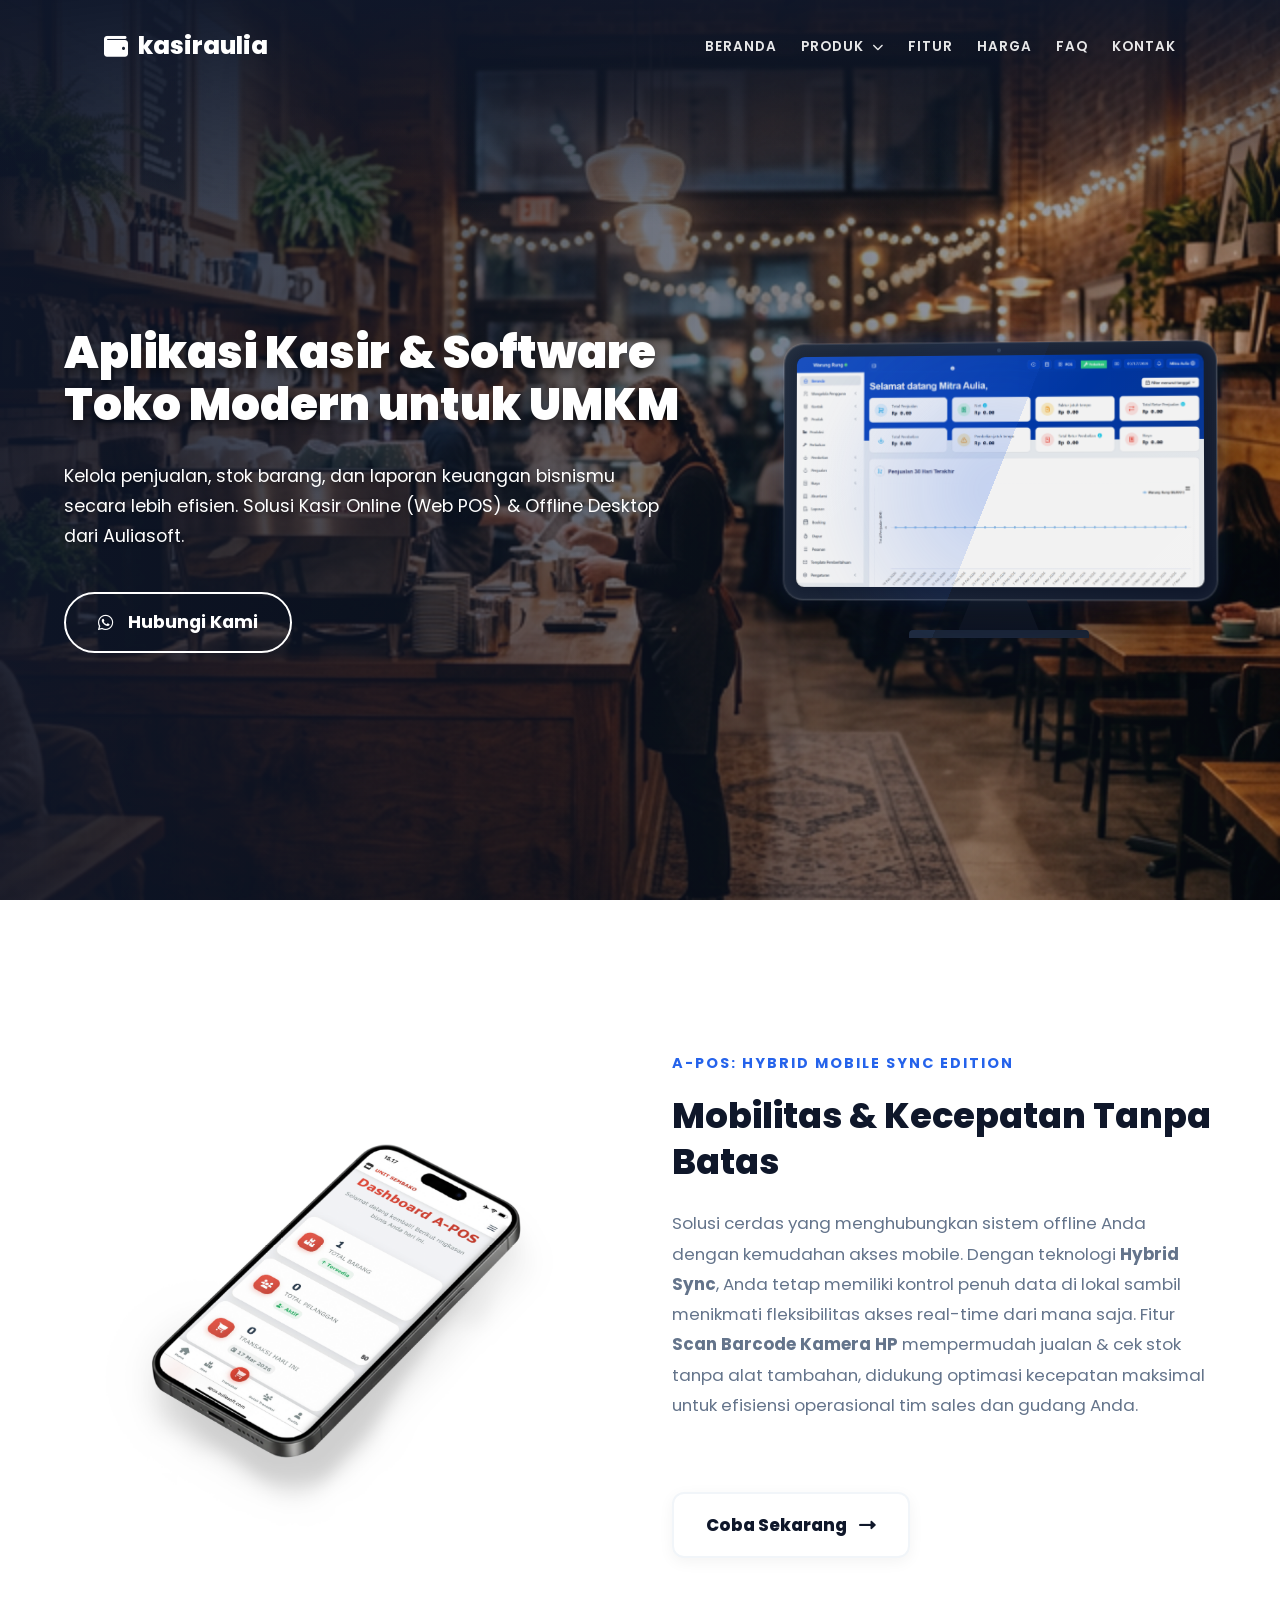
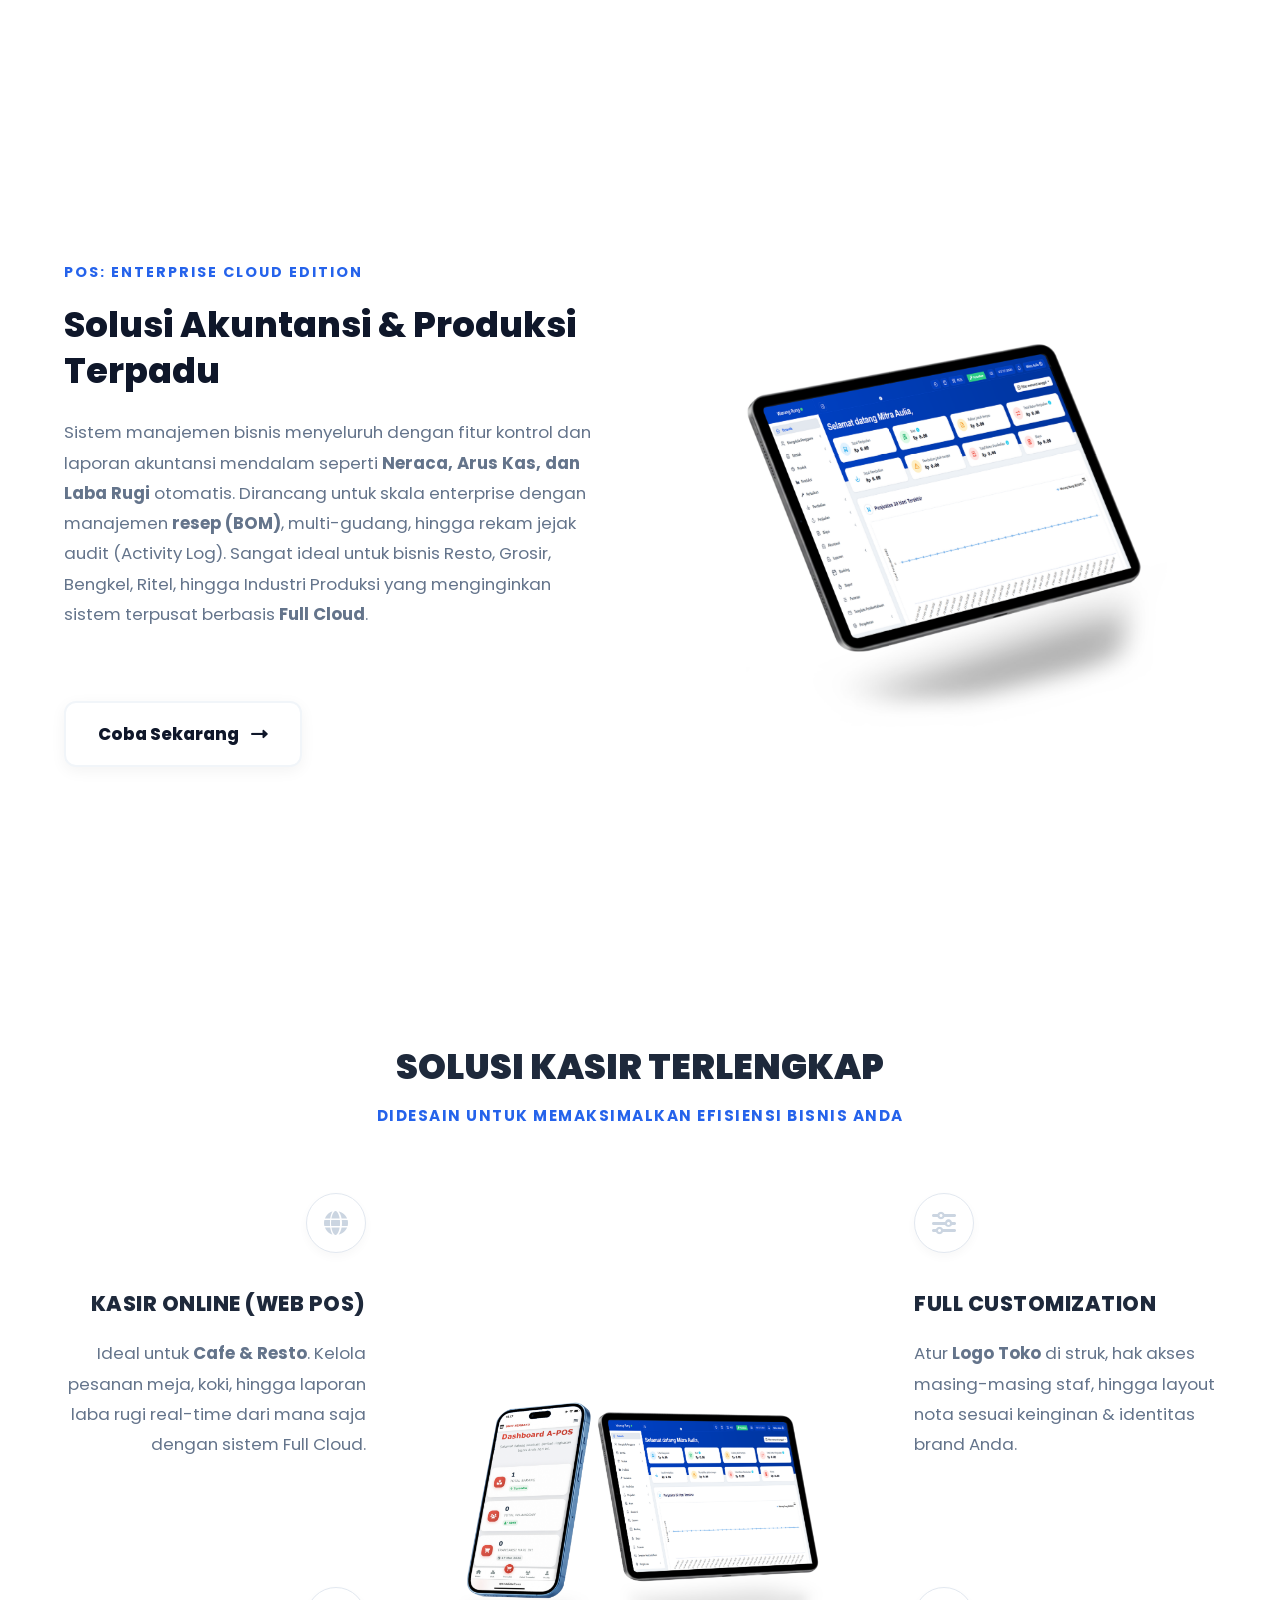
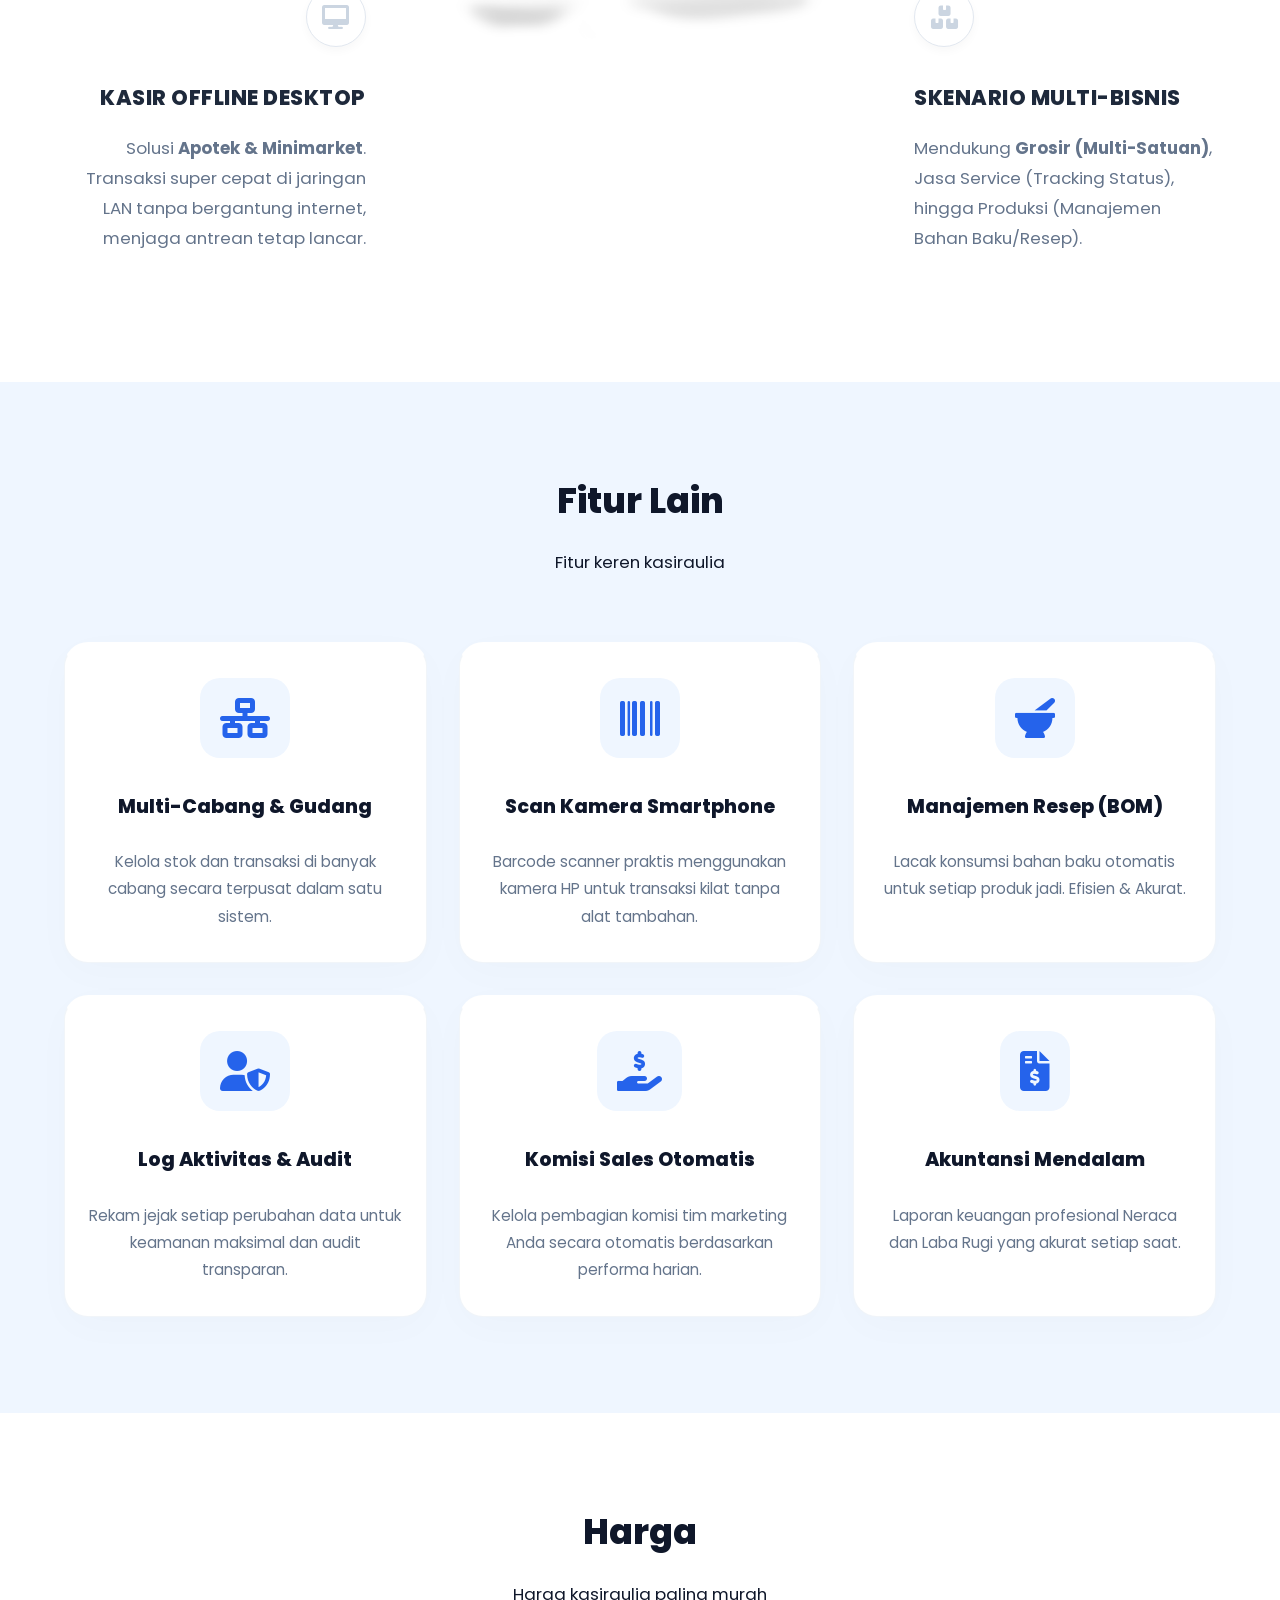
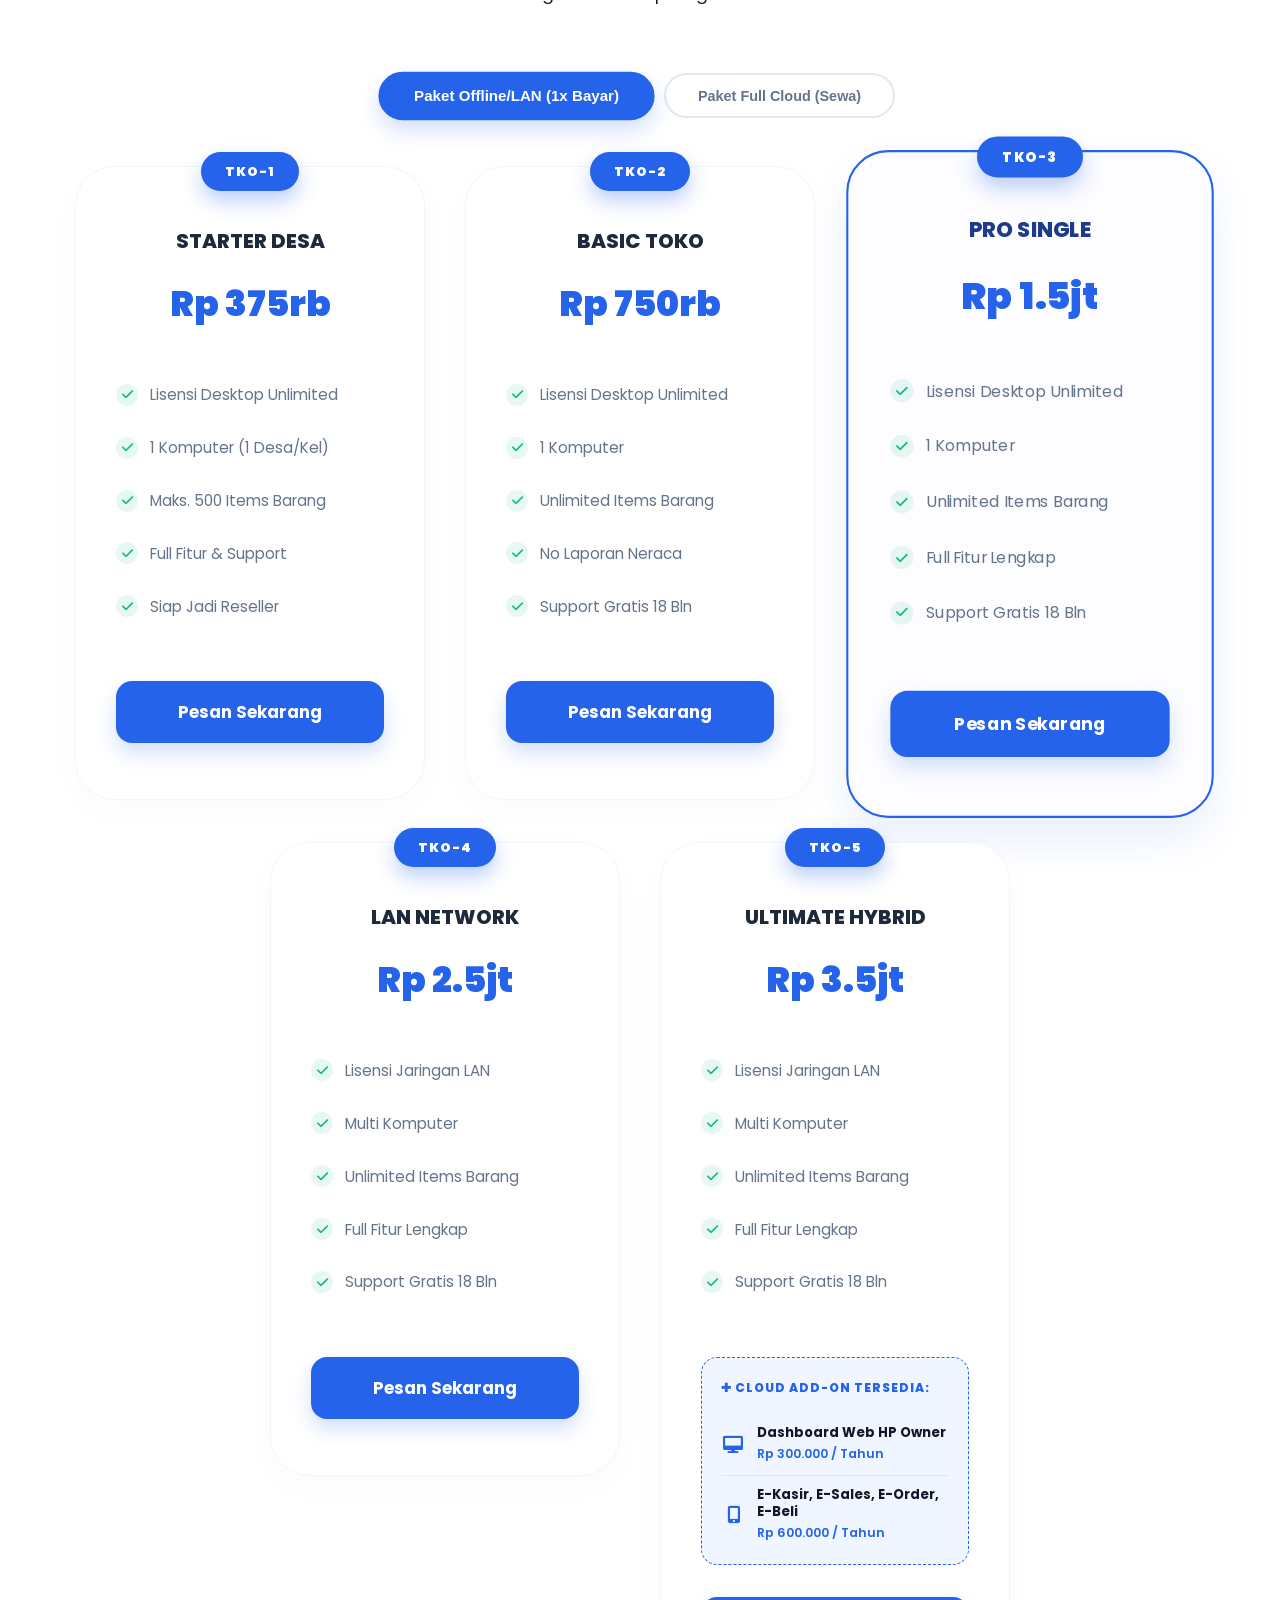
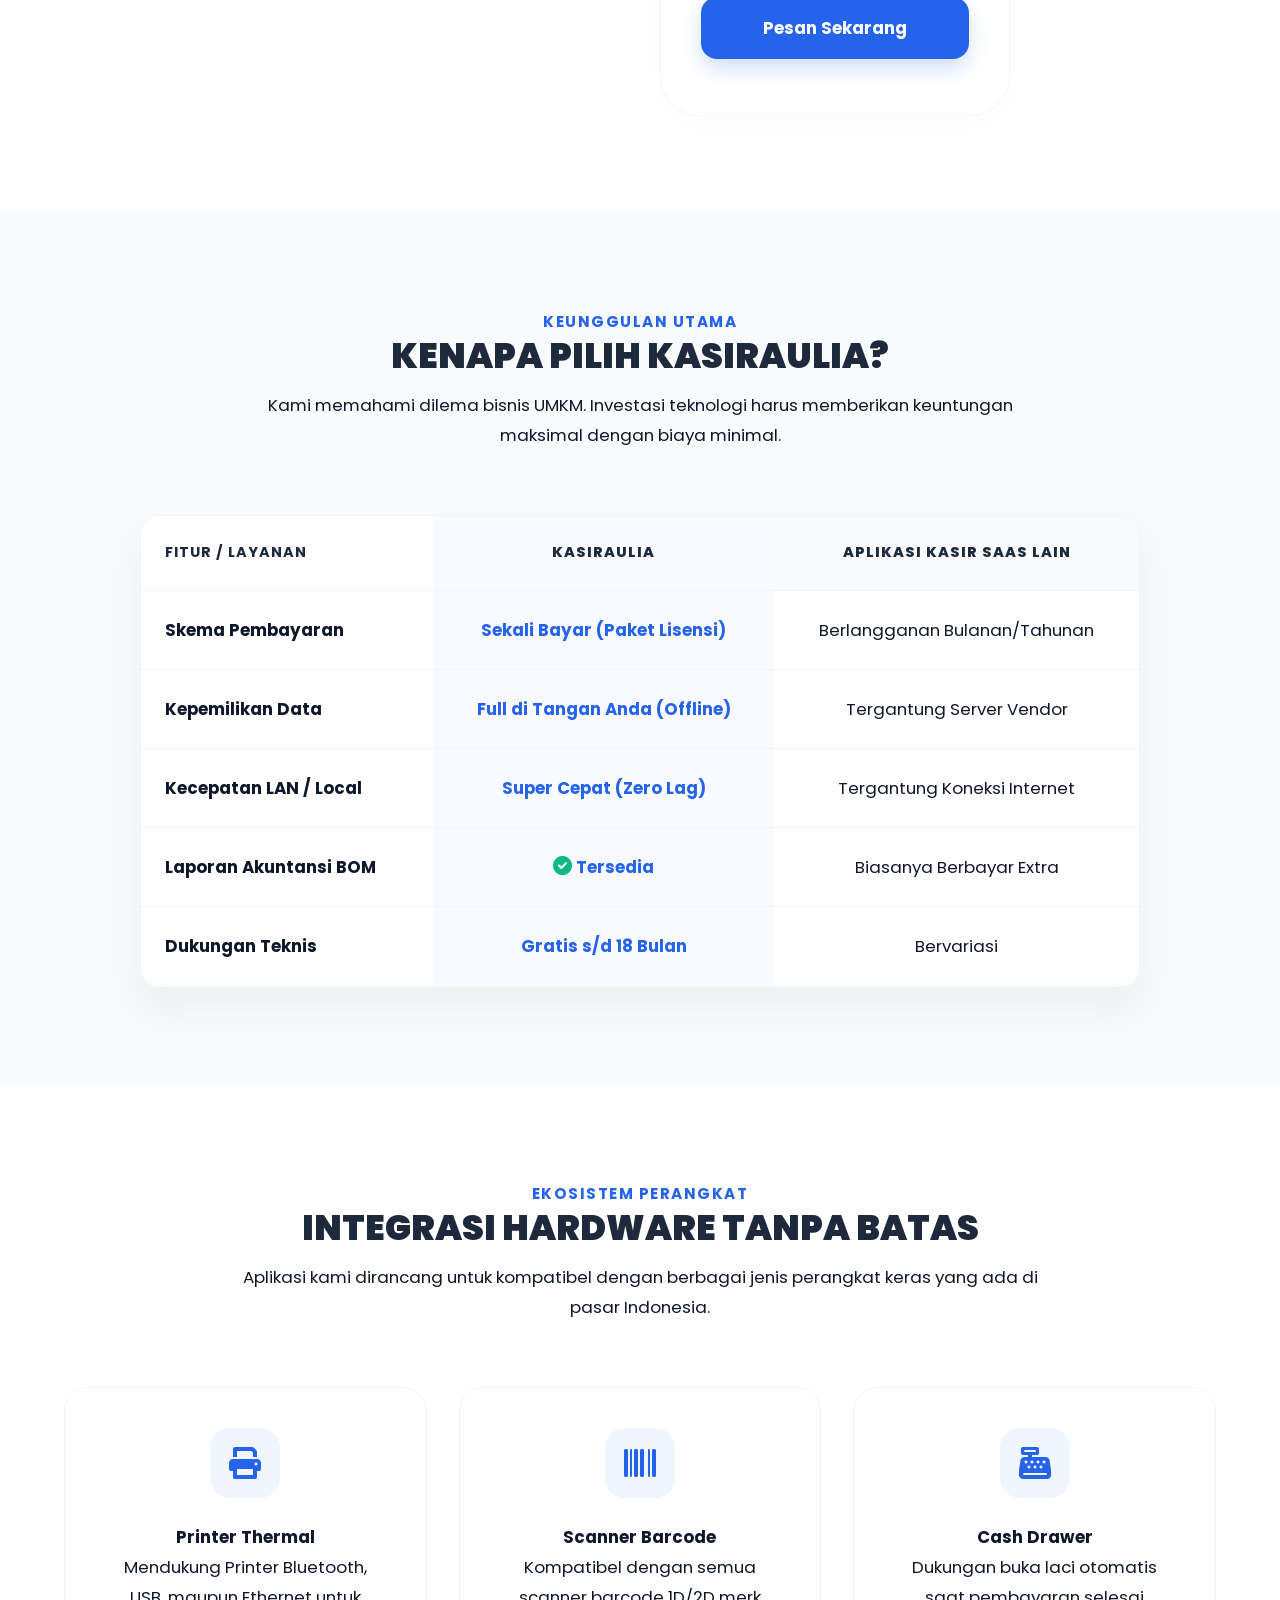
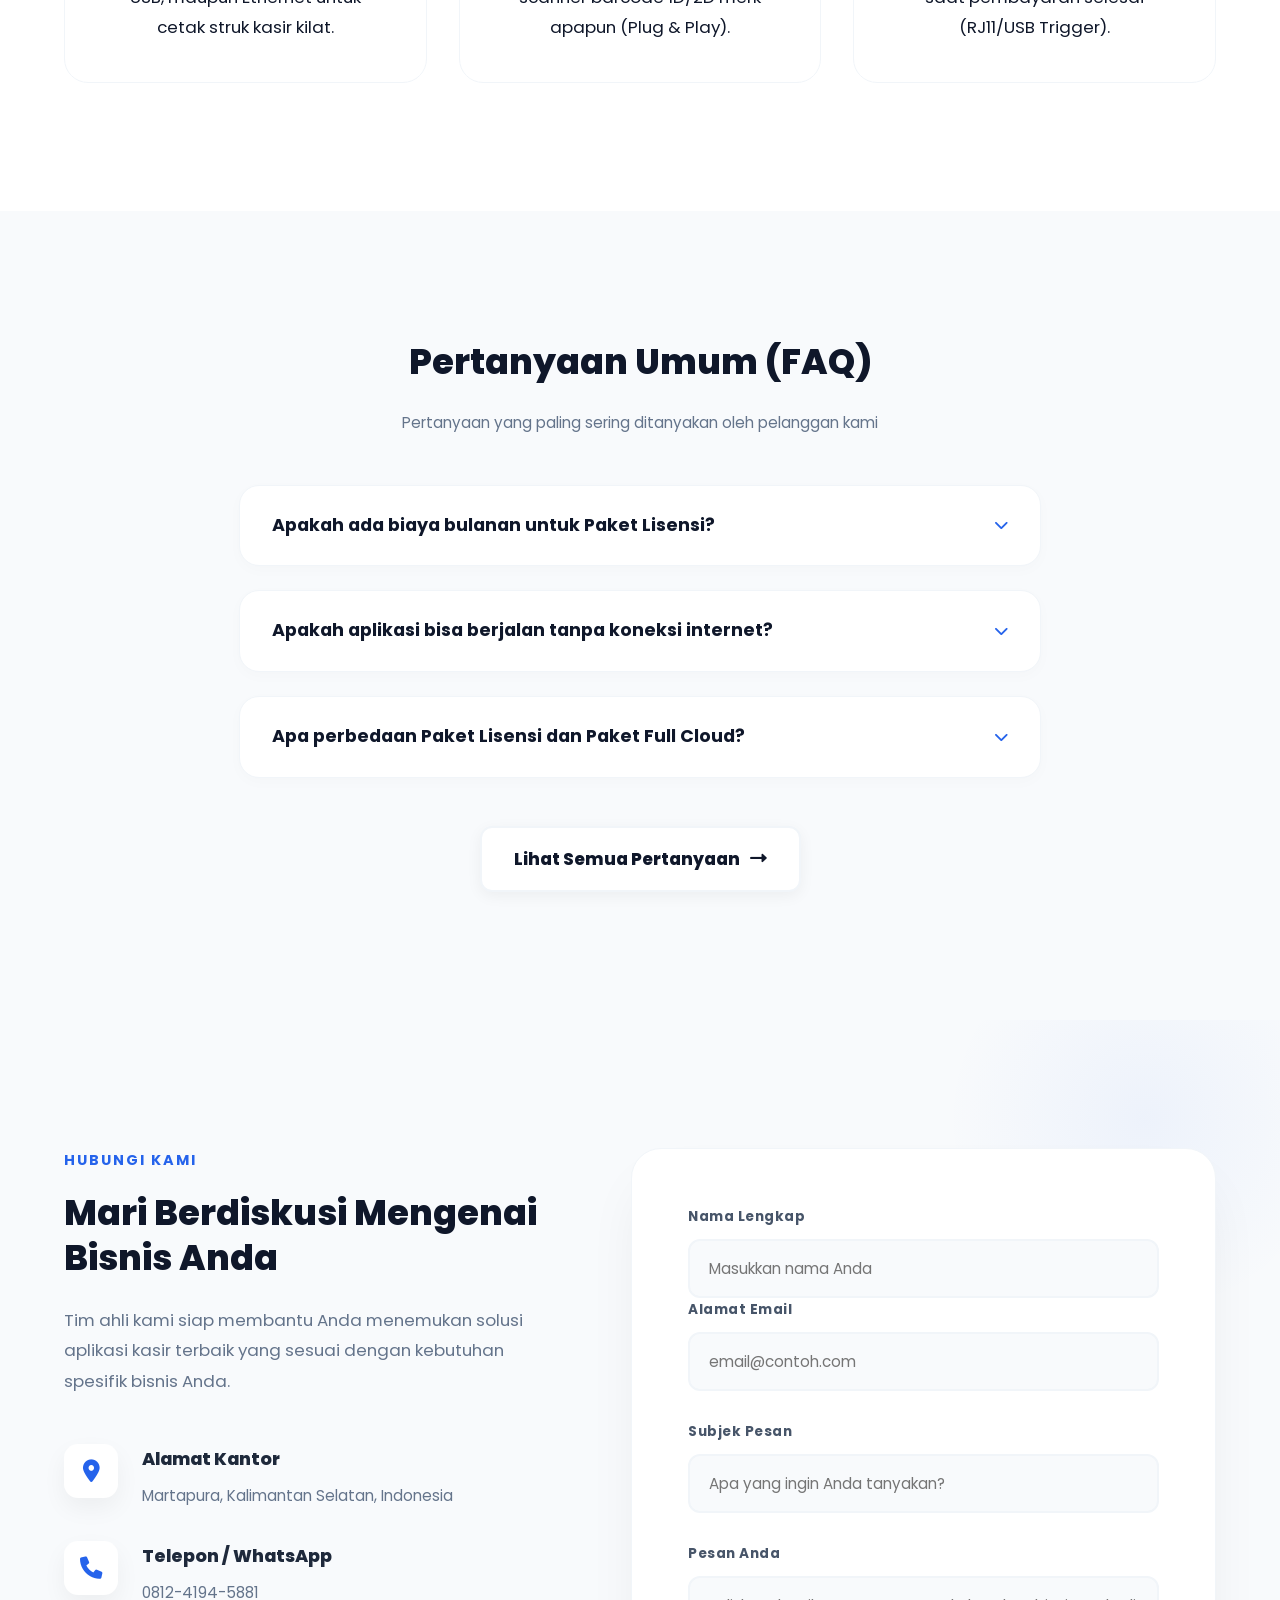
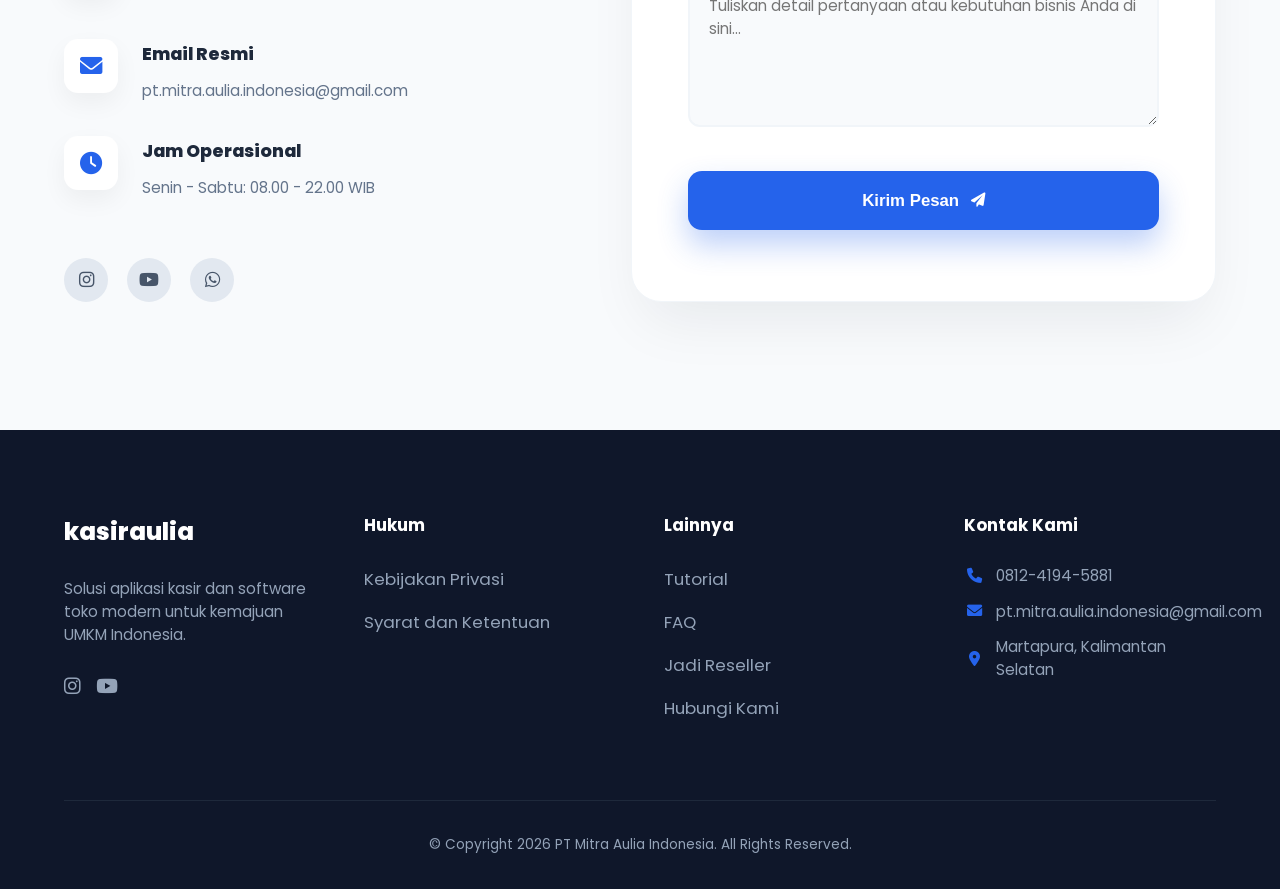
<file: index.html>
<!DOCTYPE html>
<html lang="id">

<head>
  <meta charset="UTF-8" />
  <meta name="viewport" content="width=device-width, initial-scale=1.0" />
  <title>kasiraulia - Solusi Aplikasi Kasir Toko & UMKM Modern</title>
  <meta name="description"
    content="Solusi Aplikasi Kasir No. 1: Web POS Kasir Online dan Aplikasi Toko Offline (Desktop/LAN). Kelola stok, penjualan, dan laporan keuangan UMKM dengan mudah dari Auliasoft." />
  <meta name="keywords"
    content="aplikasi kasir toko, web pos online, software toko offline, kasir umkm, aplikasi minimarket, software pos terbanyak fitur" />
  <link href="https://fonts.googleapis.com/css2?family=Poppins:wght@300;400;500;600;700;800;900&display=swap"
    rel="stylesheet" />
  <link rel="stylesheet" href="https://cdnjs.cloudflare.com/ajax/libs/font-awesome/6.0.0/css/all.min.css" />
  <link rel="stylesheet" href="css/style.css" />
</head>

<body>
  <nav class="navbar navbar-fixed-top">
    <div class="container">
      <div class="navbar-header">
        <a href="#" class="navbar-brand">
          <span class="brand-text"><i class="fas fa-wallet"></i>kasiraulia</span>
        </a>
        <div class="mobile-toggle" id="mobile-toggle">
          <i class="fas fa-bars"></i>
        </div>
      </div>

      <div class="collapse navbar-collapse" id="nav-collapse">
        <ul class="nav navbar-nav navbar-right">
          <li><a href="#home">Beranda</a></li>
          <li class="dropdown">
            <a href="#" class="dropdown-toggle" data-toggle="dropdown">Produk <i class="fas fa-chevron-down"
                style="font-size: 0.7rem;"></i></a>
            <ul class="dropdown-menu">
              <li><a href="pages/kasir-online.html">Kasir Online</a></li>
              <li><a href="pages/kasir-offline.html">Kasir Offline</a></li>
            </ul>
          </li>
          <li><a href="#fitur">Fitur</a></li>
          <li><a href="#harga">Harga</a></li>
          <li><a href="#faq">FAQ</a></li>
          <li><a href="#kontak-form">Kontak</a></li>

        </ul>
      </div>
    </div>
  </nav>

  <!-- Hero Section Redesign -->
  <section class="hero-new" id="home">
    <div class="hero-overlay"></div>
    <div class="container hero-container">
      <div class="hero-text-side">
        <h1 class="fade-in">Aplikasi Kasir & Software Toko Modern untuk UMKM</h1>
        <p class="fade-in delay-1">Kelola penjualan, stok barang, dan laporan keuangan bisnismu secara lebih efisien.
          Solusi Kasir Online (Web POS) & Offline Desktop dari Auliasoft.</p>
        <div class="hero-btns fade-in delay-2">
          <a href="https://wa.me/6281241945881" target="_blank" class="btn-playstore">
            <i class="fab fa-whatsapp"></i>
            <span>Hubungi Kami</span>
          </a>
        </div>
      </div>
      <div class="hero-mockup-side fade-in delay-3">
        <div class="hero-mockup-hero">
          <div class="premium-monitor">
            <div class="monitor-bezel">
              <div class="monitor-sensor"></div>
              <div class="monitor-screen">
                <img src="img/overview.png" alt="Solusi Terpadu Auliasoft Overview" class="mockup-single">
                <div class="screen-glare"></div>
              </div>
            </div>
            <div class="monitor-stand"></div>
            <div class="monitor-base"></div>
            <div class="ambient-glow"></div>
          </div>
        </div>
      </div>
    </div>
  </section>

  <!-- Upgrade Bisnismu -->
  <section id="upgrade" class="split-section">
    <div class="container-flex">
      <div class="content-half fade-in">
        <div class="image-wrapper">
          <img src="img/angled-phone.png" alt="Software Kasir Android Terbaik" class="mockup-isometric" loading="lazy">
        </div>
      </div>
      <div class="content-half fade-in">
        <span class="section-subtitle">A-POS: Hybrid Mobile Sync Edition</span>
        <h2 class="section-title">Mobilitas & Kecepatan Tanpa Batas</h2>
        <p>Solusi cerdas yang menghubungkan sistem offline Anda dengan kemudahan akses mobile. Dengan teknologi
          <strong>Hybrid Sync</strong>, Anda tetap memiliki kontrol penuh data di lokal sambil menikmati fleksibilitas
          akses real-time dari mana saja. Fitur <strong>Scan Barcode Kamera HP</strong> mempermudah jualan & cek stok
          tanpa alat tambahan, didukung optimasi kecepatan maksimal untuk efisiensi operasional tim sales dan gudang
          Anda.
        </p>
        <a href="pages/kasir-online.html" class="btn-simple">Coba Sekarang <i
            class="fas fa-long-arrow-alt-right"></i></a>
      </div>
    </div>
  </section>

  <!-- Cocok Untuk -->
  <section id="cocok-untuk" class="split-section" style="background: white;">
    <div class="container-flex">
      <div class="content-half fade-in">
        <span class="section-subtitle">POS: Enterprise Cloud Edition</span>
        <h2 class="section-title">Solusi Akuntansi & Produksi Terpadu</h2>
        <p>Sistem manajemen bisnis menyeluruh dengan fitur kontrol dan laporan akuntansi mendalam seperti
          <strong>Neraca, Arus Kas, dan Laba Rugi</strong> otomatis. Dirancang untuk skala enterprise dengan manajemen
          <strong>resep (BOM)</strong>, multi-gudang, hingga rekam jejak audit (Activity Log). Sangat ideal untuk bisnis
          Resto, Grosir, Bengkel, Ritel, hingga Industri Produksi yang menginginkan sistem terpusat berbasis
          <strong>Full Cloud</strong>.
        </p>
        <a href="pages/kasir-online.html" class="btn-simple">Coba Sekarang <i
            class="fas fa-long-arrow-alt-right"></i></a>
      </div>
      <div class="content-half fade-in">
        <div class="image-wrapper">
          <img src="img/tablet-mockup.png" alt="Solusi POS Enterprise Cloud Auliasoft" class="mockup-tablet"
            loading="lazy">
        </div>
      </div>
    </div>
  </section>

  <!-- Fitur Utama Redesign -->
  <section id="fitur" class="features-center-layout">
    <div class="container">
      <div class="features-header">
        <h2 class="title-bold">SOLUSI KASIR TERLENGKAP</h2>
        <p class="subtitle-blue">Didesain untuk Memaksimalkan Efisiensi Bisnis Anda</p>
      </div>

      <div class="features-symmetric-grid">
        <!-- Left Side Features -->
        <div class="features-side left-align">
          <div class="feature-item-alt">
            <div class="fi-icon"><i class="fas fa-globe"></i></div>
            <div class="fi-text">
              <h4>KASIR ONLINE (WEB POS)</h4>
              <p>Ideal untuk <strong>Cafe & Resto</strong>. Kelola pesanan meja, koki, hingga laporan laba rugi
                real-time dari mana saja dengan sistem Full Cloud.</p>
            </div>
          </div>
          <div class="feature-item-alt">
            <div class="fi-icon"><i class="fas fa-desktop"></i></div>
            <div class="fi-text">
              <h4>KASIR OFFLINE DESKTOP</h4>
              <p>Solusi <strong>Apotek & Minimarket</strong>. Transaksi super cepat di jaringan LAN tanpa bergantung
                internet, menjaga antrean tetap lancar.</p>
            </div>
          </div>
        </div>

        <!-- Center Mockup Laptop -->
        <div class="features-mockup">
          <div class="image-wrapper">
            <img src="img/phone-tablet.png" alt="Solusi Kasir Hybrid Auliasoft" class="mockup-tablet" loading="lazy">
          </div>
        </div>

        <!-- Right Side Features -->
        <div class="features-side right-align">
          <div class="feature-item-alt">
            <div class="fi-icon"><i class="fas fa-sliders"></i></div>
            <div class="fi-text">
              <h4>FULL CUSTOMIZATION</h4>
              <p>Atur <strong>Logo Toko</strong> di struk, hak akses masing-masing staf, hingga layout nota sesuai
                keinginan & identitas brand Anda.</p>
            </div>
          </div>
          <div class="feature-item-alt">
            <div class="fi-icon"><i class="fas fa-boxes-stacked"></i></div>
            <div class="fi-text">
              <h4>SKENARIO MULTI-BISNIS</h4>
              <p>Mendukung <strong>Grosir (Multi-Satuan)</strong>, Jasa Service (Tracking Status), hingga Produksi
                (Manajemen Bahan Baku/Resep).</p>
            </div>
          </div>
        </div>
      </div>
    </div>
  </section>

  <!-- Fitur Lain -->
  <section id="fitur-lain" style="background: var(--bg-blue-light);">
    <h2 class="section-title" style="text-align: center;">Fitur Lain</h2>
    <p style="text-align: center; margin-bottom: 4rem;">Fitur keren kasiraulia</p>
    <div class="features-grid small-features">
      <div class="feature-card">
        <i class="fas fa-network-wired"></i>
        <h4>Multi-Cabang &amp; Gudang</h4>
        <p>Kelola stok dan transaksi di banyak cabang secara terpusat dalam satu sistem.</p>
      </div>
      <div class="feature-card">
        <i class="fas fa-barcode"></i>
        <h4>Scan Kamera Smartphone</h4>
        <p>Barcode scanner praktis menggunakan kamera HP untuk transaksi kilat tanpa alat tambahan.</p>
      </div>
      <div class="feature-card">
        <i class="fas fa-mortar-pestle"></i>
        <h4>Manajemen Resep (BOM)</h4>
        <p>Lacak konsumsi bahan baku otomatis untuk setiap produk jadi. Efisien & Akurat.</p>
      </div>
      <div class="feature-card">
        <i class="fas fa-user-shield"></i>
        <h4>Log Aktivitas & Audit</h4>
        <p>Rekam jejak setiap perubahan data untuk keamanan maksimal dan audit transparan.</p>
      </div>
      <div class="feature-card">
        <i class="fas fa-hand-holding-dollar"></i>
        <h4>Komisi Sales Otomatis</h4>
        <p>Kelola pembagian komisi tim marketing Anda secara otomatis berdasarkan performa harian.</p>
      </div>
      <div class="feature-card">
        <i class="fas fa-file-invoice-dollar"></i>
        <h4>Akuntansi Mendalam</h4>
        <p>Laporan keuangan profesional Neraca dan Laba Rugi yang akurat setiap saat.</p>
      </div>
    </div>
  </section>

  <!-- Harga Section -->
  <section id="harga">
    <div class="container">
      <h2 class="section-title" style="text-align: center;">Harga</h2>
      <p style="text-align: center; margin-bottom: 4rem;">Harga kasiraulia paling murah</p>

      <div class="pricing-tabs">
        <button class="tab-btn active" data-target="lisensi">Paket Offline/LAN (1x Bayar)</button>
        <button class="tab-btn" data-target="cloud">Paket Full Cloud (Sewa)</button>
      </div>

      <!-- Tab Lisensi -->
      <div class="pricing-content active pricing-grid" id="lisensi">
        <div class="price-card">
          <div class="popular-badge">TKO-1</div>
          <h3>STARTER DESA</h3>
          <div class="price-amount">Rp 375rb</div>
          <ul class="price-features">
            <li>Lisensi Desktop Unlimited</li>
            <li>1 Komputer (1 Desa/Kel)</li>
            <li>Maks. 500 Items Barang</li>
            <li>Full Fitur & Support</li>
            <li>Siap Jadi Reseller</li>
          </ul>
          <a href="https://wa.me/6281241945881" class="btn-action">Pesan Sekarang</a>
        </div>

        <div class="price-card">
          <div class="popular-badge">TKO-2</div>
          <h3>BASIC TOKO</h3>
          <div class="price-amount">Rp 750rb</div>
          <ul class="price-features">
            <li>Lisensi Desktop Unlimited</li>
            <li>1 Komputer</li>
            <li>Unlimited Items Barang</li>
            <li>No Laporan Neraca</li>
            <li>Support Gratis 18 Bln</li>
          </ul>
          <a href="https://wa.me/6281241945881" class="btn-action">Pesan Sekarang</a>
        </div>

        <div class="price-card featured" style="border-color: #2563eb;">
          <div class="popular-badge">TKO-3</div>
          <h3 style="color: #1e3a8a;">PRO SINGLE</h3>
          <div class="price-amount" style="color: #2563eb;">Rp 1.5jt</div>
          <ul class="price-features">
            <li>Lisensi Desktop Unlimited</li>
            <li>1 Komputer</li>
            <li>Unlimited Items Barang</li>
            <li>Full Fitur Lengkap</li>
            <li>Support Gratis 18 Bln</li>
          </ul>
          <a href="https://wa.me/6281241945881" class="btn-action" style="background: #2563eb;">Pesan Sekarang</a>
        </div>

        <div class="price-card">
          <div class="popular-badge">TKO-4</div>
          <h3>LAN NETWORK</h3>
          <div class="price-amount">Rp 2.5jt</div>
          <ul class="price-features">
            <li>Lisensi Jaringan LAN</li>
            <li>Multi Komputer</li>
            <li>Unlimited Items Barang</li>
            <li>Full Fitur Lengkap</li>
            <li>Support Gratis 18 Bln</li>
          </ul>
          <a href="https://wa.me/6281241945881" class="btn-action">Pesan Sekarang</a>
        </div>

        <div class="price-card">
          <div class="popular-badge">TKO-5</div>
          <h3>ULTIMATE HYBRID</h3>
          <div class="price-amount">Rp 3.5jt</div>
          <ul class="price-features">
            <li>Lisensi Jaringan LAN</li>
            <li>Multi Komputer</li>
            <li>Unlimited Items Barang</li>
            <li>Full Fitur Lengkap</li>
            <li>Support Gratis 18 Bln</li>
          </ul>
          <div class="addon-section">
            <p class="addon-label">✚ Cloud Add-on Tersedia:</p>
            <div class="addon-item">
              <i class="fas fa-desktop"></i>
              <div>
                <strong>Dashboard Web HP Owner</strong>
                <span>Rp 300.000 / Tahun</span>
              </div>
            </div>
            <div class="addon-item">
              <i class="fas fa-mobile-screen-button"></i>
              <div>
                <strong>E-Kasir, E-Sales, E-Order, E-Beli</strong>
                <span>Rp 600.000 / Tahun</span>
              </div>
            </div>
          </div>
          <a href="https://wa.me/6281241945881" class="btn-action">Pesan Sekarang</a>
        </div>
      </div>

      <!-- Tab Cloud Info -->
      <div class="pricing-content pricing-grid" id="cloud">
        <div class="price-card">
          <div class="popular-badge">TKO-6</div>
          <h3>CLOUD STARTER</h3>
          <div class="price-amount">Rp 50rb<span>/bln</span></div>
          <ul class="price-features">
            <li>Full Web Full Cloud</li>
            <li>Maks. 500 Items Barang</li>
            <li>Akses PC, HP, Tablet</li>
            <li>Data Aman di Server</li>
            <li>Support Online</li>
          </ul>
          <a href="https://wa.me/6281241945881" class="btn-action">Sewa Sekarang</a>
        </div>
        <div class="price-card featured">
          <div class="popular-badge">TKO-7</div>
          <h3>CLOUD UNLIMITED</h3>
          <div class="price-amount">Rp 150rb<span>/bln</span></div>
          <ul class="price-features">
            <li>Full Web Full Cloud</li>
            <li>Unlimited Items Barang</li>
            <li>Akses PC, HP, Tablet</li>
            <li>Laporan Real-time 24/7</li>
            <li>Prioritas Support</li>
          </ul>
          <a href="https://wa.me/6281241945881" class="btn-action">Sewa Sekarang</a>
        </div>
      </div>

  </section>

  <!-- Kenapa Kasiraulia? (Kategori 10: Competitors) -->
  <section id="kenapa-kami" style="background: #f8fafc;">
    <div class="container text-center">
      <span class="subtitle-blue">KEUNGGULAN UTAMA</span>
      <h2 class="title-bold">KENAPA PILIH KASIRAULIA?</h2>
      <p style="max-width: 800px; margin: 0 auto 3rem;">Kami memahami dilema bisnis UMKM. Investasi teknologi harus
        memberikan keuntungan maksimal dengan biaya minimal.</p>

      <div class="comparison-container">
        <table class="comp-table">
          <thead>
            <tr>
              <th>Fitur / Layanan</th>
              <th class="active-col">KASIRAULIA</th>
              <th>Aplikasi Kasir SaaS Lain</th>
            </tr>
          </thead>
          <tbody>
            <tr>
              <td>Skema Pembayaran</td>
              <td class="active-col">Sekali Bayar (Paket Lisensi)</td>
              <td>Berlangganan Bulanan/Tahunan</td>
            </tr>
            <tr>
              <td>Kepemilikan Data</td>
              <td class="active-col">Full di Tangan Anda (Offline)</td>
              <td>Tergantung Server Vendor</td>
            </tr>
            <tr>
              <td>Kecepatan LAN / Local</td>
              <td class="active-col">Super Cepat (Zero Lag)</td>
              <td>Tergantung Koneksi Internet</td>
            </tr>
            <tr>
              <td>Laporan Akuntansi BOM</td>
              <td class="active-col"><i class="fas fa-check-circle icon-check"></i> Tersedia</td>
              <td>Biasanya Berbayar Extra</td>
            </tr>
            <tr>
              <td>Dukungan Teknis</td>
              <td class="active-col">Gratis s/d 18 Bulan</td>
              <td>Bervariasi</td>
            </tr>
          </tbody>
        </table>
      </div>
    </div>
  </section>

  <!-- Dukungan Hardware (Kategori 11: Complementary Products) -->
  <section id="hardware">
    <div class="container text-center">
      <span class="subtitle-blue">EKOSISTEM PERANGKAT</span>
      <h2 class="title-bold">INTEGRASI HARDWARE TANPA BATAS</h2>
      <p style="max-width: 800px; margin: 0 auto;">Aplikasi kami dirancang untuk kompatibel dengan berbagai jenis
        perangkat keras yang ada di pasar Indonesia.</p>

      <div class="hw-grid">
        <div class="hw-card">
          <div class="hw-icon"><i class="fas fa-print"></i></div>
          <h4>Printer Thermal</h4>
          <p>Mendukung Printer Bluetooth, USB, maupun Ethernet untuk cetak struk kasir kilat.</p>
        </div>
        <div class="hw-card">
          <div class="hw-icon"><i class="fas fa-barcode"></i></div>
          <h4>Scanner Barcode</h4>
          <p>Kompatibel dengan semua scanner barcode 1D/2D merk apapun (Plug & Play).</p>
        </div>
        <div class="hw-card">
          <div class="hw-icon"><i class="fas fa-cash-register"></i></div>
          <h4>Cash Drawer</h4>
          <p>Dukungan buka laci otomatis saat pembayaran selesai (RJ11/USB Trigger).</p>
        </div>
      </div>
    </div>
  </section>

  <!-- FAQ Preview Section -->
  <section id="faq">
    <div class="container container-faq">
      <h2 class="section-title text-center">Pertanyaan Umum (FAQ)</h2>
      <p style="text-align: center; color: var(--text-muted); margin-bottom: 3rem; font-size: 0.95rem;">Pertanyaan yang
        paling sering ditanyakan oleh pelanggan kami</p>
      <div class="faq-accordion">
        <details>
          <summary>
            Apakah ada biaya bulanan untuk Paket Lisensi?
            <i class="fas fa-chevron-down"></i>
          </summary>
          <p>Tidak ada. Paket Lisensi (TKO-1 hingga TKO-5) adalah sistem "Sekali Bayar" untuk lisensi selamanya. Anda
            hanya perlu membayar biaya tambahan jika ingin berlangganan layanan Cloud Add-on tahunan.</p>
        </details>
        <details>
          <summary>
            Apakah aplikasi bisa berjalan tanpa koneksi internet?
            <i class="fas fa-chevron-down"></i>
          </summary>
          <p>Ya, untuk paket Lisensi Offline/LAN, aplikasi berjalan sepenuhnya secara lokal. Internet hanya dibutuhkan
            saat aktivasi pertama kali atau jika Anda menggunakan fitur Cloud Add-on.</p>
        </details>
        <details>
          <summary>
            Apa perbedaan Paket Lisensi dan Paket Full Cloud?
            <i class="fas fa-chevron-down"></i>
          </summary>
          <p>Paket Lisensi (TKO 1-5) adalah bayar sekali, berjalan di komputer lokal Anda. Paket Cloud (TKO 6-7) adalah
            sewa bulanan, berbasis web penuh dan bisa diakses dari mana saja menggunakan HP, laptop, atau tablet.</p>
        </details>
      </div>

      <!-- CTA to Full FAQ Page -->
      <div style="text-align: center; margin-top: 3rem;">
        <a href="pages/faq.html" class="btn-simple"
          style="display: inline-flex; align-items: center; gap: 10px; margin: 0 auto;">
          Lihat Semua Pertanyaan <i class="fas fa-long-arrow-alt-right"></i>
        </a>
      </div>
    </div>
  </section>

  <!-- Kontak Form Section Redesign -->
  <section id="kontak-form">
    <div class="container">
      <div class="contact-wrapper">
        <!-- Left Side: Contact Info -->
        <div class="contact-info">
          <span class="section-subtitle">Hubungi Kami</span>
          <h2 class="section-title">Mari Berdiskusi Mengenai Bisnis Anda</h2>
          <p class="contact-description">Tim ahli kami siap membantu Anda menemukan solusi aplikasi kasir terbaik yang
            sesuai dengan kebutuhan spesifik bisnis Anda.</p>

          <div class="info-items">
            <div class="info-item">
              <div class="info-icon"><i class="fas fa-location-dot"></i></div>
              <div class="info-text">
                <h4>Alamat Kantor</h4>
                <p>Martapura, Kalimantan Selatan, Indonesia</p>
              </div>
            </div>
            <div class="info-item">
              <div class="info-icon"><i class="fas fa-phone"></i></div>
              <div class="info-text">
                <h4>Telepon / WhatsApp</h4>
                <p>0812-4194-5881</p>
              </div>
            </div>
            <div class="info-item">
              <div class="info-icon"><i class="fas fa-envelope"></i></div>
              <div class="info-text">
                <h4>Email Resmi</h4>
                <p>pt.mitra.aulia.indonesia@gmail.com</p>
              </div>
            </div>
            <div class="info-item">
              <div class="info-icon"><i class="fas fa-clock"></i></div>
              <div class="info-text">
                <h4>Jam Operasional</h4>
                <p>Senin - Sabtu: 08.00 - 22.00 WIB</p>
              </div>
            </div>
          </div>

          <div class="social-links-contact">
            <a href="https://www.instagram.com/auliasoft/" target="_blank"><i class="fab fa-instagram"></i></a>
            <a href="https://www.youtube.com/@auliasoftchannel3554" target="_blank"><i class="fab fa-youtube"></i></a>
            <a href="https://wa.me/6281241945881" target="_blank"><i class="fab fa-whatsapp"></i></a>
          </div>
        </div>

        <!-- Right Side: Contact Form -->
        <div class="contact-form-container">
          <form class="premium-contact-form">
            <div class="form-row">
              <div class="form-group-alt">
                <label>Nama Lengkap</label>
                <input type="text" placeholder="Masukkan nama Anda" required>
              </div>
              <div class="form-group-alt">
                <label>Alamat Email</label>
                <input type="email" placeholder="email@contoh.com" required>
              </div>
            </div>
            <div class="form-group-alt">
              <label>Subjek Pesan</label>
              <input type="text" placeholder="Apa yang ingin Anda tanyakan?" required>
            </div>
            <div class="form-group-alt">
              <label>Pesan Anda</label>
              <textarea placeholder="Tuliskan detail pertanyaan atau kebutuhan bisnis Anda di sini..." rows="5"
                required></textarea>
            </div>
            <button type="submit" class="btn-primary-glow">
              <span>Kirim Pesan</span>
              <i class="fas fa-paper-plane"></i>
            </button>
          </form>
        </div>
      </div>
    </div>
  </section>


  <!-- Footer / Kontak -->
  <footer id="kontak">
    <div class="footer-grid">
      <div class="footer-section">
        <h4 style="color: white; font-weight: 800; font-size: 1.5rem;">kasiraulia</h4>
        <p>Solusi aplikasi kasir dan software toko modern untuk kemajuan UMKM Indonesia.</p>
        <div class="social-icons" style="margin-top: 1.5rem;">
          <a href="https://www.instagram.com/auliasoft/"><i class="fab fa-instagram"></i></a>
          <a href="https://www.youtube.com/@auliasoftchannel3554"><i class="fab fa-youtube"></i></a>
        </div>
      </div>
      <div class="footer-section">
        <h4>Hukum</h4>
        <ul class="footer-links">
          <li><a href="pages/kebijakan-privasi.html">Kebijakan Privasi</a></li>
          <li><a href="pages/syarat-ketentuan.html">Syarat dan Ketentuan</a></li>
        </ul>
      </div>
      <div class="footer-section">
        <h4>Lainnya</h4>
        <ul class="footer-links">
          <li><a href="https://panduan.auliasoft.com/" target="_blank">Tutorial</a></li>
          <li><a href="pages/faq.html">FAQ</a></li>
          <li><a href="#">Jadi Reseller</a></li>
          <li><a href="#kontak-form">Hubungi Kami</a></li>
        </ul>
      </div>
      <div class="footer-section">
        <h4>Kontak Kami</h4>
        <p><i class="fas fa-phone"></i> 0812-4194-5881</p>
        <p><i class="fas fa-envelope"></i>pt.mitra.aulia.indonesia@gmail.com</p>
        <p><i class="fas fa-location-dot"></i> Martapura, Kalimantan Selatan</p>
      </div>
    </div>
    <div class="footer-bottom">
      <p>&copy; Copyright 2026 PT Mitra Aulia Indonesia. All Rights Reserved.</p>
    </div>
  </footer>

  <script src="js/script.js"></script>
</body>

</html>
</file>
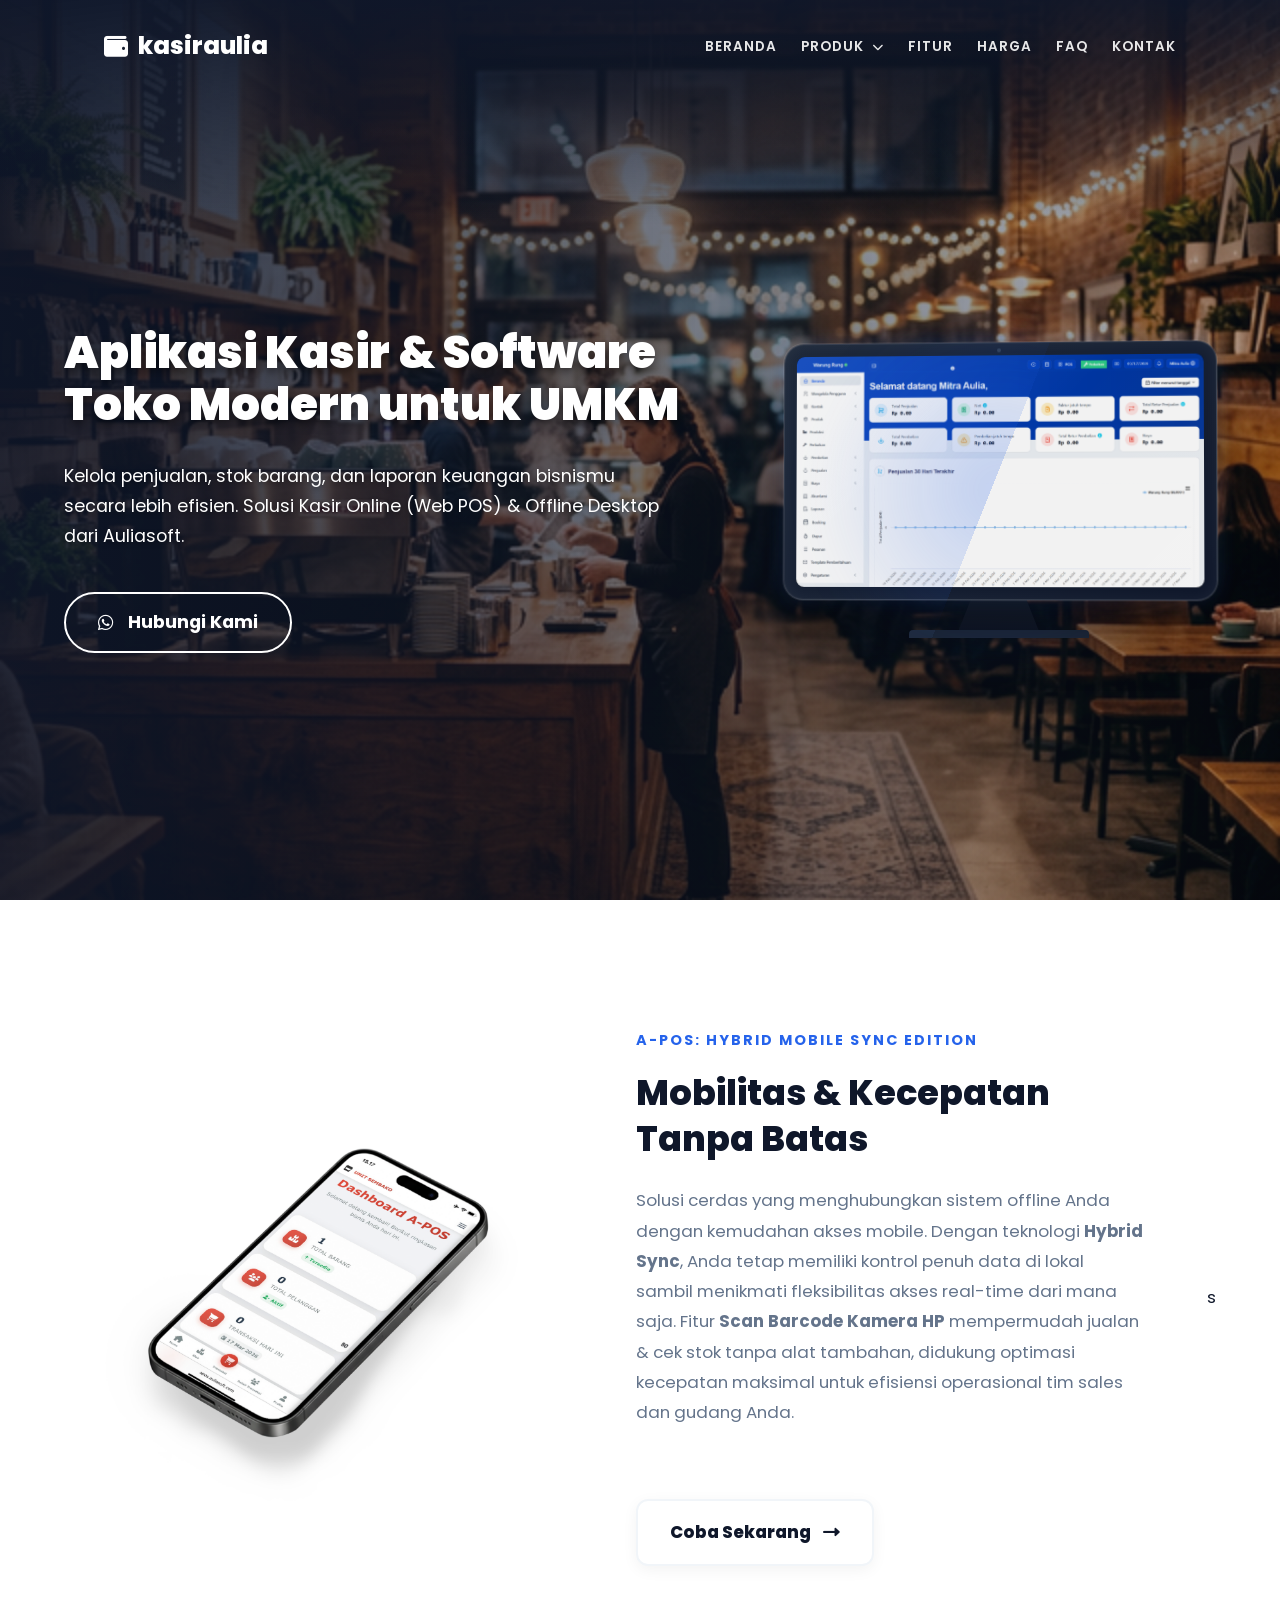
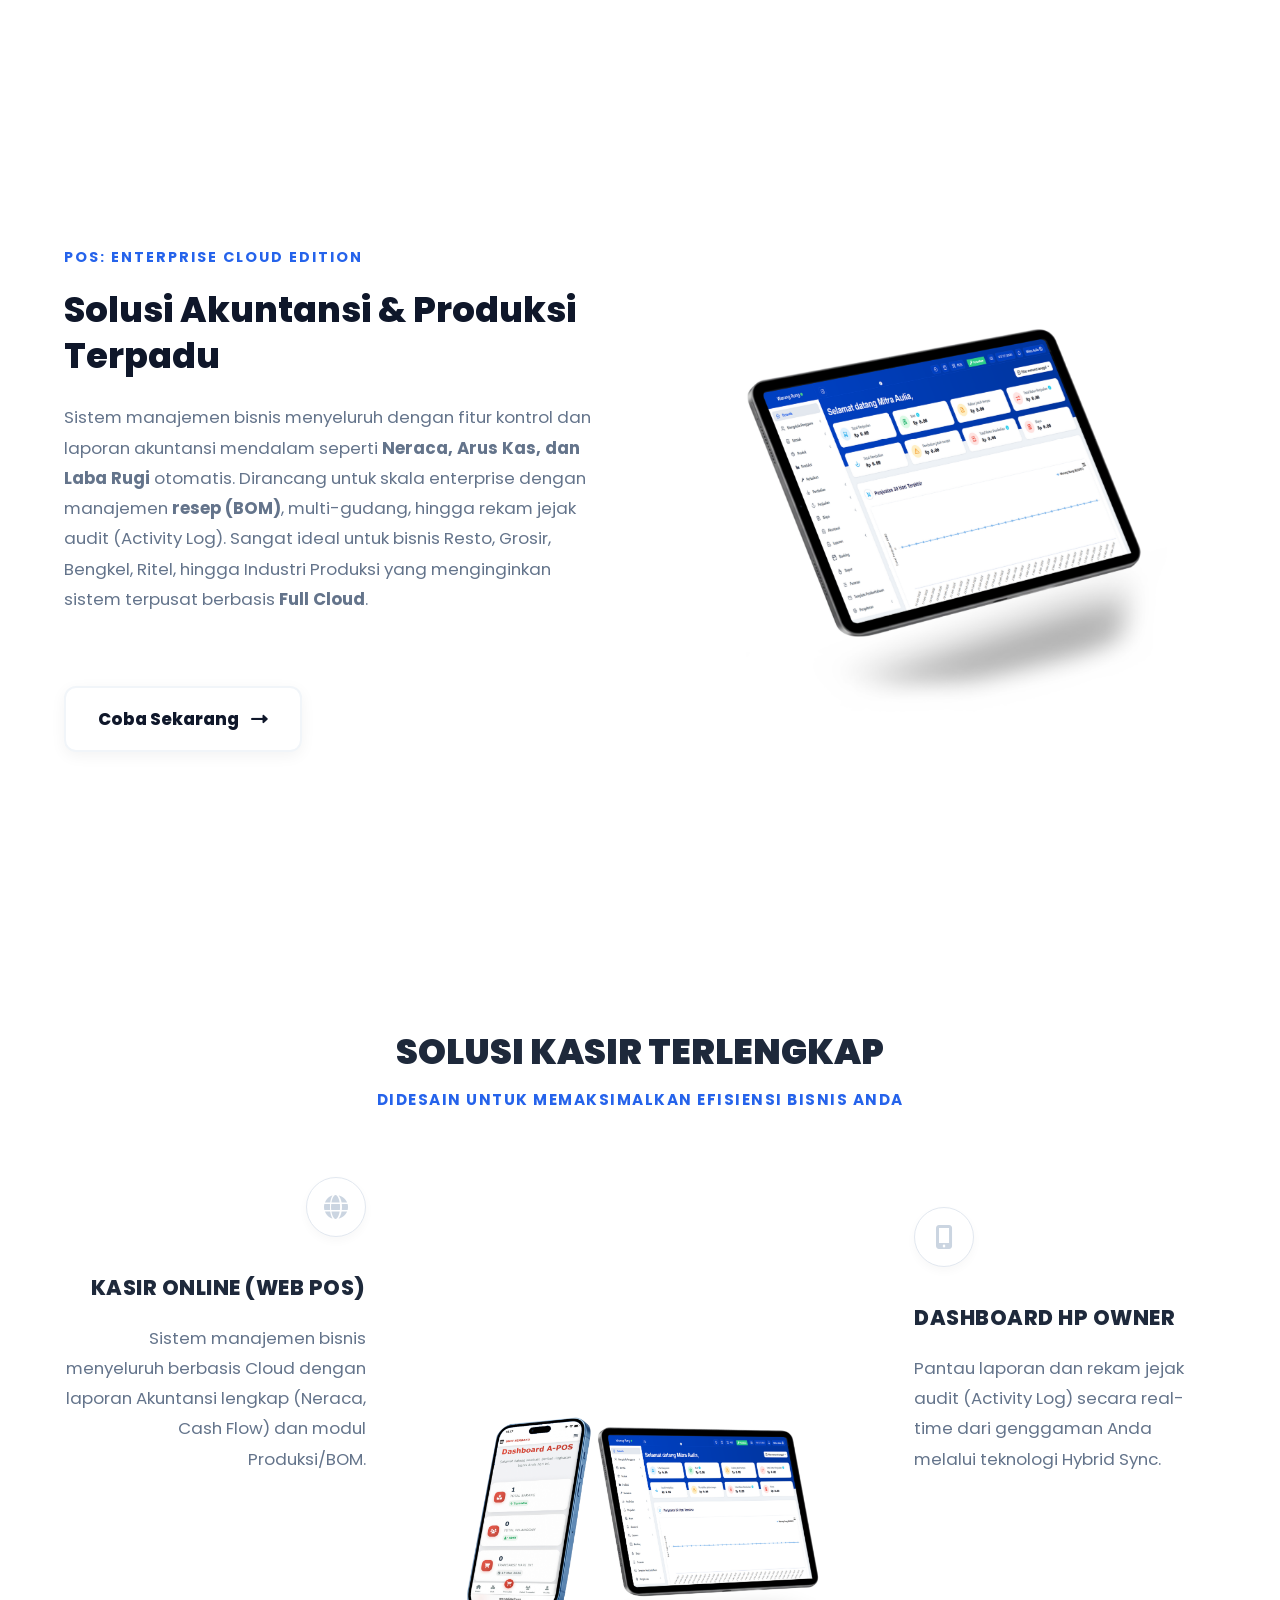
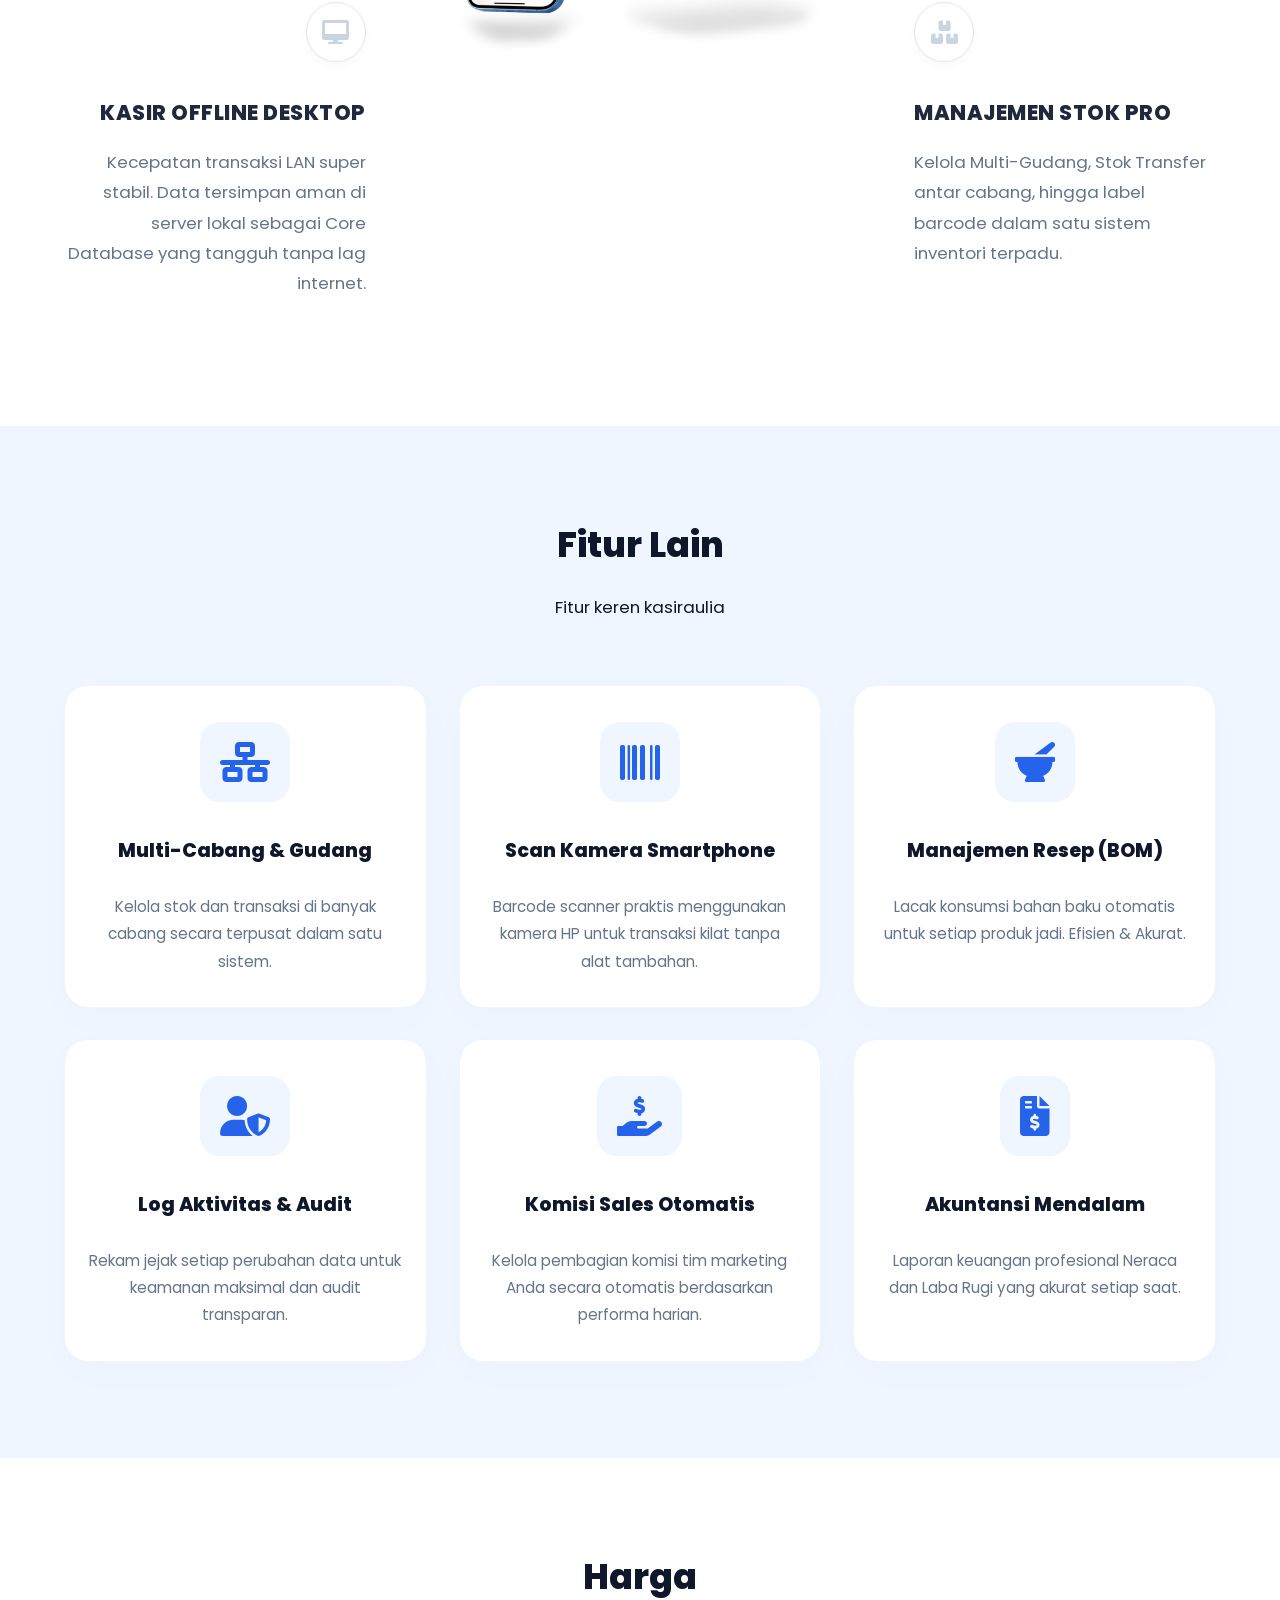
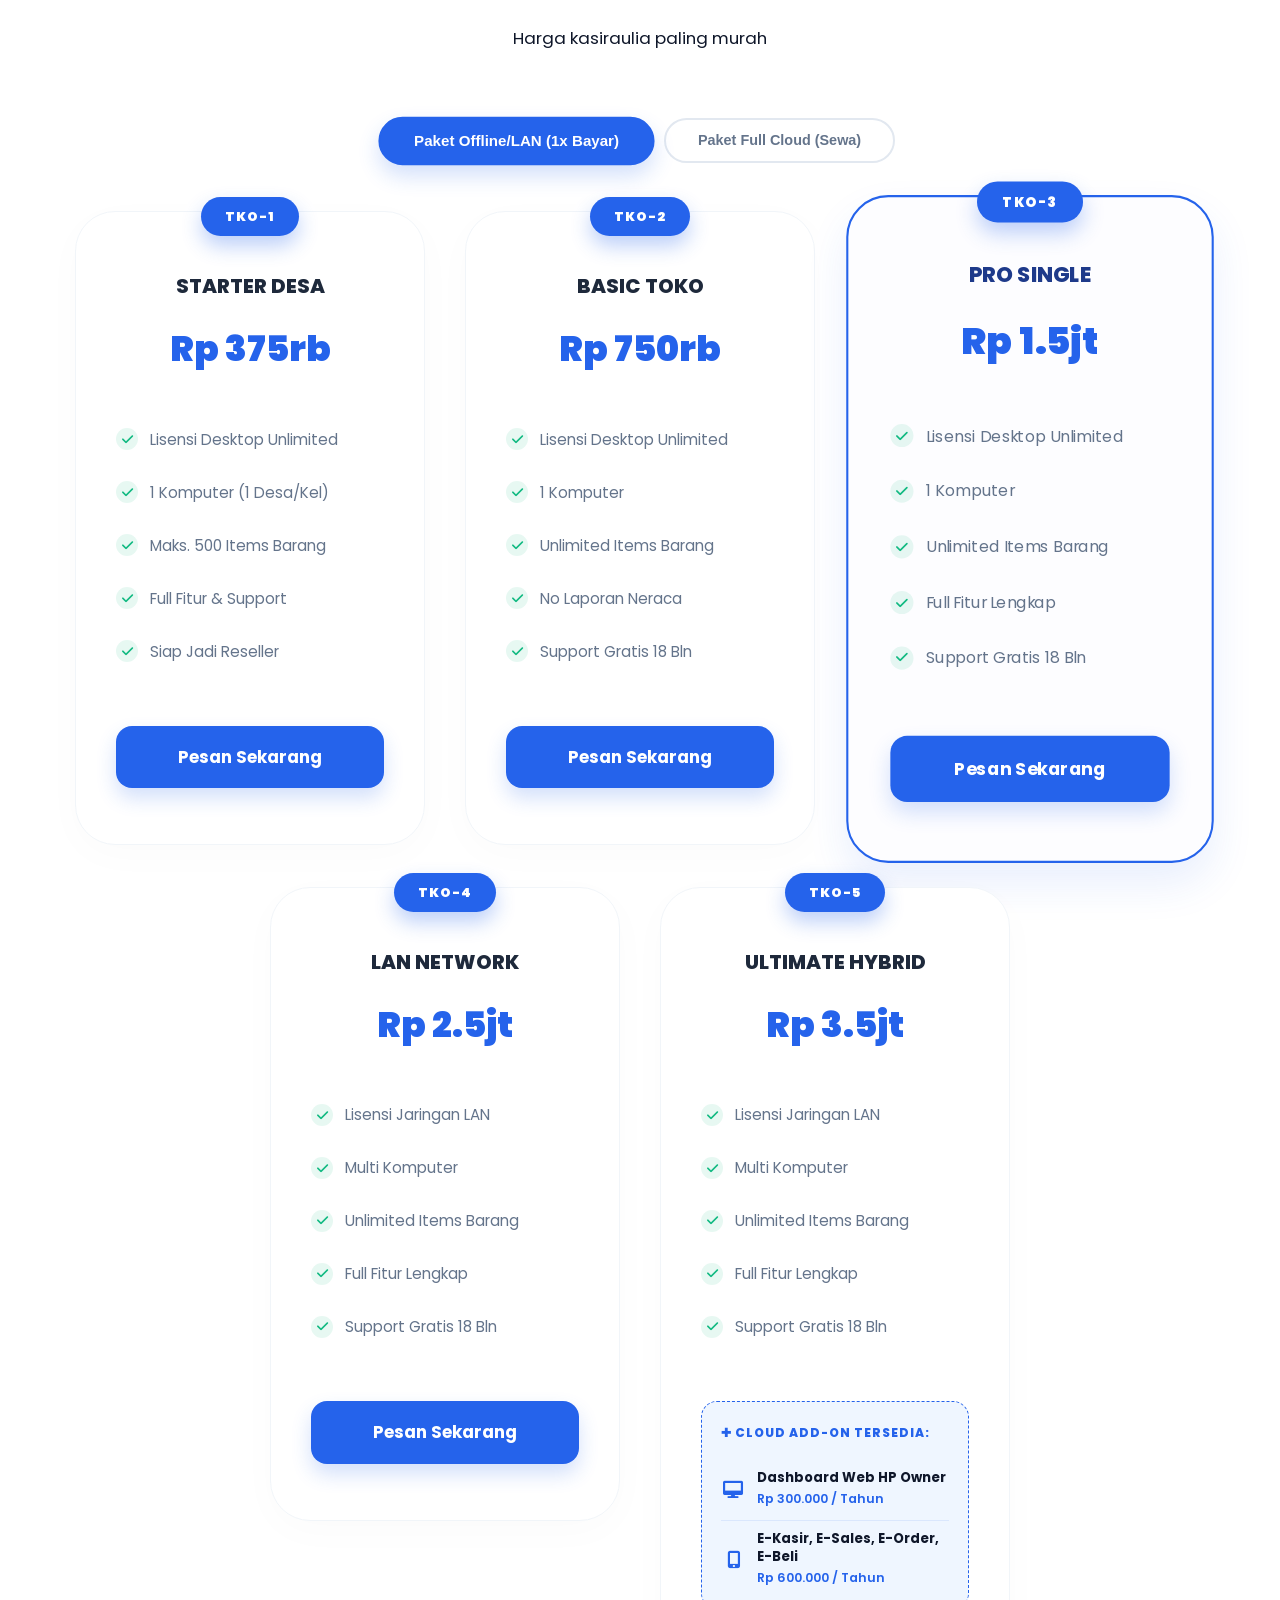
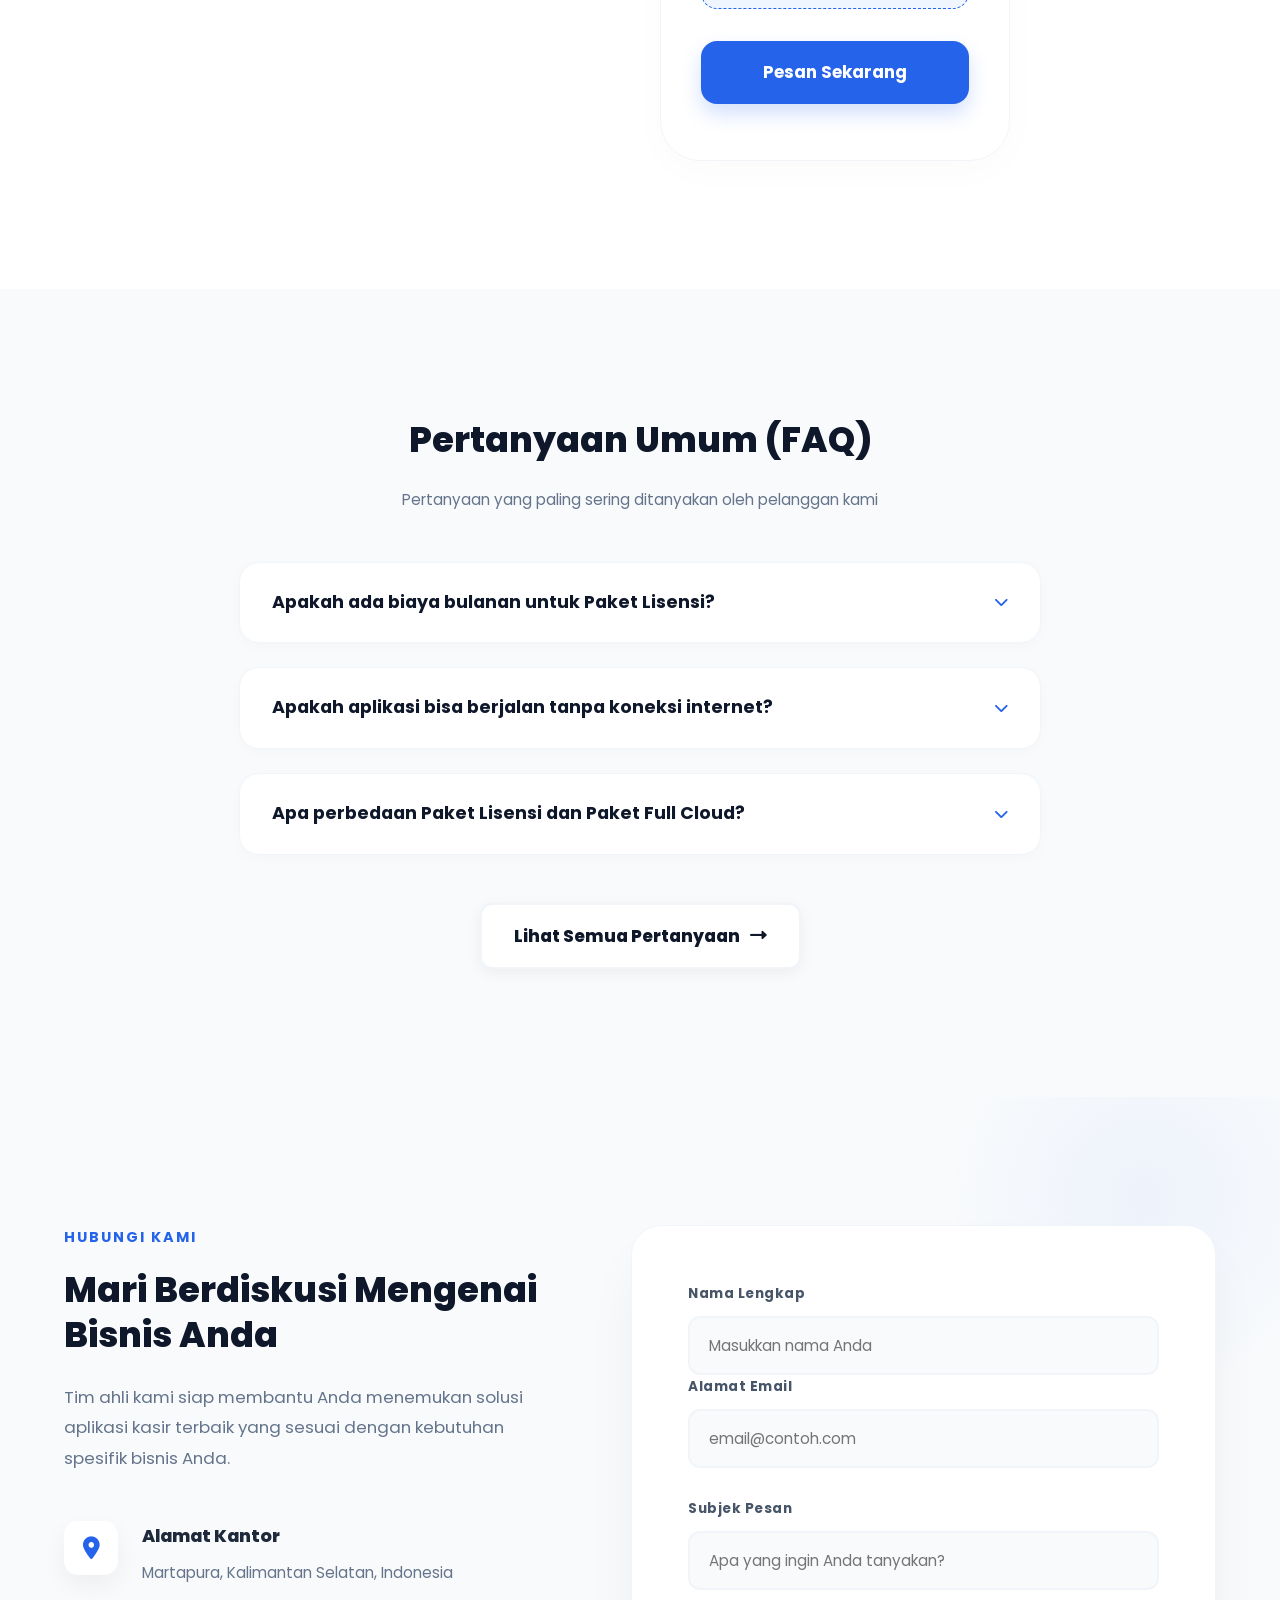
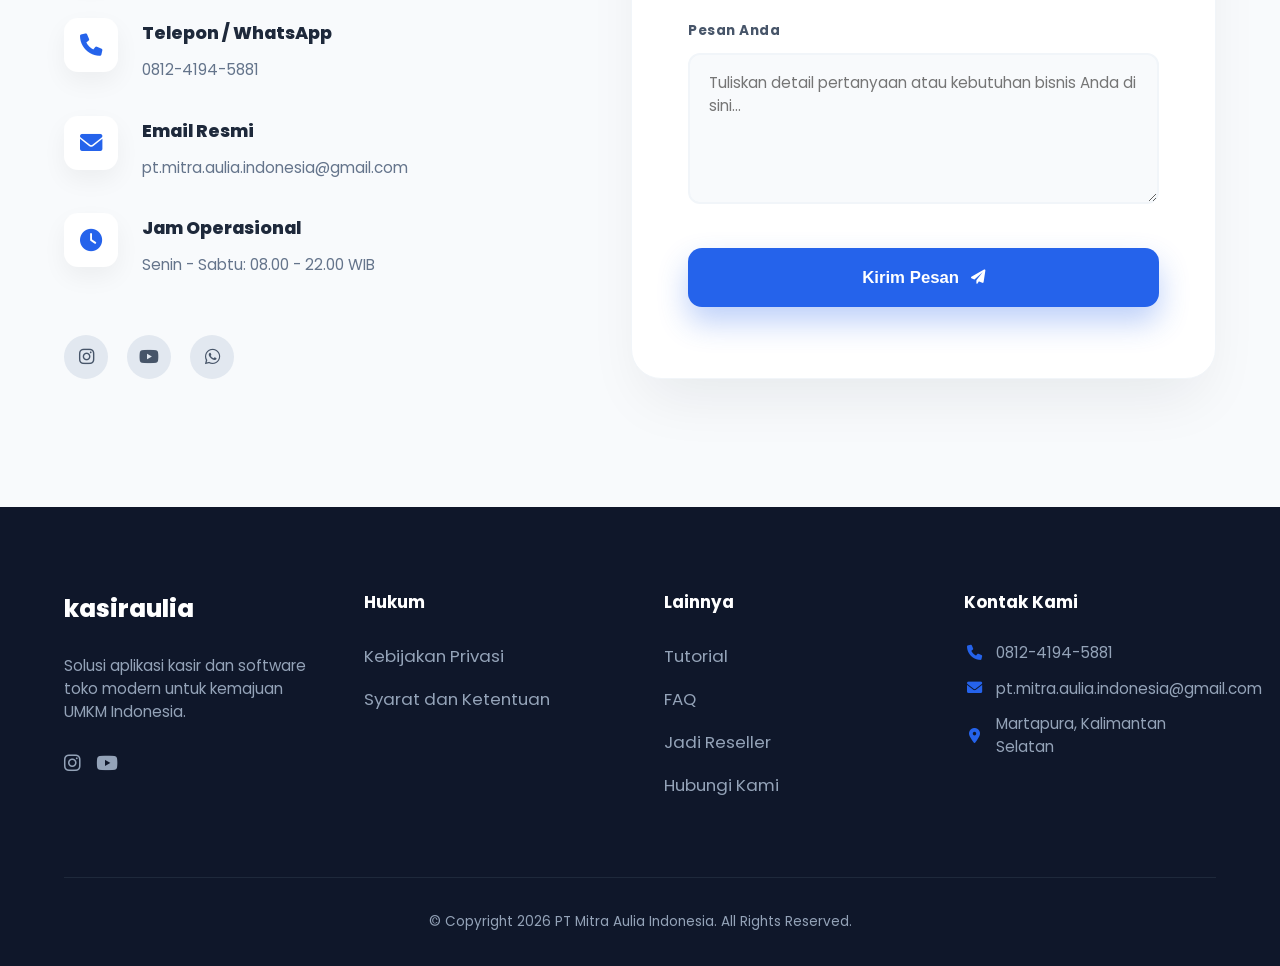
<file: frontend/index.html>
<!DOCTYPE html>
<html lang="id">

<head>
  <meta charset="UTF-8" />
  <meta name="viewport" content="width=device-width, initial-scale=1.0" />
  <title>kasiraulia - Solusi Aplikasi Kasir Toko & UMKM Modern</title>
  <meta name="description"
    content="Solusi Aplikasi Kasir No. 1: Web POS Kasir Online dan Aplikasi Toko Offline (Desktop/LAN). Kelola stok, penjualan, dan laporan keuangan UMKM dengan mudah dari Auliasoft." />
  <meta name="keywords"
    content="aplikasi kasir toko, web pos online, software toko offline, kasir umkm, aplikasi minimarket, software pos terbanyak fitur" />
  <link href="https://fonts.googleapis.com/css2?family=Poppins:wght@300;400;500;600;700;800;900&display=swap"
    rel="stylesheet" />
  <link rel="stylesheet" href="https://cdnjs.cloudflare.com/ajax/libs/font-awesome/6.0.0/css/all.min.css" />
  <link rel="stylesheet" href="css/style.css" />
</head>

<body>
  <nav class="navbar navbar-fixed-top">
    <div class="container">
      <div class="navbar-header">
        <a href="#" class="navbar-brand">
          <span class="brand-text"><i class="fas fa-wallet"></i>kasiraulia</span>
        </a>
        <div class="mobile-toggle" id="mobile-toggle">
          <i class="fas fa-bars"></i>
        </div>
      </div>

      <div class="collapse navbar-collapse" id="nav-collapse">
        <ul class="nav navbar-nav navbar-right">
          <li><a href="#home">Beranda</a></li>
          <li class="dropdown">
            <a href="#" class="dropdown-toggle" data-toggle="dropdown">Produk <i class="fas fa-chevron-down"
                style="font-size: 0.7rem;"></i></a>
            <ul class="dropdown-menu">
              <li><a href="pages/kasir-online.html">Kasir Online</a></li>
              <li><a href="pages/kasir-offline.html">Kasir Offline</a></li>
            </ul>
          </li>
          <li><a href="#fitur">Fitur</a></li>
          <li><a href="#harga">Harga</a></li>
          <li><a href="#faq">FAQ</a></li>
          <li><a href="#kontak-form">Kontak</a></li>

        </ul>
      </div>
    </div>
  </nav>

  <!-- Hero Section Redesign -->
  <section class="hero-new" id="home">
    <div class="hero-overlay"></div>
    <div class="container hero-container">
      <div class="hero-text-side">
        <h1 class="fade-in">Aplikasi Kasir & Software Toko Modern untuk UMKM</h1>
        <p class="fade-in delay-1">Kelola penjualan, stok barang, dan laporan keuangan bisnismu secara lebih efisien.
          Solusi Kasir Online (Web POS) & Offline Desktop dari Auliasoft.</p>
        <div class="hero-btns fade-in delay-2">
          <a href="https://wa.me/6281241945881" target="_blank" class="btn-playstore">
            <i class="fab fa-whatsapp"></i>
            <span>Hubungi Kami</span>
          </a>
        </div>
      </div>
      <div class="hero-mockup-side fade-in delay-3">
        <div class="hero-mockup-hero">
          <div class="premium-monitor">
            <div class="monitor-bezel">
              <div class="monitor-sensor"></div>
              <div class="monitor-screen">
                <img src="img/overview.png" alt="Solusi Terpadu Auliasoft Overview" class="mockup-single">
                <div class="screen-glare"></div>
              </div>
            </div>
            <div class="monitor-stand"></div>
            <div class="monitor-base"></div>
            <div class="ambient-glow"></div>
          </div>
        </div>
      </div>
    </div>
  </section>

  <!-- Upgrade Bisnismu -->
  <section id="upgrade" class="split-section">
    <div class="container-flex">
      <div class="content-half fade-in">
        <div class="image-wrapper">
          <img src="img/angled-phone.png" alt="Software Kasir Android Terbaik" class="mockup-isometric">
        </div>
      </div>
      <div class="content-half fade-in">
        <span class="section-subtitle">A-POS: Hybrid Mobile Sync Edition</span>
        <h2 class="section-title">Mobilitas & Kecepatan Tanpa Batas</h2>
        <p>Solusi cerdas yang menghubungkan sistem offline Anda dengan kemudahan akses mobile. Dengan teknologi
          <strong>Hybrid Sync</strong>, Anda tetap memiliki kontrol penuh data di lokal sambil menikmati fleksibilitas
          akses real-time dari mana saja. Fitur <strong>Scan Barcode Kamera HP</strong> mempermudah jualan & cek stok
          tanpa alat tambahan, didukung optimasi kecepatan maksimal untuk efisiensi operasional tim sales dan gudang
          Anda.
        </p>
        <a href="pages/kasir-online.html" class="btn-simple">Coba Sekarang <i
            class="fas fa-long-arrow-alt-right"></i></a>
      </div>s
    </div>
  </section>

  <!-- Cocok Untuk -->
  <section id="cocok-untuk" class="split-section" style="background: white;">
    <div class="container-flex">
      <div class="content-half fade-in">
        <span class="section-subtitle">POS: Enterprise Cloud Edition</span>
        <h2 class="section-title">Solusi Akuntansi & Produksi Terpadu</h2>
        <p>Sistem manajemen bisnis menyeluruh dengan fitur kontrol dan laporan akuntansi mendalam seperti
          <strong>Neraca, Arus Kas, dan Laba Rugi</strong> otomatis. Dirancang untuk skala enterprise dengan manajemen
          <strong>resep (BOM)</strong>, multi-gudang, hingga rekam jejak audit (Activity Log). Sangat ideal untuk bisnis
          Resto, Grosir, Bengkel, Ritel, hingga Industri Produksi yang menginginkan sistem terpusat berbasis
          <strong>Full Cloud</strong>.
        </p>
        <a href="pages/kasir-online.html" class="btn-simple">Coba Sekarang <i
            class="fas fa-long-arrow-alt-right"></i></a>
      </div>
      <div class="content-half fade-in">
        <div class="image-wrapper">
          <img src="img/tablet-mockup.png" alt="Solusi POS Enterprise Cloud Auliasoft" class="mockup-tablet">
        </div>
      </div>
    </div>
  </section>

  <!-- Fitur Utama Redesign -->
  <section id="fitur" class="features-center-layout">
    <div class="container">
      <div class="features-header">
        <h2 class="title-bold">SOLUSI KASIR TERLENGKAP</h2>
        <p class="subtitle-blue">Didesain untuk Memaksimalkan Efisiensi Bisnis Anda</p>
      </div>

      <div class="features-symmetric-grid">
        <!-- Left Side Features -->
        <div class="features-side left-align">
          <div class="feature-item-alt">
            <div class="fi-icon"><i class="fas fa-globe"></i></div>
            <div class="fi-text">
              <h4>KASIR ONLINE (WEB POS)</h4>
              <p>Sistem manajemen bisnis menyeluruh berbasis Cloud dengan laporan Akuntansi lengkap (Neraca, Cash Flow)
                dan modul Produksi/BOM.</p>
            </div>
          </div>
          <div class="feature-item-alt">
            <div class="fi-icon"><i class="fas fa-desktop"></i></div>
            <div class="fi-text">
              <h4>KASIR OFFLINE DESKTOP</h4>
              <p>Kecepatan transaksi LAN super stabil. Data tersimpan aman di server lokal sebagai Core Database yang
                tangguh tanpa lag internet.</p>
            </div>
          </div>
        </div>

        <!-- Center Mockup Laptop -->
        <div class="features-mockup">
          <div class="image-wrapper">
            <img src="img/phone-tablet.png" alt="Solusi Kasir Hybrid Auliasoft" class="mockup-tablet">
          </div>
        </div>

        <!-- Right Side Features -->
        <div class="features-side right-align">
          <div class="feature-item-alt">
            <div class="fi-icon"><i class="fas fa-mobile-screen-button"></i></div>
            <div class="fi-text">
              <h4>DASHBOARD HP OWNER</h4>
              <p>Pantau laporan dan rekam jejak audit (Activity Log) secara real-time dari genggaman Anda melalui
                teknologi Hybrid Sync.</p>
            </div>
          </div>
          <div class="feature-item-alt">
            <div class="fi-icon"><i class="fas fa-boxes-stacked"></i></div>
            <div class="fi-text">
              <h4>MANAJEMEN STOK PRO</h4>
              <p>Kelola Multi-Gudang, Stok Transfer antar cabang, hingga label barcode dalam satu sistem inventori
                terpadu.</p>
            </div>
          </div>
        </div>
      </div>
    </div>
  </section>

  <!-- Fitur Lain -->
  <section id="fitur-lain" style="background: var(--bg-blue-light);">
    <h2 class="section-title" style="text-align: center;">Fitur Lain</h2>
    <p style="text-align: center; margin-bottom: 4rem;">Fitur keren kasiraulia</p>
    <div class="features-grid small-features">
      <div class="feature-card">
        <i class="fas fa-network-wired"></i>
        <h4>Multi-Cabang &amp; Gudang</h4>
        <p>Kelola stok dan transaksi di banyak cabang secara terpusat dalam satu sistem.</p>
      </div>
      <div class="feature-card">
        <i class="fas fa-barcode"></i>
        <h4>Scan Kamera Smartphone</h4>
        <p>Barcode scanner praktis menggunakan kamera HP untuk transaksi kilat tanpa alat tambahan.</p>
      </div>
      <div class="feature-card">
        <i class="fas fa-mortar-pestle"></i>
        <h4>Manajemen Resep (BOM)</h4>
        <p>Lacak konsumsi bahan baku otomatis untuk setiap produk jadi. Efisien & Akurat.</p>
      </div>
      <div class="feature-card">
        <i class="fas fa-user-shield"></i>
        <h4>Log Aktivitas & Audit</h4>
        <p>Rekam jejak setiap perubahan data untuk keamanan maksimal dan audit transparan.</p>
      </div>
      <div class="feature-card">
        <i class="fas fa-hand-holding-dollar"></i>
        <h4>Komisi Sales Otomatis</h4>
        <p>Kelola pembagian komisi tim marketing Anda secara otomatis berdasarkan performa harian.</p>
      </div>
      <div class="feature-card">
        <i class="fas fa-file-invoice-dollar"></i>
        <h4>Akuntansi Mendalam</h4>
        <p>Laporan keuangan profesional Neraca dan Laba Rugi yang akurat setiap saat.</p>
      </div>
    </div>
  </section>

  <!-- Harga Section -->
  <section id="harga">
    <div class="container">
      <h2 class="section-title" style="text-align: center;">Harga</h2>
      <p style="text-align: center; margin-bottom: 4rem;">Harga kasiraulia paling murah</p>

      <div class="pricing-tabs">
        <button class="tab-btn active" data-target="lisensi">Paket Offline/LAN (1x Bayar)</button>
        <button class="tab-btn" data-target="cloud">Paket Full Cloud (Sewa)</button>
      </div>

      <!-- Tab Lisensi -->
      <div class="pricing-content active pricing-grid" id="lisensi">
        <div class="price-card">
          <div class="popular-badge">TKO-1</div>
          <h3>STARTER DESA</h3>
          <div class="price-amount">Rp 375rb</div>
          <ul class="price-features">
            <li>Lisensi Desktop Unlimited</li>
            <li>1 Komputer (1 Desa/Kel)</li>
            <li>Maks. 500 Items Barang</li>
            <li>Full Fitur & Support</li>
            <li>Siap Jadi Reseller</li>
          </ul>
          <a href="https://wa.me/6281241945881" class="btn-action">Pesan Sekarang</a>
        </div>

        <div class="price-card">
          <div class="popular-badge">TKO-2</div>
          <h3>BASIC TOKO</h3>
          <div class="price-amount">Rp 750rb</div>
          <ul class="price-features">
            <li>Lisensi Desktop Unlimited</li>
            <li>1 Komputer</li>
            <li>Unlimited Items Barang</li>
            <li>No Laporan Neraca</li>
            <li>Support Gratis 18 Bln</li>
          </ul>
          <a href="https://wa.me/6281241945881" class="btn-action">Pesan Sekarang</a>
        </div>

        <div class="price-card featured" style="border-color: #2563eb;">
          <div class="popular-badge">TKO-3</div>
          <h3 style="color: #1e3a8a;">PRO SINGLE</h3>
          <div class="price-amount" style="color: #2563eb;">Rp 1.5jt</div>
          <ul class="price-features">
            <li>Lisensi Desktop Unlimited</li>
            <li>1 Komputer</li>
            <li>Unlimited Items Barang</li>
            <li>Full Fitur Lengkap</li>
            <li>Support Gratis 18 Bln</li>
          </ul>
          <a href="https://wa.me/6281241945881" class="btn-action" style="background: #2563eb;">Pesan Sekarang</a>
        </div>

        <div class="price-card">
          <div class="popular-badge">TKO-4</div>
          <h3>LAN NETWORK</h3>
          <div class="price-amount">Rp 2.5jt</div>
          <ul class="price-features">
            <li>Lisensi Jaringan LAN</li>
            <li>Multi Komputer</li>
            <li>Unlimited Items Barang</li>
            <li>Full Fitur Lengkap</li>
            <li>Support Gratis 18 Bln</li>
          </ul>
          <a href="https://wa.me/6281241945881" class="btn-action">Pesan Sekarang</a>
        </div>

        <div class="price-card">
          <div class="popular-badge">TKO-5</div>
          <h3>ULTIMATE HYBRID</h3>
          <div class="price-amount">Rp 3.5jt</div>
          <ul class="price-features">
            <li>Lisensi Jaringan LAN</li>
            <li>Multi Komputer</li>
            <li>Unlimited Items Barang</li>
            <li>Full Fitur Lengkap</li>
            <li>Support Gratis 18 Bln</li>
          </ul>
          <div class="addon-section">
            <p class="addon-label">✚ Cloud Add-on Tersedia:</p>
            <div class="addon-item">
              <i class="fas fa-desktop"></i>
              <div>
                <strong>Dashboard Web HP Owner</strong>
                <span>Rp 300.000 / Tahun</span>
              </div>
            </div>
            <div class="addon-item">
              <i class="fas fa-mobile-screen-button"></i>
              <div>
                <strong>E-Kasir, E-Sales, E-Order, E-Beli</strong>
                <span>Rp 600.000 / Tahun</span>
              </div>
            </div>
          </div>
          <a href="https://wa.me/6281241945881" class="btn-action">Pesan Sekarang</a>
        </div>
      </div>

      <!-- Tab Cloud Info -->
      <div class="pricing-content pricing-grid" id="cloud">
        <div class="price-card">
          <div class="popular-badge">TKO-6</div>
          <h3>CLOUD STARTER</h3>
          <div class="price-amount">Rp 50rb<span>/bln</span></div>
          <ul class="price-features">
            <li>Full Web Full Cloud</li>
            <li>Maks. 500 Items Barang</li>
            <li>Akses PC, HP, Tablet</li>
            <li>Data Aman di Server</li>
            <li>Support Online</li>
          </ul>
          <a href="https://wa.me/6281241945881" class="btn-action">Sewa Sekarang</a>
        </div>
        <div class="price-card featured">
          <div class="popular-badge">TKO-7</div>
          <h3>CLOUD UNLIMITED</h3>
          <div class="price-amount">Rp 150rb<span>/bln</span></div>
          <ul class="price-features">
            <li>Full Web Full Cloud</li>
            <li>Unlimited Items Barang</li>
            <li>Akses PC, HP, Tablet</li>
            <li>Laporan Real-time 24/7</li>
            <li>Prioritas Support</li>
          </ul>
          <a href="https://wa.me/6281241945881" class="btn-action">Sewa Sekarang</a>
        </div>
      </div>

  </section>

  </section>

  <!-- FAQ Preview Section -->
  <section id="faq">
    <div class="container container-faq">
      <h2 class="section-title text-center">Pertanyaan Umum (FAQ)</h2>
      <p style="text-align: center; color: var(--text-muted); margin-bottom: 3rem; font-size: 0.95rem;">Pertanyaan yang
        paling sering ditanyakan oleh pelanggan kami</p>
      <div class="faq-accordion">
        <details>
          <summary>
            Apakah ada biaya bulanan untuk Paket Lisensi?
            <i class="fas fa-chevron-down"></i>
          </summary>
          <p>Tidak ada. Paket Lisensi (TKO-1 hingga TKO-5) adalah sistem "Sekali Bayar" untuk lisensi selamanya. Anda
            hanya perlu membayar biaya tambahan jika ingin berlangganan layanan Cloud Add-on tahunan.</p>
        </details>
        <details>
          <summary>
            Apakah aplikasi bisa berjalan tanpa koneksi internet?
            <i class="fas fa-chevron-down"></i>
          </summary>
          <p>Ya, untuk paket Lisensi Offline/LAN, aplikasi berjalan sepenuhnya secara lokal. Internet hanya dibutuhkan
            saat aktivasi pertama kali atau jika Anda menggunakan fitur Cloud Add-on.</p>
        </details>
        <details>
          <summary>
            Apa perbedaan Paket Lisensi dan Paket Full Cloud?
            <i class="fas fa-chevron-down"></i>
          </summary>
          <p>Paket Lisensi (TKO 1-5) adalah bayar sekali, berjalan di komputer lokal Anda. Paket Cloud (TKO 6-7) adalah
            sewa bulanan, berbasis web penuh dan bisa diakses dari mana saja menggunakan HP, laptop, atau tablet.</p>
        </details>
      </div>

      <!-- CTA to Full FAQ Page -->
      <div style="text-align: center; margin-top: 3rem;">
        <a href="pages/faq.html" class="btn-simple"
          style="display: inline-flex; align-items: center; gap: 10px; margin: 0 auto;">
          Lihat Semua Pertanyaan <i class="fas fa-long-arrow-alt-right"></i>
        </a>
      </div>
    </div>
  </section>

  <!-- Kontak Form Section Redesign -->
  <section id="kontak-form">
    <div class="container">
      <div class="contact-wrapper">
        <!-- Left Side: Contact Info -->
        <div class="contact-info">
          <span class="section-subtitle">Hubungi Kami</span>
          <h2 class="section-title">Mari Berdiskusi Mengenai Bisnis Anda</h2>
          <p class="contact-description">Tim ahli kami siap membantu Anda menemukan solusi aplikasi kasir terbaik yang
            sesuai dengan kebutuhan spesifik bisnis Anda.</p>

          <div class="info-items">
            <div class="info-item">
              <div class="info-icon"><i class="fas fa-location-dot"></i></div>
              <div class="info-text">
                <h4>Alamat Kantor</h4>
                <p>Martapura, Kalimantan Selatan, Indonesia</p>
              </div>
            </div>
            <div class="info-item">
              <div class="info-icon"><i class="fas fa-phone"></i></div>
              <div class="info-text">
                <h4>Telepon / WhatsApp</h4>
                <p>0812-4194-5881</p>
              </div>
            </div>
            <div class="info-item">
              <div class="info-icon"><i class="fas fa-envelope"></i></div>
              <div class="info-text">
                <h4>Email Resmi</h4>
                <p>pt.mitra.aulia.indonesia@gmail.com</p>
              </div>
            </div>
            <div class="info-item">
              <div class="info-icon"><i class="fas fa-clock"></i></div>
              <div class="info-text">
                <h4>Jam Operasional</h4>
                <p>Senin - Sabtu: 08.00 - 22.00 WIB</p>
              </div>
            </div>
          </div>

          <div class="social-links-contact">
            <a href="https://www.instagram.com/auliasoft/" target="_blank"><i class="fab fa-instagram"></i></a>
            <a href="https://www.youtube.com/@auliasoftchannel3554" target="_blank"><i class="fab fa-youtube"></i></a>
            <a href="https://wa.me/6281241945881" target="_blank"><i class="fab fa-whatsapp"></i></a>
          </div>
        </div>

        <!-- Right Side: Contact Form -->
        <div class="contact-form-container">
          <form class="premium-contact-form">
            <div class="form-row">
              <div class="form-group-alt">
                <label>Nama Lengkap</label>
                <input type="text" placeholder="Masukkan nama Anda" required>
              </div>
              <div class="form-group-alt">
                <label>Alamat Email</label>
                <input type="email" placeholder="email@contoh.com" required>
              </div>
            </div>
            <div class="form-group-alt">
              <label>Subjek Pesan</label>
              <input type="text" placeholder="Apa yang ingin Anda tanyakan?" required>
            </div>
            <div class="form-group-alt">
              <label>Pesan Anda</label>
              <textarea placeholder="Tuliskan detail pertanyaan atau kebutuhan bisnis Anda di sini..." rows="5"
                required></textarea>
            </div>
            <button type="submit" class="btn-primary-glow">
              <span>Kirim Pesan</span>
              <i class="fas fa-paper-plane"></i>
            </button>
          </form>
        </div>
      </div>
    </div>
  </section>


  <!-- Footer / Kontak -->
  <footer id="kontak">
    <div class="footer-grid">
      <div class="footer-section">
        <h4 style="color: white; font-weight: 800; font-size: 1.5rem;">kasiraulia</h4>
        <p>Solusi aplikasi kasir dan software toko modern untuk kemajuan UMKM Indonesia.</p>
        <div class="social-icons" style="margin-top: 1.5rem;">
          <a href="https://www.instagram.com/auliasoft/"><i class="fab fa-instagram"></i></a>
          <a href="https://www.youtube.com/@auliasoftchannel3554"><i class="fab fa-youtube"></i></a>
        </div>
      </div>
      <div class="footer-section">
        <h4>Hukum</h4>
        <ul class="footer-links">
          <li><a href="pages/kebijakan-privasi.html">Kebijakan Privasi</a></li>
          <li><a href="pages/syarat-ketentuan.html">Syarat dan Ketentuan</a></li>
        </ul>
      </div>
      <div class="footer-section">
        <h4>Lainnya</h4>
        <ul class="footer-links">
          <li><a href="https://panduan.auliasoft.com/" target="_blank">Tutorial</a></li>
          <li><a href="pages/faq.html">FAQ</a></li>
          <li><a href="#">Jadi Reseller</a></li>
          <li><a href="#kontak-form">Hubungi Kami</a></li>
        </ul>
      </div>
      <div class="footer-section">
        <h4>Kontak Kami</h4>
        <p><i class="fas fa-phone"></i> 0812-4194-5881</p>
        <p><i class="fas fa-envelope"></i>pt.mitra.aulia.indonesia@gmail.com</p>
        <p><i class="fas fa-location-dot"></i> Martapura, Kalimantan Selatan</p>
      </div>
    </div>
    <div class="footer-bottom">
      <p>&copy; Copyright 2026 PT Mitra Aulia Indonesia. All Rights Reserved.</p>
    </div>
  </footer>

  <script src="js/script.js"></script>
</body>

</html>
</file>
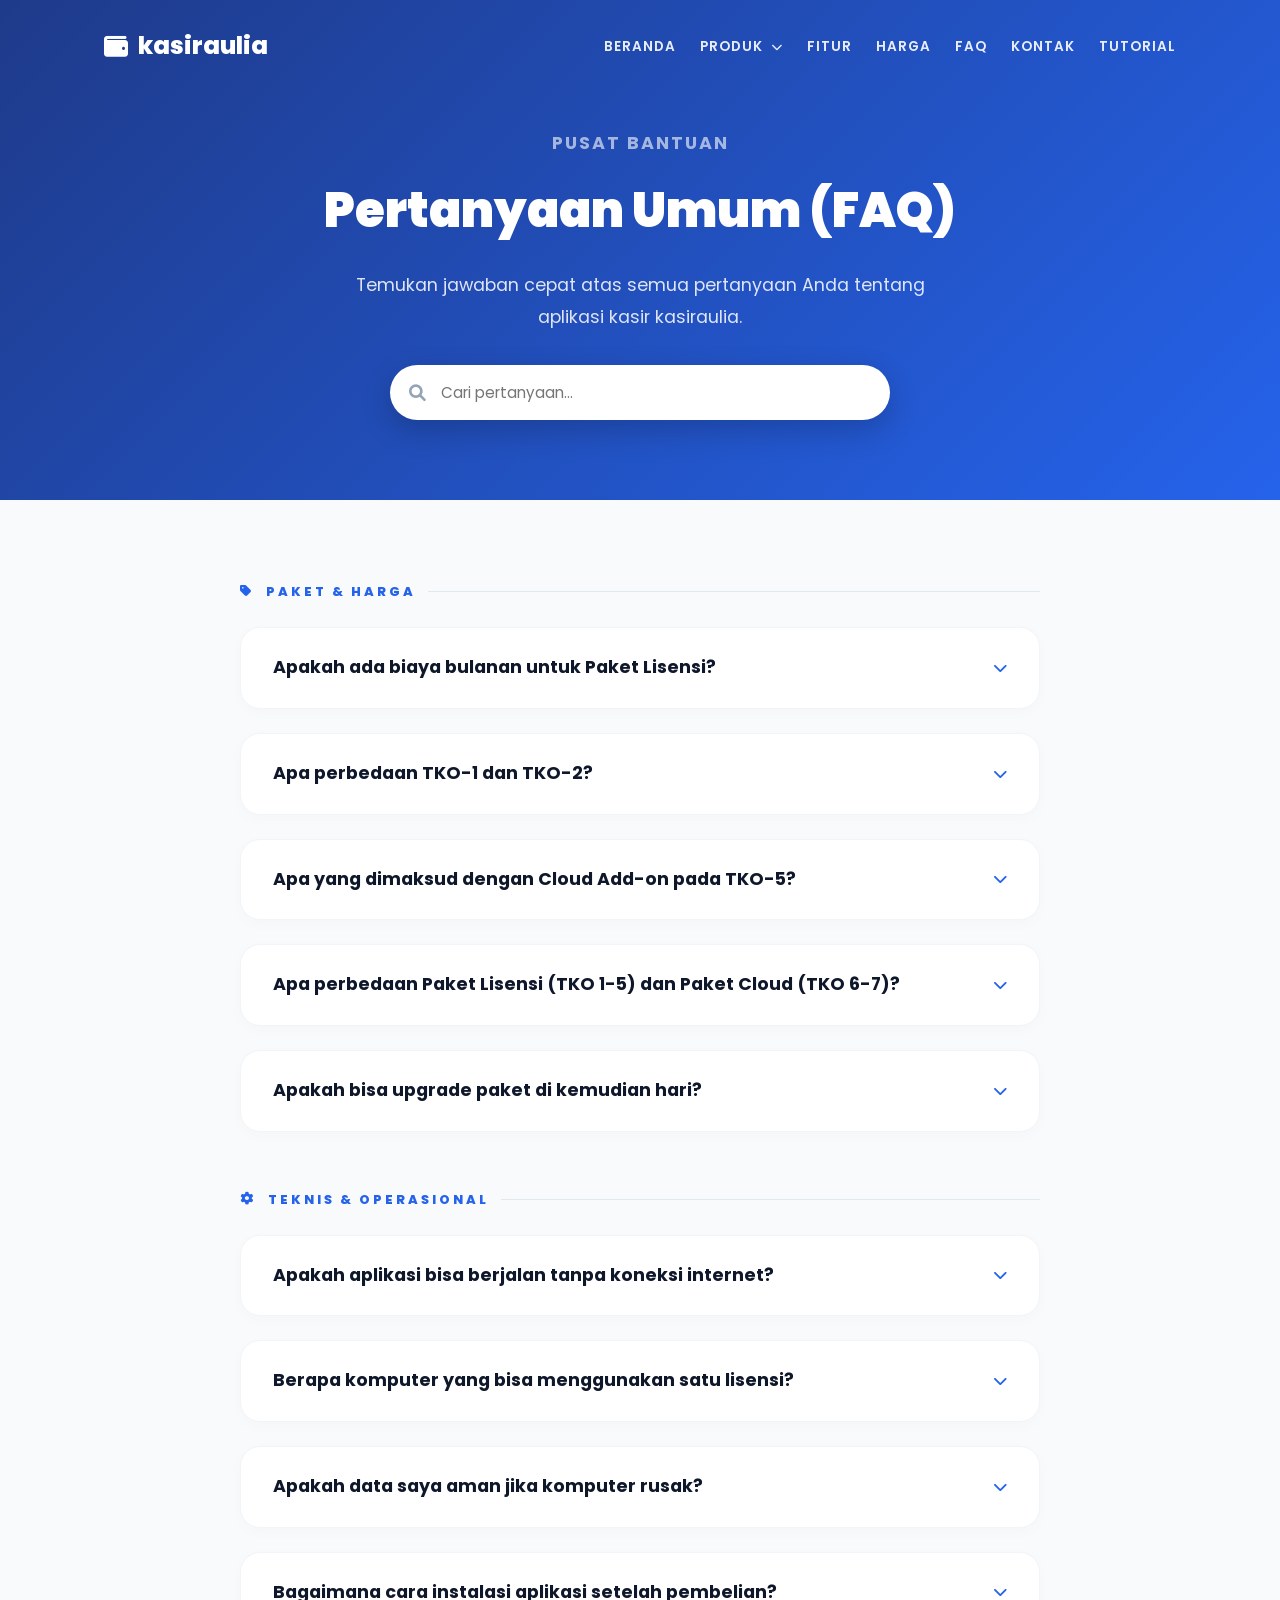
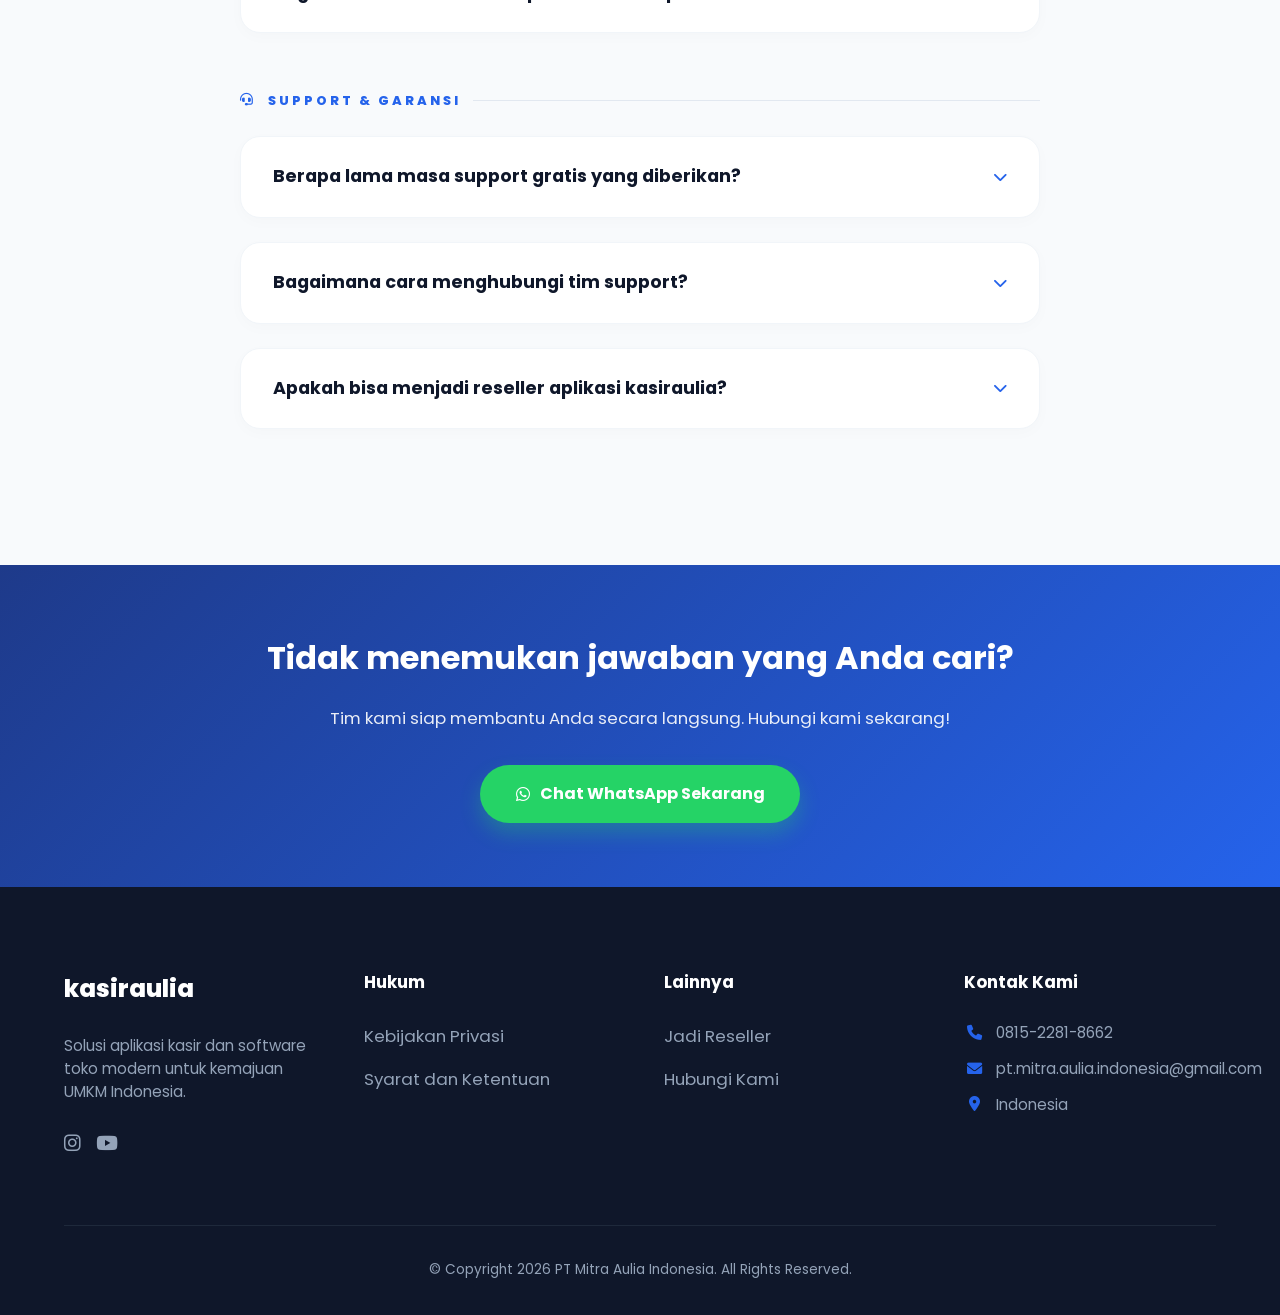
<file: pages/faq.html>
<!DOCTYPE html>
<html lang="id">

<head>
  <meta charset="UTF-8" />
  <meta name="viewport" content="width=device-width, initial-scale=1.0" />
  <title>FAQ - Pertanyaan Umum | kasiraulia Auliasoft</title>
  <meta name="description"
    content="Temukan jawaban atas pertanyaan umum seputar aplikasi kasir kasiraulia dari Auliasoft. Panduan lengkap paket lisensi, fitur cloud, pembayaran, dan dukungan teknis." />
  <meta name="keywords"
    content="faq kasir, pertanyaan aplikasi kasir, help kasiraulia, panduan auliasoft, lisensi kasir, cloud pos" />
  <link href="https://fonts.googleapis.com/css2?family=Poppins:wght@300;400;500;600;700;800;900&display=swap"
    rel="stylesheet" />
  <link rel="stylesheet" href="https://cdnjs.cloudflare.com/ajax/libs/font-awesome/6.0.0/css/all.min.css" />
  <link rel="stylesheet" href="../css/style.css" />
  <style>
  /* ===== FAQ PAGE SPECIFIC STYLES ===== */
    .faq-page-hero {
      background: linear-gradient(135deg, #1e3a8a 0%, #2563eb 100%);
      padding: 8rem 5% 5rem;
      text-align: center;
      color: white;
    }

    .faq-page-hero h1 {
      font-size: clamp(1.8rem, 4vw, 3rem);
      font-weight: 900;
      margin-bottom: 1rem;
    }

    .faq-page-hero p {
      font-size: 1.1rem;
      opacity: 0.85;
      max-width: 600px;
      margin: 0 auto 2rem;
    }

    @media (max-width: 768px) {
      .faq-page-hero {
        padding: 6rem 5% 3rem;
      }
    }
  </style>

</head>

<body>

  <!-- Navbar -->
  <nav class="navbar navbar-fixed-top">
    <div class="container">
      <div class="navbar-header">
        <a href="../index.html" class="navbar-brand">
          <span class="brand-text"><i class="fas fa-wallet"></i>kasiraulia</span>
        </a>
        <div class="mobile-toggle" id="mobile-toggle">
          <i class="fas fa-bars"></i>
        </div>
      </div>

      <div class="collapse navbar-collapse" id="nav-collapse">
        <ul class="nav navbar-nav navbar-right">
          <li><a href="../index.html#home">Beranda</a></li>
          <li class="dropdown">
            <a href="#" class="dropdown-toggle" data-toggle="dropdown">Produk <i class="fas fa-chevron-down"
                style="font-size: 0.7rem;"></i></a>
            <ul class="dropdown-menu">
              <li><a href="kasir-online.html">Kasir Online</a></li>
              <li><a href="kasir-offline.html">Kasir Offline</a></li>
            </ul>
          </li>
          <li><a href="../index.html#fitur">Fitur</a></li>
          <li><a href="../index.html#harga">Harga</a></li>
          <li><a href="faq.html" class="active">FAQ</a></li>
          <li><a href="../index.html#kontak-form">Kontak</a></li>
          <li><a href="https://panduan.auliasoft.com/" target="_blank">Tutorial</a></li>
        </ul>
      </div>
    </div>
  </nav>

  <!-- FAQ Hero -->
  <div class="faq-page-hero">
    <p class="section-subtitle" style="color: rgba(255,255,255,0.7); margin-bottom: 0.5rem;">Pusat Bantuan</p>
    <h1>Pertanyaan Umum (FAQ)</h1>
    <p>Temukan jawaban cepat atas semua pertanyaan Anda tentang aplikasi kasir kasiraulia.</p>
    <div class="faq-search-bar">
      <i class="fas fa-search"></i>
      <input type="text" id="faq-search" placeholder="Cari pertanyaan..." />
    </div>
  </div>

  <!-- FAQ Page Body -->
  <section class="faq-page-body">
    <div class="faq-page-container">

      <!-- Kategori: Paket & Harga -->
      <div class="faq-category">
        <p class="faq-category-title"><i class="fas fa-tag"></i> Paket &amp; Harga</p>
        <div class="faq-accordion">
          <details>
            <summary>
              Apakah ada biaya bulanan untuk Paket Lisensi?
              <i class="fas fa-chevron-down"></i>
            </summary>
            <p>Tidak ada. Paket Lisensi (TKO-1 hingga TKO-5) adalah sistem "Sekali Bayar" untuk lisensi selamanya.
              Anda hanya perlu membayar biaya tambahan jika ingin berlangganan layanan Cloud Add-on tahunan.</p>
          </details>
          <details>
            <summary>
              Apa perbedaan TKO-1 dan TKO-2?
              <i class="fas fa-chevron-down"></i>
            </summary>
            <p>TKO-1 dikhususkan untuk UMKM mikro di satu wilayah (Desa/Kelurahan) dengan batasan maksimal 500 item
              barang. Sementara TKO-2 tidak memiliki batasan jumlah item barang dan mencakup dukungan gratis selama 18
              bulan.</p>
          </details>
          <details>
            <summary>
              Apa yang dimaksud dengan Cloud Add-on pada TKO-5?
              <i class="fas fa-chevron-down"></i>
            </summary>
            <p>TKO-5 memungkinkan database offline Anda terintegrasi ke dashboard web. Owner bisa memantau laporan dari
              HP melalui layanan cloud tahunan:<br><br>
              • <strong>Dashboard Web HP Owner</strong>: Rp 300.000 / Tahun<br>
              • <strong>E-Kasir, E-Sales, E-Order, E-Beli</strong>: Rp 600.000 / Tahun
            </p>
          </details>
          <details>
            <summary>
              Apa perbedaan Paket Lisensi (TKO 1-5) dan Paket Cloud (TKO 6-7)?
              <i class="fas fa-chevron-down"></i>
            </summary>
            <p>Paket Lisensi (TKO 1-5) adalah bayar sekali, aplikasi berjalan di komputer lokal atau jaringan LAN Anda.
              Paket Cloud (TKO 6-7) adalah sistem sewa bulanan dimana aplikasi sepenuhnya berbasis web dan bisa diakses
              dari mana saja menggunakan HP, laptop, atau tablet dengan koneksi internet.</p>
          </details>
          <details>
            <summary>
              Apakah bisa upgrade paket di kemudian hari?
              <i class="fas fa-chevron-down"></i>
            </summary>
            <p>Ya, Anda bisa melakukan upgrade paket kapan saja. Hubungi tim kami via WhatsApp untuk informasi biaya
              upgrade dari paket Anda saat ini ke paket yang lebih tinggi.</p>
          </details>
        </div>
      </div>

      <!-- Kategori: Teknis & Operasional -->
      <div class="faq-category">
        <p class="faq-category-title"><i class="fas fa-gear"></i> Teknis &amp; Operasional</p>
        <div class="faq-accordion">
          <details>
            <summary>
              Apakah aplikasi bisa berjalan tanpa koneksi internet?
              <i class="fas fa-chevron-down"></i>
            </summary>
            <p>Ya, untuk paket Lisensi Offline/LAN (TKO 1-5), aplikasi berjalan sepenuhnya secara lokal. Internet
              hanya dibutuhkan saat aktivasi pertama kali atau jika Anda menggunakan fitur Cloud Add-on.</p>
          </details>
          <details>
            <summary>
              Berapa komputer yang bisa menggunakan satu lisensi?
              <i class="fas fa-chevron-down"></i>
            </summary>
            <p>TKO-1 hingga TKO-3 adalah lisensi untuk 1 komputer. TKO-4 dan TKO-5 mendukung jaringan LAN dengan multi
              komputer dalam satu lokasi (jaringan lokal yang sama).</p>
          </details>
          <details>
            <summary>
              Apakah data saya aman jika komputer rusak?
              <i class="fas fa-chevron-down"></i>
            </summary>
            <p>Untuk paket Lisensi Offline, data tersimpan di server lokal Anda. Kami sangat menyarankan untuk melakukan
              backup data secara rutin. Untuk paket Cloud (TKO 6-7), data tersimpan aman di server cloud kami dengan
              enkripsi dan backup otomatis.</p>
          </details>
          <details>
            <summary>
              Bagaimana cara instalasi aplikasi setelah pembelian?
              <i class="fas fa-chevron-down"></i>
            </summary>
            <p>Setelah pembayaran dikonfirmasi, tim kami akan menghubungi Anda untuk proses instalasi dan aktivasi,
              baik secara remote (via TeamViewer) maupun kunjungan langsung untuk area tertentu. Proses instalasi
              biasanya membutuhkan waktu 30-60 menit.</p>
          </details>
        </div>
      </div>

      <!-- Kategori: Support & Garansi -->
      <div class="faq-category">
        <p class="faq-category-title"><i class="fas fa-headset"></i> Support &amp; Garansi</p>
        <div class="faq-accordion">
          <details>
            <summary>
              Berapa lama masa support gratis yang diberikan?
              <i class="fas fa-chevron-down"></i>
            </summary>
            <p>Paket TKO-2 hingga TKO-5 mendapatkan support gratis selama 18 bulan sejak tanggal aktivasi. Setelah itu,
              Anda bisa memperpanjang support dengan biaya yang sangat terjangkau.</p>
          </details>
          <details>
            <summary>
              Bagaimana cara menghubungi tim support?
              <i class="fas fa-chevron-down"></i>
            </summary>
            <p>Anda bisa menghubungi kami melalui WhatsApp di nomor <strong>0815-2281-8662</strong> atau email ke
              <strong>pt.mitra.aulia.indonesia@gmail.com</strong>. Tim kami siap membantu Anda pada hari kerja
              (Senin-Sabtu, pukul 08.00-17.00 WIB).
            </p>
          </details>
          <details>
            <summary>
              Apakah bisa menjadi reseller aplikasi kasiraulia?
              <i class="fas fa-chevron-down"></i>
            </summary>
            <p>Ya! Pengguna TKO-1 (Paket Starter Desa) secara otomatis bersedia menjadi reseller dan lokasi studi
              banding aplikasi auliasoft. Untuk paket reseller lainnya, silakan hubungi kami untuk mendiskusikan
              kerjasama yang saling menguntungkan.</p>
          </details>
        </div>
      </div>

    </div>
  </section>

  <!-- FAQ CTA -->
  <div class="faq-cta">
    <h2>Tidak menemukan jawaban yang Anda cari?</h2>
    <p>Tim kami siap membantu Anda secara langsung. Hubungi kami sekarang!</p>
    <a href="https://wa.me/6281241945881" target="_blank" class="btn-wa">
      <i class="fab fa-whatsapp"></i> Chat WhatsApp Sekarang
    </a>
  </div>

  <!-- Footer -->
  <footer id="kontak">
    <div class="footer-grid">
      <div class="footer-section">
        <h4 style="color: white; font-weight: 800; font-size: 1.5rem;">kasiraulia</h4>
        <p>Solusi aplikasi kasir dan software toko modern untuk kemajuan UMKM Indonesia.</p>
        <div class="social-icons" style="margin-top: 1.5rem;">
          <a href="https://www.instagram.com/auliasoft/"><i class="fab fa-instagram"></i></a>
          <a href="https://www.youtube.com/@auliasoftchannel3554"><i class="fab fa-youtube"></i></a>
        </div>
      </div>
      <div class="footer-section">
        <h4>Hukum</h4>
        <ul class="footer-links">
          <li><a href="#">Kebijakan Privasi</a></li>
          <li><a href="#">Syarat dan Ketentuan</a></li>
        </ul>
      </div>
      <div class="footer-section">
        <h4>Lainnya</h4>
        <ul class="footer-links">
          <li><a href="#">Jadi Reseller</a></li>
          <li><a href="../index.html#kontak-form">Hubungi Kami</a></li>
        </ul>
      </div>
      <div class="footer-section">
        <h4>Kontak Kami</h4>
        <p><i class="fas fa-phone"></i> 0815-2281-8662</p>
        <p><i class="fas fa-envelope"></i>pt.mitra.aulia.indonesia@gmail.com</p>
        <p><i class="fas fa-location-dot"></i> Indonesia</p>
      </div>
    </div>
    <div class="footer-bottom">
      <p>&copy; Copyright 2026 PT Mitra Aulia Indonesia. All Rights Reserved.</p>
    </div>
  </footer>

  <script src="../js/script.js"></script>
  <script>
    // FAQ Search Filter
    const searchInput = document.getElementById('faq-search');
    searchInput.addEventListener('input', () => {
      const query = searchInput.value.toLowerCase().trim();
      const allDetails = document.querySelectorAll('.faq-accordion details');
      allDetails.forEach(detail => {
        const text = detail.textContent.toLowerCase();
        if (query === '' || text.includes(query)) {
          detail.classList.remove('hidden');
        } else {
          detail.classList.add('hidden');
        }
      });
    });
  </script>

</body>

</html>
</file>
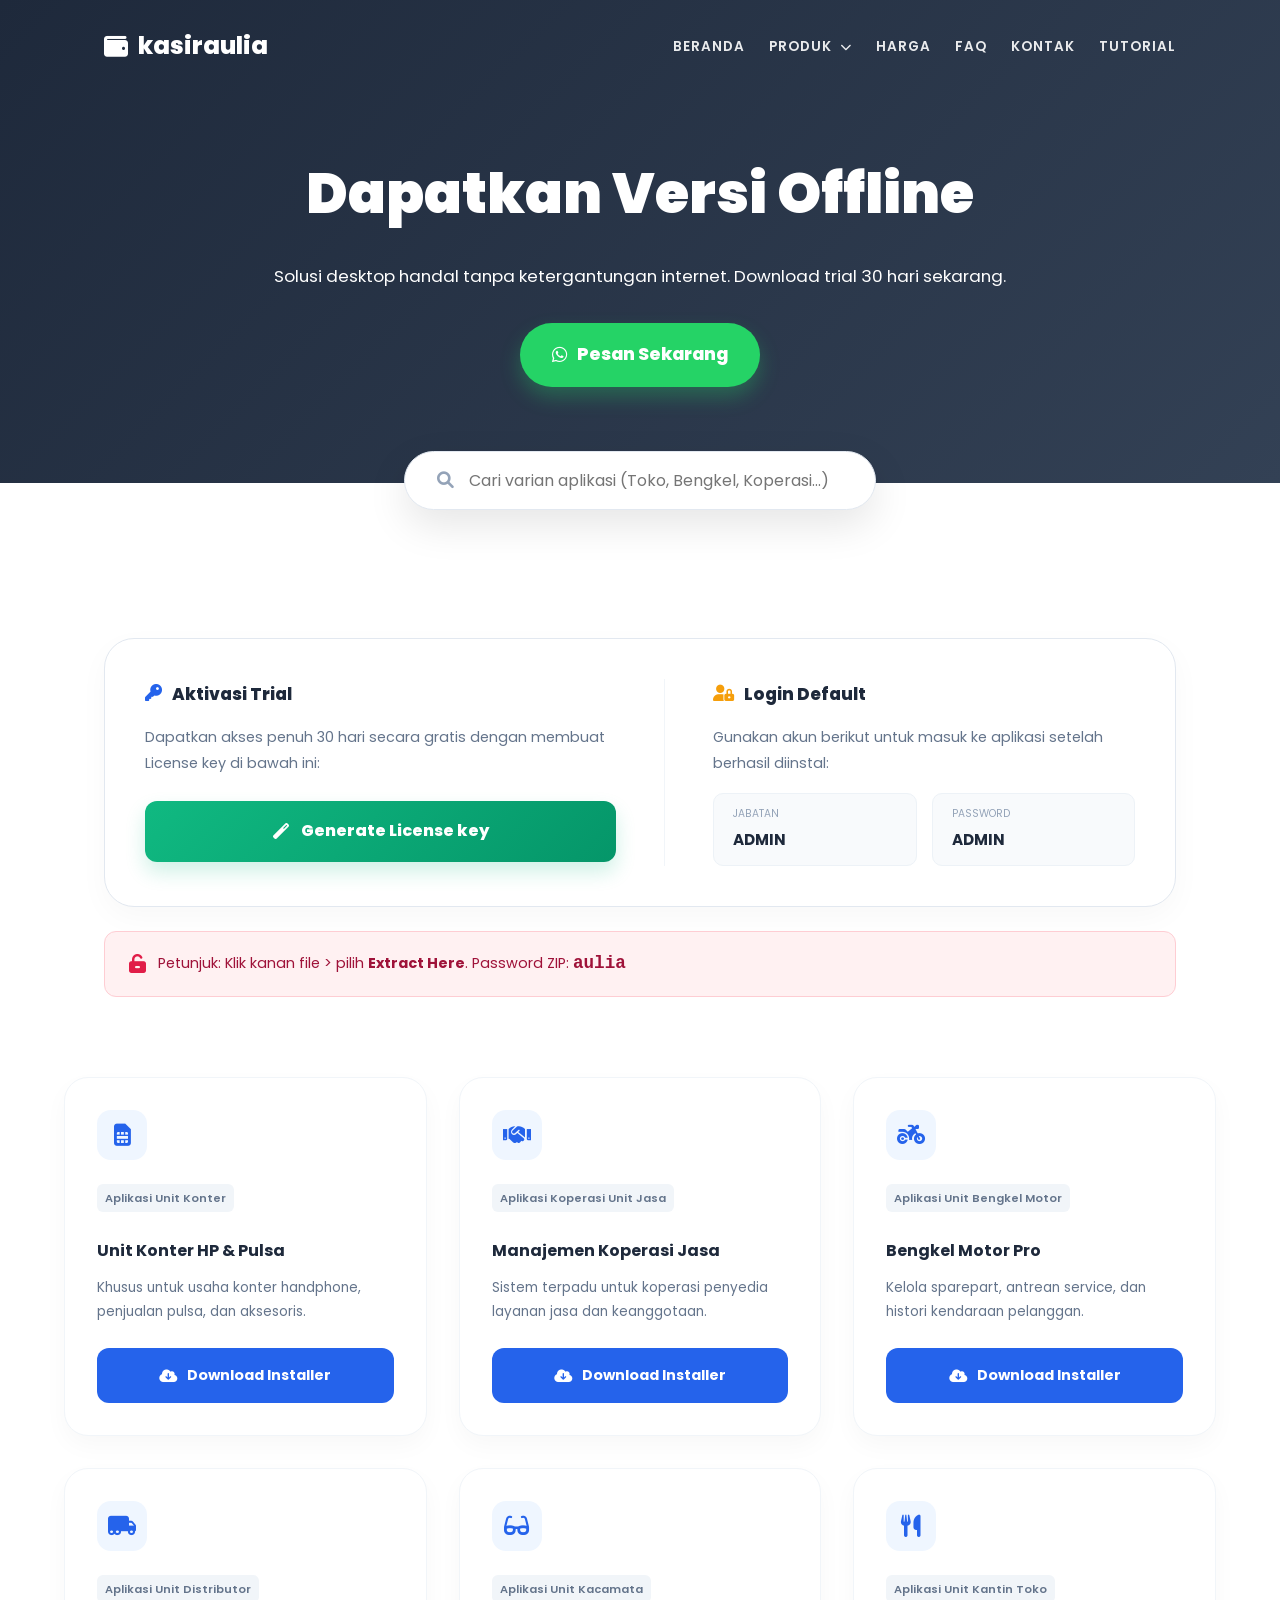
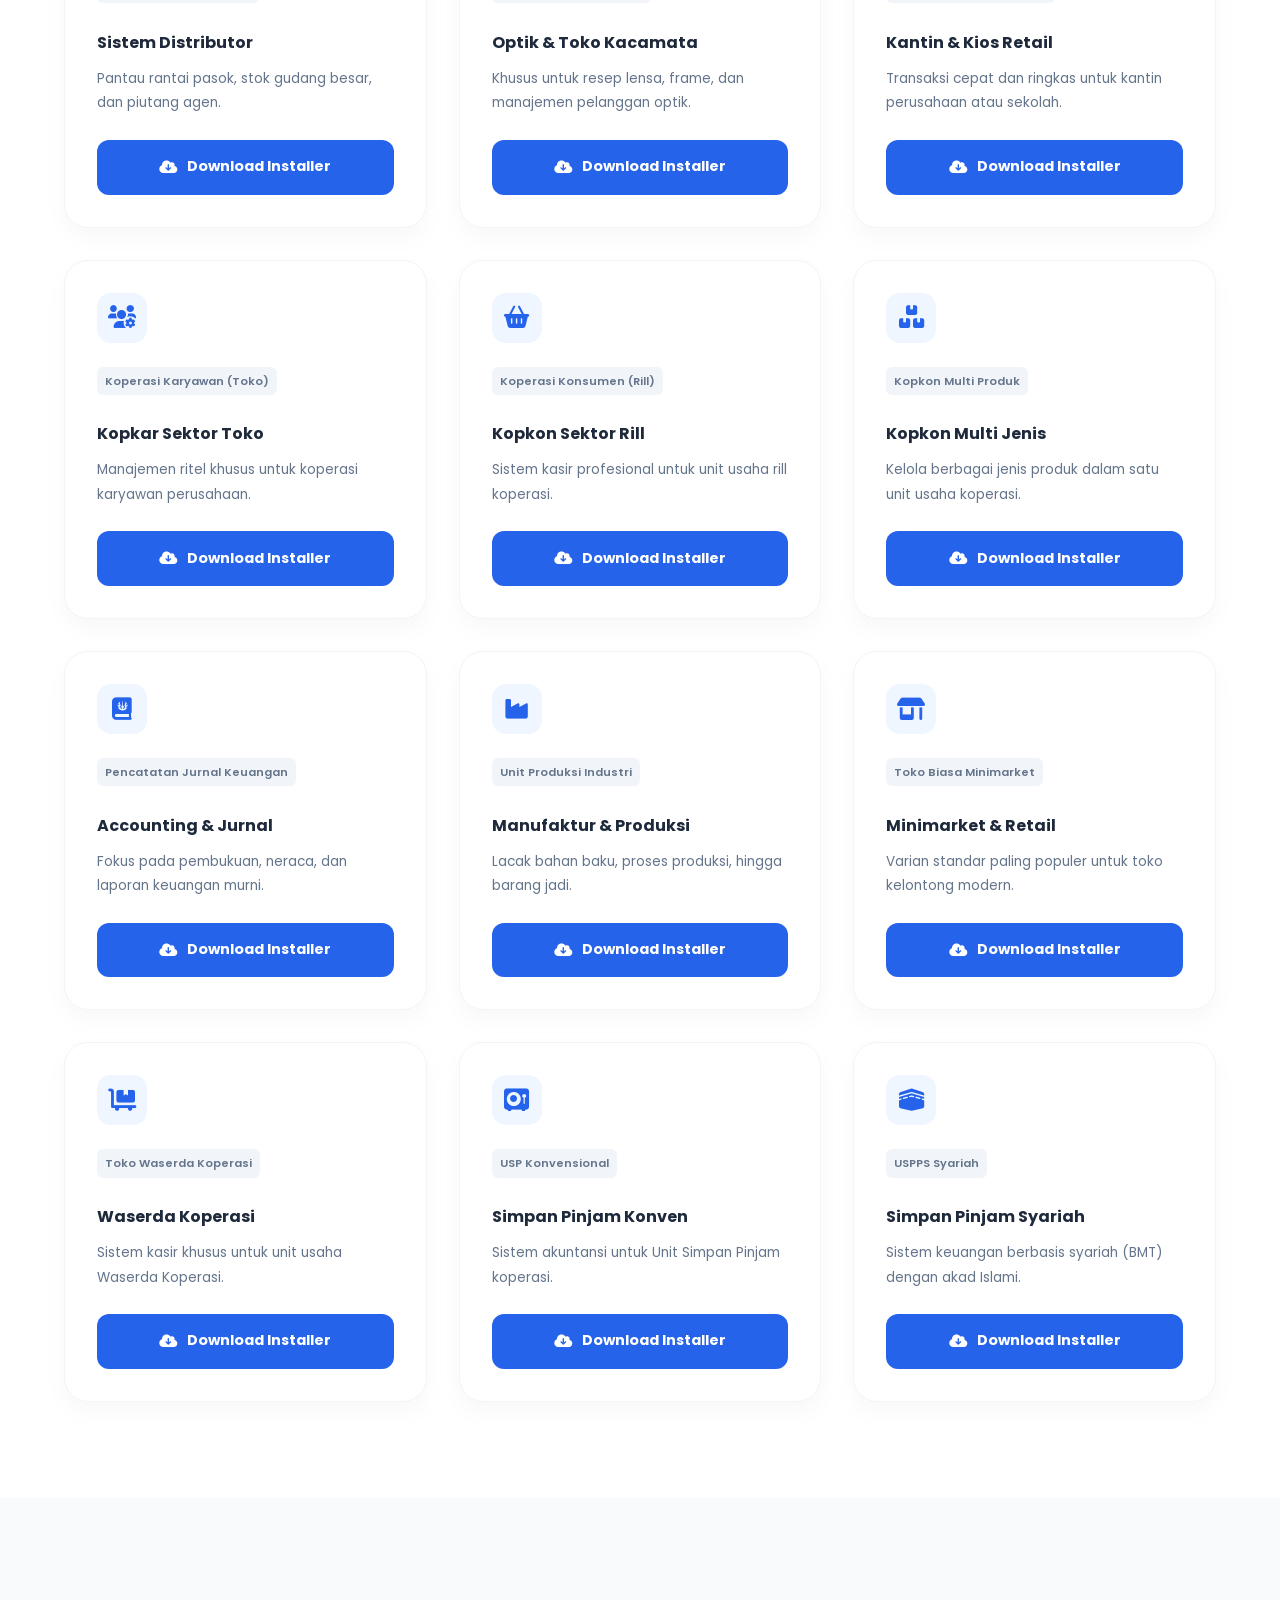
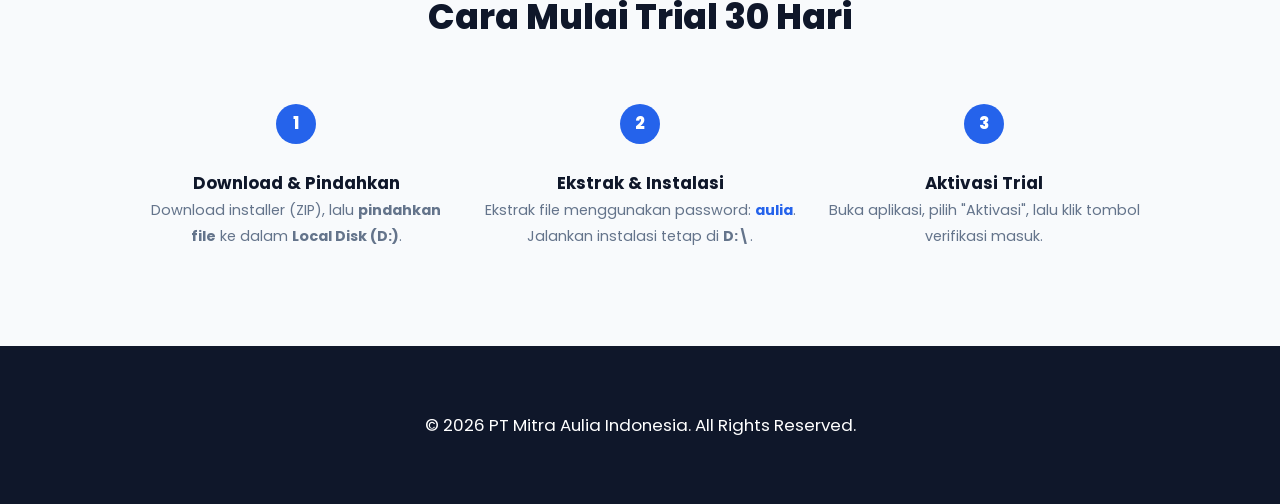
<file: pages/kasir-offline.html>
<!DOCTYPE html>
<html lang="id">

<head>
  <meta charset="UTF-8" />
  <meta name="viewport" content="width=device-width, initial-scale=1.0" />
  <title>Download Kasir Offline - Trial 30 Hari | kasiraulia Auliasoft</title>
  <meta name="description"
    content="Download installer aplikasi kasir offline (Desktop) trial 30 hari. Berbagai varian untuk Toko, Bengkel, Koperasi, Distributor, dan Industri." />
  <link href="https://fonts.googleapis.com/css2?family=Poppins:wght@300;400;500;600;700;800;900&display=swap"
    rel="stylesheet" />
  <link rel="stylesheet" href="https://cdnjs.cloudflare.com/ajax/libs/font-awesome/6.0.0/css/all.min.css" />
  <link rel="stylesheet" href="../css/style.css" />
  <style>
    .offline-hero {
      background: linear-gradient(135deg, #1e293b 0%, #334155 100%);
      padding: 9rem 5% 6rem;
      text-align: center;
      color: white;
    }

    .offline-hero h1 {
      font-size: clamp(2.2rem, 5vw, 3.5rem);
      font-weight: 900;
      margin-bottom: 1rem;
    }

    @media (max-width: 768px) {
      .offline-hero h1 {
        font-size: 2.2rem;
      }
    }
  </style>

</head>

<body>

  <!-- Navbar -->
  <nav class="navbar navbar-fixed-top">
    <div class="container">
      <div class="navbar-header">
        <a href="../index.html" class="navbar-brand">
          <span class="brand-text"><i class="fas fa-wallet"></i>kasiraulia</span>
        </a>
        <div class="mobile-toggle" id="mobile-toggle">
          <i class="fas fa-bars"></i>
        </div>
      </div>

      <div class="collapse navbar-collapse" id="nav-collapse">
        <ul class="nav navbar-nav navbar-right">
          <li><a href="../index.html#home">Beranda</a></li>
          <li class="dropdown">
            <a href="#" class="dropdown-toggle" data-toggle="dropdown">Produk <i class="fas fa-chevron-down"
                style="font-size: 0.7rem;"></i></a>
            <ul class="dropdown-menu">
              <li><a href="kasir-online.html">Kasir Online</a></li>
              <li><a href="kasir-offline.html" class="active">Kasir Offline</a></li>
            </ul>
          </li>
          <li><a href="../index.html#harga">Harga</a></li>
          <li><a href="faq.html">FAQ</a></li>
          <li><a href="../index.html#kontak-form">Kontak</a></li>
          <li><a href="https://www.youtube.com/@auliasoftchannel3554/playlists" target="_blank">Tutorial</a></li>
        </ul>
      </div>
    </div>
  </nav>

  <!-- Hero Section -->
  <section class="offline-hero">
    <div class="container">
      <h1>Dapatkan Versi Offline</h1>
      <p>Solusi desktop handal tanpa ketergantungan internet. Download trial 30 hari sekarang.</p>
      <div style="margin-top: 2rem; display: flex; justify-content: center; gap: 15px; flex-wrap: wrap;">
        <a href="https://wa.me/6281241945881" target="_blank"
          style="display: inline-flex; align-items: center; gap: 10px; background: #25d366; color: white; padding: 1rem 2rem; border-radius: 50px; text-decoration: none; font-weight: 800; font-size: 1.1rem; box-shadow: 0 10px 20px rgba(37, 211, 102, 0.3); transition: all 0.3s;">
          <i class="fab fa-whatsapp"></i> Pesan Sekarang
        </a>
      </div>
    </div>
  </section>

  <!-- Search -->
  <div class="search-container">
    <div class="search-box">
      <i class="fas fa-search"></i>
      <input type="text" id="appSearch" placeholder="Cari varian aplikasi (Toko, Bengkel, Koperasi...)"
        onkeyup="filterApps()" />
    </div>
  </div>

  <!-- Unified Info Card -->
  <div class="trial-info-section">
    <div class="trial-card" style="display: block; padding: 2.5rem; background: #fff; border: 1px solid #e2e8f0; ">
      <div style="display: grid; grid-template-columns: 1fr 1fr; gap: 3rem; align-items: start;">

        <!-- Activation Column -->
        <div class="activation-col">
          <h4
            style="font-weight: 800; color: #1e293b; margin-bottom: 1rem; display: flex; align-items: center; gap: 10px;">
            <i class="fas fa-key" style="color: var(--primary-color);"></i> Aktivasi Trial
          </h4>
          <p style="font-size: 0.9rem; color: #64748b; margin-bottom: 1.5rem;">Dapatkan akses penuh 30 hari secara
            gratis dengan membuat License key di bawah ini:</p>
          <a href="https://license.auliasoft.com/generate" target="_blank" class="btn-generate-key"
            style="margin-top: 0; width: 100%; justify-content: center;">
            <i class="fas fa-magic"></i> Generate License key
          </a>
        </div>

        <!-- Login Column -->
        <div class="login-col" style="border-left: 1px solid #f1f5f9; padding-left: 3rem;">
          <h4
            style="font-weight: 800; color: #1e293b; margin-bottom: 1rem; display: flex; align-items: center; gap: 10px;">
            <i class="fas fa-user-lock" style="color: #f59e0b;"></i> Login Default
          </h4>
          <p style="font-size: 0.9rem; color: #64748b; margin-bottom: 1rem;">Gunakan akun berikut untuk masuk ke
            aplikasi setelah berhasil diinstal:</p>
          <div style="display: flex; gap: 15px;">
            <div
              style="background: #f8fafc; padding: 0.7rem 1.2rem; border-radius: 10px; border: 1px solid #edf2f7; flex: 1;">
              <span
                style="font-size: 0.65rem; color: #94a3b8; display: block; text-transform: uppercase;">Jabatan</span>
              <strong style="color: #1e293b; font-size: 0.95rem;">ADMIN</strong>
            </div>
            <div
              style="background: #f8fafc; padding: 0.7rem 1.2rem; border-radius: 10px; border: 1px solid #edf2f7; flex: 1;">
              <span
                style="font-size: 0.65rem; color: #94a3b8; display: block; text-transform: uppercase;">Password</span>
              <strong style="color: #1e293b; font-size: 0.95rem;">ADMIN</strong>
            </div>
          </div>
        </div>

      </div>
    </div>
    <!-- ZIP Password Notice -->
    <div
      style="margin-top: 1.5rem; background: #fff1f2; padding: 1rem 1.5rem; border-radius: 12px; border: 1px solid #fecdd3; display: flex; align-items: center; gap: 12px;">
      <i class="fas fa-unlock-alt" style="color: #e11d48; font-size: 1.2rem;"></i>
      <p style="font-size: 0.9rem; color: #9f1239; margin: 0;">Petunjuk: Klik kanan file > pilih <strong>Extract
          Here</strong>. Password ZIP: <strong style="font-family: monospace; font-size: 1.1rem;">aulia</strong></p>
    </div>

  </div>

  <!-- App Grid -->
  <div class="download-grid" id="appGrid">

    <!-- Item Konter (Baru) -->
    <div class="app-card" data-name="APLIKASI UNIT KONTER">
      <div>
        <div class="app-icon"><i class="fas fa-sim-card"></i></div>
        <span class="app-tag">Aplikasi Unit Konter</span>
        <h4>Unit Konter HP & Pulsa</h4>
        <p style="font-size: 0.85rem; color: #64748b; margin-bottom: 1.5rem;">Khusus untuk usaha konter handphone,
          penjualan pulsa, dan aksesoris.</p>
      </div>
      <a href="https://drive.google.com/drive/folders/1z2s6pRivngU8LgMm2sKeiRJBqyDelJKQ?hl=ID" class="btn-download"
        target="_blank"><i class="fas fa-cloud-download-alt"></i> Download Installer</a>
    </div>

    <!-- Item 1 -->
    <div class="app-card" data-name="APLIKASI KOPERASI UNIT JASA">
      <div>
        <div class="app-icon"><i class="fas fa-handshake"></i></div>
        <span class="app-tag">Aplikasi Koperasi Unit Jasa</span>
        <h4>Manajemen Koperasi Jasa</h4>
        <p style="font-size: 0.85rem; color: #64748b; margin-bottom: 1.5rem;">Sistem terpadu untuk koperasi penyedia
          layanan jasa dan keanggotaan.</p>
      </div>
      <a href="https://drive.google.com/drive/folders/1tAPQVqHR0BtV1nldxutxncgjCAqxUSH1?hl=ID" class="btn-download"
        target="_blank"><i class="fas fa-cloud-download-alt"></i>Download Installer</a>
    </div>

    <!-- Item 2 -->
    <div class="app-card" data-name="APLIKASI UNIT BENGKEL MOTOR">
      <div>
        <div class="app-icon"><i class="fas fa-motorcycle"></i></div>
        <span class="app-tag">Aplikasi Unit Bengkel Motor</span>
        <h4>Bengkel Motor Pro</h4>
        <p style="font-size: 0.85rem; color: #64748b; margin-bottom: 1.5rem;">Kelola sparepart, antrean service, dan
          histori kendaraan pelanggan.</p>
      </div>
      <a href="https://drive.google.com/drive/folders/1xEJeQxHOhvH6E5bpwwW6u6yIyB_Fqsj7?hl=ID" target="_blank"
        class="btn-download"><i class="fas fa-cloud-download-alt"></i> Download Installer</a>
    </div>

    <!-- Item 3 -->
    <div class="app-card" data-name="APLIKASI UNIT DISTRIBUTOR">
      <div>
        <div class="app-icon"><i class="fas fa-truck-moving"></i></div>
        <span class="app-tag">Aplikasi Unit Distributor</span>
        <h4>Sistem Distributor</h4>
        <p style="font-size: 0.85rem; color: #64748b; margin-bottom: 1.5rem;">Pantau rantai pasok, stok gudang besar,
          dan piutang agen.</p>
      </div>
      <a href="https://drive.google.com/drive/folders/1FHY_aGgRSouPhnOfgcgKMBw8IPh60ect?hl=ID" target="_blank"
        class="btn-download"><i class="fas fa-cloud-download-alt"></i> Download Installer</a>
    </div>

    <!-- Item 4 -->
    <div class="app-card" data-name="APLIKASI UNIT KACAMATA">
      <div>
        <div class="app-icon"><i class="fas fa-glasses"></i></div>
        <span class="app-tag">Aplikasi Unit Kacamata</span>
        <h4>Optik & Toko Kacamata</h4>
        <p style="font-size: 0.85rem; color: #64748b; margin-bottom: 1.5rem;">Khusus untuk resep lensa, frame, dan
          manajemen pelanggan optik.</p>
      </div>
      <a href="https://drive.google.com/drive/folders/15MXv9gC8_kprBRX0xn_e__DAJoOfOW3_?hl=ID" target="_blank"
        class="btn-download"><i class="fas fa-cloud-download-alt"></i> Download Installer</a>
    </div>

    <!-- Item 5 -->
    <div class="app-card" data-name="APLIKASI UNIT KANTIN TOKO">
      <div>
        <div class="app-icon"><i class="fas fa-utensils"></i></div>
        <span class="app-tag">Aplikasi Unit Kantin Toko</span>
        <h4>Kantin & Kios Retail</h4>
        <p style="font-size: 0.85rem; color: #64748b; margin-bottom: 1.5rem;">Transaksi cepat dan ringkas untuk kantin
          perusahaan atau sekolah.</p>
      </div>
      <a href="https://drive.google.com/drive/folders/14TMjdgSRMtP4fjMfr7X5fiR80k0NUpYS?hl=ID" target="_blank"
        class="btn-download"><i class="fas fa-cloud-download-alt"></i> Download Installer</a>
    </div>

    <!-- Item 6 -->
    <div class="app-card" data-name="APLIKASI UNIT KOPERASI KARYAWAN SEKTOR TOKO">
      <div>
        <div class="app-icon"><i class="fas fa-users-gear"></i></div>
        <span class="app-tag">Koperasi Karyawan (Toko)</span>
        <h4>Kopkar Sektor Toko</h4>
        <p style="font-size: 0.85rem; color: #64748b; margin-bottom: 1.5rem;">Manajemen ritel khusus untuk koperasi
          karyawan perusahaan.</p>
      </div>
      <a href="https://drive.google.com/drive/folders/1Y1NJXtuDl8J0z-ae2ViaWfNhZ-9EAEiz?hl=ID" target="_blank"
        class="btn-download"><i class="fas fa-cloud-download-alt"></i> Download Installer</a>
    </div>

    <!-- Item 7 -->
    <div class="app-card" data-name="APLIKASI UNIT KOPERASI KONSUMEN SEKTOR RILL TOKO">
      <div>
        <div class="app-icon"><i class="fas fa-basket-shopping"></i></div>
        <span class="app-tag">Koperasi Konsumen (Rill)</span>
        <h4>Kopkon Sektor Rill</h4>
        <p style="font-size: 0.85rem; color: #64748b; margin-bottom: 1.5rem;">Sistem kasir profesional untuk unit usaha
          rill koperasi.</p>
      </div>
      <a href="https://drive.google.com/drive/folders/1yFncwO07XasWQ9PuHKbuqY964s2TConI?hl=ID" target="_blank"
        class="btn-download"><i class="fas fa-cloud-download-alt"></i> Download Installer</a>
    </div>

    <!-- Item 8 -->
    <div class="app-card" data-name="APLIKASI UNIT KOPKON MULTI JENIS PRODUK SEKTOR RILL TOKO">
      <div>
        <div class="app-icon"><i class="fas fa-boxes-stacked"></i></div>
        <span class="app-tag">Kopkon Multi Produk</span>
        <h4>Kopkon Multi Jenis</h4>
        <p style="font-size: 0.85rem; color: #64748b; margin-bottom: 1.5rem;">Kelola berbagai jenis produk dalam satu
          unit usaha koperasi.</p>
      </div>
      <a href="https://drive.google.com/drive/folders/14oeZiENrFQXFp_CvdAniretpHDVNFT6o?hl=ID" target="_blank"
        class="btn-download"><i class="fas fa-cloud-download-alt"></i> Download Installer</a>
    </div>

    <!-- Item 9 -->
    <div class="app-card" data-name="APLIKASI UNIT PENCATATAN JURNAL KEUANGAN">
      <div>
        <div class="app-icon"><i class="fas fa-book-journal-whills"></i></div>
        <span class="app-tag">Pencatatan Jurnal Keuangan</span>
        <h4>Accounting & Jurnal</h4>
        <p style="font-size: 0.85rem; color: #64748b; margin-bottom: 1.5rem;">Fokus pada pembukuan, neraca, dan laporan
          keuangan murni.</p>
      </div>
      <a href="https://drive.google.com/drive/folders/126NkAK11Jl3F0skMW24X5mjYct-EcoLK?hl=ID" target="_blank"
        class="btn-download"><i class="fas fa-cloud-download-alt"></i> Download Installer</a>
    </div>

    <!-- Item 10 -->
    <div class="app-card" data-name="APLIKASI UNIT PRODUKSI INDUSTRI">
      <div>
        <div class="app-icon"><i class="fas fa-industry"></i></div>
        <span class="app-tag">Unit Produksi Industri</span>
        <h4>Manufaktur & Produksi</h4>
        <p style="font-size: 0.85rem; color: #64748b; margin-bottom: 1.5rem;">Lacak bahan baku, proses produksi, hingga
          barang jadi.</p>
      </div>
      <a href="https://drive.google.com/drive/folders/195zZrOZepIxvIO4_flfIY2dIBukJG0sT?hl=ID" target="_blank"
        class="btn-download"><i class="fas fa-cloud-download-alt"></i> Download Installer</a>
    </div>

    <!-- Item 11 -->
    <div class="app-card" data-name="APLIKASI UNIT TOKO BIASA MINIMARKET">
      <div>
        <div class="app-icon"><i class="fas fa-store-alt"></i></div>
        <span class="app-tag">Toko Biasa Minimarket</span>
        <h4>Minimarket & Retail</h4>
        <p style="font-size: 0.85rem; color: #64748b; margin-bottom: 1.5rem;">Varian standar paling populer untuk toko
          kelontong modern.</p>
      </div>
      <a href="https://drive.google.com/drive/folders/1R-btBN6gnxKMhiEHrVzT95hqw0BXMHGw?hl=ID" target="_blank"
        class="btn-download"><i class="fas fa-cloud-download-alt"></i> Download Installer</a>
    </div>

    <!-- Item 12 -->
    <div class="app-card" data-name="APLIKASI UNIT TOKO WAASERDA KOPERASI">
      <div>
        <div class="app-icon"><i class="fas fa-cart-flatbed"></i></div>
        <span class="app-tag">Toko Waserda Koperasi</span>
        <h4>Waserda Koperasi</h4>
        <p style="font-size: 0.85rem; color: #64748b; margin-bottom: 1.5rem;">Sistem kasir khusus untuk unit usaha
          Waserda Koperasi.</p>
      </div>
      <a href="https://drive.google.com/drive/folders/1kGXt0MwznlNOfk9mIueGoJKQa_9-DbyQ?hl=ID" target="_blank"
        class="btn-download"><i class="fas fa-cloud-download-alt"></i> Download Installer</a>
    </div>

    <!-- Item 13 -->
    <div class="app-card" data-name="APLIKASI UNIT USP KONVENSIONAL">
      <div>
        <div class="app-icon"><i class="fas fa-vault"></i></div>
        <span class="app-tag">USP Konvensional</span>
        <h4>Simpan Pinjam Konven</h4>
        <p style="font-size: 0.85rem; color: #64748b; margin-bottom: 1.5rem;">Sistem akuntansi untuk Unit Simpan Pinjam
          koperasi.</p>
      </div>
      <a href="https://drive.google.com/drive/folders/1NUBdg7-AX_qUwdbTsl-ttvmEUiaMQ5hS?hl=ID" target="_blank"
        class="btn-download"><i class="fas fa-cloud-download-alt"></i> Download Installer</a>
    </div>

    <!-- Item 14 -->
    <div class="app-card" data-name="APLIKASI UNIT USPPS SYARIAH">
      <div>
        <div class="app-icon"><i class="fas fa-kaaba"></i></div>
        <span class="app-tag">USPPS Syariah</span>
        <h4>Simpan Pinjam Syariah</h4>
        <p style="font-size: 0.85rem; color: #64748b; margin-bottom: 1.5rem;">Sistem keuangan berbasis syariah (BMT)
          dengan akad Islami.</p>
      </div>
      <a href="https://drive.google.com/drive/folders/1NFd7VN06oDd5kruDwIQBySIjBR6J9rq9?hl=ID" target="_blank"
        class="btn-download"><i class="fas fa-cloud-download-alt"></i> Download Installer</a>
    </div>

  </div>

  <!-- Steps -->
  <section class="steps-section">
    <div class="container">
      <h2 class="section-title">Cara Mulai Trial 30 Hari</h2>
      <div class="steps-grid">
        <div class="step-item">
          <div class="step-num">1</div>
          <h4>Download & Pindahkan</h4>
          <p style="font-size: 0.9rem; color: #64748b;">Download installer (ZIP), lalu <strong>pindahkan file</strong>
            ke dalam <strong>Local Disk (D:)</strong>.</p>
        </div>
        <div class="step-item">
          <div class="step-num">2</div>
          <h4>Ekstrak & Instalasi</h4>
          <p style="font-size: 0.9rem; color: #64748b;">Ekstrak file menggunakan password: <strong
              style="color: var(--primary-color);">aulia</strong>. Jalankan instalasi tetap di <strong>D:\</strong>.</p>
        </div>
        <div class="step-item">
          <div class="step-num">3</div>
          <h4>Aktivasi Trial</h4>
          <p style="font-size: 0.9rem; color: #64748b;">Buka aplikasi, pilih "Aktivasi", lalu klik tombol verifikasi
            masuk.</p>
        </div>
      </div>
    </div>
  </section>

  <!-- Footer -->
  <footer style="background: #0f172a; padding: 4rem 5%; color: white; text-align: center;">
    <p>&copy; 2026 PT Mitra Aulia Indonesia. All Rights Reserved.</p>
  </footer>

  <script src="../js/script.js"></script>
  <script>
    function filterApps() {
      const input = document.getElementById('appSearch');
      const filter = input.value.toLowerCase();
      const grid = document.getElementById('appGrid');
      const cards = grid.getElementsByClassName('app-card');

      for (let i = 0; i < cards.length; i++) {
        const name = cards[i].getAttribute('data-name');
        if (name.toLowerCase().indexOf(filter) > -1) {
          cards[i].style.display = "";
        } else {
          cards[i].style.display = "none";
        }
      }
    }
  </script>
</body>

</html>
</file>
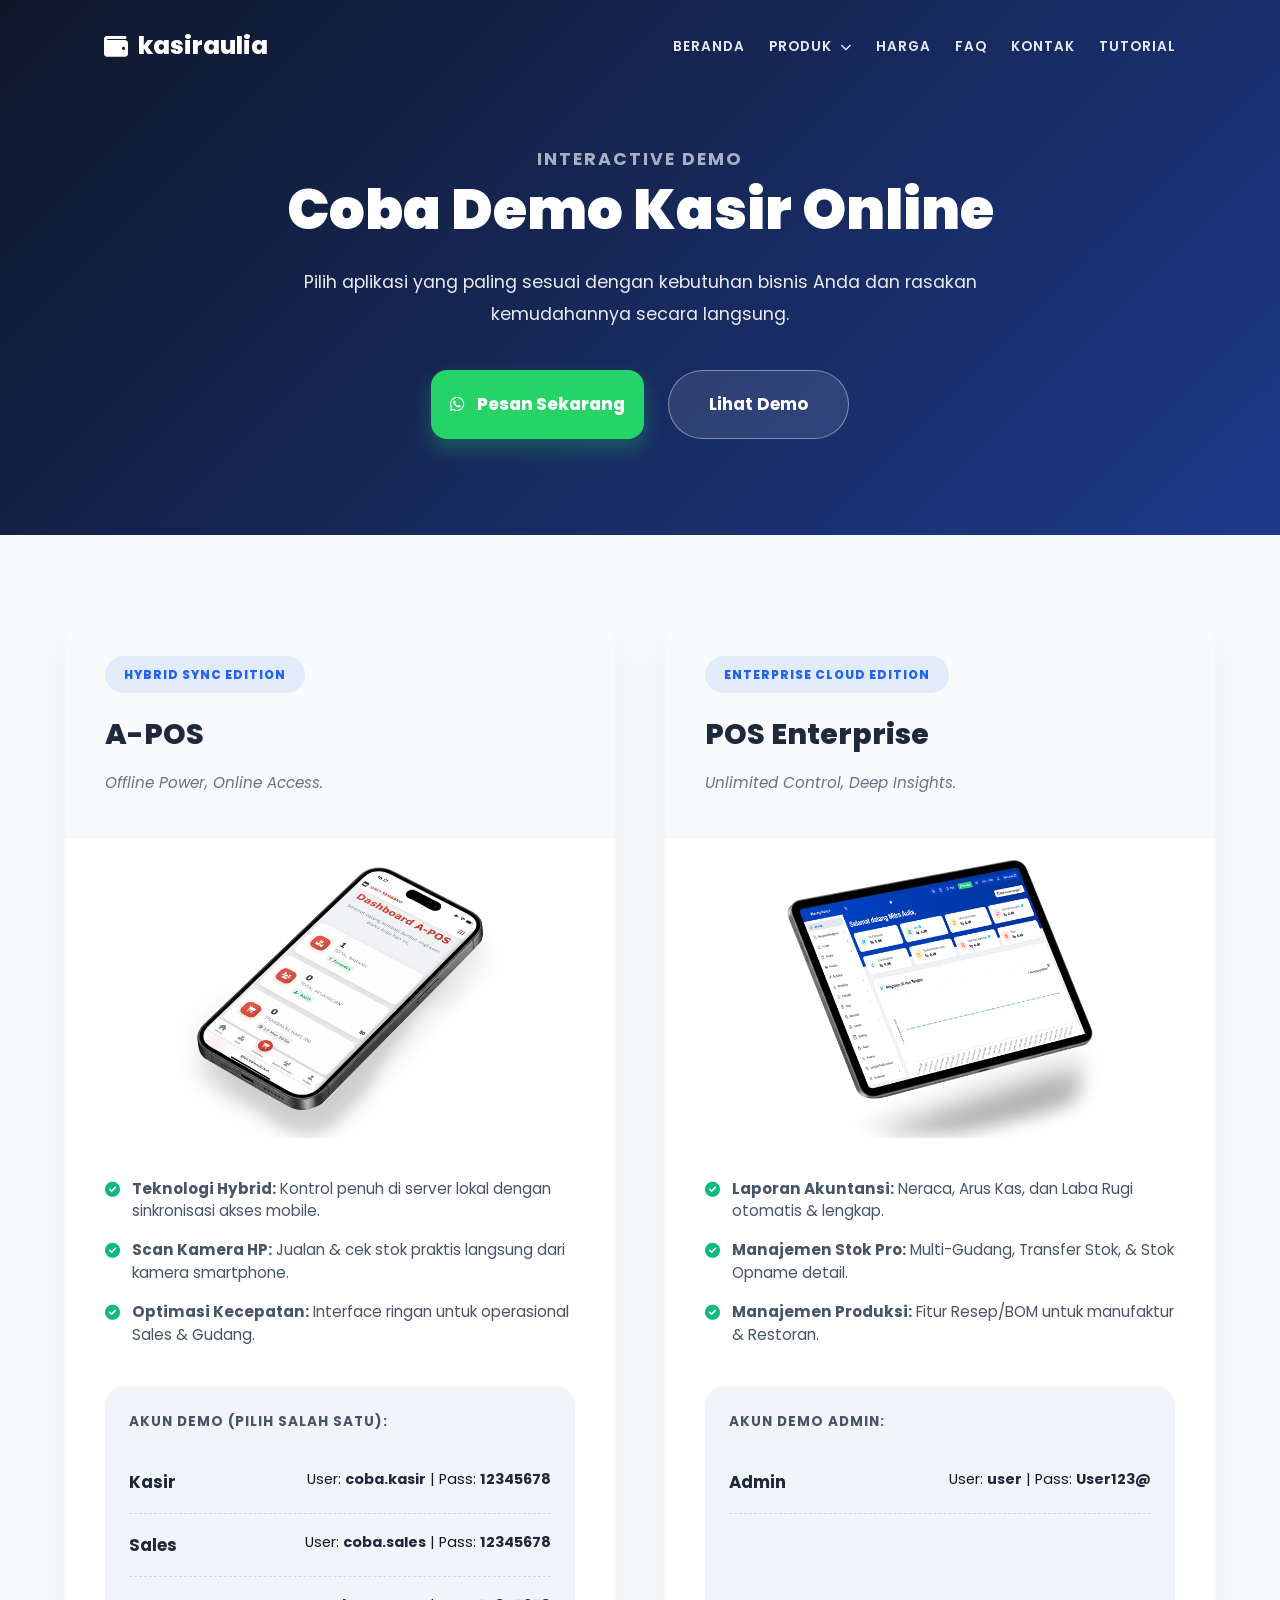
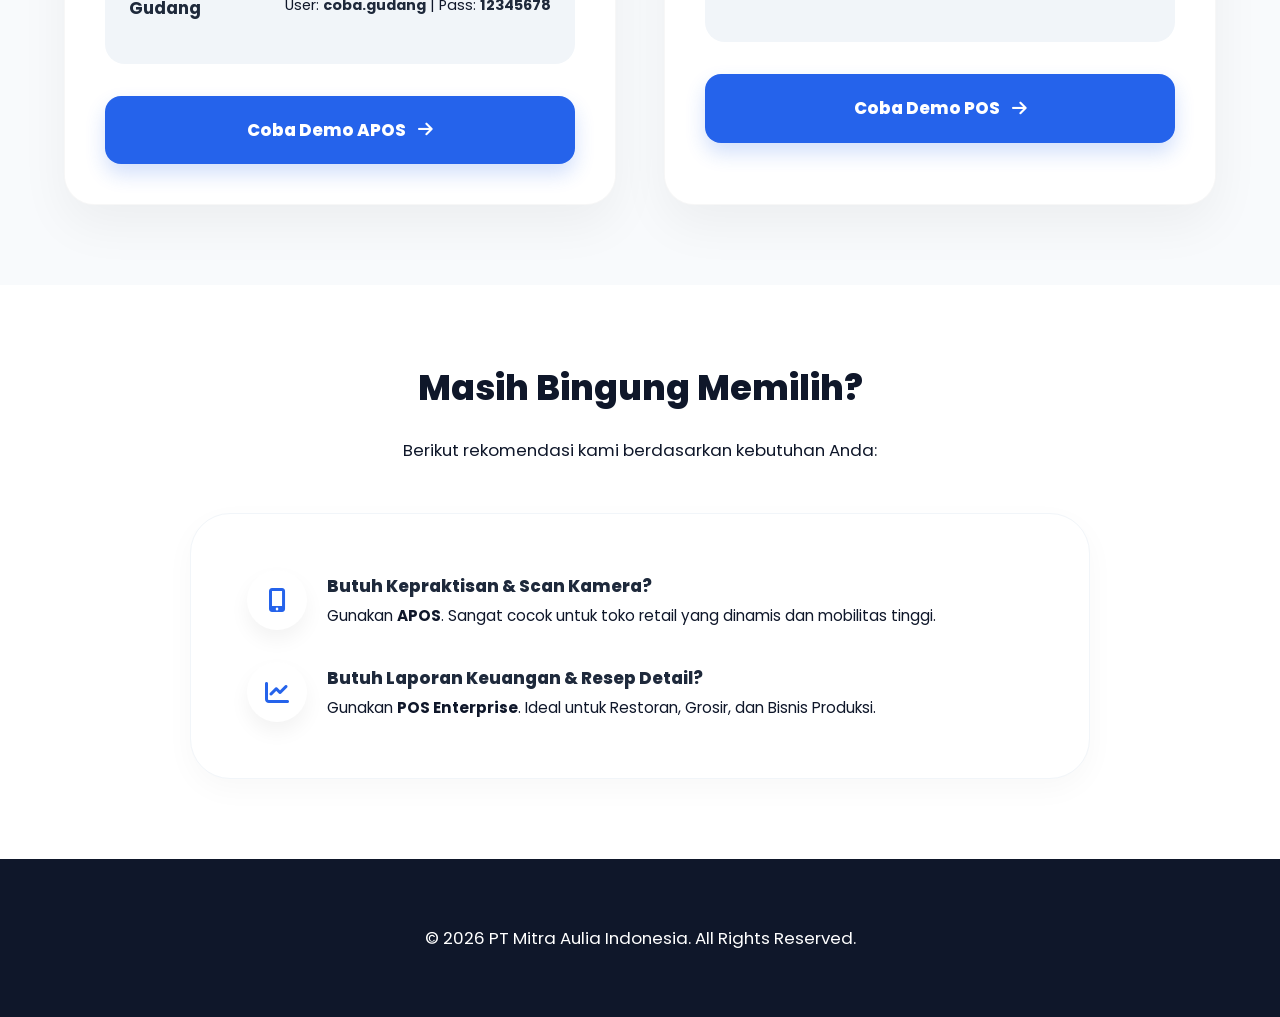
<file: pages/kasir-online.html>
<!DOCTYPE html>
<html lang="id">

<head>
  <meta charset="UTF-8" />
  <meta name="viewport" content="width=device-width, initial-scale=1.0" />
  <title>Kasir Online - Coba Demo | kasiraulia Auliasoft</title>
  <meta name="description"
    content="Coba langsung demo aplikasi kasir online A-POS dan POS Enterprise dari Auliasoft. Solusi cerdas untuk bisnis retail, FnB, dan industri." />
  <link href="https://fonts.googleapis.com/css2?family=Poppins:wght@300;400;500;600;700;800;900&display=swap"
    rel="stylesheet" />
  <link rel="stylesheet" href="https://cdnjs.cloudflare.com/ajax/libs/font-awesome/6.0.0/css/all.min.css" />
  <link rel="stylesheet" href="../css/style.css" />
  <style>
    .online-hero {
      background: linear-gradient(135deg, #0f172a 0%, #1e3a8a 100%);
      padding: 9rem 5% 6rem;
      text-align: center;
      color: white;
      position: relative;
      overflow: hidden;
    }

    .online-hero h1 {
      font-size: clamp(2rem, 5vw, 3.5rem);
      font-weight: 900;
      margin-bottom: 1.5rem;
      line-height: 1.2;
    }

    .online-hero p {
      font-size: 1.1rem;
      opacity: 0.9;
      max-width: 700px;
      margin: 0 auto;
    }

    @media (max-width: 768px) {
      .online-hero h1 {
        font-size: 2.2rem;
      }
    }
  </style>

</head>

<body>

  <!-- Navbar -->
  <nav class="navbar navbar-fixed-top">
    <div class="container">
      <div class="navbar-header">
        <a href="../index.html" class="navbar-brand">
          <span class="brand-text"><i class="fas fa-wallet"></i>kasiraulia</span>
        </a>
        <div class="mobile-toggle" id="mobile-toggle">
          <i class="fas fa-bars"></i>
        </div>
      </div>

      <div class="collapse navbar-collapse" id="nav-collapse">
        <ul class="nav navbar-nav navbar-right">
          <li><a href="../index.html#home">Beranda</a></li>
          <li class="dropdown">
            <a href="#" class="dropdown-toggle" data-toggle="dropdown">Produk <i class="fas fa-chevron-down"
                style="font-size: 0.7rem;"></i></a>
            <ul class="dropdown-menu">
              <li><a href="kasir-online.html" class="active">Kasir Online</a></li>
              <li><a href="kasir-offline.html">Kasir Offline</a></li>
            </ul>
          </li>
          <li><a href="../index.html#harga">Harga</a></li>
          <li><a href="faq.html">FAQ</a></li>
          <li><a href="../index.html#kontak-form">Kontak</a></li>
          <li><a href="https://youtube.com/playlist?list=PLBG7mgx1_MCgrCzLP2zKXvvru7jOfzmMR&si=draT3aPOZzr0tL31"
              target="_blank">Tutorial</a>
          </li>
        </ul>
      </div>
    </div>
  </nav>

  <!-- Hero Section -->
  <section class="online-hero">
    <div class="container">
      <p class="section-subtitle" style="color: rgba(255,255,255,0.7);">Interactive Demo</p>
      <h1>Coba Demo Kasir Online</h1>
      <p>Pilih aplikasi yang paling sesuai dengan kebutuhan bisnis Anda dan rasakan kemudahannya secara langsung.</p>
      <div class="btn-group-hero">
        <a href="https://wa.me/6281241945881" target="_blank" class="btn-demo"
          style="background: #25d366; box-shadow: 0 10px 20px rgba(37, 211, 102, 0.3);">
          <i class="fab fa-whatsapp"></i> Pesan Sekarang
        </a>
        <a href="#demo-cards" class="btn-secondary-white">Lihat Demo</a>
      </div>
    </div>
  </section>

  <!-- Demo Cards -->
  <section class="demo-section" id="demo-cards">
    <div class="demo-grid">

      <!-- Card APOS -->
      <div class="demo-card">
        <div class="card-header">
          <span class="badge-tag">Hybrid Sync Edition</span>
          <h2>A-POS</h2>
          <p class="tagline">Offline Power, Online Access.</p>
        </div>
        <div class="card-image">
          <img src="../img/angled-phone.png" alt="APOS Mobile Preview" loading="lazy" />
        </div>
        <div class="card-body">
          <ul class="feature-list">
            <li><i class="fas fa-check-circle"></i> <span><strong>Teknologi Hybrid:</strong> Kontrol penuh di server
                lokal dengan sinkronisasi akses mobile.</span></li>
            <li><i class="fas fa-check-circle"></i> <span><strong>Scan Kamera HP:</strong> Jualan & cek stok praktis
                langsung dari kamera smartphone.</span></li>
            <li><i class="fas fa-check-circle"></i> <span><strong>Optimasi Kecepatan:</strong> Interface ringan untuk
                operasional Sales & Gudang.</span></li>
          </ul>

          <div class="credential-box">
            <h4>Akun Demo (Pilih Salah Satu):</h4>
            <div class="acc-item">
              <span class="acc-label">Kasir</span>
              <span class="acc-info">User: <strong>coba.kasir</strong> | Pass: <strong>12345678</strong></span>
            </div>
            <div class="acc-item">
              <span class="acc-label">Sales</span>
              <span class="acc-info">User: <strong>coba.sales</strong> | Pass: <strong>12345678</strong></span>
            </div>
            <div class="acc-item">
              <span class="acc-label">Gudang</span>
              <span class="acc-info">User: <strong>coba.gudang</strong> | Pass: <strong>12345678</strong></span>
            </div>
          </div>

          <a href="https://apos.auliasoft.com" target="_blank" class="btn-demo">
            Coba Demo APOS <i class="fas fa-arrow-right"></i>
          </a>
        </div>
      </div>

      <!-- Card POS -->
      <div class="demo-card">
        <div class="card-header">
          <span class="badge-tag">Enterprise Cloud Edition</span>
          <h2>POS Enterprise</h2>
          <p class="tagline">Unlimited Control, Deep Insights.</p>
        </div>
        <div class="card-image">
          <img src="../img/tablet-mockup.png" alt="POS Enterprise Preview" loading="lazy" />
        </div>
        <div class="card-body">
          <ul class="feature-list">
            <li><i class="fas fa-check-circle"></i> <span><strong>Laporan Akuntansi:</strong> Neraca, Arus Kas, dan Laba
                Rugi otomatis & lengkap.</span></li>
            <li><i class="fas fa-check-circle"></i> <span><strong>Manajemen Stok Pro:</strong> Multi-Gudang, Transfer
                Stok, & Stok Opname detail.</span></li>
            <li><i class="fas fa-check-circle"></i> <span><strong>Manajemen Produksi:</strong> Fitur Resep/BOM untuk
                manufaktur & Restoran.</span></li>
          </ul>

          <div class="credential-box">
            <h4>Akun Demo Admin:</h4>
            <div class="acc-item">
              <span class="acc-label">Admin</span>
              <span class="acc-info">User: <strong>user</strong> | Pass: <strong>User123@</strong></span>
            </div>
            <div style="height: 104px;"></div> <!-- Spacer to match height -->
          </div>

          <a href="https://pos.auliasoft.com/login" target="_blank" class="btn-demo">
            Coba Demo POS <i class="fas fa-arrow-right"></i>
          </a>
        </div>
      </div>

    </div>
  </section>

  <!-- Recommendation Section -->
  <section class="recommendation-section">
    <div class="container">
      <h2 class="section-title">Masih Bingung Memilih?</h2>
      <p style="margin-bottom: 3rem;">Berikut rekomendasi kami berdasarkan kebutuhan Anda:</p>

      <div class="rec-box">
        <div class="rec-item">
          <div class="rec-icon"><i class="fas fa-mobile-alt"></i></div>
          <div class="rec-text">
            <h4 style="font-weight: 800; color: #1e293b;">Butuh Kepraktisan & Scan Kamera?</h4>
            <p style="font-size: 0.95rem;">Gunakan <strong>APOS</strong>. Sangat cocok untuk toko retail yang dinamis
              dan mobilitas tinggi.</p>
          </div>
        </div>
        <div class="rec-item">
          <div class="rec-icon"><i class="fas fa-chart-line"></i></div>
          <div class="rec-text">
            <h4 style="font-weight: 800; color: #1e293b;">Butuh Laporan Keuangan & Resep Detail?</h4>
            <p style="font-size: 0.95rem;">Gunakan <strong>POS Enterprise</strong>. Ideal untuk Restoran, Grosir, dan
              Bisnis Produksi.</p>
          </div>
        </div>
      </div>
    </div>
  </section>

  <!-- Footer -->
  <footer style="background: #0f172a; padding: 4rem 5%; color: white; text-align: center;">
    <p>&copy; 2026 PT Mitra Aulia Indonesia. All Rights Reserved.</p>
  </footer>

  <script src="../js/script.js"></script>
</body>

</html>
</file>
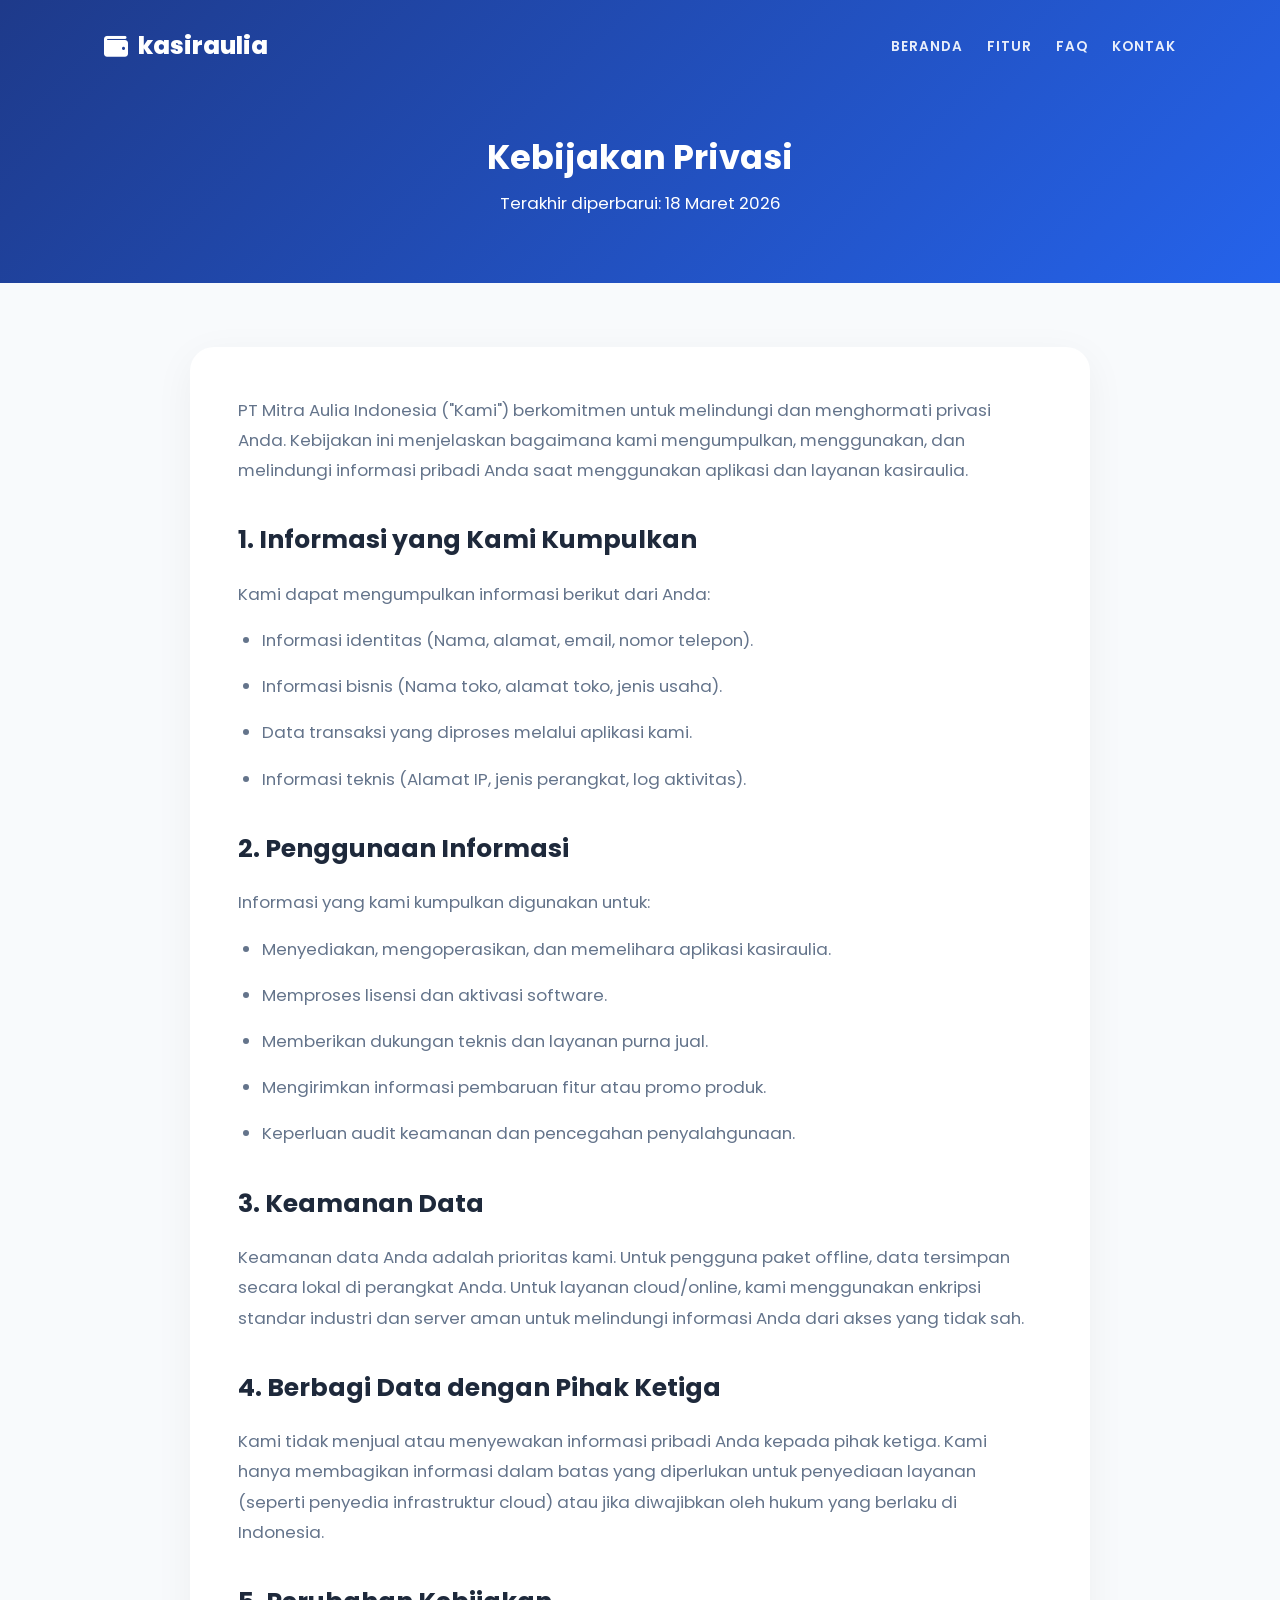
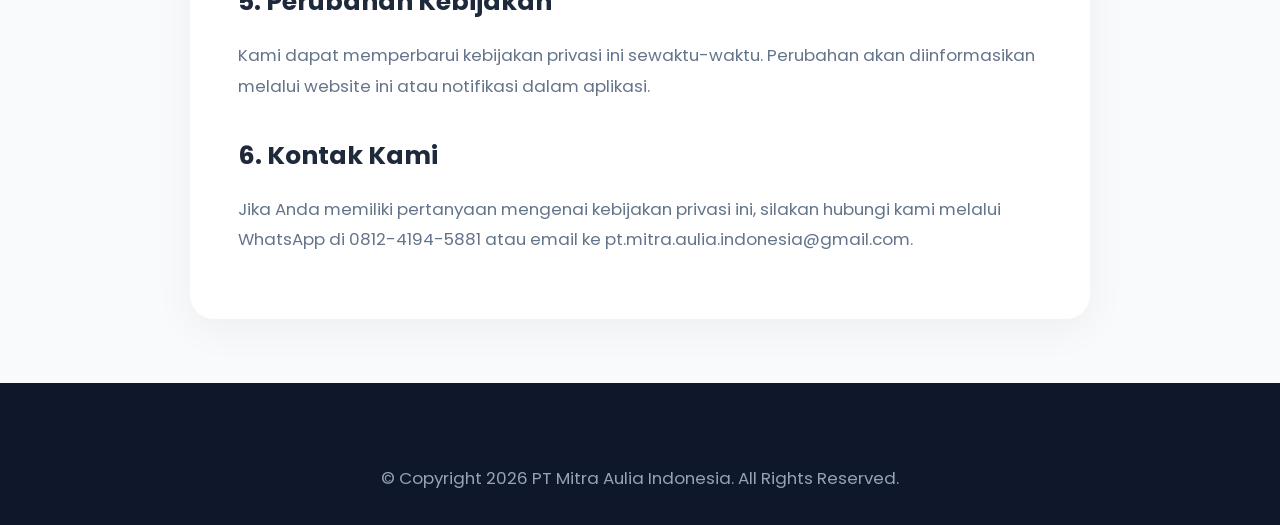
<file: pages/kebijakan-privasi.html>
<!DOCTYPE html>
<html lang="id">

<head>
  <meta charset="UTF-8" />
  <meta name="viewport" content="width=device-width, initial-scale=1.0" />
  <title>Kebijakan Privasi | kasiraulia Auliasoft</title>
  <meta name="description" content="Kebijakan Privasi aplikasi kasiraulia mengenai penggunaan data pengguna dan keamanan informasi." />
  <link href="https://fonts.googleapis.com/css2?family=Poppins:wght@300;400;500;600;700;800;900&display=swap" rel="stylesheet" />
  <link rel="stylesheet" href="https://cdnjs.cloudflare.com/ajax/libs/font-awesome/6.0.0/css/all.min.css" />
  <link rel="stylesheet" href="../css/style.css" />
  <style>
    .legal-page-hero {
      background: linear-gradient(135deg, #1e3a8a 0%, #2563eb 100%);
      padding: 8rem 5% 4rem;
      text-align: center;
      color: white;
    }

    .legal-content {
      background: var(--bg-light);
      padding: 4rem 5%;
    }

    .legal-container {
      max-width: 900px;
      margin: 0 auto;
      background: white;
      padding: 3rem;
      border-radius: 24px;
      box-shadow: 0 10px 40px rgba(0,0,0,0.05);
    }

    .legal-container h2 {
      color: #1e293b;
      margin-top: 2rem;
      margin-bottom: 1rem;
      font-weight: 700;
    }

    .legal-container p, .legal-container li {
      color: #64748b;
      line-height: 1.8;
      margin-bottom: 1rem;
    }

    .legal-container ul {
      margin-left: 1.5rem;
      margin-bottom: 1.5rem;
    }

    @media (max-width: 768px) {
      .legal-container {
        padding: 1.5rem;
      }
      .legal-page-hero {
        padding: 6rem 5% 3rem;
      }
    }
  </style>
</head>

<body>
  <!-- Navbar -->
  <nav class="navbar navbar-fixed-top">
    <div class="container">
      <div class="navbar-header">
        <a href="../index.html" class="navbar-brand">
          <span class="brand-text"><i class="fas fa-wallet"></i>kasiraulia</span>
        </a>
        <div class="mobile-toggle" id="mobile-toggle">
          <i class="fas fa-bars"></i>
        </div>
      </div>
      <div class="collapse navbar-collapse" id="nav-collapse">
        <ul class="nav navbar-nav navbar-right">
          <li><a href="../index.html#home">Beranda</a></li>
          <li><a href="../index.html#fitur">Fitur</a></li>
          <li><a href="faq.html">FAQ</a></li>
          <li><a href="../index.html#kontak-form">Kontak</a></li>
        </ul>
      </div>
    </div>
  </nav>

  <div class="legal-page-hero">
    <h1>Kebijakan Privasi</h1>
    <p>Terakhir diperbarui: 18 Maret 2026</p>
  </div>

  <section class="legal-content">
    <div class="legal-container">
      <p>PT Mitra Aulia Indonesia ("Kami") berkomitmen untuk melindungi dan menghormati privasi Anda. Kebijakan ini menjelaskan bagaimana kami mengumpulkan, menggunakan, dan melindungi informasi pribadi Anda saat menggunakan aplikasi dan layanan kasiraulia.</p>

      <h2>1. Informasi yang Kami Kumpulkan</h2>
      <p>Kami dapat mengumpulkan informasi berikut dari Anda:</p>
      <ul>
        <li>Informasi identitas (Nama, alamat, email, nomor telepon).</li>
        <li>Informasi bisnis (Nama toko, alamat toko, jenis usaha).</li>
        <li>Data transaksi yang diproses melalui aplikasi kami.</li>
        <li>Informasi teknis (Alamat IP, jenis perangkat, log aktivitas).</li>
      </ul>

      <h2>2. Penggunaan Informasi</h2>
      <p>Informasi yang kami kumpulkan digunakan untuk:</p>
      <ul>
        <li>Menyediakan, mengoperasikan, dan memelihara aplikasi kasiraulia.</li>
        <li>Memproses lisensi dan aktivasi software.</li>
        <li>Memberikan dukungan teknis dan layanan purna jual.</li>
        <li>Mengirimkan informasi pembaruan fitur atau promo produk.</li>
        <li>Keperluan audit keamanan dan pencegahan penyalahgunaan.</li>
      </ul>

      <h2>3. Keamanan Data</h2>
      <p>Keamanan data Anda adalah prioritas kami. Untuk pengguna paket offline, data tersimpan secara lokal di perangkat Anda. Untuk layanan cloud/online, kami menggunakan enkripsi standar industri dan server aman untuk melindungi informasi Anda dari akses yang tidak sah.</p>

      <h2>4. Berbagi Data dengan Pihak Ketiga</h2>
      <p>Kami tidak menjual atau menyewakan informasi pribadi Anda kepada pihak ketiga. Kami hanya membagikan informasi dalam batas yang diperlukan untuk penyediaan layanan (seperti penyedia infrastruktur cloud) atau jika diwajibkan oleh hukum yang berlaku di Indonesia.</p>

      <h2>5. Perubahan Kebijakan</h2>
      <p>Kami dapat memperbarui kebijakan privasi ini sewaktu-waktu. Perubahan akan diinformasikan melalui website ini atau notifikasi dalam aplikasi.</p>

      <h2>6. Kontak Kami</h2>
      <p>Jika Anda memiliki pertanyaan mengenai kebijakan privasi ini, silakan hubungi kami melalui WhatsApp di 0812-4194-5881 atau email ke pt.mitra.aulia.indonesia@gmail.com.</p>
    </div>
  </section>

  <!-- Footer -->
  <footer>
    <div class="container text-center">
      <p>&copy; Copyright 2026 PT Mitra Aulia Indonesia. All Rights Reserved.</p>
    </div>
  </footer>

  <script src="../js/script.js"></script>
</body>
</html>
</file>
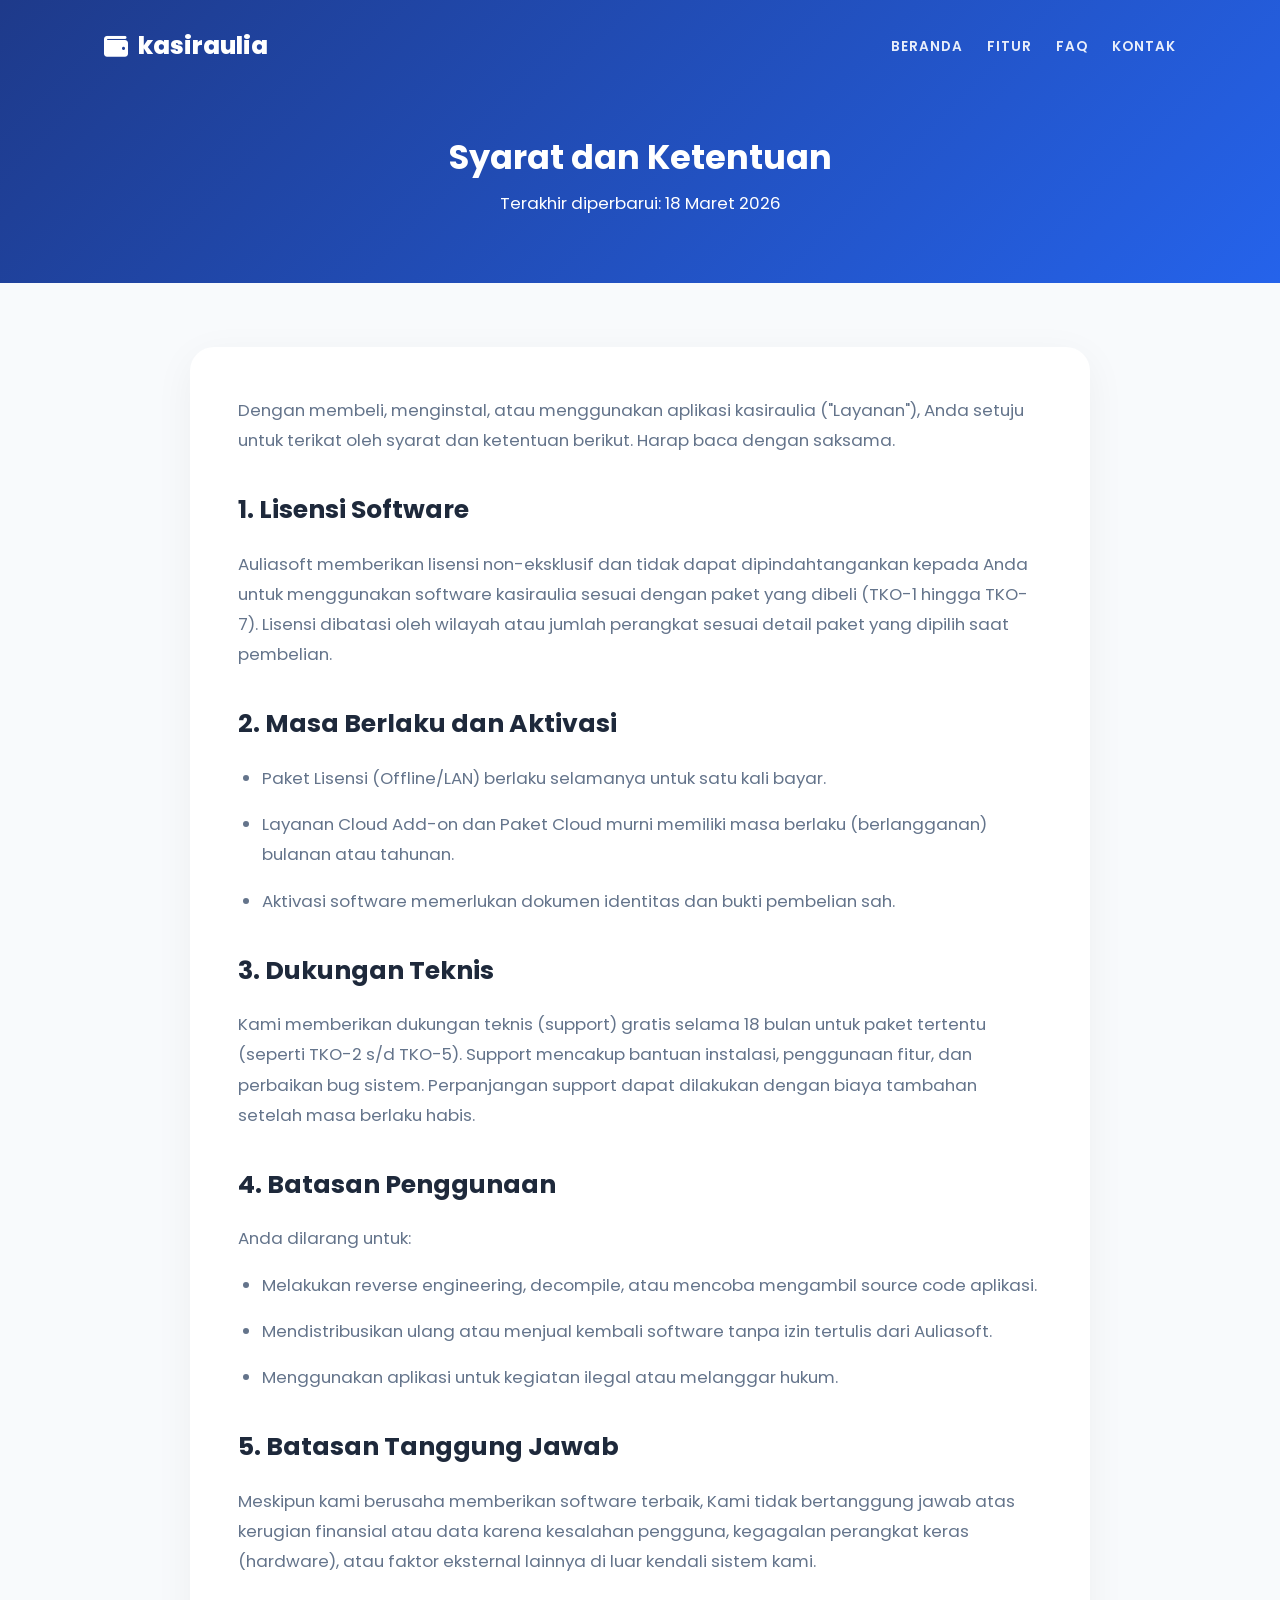
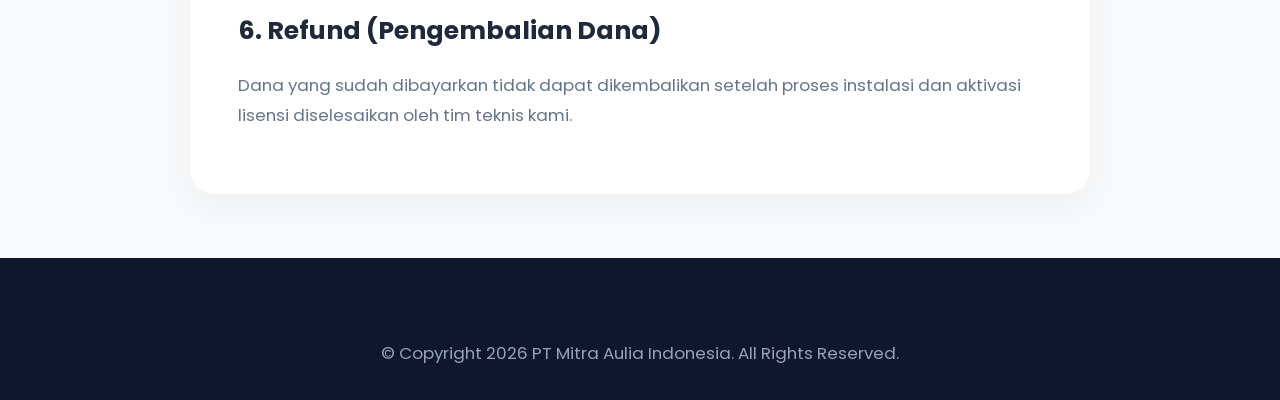
<file: pages/syarat-ketentuan.html>
<!DOCTYPE html>
<html lang="id">

<head>
  <meta charset="UTF-8" />
  <meta name="viewport" content="width=device-width, initial-scale=1.0" />
  <title>Syarat dan Ketentuan | kasiraulia Auliasoft</title>
  <meta name="description" content="Syarat dan ketentuan penggunaan lisensi software kasiraulia dari Auliasoft." />
  <link href="https://fonts.googleapis.com/css2?family=Poppins:wght@300;400;500;600;700;800;900&display=swap" rel="stylesheet" />
  <link rel="stylesheet" href="https://cdnjs.cloudflare.com/ajax/libs/font-awesome/6.0.0/css/all.min.css" />
  <link rel="stylesheet" href="../css/style.css" />
  <style>
    .legal-page-hero {
      background: linear-gradient(135deg, #1e3a8a 0%, #2563eb 100%);
      padding: 8rem 5% 4rem;
      text-align: center;
      color: white;
    }

    .legal-content {
      background: var(--bg-light);
      padding: 4rem 5%;
    }

    .legal-container {
      max-width: 900px;
      margin: 0 auto;
      background: white;
      padding: 3rem;
      border-radius: 24px;
      box-shadow: 0 10px 40px rgba(0,0,0,0.05);
    }

    .legal-container h2 {
      color: #1e293b;
      margin-top: 2rem;
      margin-bottom: 1rem;
      font-weight: 700;
    }

    .legal-container p, .legal-container li {
      color: #64748b;
      line-height: 1.8;
      margin-bottom: 1rem;
    }

    .legal-container ul {
      margin-left: 1.5rem;
      margin-bottom: 1.5rem;
    }

    @media (max-width: 768px) {
      .legal-container {
        padding: 1.5rem;
      }
      .legal-page-hero {
        padding: 6rem 5% 3rem;
      }
    }
  </style>
</head>

<body>
  <!-- Navbar -->
  <nav class="navbar navbar-fixed-top">
    <div class="container">
      <div class="navbar-header">
        <a href="../index.html" class="navbar-brand">
          <span class="brand-text"><i class="fas fa-wallet"></i>kasiraulia</span>
        </a>
        <div class="mobile-toggle" id="mobile-toggle">
          <i class="fas fa-bars"></i>
        </div>
      </div>
      <div class="collapse navbar-collapse" id="nav-collapse">
        <ul class="nav navbar-nav navbar-right">
          <li><a href="../index.html#home">Beranda</a></li>
          <li><a href="../index.html#fitur">Fitur</a></li>
          <li><a href="faq.html">FAQ</a></li>
          <li><a href="../index.html#kontak-form">Kontak</a></li>
        </ul>
      </div>
    </div>
  </nav>

  <div class="legal-page-hero">
    <h1>Syarat dan Ketentuan</h1>
    <p>Terakhir diperbarui: 18 Maret 2026</p>
  </div>

  <section class="legal-content">
    <div class="legal-container">
      <p>Dengan membeli, menginstal, atau menggunakan aplikasi kasiraulia ("Layanan"), Anda setuju untuk terikat oleh syarat dan ketentuan berikut. Harap baca dengan saksama.</p>

      <h2>1. Lisensi Software</h2>
      <p>Auliasoft memberikan lisensi non-eksklusif dan tidak dapat dipindahtangankan kepada Anda untuk menggunakan software kasiraulia sesuai dengan paket yang dibeli (TKO-1 hingga TKO-7). Lisensi dibatasi oleh wilayah atau jumlah perangkat sesuai detail paket yang dipilih saat pembelian.</p>

      <h2>2. Masa Berlaku dan Aktivasi</h2>
      <ul>
        <li>Paket Lisensi (Offline/LAN) berlaku selamanya untuk satu kali bayar.</li>
        <li>Layanan Cloud Add-on dan Paket Cloud murni memiliki masa berlaku (berlangganan) bulanan atau tahunan.</li>
        <li>Aktivasi software memerlukan dokumen identitas dan bukti pembelian sah.</li>
      </ul>

      <h2>3. Dukungan Teknis</h2>
      <p>Kami memberikan dukungan teknis (support) gratis selama 18 bulan untuk paket tertentu (seperti TKO-2 s/d TKO-5). Support mencakup bantuan instalasi, penggunaan fitur, dan perbaikan bug sistem. Perpanjangan support dapat dilakukan dengan biaya tambahan setelah masa berlaku habis.</p>

      <h2>4. Batasan Penggunaan</h2>
      <p>Anda dilarang untuk:</p>
      <ul>
        <li>Melakukan reverse engineering, decompile, atau mencoba mengambil source code aplikasi.</li>
        <li>Mendistribusikan ulang atau menjual kembali software tanpa izin tertulis dari Auliasoft.</li>
        <li>Menggunakan aplikasi untuk kegiatan ilegal atau melanggar hukum.</li>
      </ul>

      <h2>5. Batasan Tanggung Jawab</h2>
      <p>Meskipun kami berusaha memberikan software terbaik, Kami tidak bertanggung jawab atas kerugian finansial atau data karena kesalahan pengguna, kegagalan perangkat keras (hardware), atau faktor eksternal lainnya di luar kendali sistem kami.</p>

      <h2>6. Refund (Pengembalian Dana)</h2>
      <p>Dana yang sudah dibayarkan tidak dapat dikembalikan setelah proses instalasi dan aktivasi lisensi diselesaikan oleh tim teknis kami.</p>
    </div>
  </section>

  <!-- Footer -->
  <footer>
    <div class="container text-center">
      <p>&copy; Copyright 2026 PT Mitra Aulia Indonesia. All Rights Reserved.</p>
    </div>
  </footer>

  <script src="../js/script.js"></script>
</body>
</html>
</file>
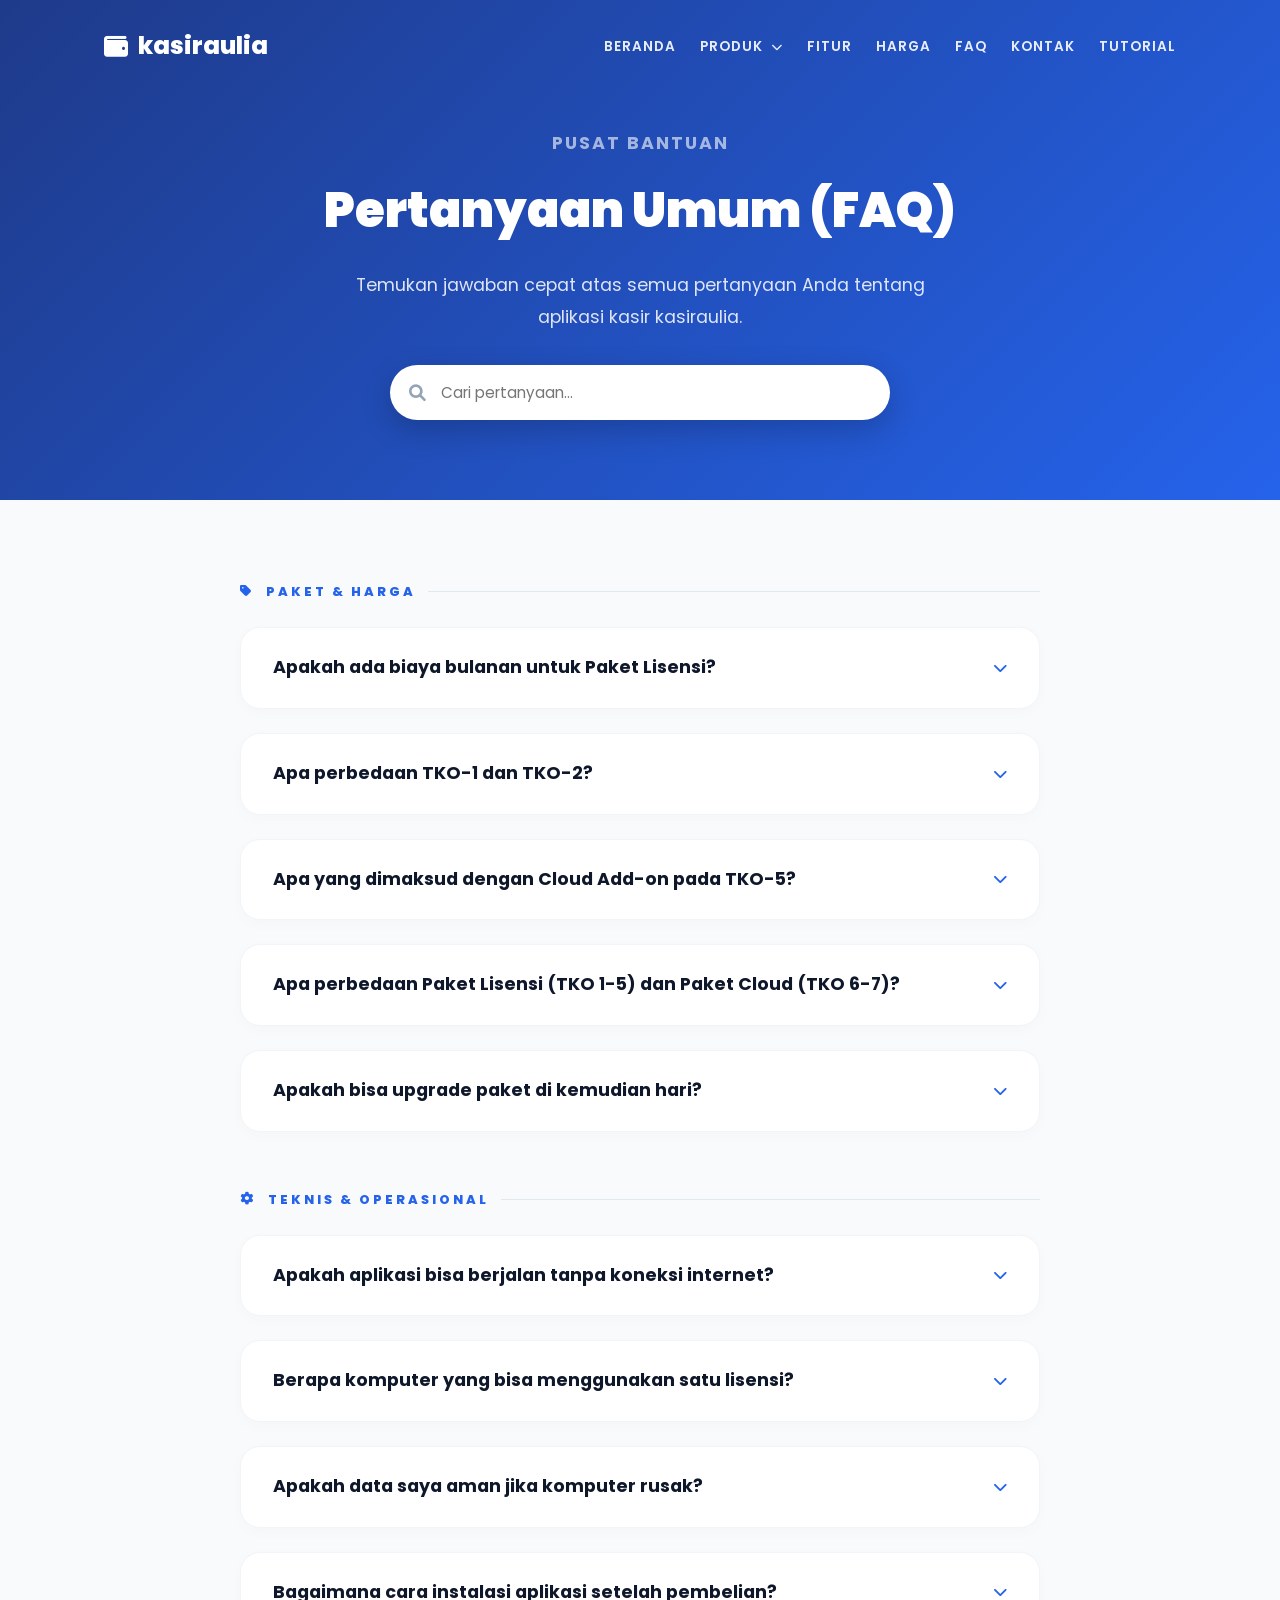
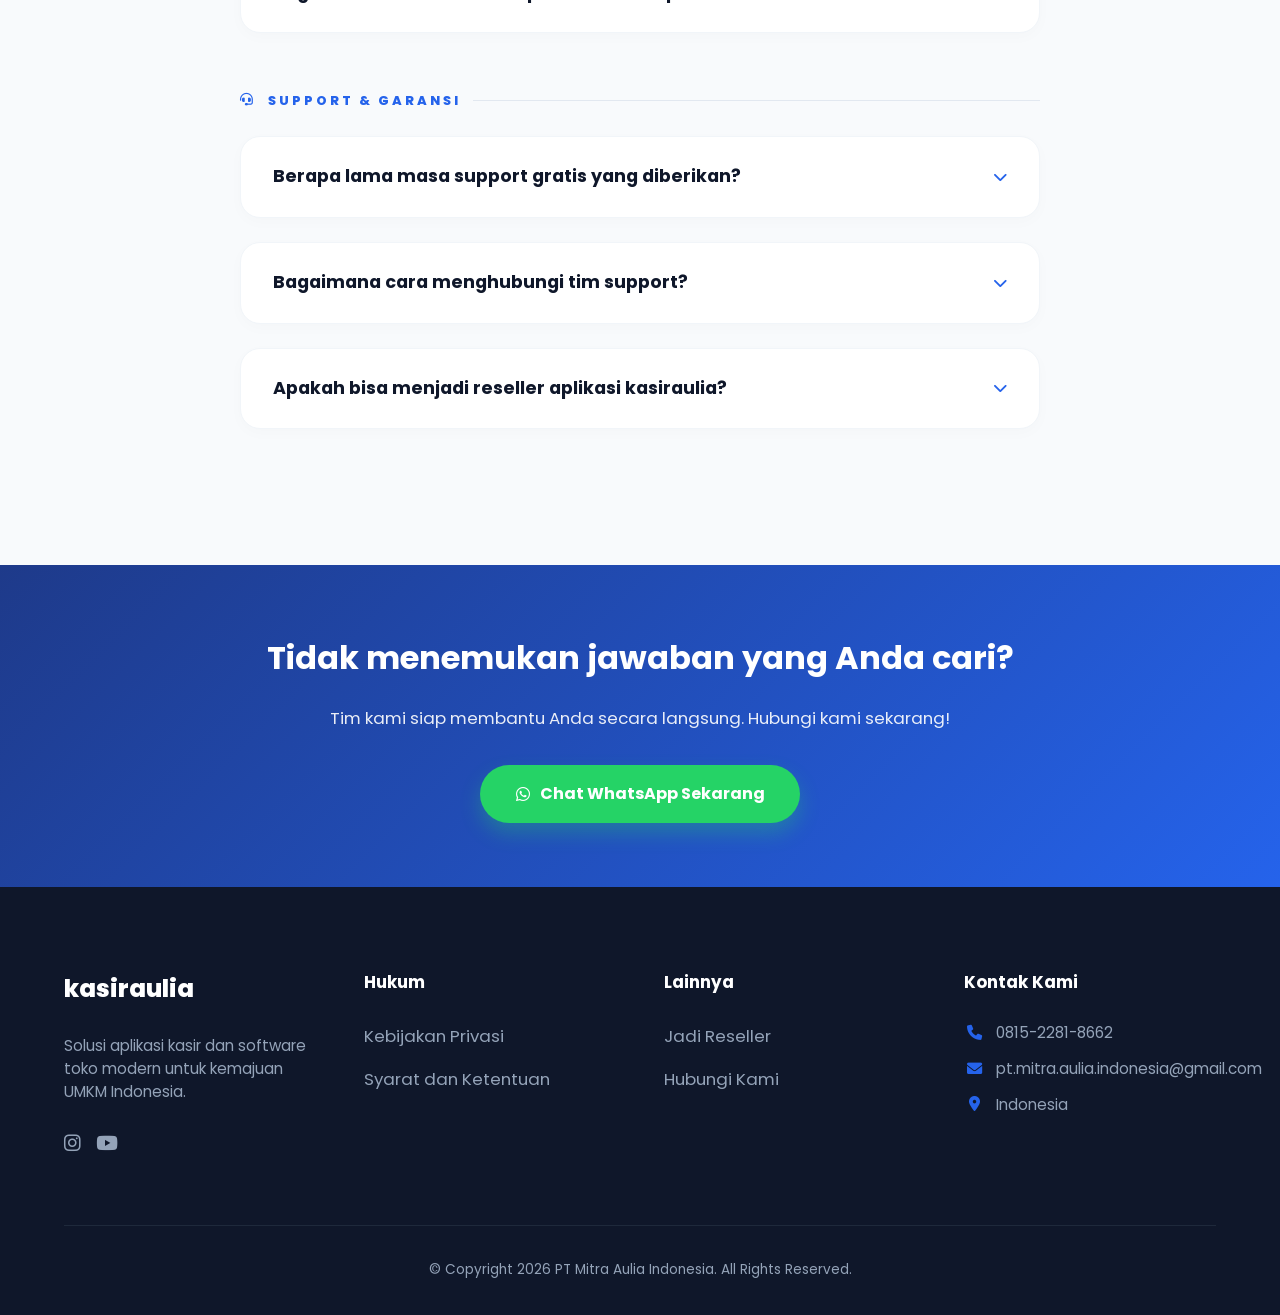
<file: frontend/pages/faq.html>
<!DOCTYPE html>
<html lang="id">

<head>
  <meta charset="UTF-8" />
  <meta name="viewport" content="width=device-width, initial-scale=1.0" />
  <title>FAQ - Pertanyaan Umum | kasiraulia Auliasoft</title>
  <meta name="description"
    content="Temukan jawaban atas pertanyaan umum seputar aplikasi kasir kasiraulia dari Auliasoft. Panduan lengkap paket lisensi, fitur cloud, pembayaran, dan dukungan teknis." />
  <meta name="keywords"
    content="faq kasir, pertanyaan aplikasi kasir, help kasiraulia, panduan auliasoft, lisensi kasir, cloud pos" />
  <link href="https://fonts.googleapis.com/css2?family=Poppins:wght@300;400;500;600;700;800;900&display=swap"
    rel="stylesheet" />
  <link rel="stylesheet" href="https://cdnjs.cloudflare.com/ajax/libs/font-awesome/6.0.0/css/all.min.css" />
  <link rel="stylesheet" href="../css/style.css" />
  <style>
    /* ===== FAQ PAGE SPECIFIC STYLES ===== */
    .faq-page-hero {
      background: linear-gradient(135deg, #1e3a8a 0%, #2563eb 100%);
      padding: 8rem 5% 5rem;
      text-align: center;
      color: white;
    }

    .faq-page-hero h1 {
      font-size: clamp(1.8rem, 4vw, 3rem);
      font-weight: 900;
      margin-bottom: 1rem;
    }

    .faq-page-hero p {
      font-size: 1.1rem;
      opacity: 0.85;
      max-width: 600px;
      margin: 0 auto 2rem;
    }

    .faq-search-bar {
      max-width: 500px;
      margin: 0 auto;
      position: relative;
    }

    .faq-search-bar input {
      width: 100%;
      padding: 1rem 1.5rem 1rem 3.2rem;
      border: none;
      border-radius: 50px;
      font-family: 'Poppins', sans-serif;
      font-size: 0.95rem;
      outline: none;
      box-shadow: 0 10px 30px rgba(0, 0, 0, 0.2);
    }

    .faq-search-bar i {
      position: absolute;
      left: 1.2rem;
      top: 50%;
      transform: translateY(-50%);
      color: #94a3b8;
    }

    .faq-page-body {
      background: var(--bg-light);
      padding: 5rem 5%;
    }

    .faq-page-container {
      max-width: 800px;
      margin: 0 auto;
    }

    .faq-category {
      margin-bottom: 3.5rem;
    }

    .faq-category-title {
      font-size: 0.8rem;
      font-weight: 800;
      color: var(--primary-color);
      text-transform: uppercase;
      letter-spacing: 3px;
      margin-bottom: 1.5rem;
      display: flex;
      align-items: center;
      gap: 0.75rem;
    }

    .faq-category-title::after {
      content: '';
      flex: 1;
      height: 1px;
      background: #e2e8f0;
    }

    .faq-cta {
      background: linear-gradient(135deg, #1e3a8a 0%, #2563eb 100%);
      color: white;
      padding: 4rem 5%;
      text-align: center;
    }

    .faq-cta h2 {
      font-size: clamp(1.4rem, 3vw, 2rem);
      font-weight: 700;
      margin-bottom: 1rem;
    }

    .faq-cta p {
      margin-bottom: 2rem;
      opacity: 0.9;
    }

    .faq-cta .btn-wa {
      display: inline-flex;
      align-items: center;
      gap: 10px;
      background: #25D366;
      color: white;
      padding: 0.9rem 2.2rem;
      border-radius: 50px;
      text-decoration: none;
      font-weight: 700;
      font-size: 1rem;
      transition: all 0.3s;
      box-shadow: 0 10px 20px rgba(37, 211, 102, 0.3);
    }

    .faq-cta .btn-wa:hover {
      transform: translateY(-3px);
      box-shadow: 0 20px 30px rgba(37, 211, 102, 0.4);
    }

    /* Hide items when filtering */
    .faq-accordion details.hidden {
      display: none;
    }

    @media (max-width: 768px) {
      .faq-page-hero {
        padding: 6rem 5% 3rem;
      }

      .faq-page-body {
        padding: 3rem 5%;
      }

      .faq-accordion details {
        padding: 1rem;
        border-radius: 14px;
      }

      .faq-accordion summary {
        font-size: 0.9rem;
      }

      .faq-accordion p {
        font-size: 0.85rem;
      }
    }
  </style>
</head>

<body>

  <!-- Navbar -->
  <nav class="navbar navbar-fixed-top">
    <div class="container">
      <div class="navbar-header">
        <a href="../index.html" class="navbar-brand">
          <span class="brand-text"><i class="fas fa-wallet"></i>kasiraulia</span>
        </a>
        <div class="mobile-toggle" id="mobile-toggle">
          <i class="fas fa-bars"></i>
        </div>
      </div>

      <div class="collapse navbar-collapse" id="nav-collapse">
        <ul class="nav navbar-nav navbar-right">
          <li><a href="../index.html#home">Beranda</a></li>
          <li class="dropdown">
            <a href="#" class="dropdown-toggle" data-toggle="dropdown">Produk <i class="fas fa-chevron-down"
                style="font-size: 0.7rem;"></i></a>
            <ul class="dropdown-menu">
              <li><a href="kasir-online.html">Kasir Online</a></li>
              <li><a href="kasir-offline.html">Kasir Offline</a></li>
            </ul>
          </li>
          <li><a href="../index.html#fitur">Fitur</a></li>
          <li><a href="../index.html#harga">Harga</a></li>
          <li><a href="faq.html" class="active">FAQ</a></li>
          <li><a href="../index.html#kontak-form">Kontak</a></li>
          <li><a href="https://panduan.auliasoft.com/" target="_blank">Tutorial</a></li>
        </ul>
      </div>
    </div>
  </nav>

  <!-- FAQ Hero -->
  <div class="faq-page-hero">
    <p class="section-subtitle" style="color: rgba(255,255,255,0.7); margin-bottom: 0.5rem;">Pusat Bantuan</p>
    <h1>Pertanyaan Umum (FAQ)</h1>
    <p>Temukan jawaban cepat atas semua pertanyaan Anda tentang aplikasi kasir kasiraulia.</p>
    <div class="faq-search-bar">
      <i class="fas fa-search"></i>
      <input type="text" id="faq-search" placeholder="Cari pertanyaan..." />
    </div>
  </div>

  <!-- FAQ Page Body -->
  <section class="faq-page-body">
    <div class="faq-page-container">

      <!-- Kategori: Paket & Harga -->
      <div class="faq-category">
        <p class="faq-category-title"><i class="fas fa-tag"></i> Paket &amp; Harga</p>
        <div class="faq-accordion">
          <details>
            <summary>
              Apakah ada biaya bulanan untuk Paket Lisensi?
              <i class="fas fa-chevron-down"></i>
            </summary>
            <p>Tidak ada. Paket Lisensi (TKO-1 hingga TKO-5) adalah sistem "Sekali Bayar" untuk lisensi selamanya.
              Anda hanya perlu membayar biaya tambahan jika ingin berlangganan layanan Cloud Add-on tahunan.</p>
          </details>
          <details>
            <summary>
              Apa perbedaan TKO-1 dan TKO-2?
              <i class="fas fa-chevron-down"></i>
            </summary>
            <p>TKO-1 dikhususkan untuk UMKM mikro di satu wilayah (Desa/Kelurahan) dengan batasan maksimal 500 item
              barang. Sementara TKO-2 tidak memiliki batasan jumlah item barang dan mencakup dukungan gratis selama 18
              bulan.</p>
          </details>
          <details>
            <summary>
              Apa yang dimaksud dengan Cloud Add-on pada TKO-5?
              <i class="fas fa-chevron-down"></i>
            </summary>
            <p>TKO-5 memungkinkan database offline Anda terintegrasi ke dashboard web. Owner bisa memantau laporan dari
              HP melalui layanan cloud tahunan:<br><br>
              • <strong>Dashboard Web HP Owner</strong>: Rp 300.000 / Tahun<br>
              • <strong>E-Kasir, E-Sales, E-Order, E-Beli</strong>: Rp 600.000 / Tahun
            </p>
          </details>
          <details>
            <summary>
              Apa perbedaan Paket Lisensi (TKO 1-5) dan Paket Cloud (TKO 6-7)?
              <i class="fas fa-chevron-down"></i>
            </summary>
            <p>Paket Lisensi (TKO 1-5) adalah bayar sekali, aplikasi berjalan di komputer lokal atau jaringan LAN Anda.
              Paket Cloud (TKO 6-7) adalah sistem sewa bulanan dimana aplikasi sepenuhnya berbasis web dan bisa diakses
              dari mana saja menggunakan HP, laptop, atau tablet dengan koneksi internet.</p>
          </details>
          <details>
            <summary>
              Apakah bisa upgrade paket di kemudian hari?
              <i class="fas fa-chevron-down"></i>
            </summary>
            <p>Ya, Anda bisa melakukan upgrade paket kapan saja. Hubungi tim kami via WhatsApp untuk informasi biaya
              upgrade dari paket Anda saat ini ke paket yang lebih tinggi.</p>
          </details>
        </div>
      </div>

      <!-- Kategori: Teknis & Operasional -->
      <div class="faq-category">
        <p class="faq-category-title"><i class="fas fa-gear"></i> Teknis &amp; Operasional</p>
        <div class="faq-accordion">
          <details>
            <summary>
              Apakah aplikasi bisa berjalan tanpa koneksi internet?
              <i class="fas fa-chevron-down"></i>
            </summary>
            <p>Ya, untuk paket Lisensi Offline/LAN (TKO 1-5), aplikasi berjalan sepenuhnya secara lokal. Internet
              hanya dibutuhkan saat aktivasi pertama kali atau jika Anda menggunakan fitur Cloud Add-on.</p>
          </details>
          <details>
            <summary>
              Berapa komputer yang bisa menggunakan satu lisensi?
              <i class="fas fa-chevron-down"></i>
            </summary>
            <p>TKO-1 hingga TKO-3 adalah lisensi untuk 1 komputer. TKO-4 dan TKO-5 mendukung jaringan LAN dengan multi
              komputer dalam satu lokasi (jaringan lokal yang sama).</p>
          </details>
          <details>
            <summary>
              Apakah data saya aman jika komputer rusak?
              <i class="fas fa-chevron-down"></i>
            </summary>
            <p>Untuk paket Lisensi Offline, data tersimpan di server lokal Anda. Kami sangat menyarankan untuk melakukan
              backup data secara rutin. Untuk paket Cloud (TKO 6-7), data tersimpan aman di server cloud kami dengan
              enkripsi dan backup otomatis.</p>
          </details>
          <details>
            <summary>
              Bagaimana cara instalasi aplikasi setelah pembelian?
              <i class="fas fa-chevron-down"></i>
            </summary>
            <p>Setelah pembayaran dikonfirmasi, tim kami akan menghubungi Anda untuk proses instalasi dan aktivasi,
              baik secara remote (via TeamViewer) maupun kunjungan langsung untuk area tertentu. Proses instalasi
              biasanya membutuhkan waktu 30-60 menit.</p>
          </details>
        </div>
      </div>

      <!-- Kategori: Support & Garansi -->
      <div class="faq-category">
        <p class="faq-category-title"><i class="fas fa-headset"></i> Support &amp; Garansi</p>
        <div class="faq-accordion">
          <details>
            <summary>
              Berapa lama masa support gratis yang diberikan?
              <i class="fas fa-chevron-down"></i>
            </summary>
            <p>Paket TKO-2 hingga TKO-5 mendapatkan support gratis selama 18 bulan sejak tanggal aktivasi. Setelah itu,
              Anda bisa memperpanjang support dengan biaya yang sangat terjangkau.</p>
          </details>
          <details>
            <summary>
              Bagaimana cara menghubungi tim support?
              <i class="fas fa-chevron-down"></i>
            </summary>
            <p>Anda bisa menghubungi kami melalui WhatsApp di nomor <strong>0815-2281-8662</strong> atau email ke
              <strong>pt.mitra.aulia.indonesia@gmail.com</strong>. Tim kami siap membantu Anda pada hari kerja
              (Senin-Sabtu, pukul 08.00-17.00 WIB).
            </p>
          </details>
          <details>
            <summary>
              Apakah bisa menjadi reseller aplikasi kasiraulia?
              <i class="fas fa-chevron-down"></i>
            </summary>
            <p>Ya! Pengguna TKO-1 (Paket Starter Desa) secara otomatis bersedia menjadi reseller dan lokasi studi
              banding aplikasi auliasoft. Untuk paket reseller lainnya, silakan hubungi kami untuk mendiskusikan
              kerjasama yang saling menguntungkan.</p>
          </details>
        </div>
      </div>

    </div>
  </section>

  <!-- FAQ CTA -->
  <div class="faq-cta">
    <h2>Tidak menemukan jawaban yang Anda cari?</h2>
    <p>Tim kami siap membantu Anda secara langsung. Hubungi kami sekarang!</p>
    <a href="https://wa.me/6281241945881" target="_blank" class="btn-wa">
      <i class="fab fa-whatsapp"></i> Chat WhatsApp Sekarang
    </a>
  </div>

  <!-- Footer -->
  <footer id="kontak">
    <div class="footer-grid">
      <div class="footer-section">
        <h4 style="color: white; font-weight: 800; font-size: 1.5rem;">kasiraulia</h4>
        <p>Solusi aplikasi kasir dan software toko modern untuk kemajuan UMKM Indonesia.</p>
        <div class="social-icons" style="margin-top: 1.5rem;">
          <a href="https://www.instagram.com/auliasoft/"><i class="fab fa-instagram"></i></a>
          <a href="https://www.youtube.com/@auliasoftchannel3554"><i class="fab fa-youtube"></i></a>
        </div>
      </div>
      <div class="footer-section">
        <h4>Hukum</h4>
        <ul class="footer-links">
          <li><a href="#">Kebijakan Privasi</a></li>
          <li><a href="#">Syarat dan Ketentuan</a></li>
        </ul>
      </div>
      <div class="footer-section">
        <h4>Lainnya</h4>
        <ul class="footer-links">
          <li><a href="#">Jadi Reseller</a></li>
          <li><a href="../index.html#kontak-form">Hubungi Kami</a></li>
        </ul>
      </div>
      <div class="footer-section">
        <h4>Kontak Kami</h4>
        <p><i class="fas fa-phone"></i> 0815-2281-8662</p>
        <p><i class="fas fa-envelope"></i>pt.mitra.aulia.indonesia@gmail.com</p>
        <p><i class="fas fa-location-dot"></i> Indonesia</p>
      </div>
    </div>
    <div class="footer-bottom">
      <p>&copy; Copyright 2026 PT Mitra Aulia Indonesia. All Rights Reserved.</p>
    </div>
  </footer>

  <script src="../js/script.js"></script>
  <script>
    // FAQ Search Filter
    const searchInput = document.getElementById('faq-search');
    searchInput.addEventListener('input', () => {
      const query = searchInput.value.toLowerCase().trim();
      const allDetails = document.querySelectorAll('.faq-accordion details');
      allDetails.forEach(detail => {
        const text = detail.textContent.toLowerCase();
        if (query === '' || text.includes(query)) {
          detail.classList.remove('hidden');
        } else {
          detail.classList.add('hidden');
        }
      });
    });
  </script>

</body>

</html>
</file>
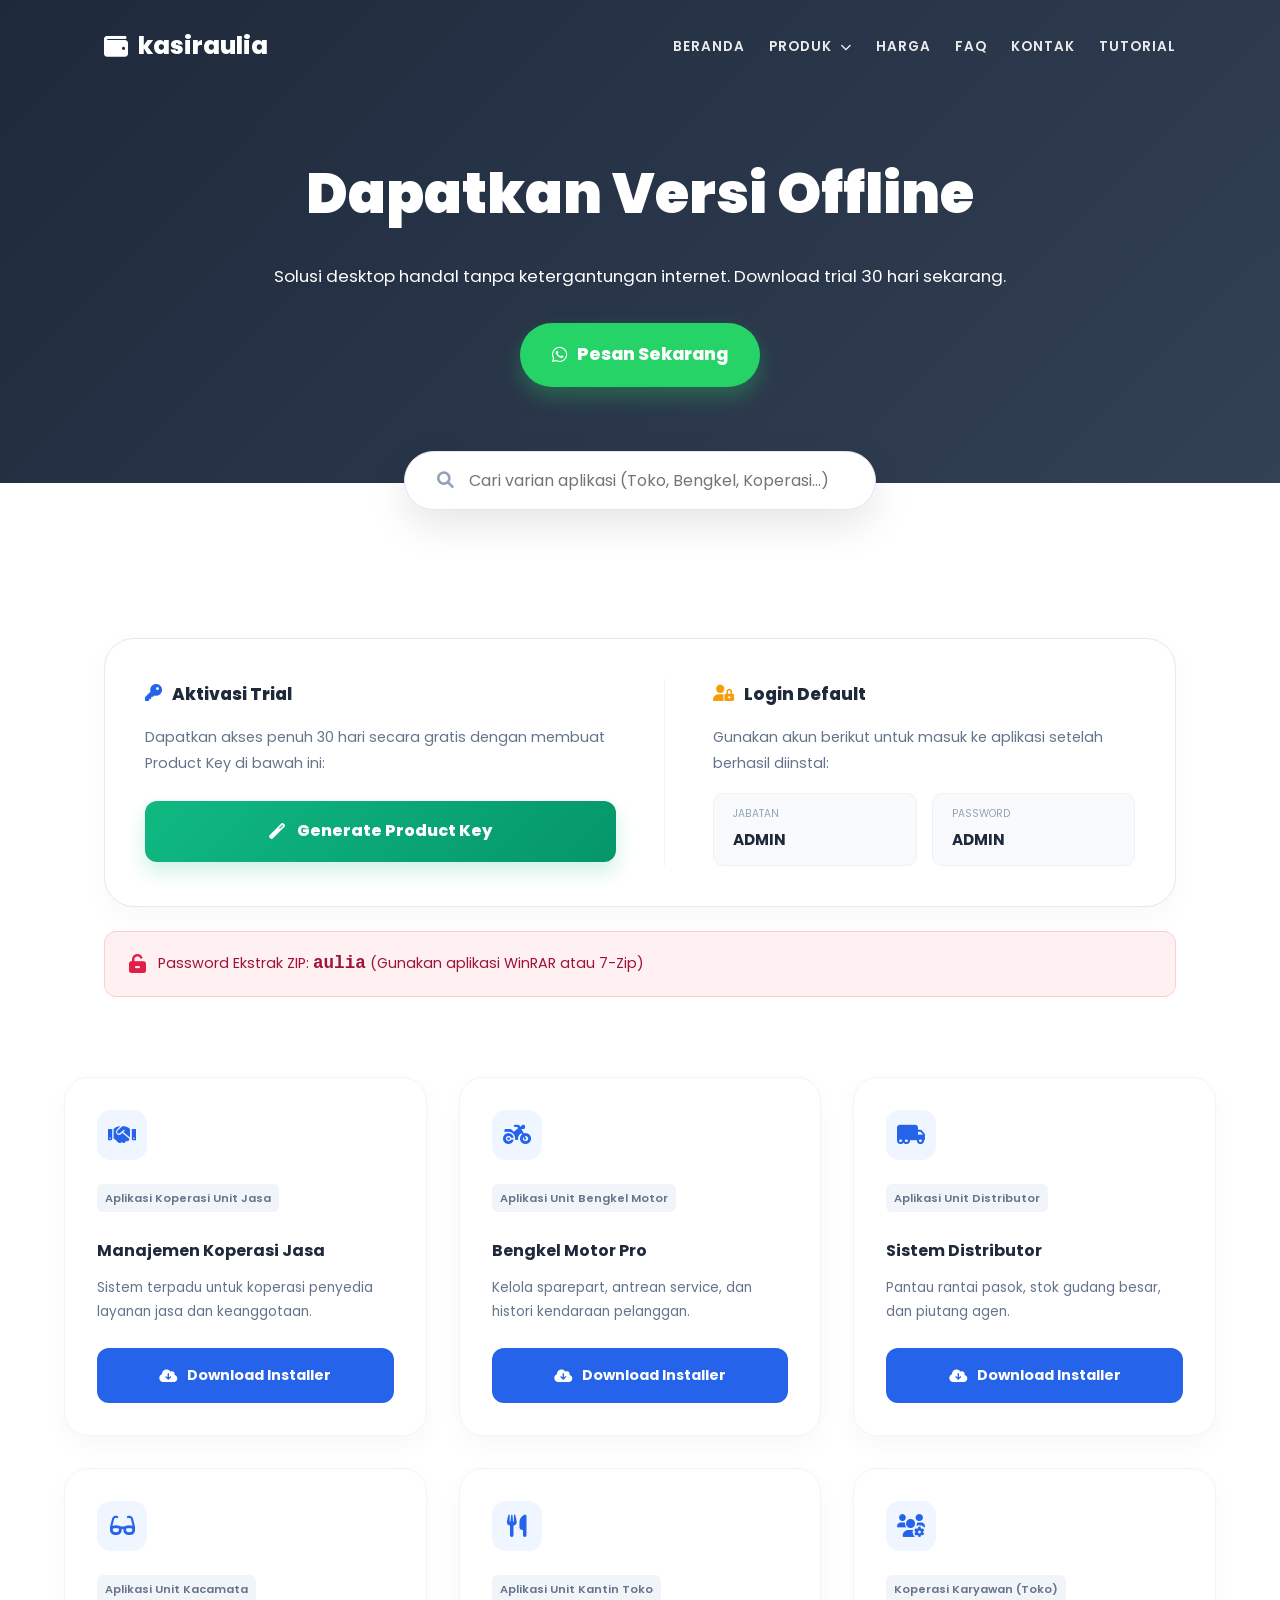
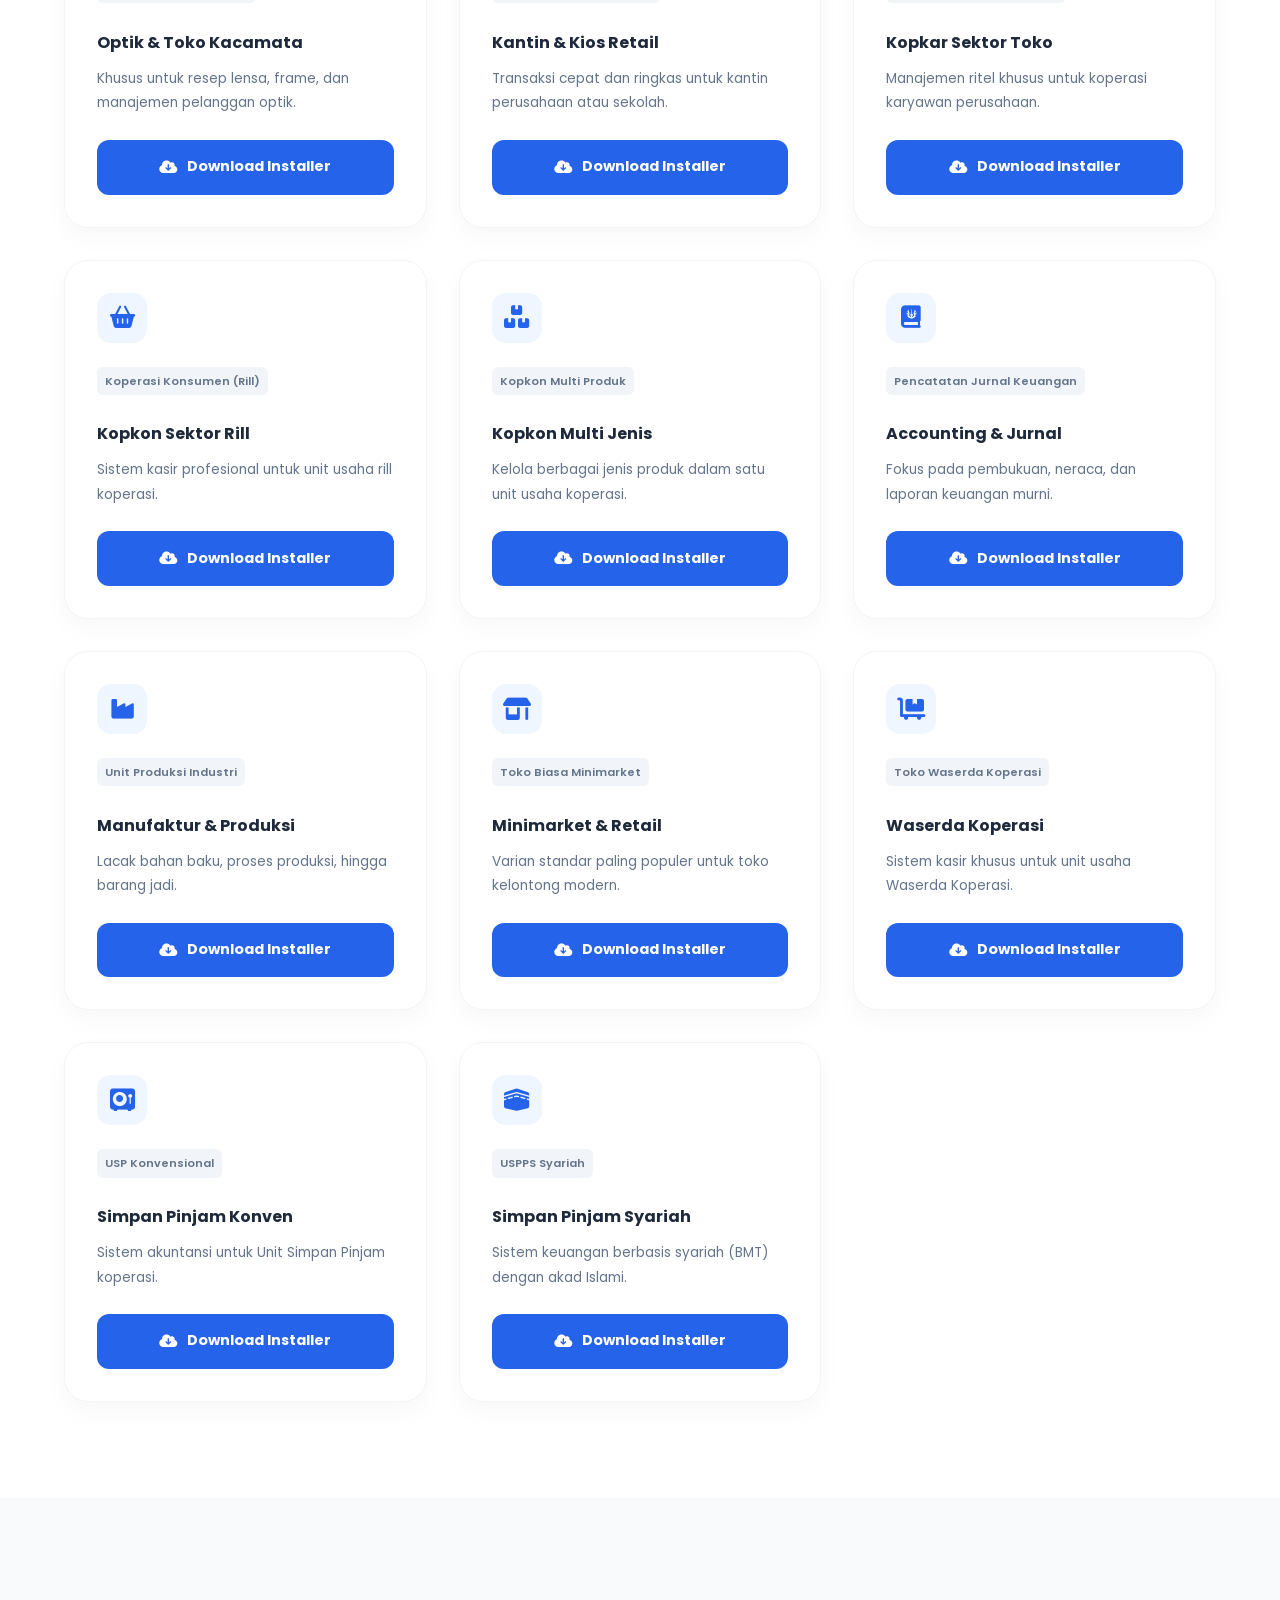
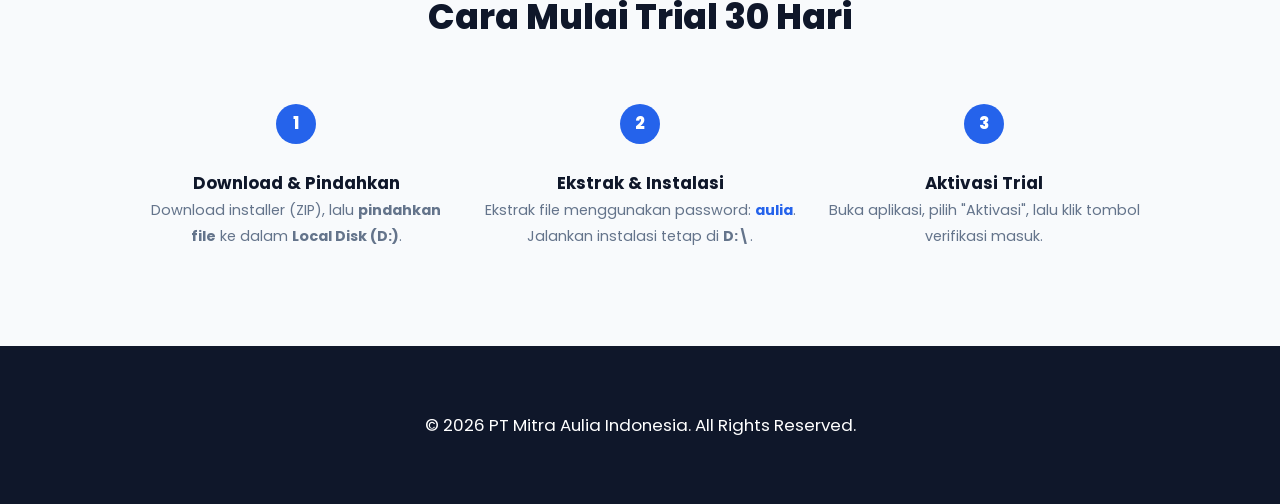
<file: frontend/pages/kasir-offline.html>
<!DOCTYPE html>
<html lang="id">

<head>
  <meta charset="UTF-8" />
  <meta name="viewport" content="width=device-width, initial-scale=1.0" />
  <title>Download Kasir Offline - Trial 30 Hari | kasiraulia Auliasoft</title>
  <meta name="description"
    content="Download installer aplikasi kasir offline (Desktop) trial 30 hari. Berbagai varian untuk Toko, Bengkel, Koperasi, Distributor, dan Industri." />
  <link href="https://fonts.googleapis.com/css2?family=Poppins:wght@300;400;500;600;700;800;900&display=swap"
    rel="stylesheet" />
  <link rel="stylesheet" href="https://cdnjs.cloudflare.com/ajax/libs/font-awesome/6.0.0/css/all.min.css" />
  <link rel="stylesheet" href="../css/style.css" />
  <style>
    .offline-hero {
      background: linear-gradient(135deg, #1e293b 0%, #334155 100%);
      padding: 9rem 5% 6rem;
      text-align: center;
      color: white;
    }

    .offline-hero h1 {
      font-size: clamp(2.2rem, 5vw, 3.5rem);
      font-weight: 900;
      margin-bottom: 1rem;
    }

    .search-container {
      max-width: 600px;
      margin: -2rem auto 4rem;
      padding: 0 5%;
      position: relative;
      z-index: 10;
    }

    .search-box {
      background: white;
      padding: 1rem 2rem;
      border-radius: 50px;
      box-shadow: 0 15px 40px rgba(0, 0, 0, 0.1);
      display: flex;
      align-items: center;
      gap: 15px;
      border: 1px solid #e2e8f0;
    }

    .search-box input {
      border: none;
      outline: none;
      width: 100%;
      font-size: 1rem;
      font-family: inherit;
    }

    .search-box i {
      color: #94a3b8;
    }

    .trial-info-section {
      padding: 4rem 5% 2rem;
      max-width: 1200px;
      margin: 0 auto;
    }

    .trial-card {
      background: linear-gradient(to right, #eff6ff, #ffffff);
      padding: 2.5rem;
      border-radius: 30px;
      border-left: 6px solid var(--primary-color);
      display: flex;
      align-items: center;
      gap: 3rem;
      box-shadow: 0 10px 30px rgba(0, 0, 0, 0.03);
    }

    .trial-icon {
      font-size: 3rem;
      color: var(--primary-color);
      flex-shrink: 0;
    }

    .trial-text h3 {
      font-size: 1.5rem;
      font-weight: 800;
      margin-bottom: 0.5rem;
      color: #1e293b;
    }

    .btn-generate-key {
      display: inline-flex;
      align-items: center;
      gap: 12px;
      background: linear-gradient(135deg, #10b981 0%, #059669 100%);
      color: white;
      padding: 1rem 2rem;
      border-radius: 12px;
      text-decoration: none;
      font-weight: 800;
      font-size: 1rem;
      margin-top: 1.5rem;
      box-shadow: 0 10px 20px rgba(16, 185, 129, 0.2);
      transition: all 0.3s;
    }

    .btn-generate-key:hover {
      transform: translateY(-3px);
      box-shadow: 0 15px 30px rgba(16, 185, 129, 0.4);
      background: linear-gradient(135deg, #059669 0%, #047857 100%);
    }

    .download-grid {
      display: grid;
      grid-template-columns: repeat(auto-fill, minmax(300px, 1fr));
      gap: 2rem;
      padding: 3rem 5% 6rem;
      max-width: 1300px;
      margin: 0 auto;
    }

    .app-card {
      background: white;
      padding: 2rem;
      border-radius: 24px;
      box-shadow: 0 10px 25px rgba(0, 0, 0, 0.03);
      border: 1px solid #f1f5f9;
      transition: all 0.3s ease;
      display: flex;
      flex-direction: column;
      justify-content: space-between;
    }

    .app-card:hover {
      transform: translateY(-8px);
      box-shadow: 0 20px 40px rgba(37, 99, 235, 0.1);
      border-color: rgba(37, 99, 235, 0.2);
    }

    .app-icon {
      width: 50px;
      height: 50px;
      background: #eff6ff;
      border-radius: 14px;
      display: flex;
      align-items: center;
      justify-content: center;
      color: var(--primary-color);
      font-size: 1.4rem;
      margin-bottom: 1.5rem;
    }

    .app-card h4 {
      font-size: 1rem;
      font-weight: 700;
      color: #1e293b;
      margin-bottom: 0.8rem;
      line-height: 1.4;
      text-transform: capitalize;
    }

    .app-tag {
      font-size: 0.7rem;
      padding: 4px 8px;
      background: #f1f5f9;
      border-radius: 6px;
      color: #64748b;
      font-weight: 600;
      margin-bottom: 1.2rem;
      display: inline-block;
      overflow: hidden;
      text-overflow: ellipsis;
      white-space: nowrap;
      max-width: 100%;
    }

    .btn-download {
      display: flex;
      align-items: center;
      justify-content: center;
      gap: 10px;
      background: var(--primary-color);
      color: white;
      padding: 0.9rem;
      border-radius: 12px;
      text-decoration: none;
      font-weight: 700;
      font-size: 0.9rem;
      transition: all 0.3s;
    }

    .btn-download:hover {
      background: #1d4ed8;
      gap: 15px;
    }

    .steps-section {
      background: #f8fafc;
      padding: 6rem 5%;
      text-align: center;
    }

    .steps-grid {
      display: grid;
      grid-template-columns: repeat(auto-fit, minmax(250px, 1fr));
      gap: 2rem;
      max-width: 1000px;
      margin: 4rem auto 0;
    }

    .step-item {
      position: relative;
    }

    .step-num {
      width: 40px;
      height: 40px;
      background: var(--primary-color);
      color: white;
      border-radius: 50%;
      display: flex;
      align-items: center;
      justify-content: center;
      font-weight: 800;
      margin: 0 auto 1.5rem;
    }

    @media (max-width: 768px) {
      .trial-card>div {
        grid-template-columns: 1fr !important;
        gap: 2rem !important;
      }

      .login-col {
        border-left: none !important;
        padding-left: 0 !important;
        padding-top: 2rem;
        border-top: 1px solid #f1f5f9;
      }

      .offline-hero h1 {
        font-size: 2.2rem;
      }

      .download-grid {
        grid-template-columns: 1fr;
        gap: 1.5rem;
      }

      .trial-info-section {
        padding: 2rem 5% 1rem;
      }

      .trial-card {
        padding: 1.5rem !important;
      }
    }
  </style>
</head>

<body>

  <!-- Navbar -->
  <nav class="navbar navbar-fixed-top">
    <div class="container">
      <div class="navbar-header">
        <a href="../index.html" class="navbar-brand">
          <span class="brand-text"><i class="fas fa-wallet"></i>kasiraulia</span>
        </a>
        <div class="mobile-toggle" id="mobile-toggle">
          <i class="fas fa-bars"></i>
        </div>
      </div>

      <div class="collapse navbar-collapse" id="nav-collapse">
        <ul class="nav navbar-nav navbar-right">
          <li><a href="../index.html#home">Beranda</a></li>
          <li class="dropdown">
            <a href="#" class="dropdown-toggle" data-toggle="dropdown">Produk <i class="fas fa-chevron-down"
                style="font-size: 0.7rem;"></i></a>
            <ul class="dropdown-menu">
              <li><a href="kasir-online.html">Kasir Online</a></li>
              <li><a href="kasir-offline.html" class="active">Kasir Offline</a></li>
            </ul>
          </li>
          <li><a href="../index.html#harga">Harga</a></li>
          <li><a href="faq.html">FAQ</a></li>
          <li><a href="../index.html#kontak-form">Kontak</a></li>
          <li><a href="https://www.youtube.com/@auliasoftchannel3554/playlists" target="_blank">Tutorial</a></li>
        </ul>
      </div>
    </div>
  </nav>

  <!-- Hero Section -->
  <section class="offline-hero">
    <div class="container">
      <h1>Dapatkan Versi Offline</h1>
      <p>Solusi desktop handal tanpa ketergantungan internet. Download trial 30 hari sekarang.</p>
      <div style="margin-top: 2rem; display: flex; justify-content: center; gap: 15px; flex-wrap: wrap;">
        <a href="https://wa.me/6281241945881" target="_blank" 
           style="display: inline-flex; align-items: center; gap: 10px; background: #25d366; color: white; padding: 1rem 2rem; border-radius: 50px; text-decoration: none; font-weight: 800; font-size: 1.1rem; box-shadow: 0 10px 20px rgba(37, 211, 102, 0.3); transition: all 0.3s;">
          <i class="fab fa-whatsapp"></i> Pesan Sekarang
        </a>
      </div>
    </div>
  </section>

  <!-- Search -->
  <div class="search-container">
    <div class="search-box">
      <i class="fas fa-search"></i>
      <input type="text" id="appSearch" placeholder="Cari varian aplikasi (Toko, Bengkel, Koperasi...)"
        onkeyup="filterApps()" />
    </div>
  </div>

  <!-- Unified Info Card -->
  <div class="trial-info-section">
    <div class="trial-card" style="display: block; padding: 2.5rem; background: #fff; border: 1px solid #e2e8f0; ">
      <div style="display: grid; grid-template-columns: 1fr 1fr; gap: 3rem; align-items: start;">

        <!-- Activation Column -->
        <div class="activation-col">
          <h4
            style="font-weight: 800; color: #1e293b; margin-bottom: 1rem; display: flex; align-items: center; gap: 10px;">
            <i class="fas fa-key" style="color: var(--primary-color);"></i> Aktivasi Trial
          </h4>
          <p style="font-size: 0.9rem; color: #64748b; margin-bottom: 1.5rem;">Dapatkan akses penuh 30 hari secara
            gratis dengan membuat Product Key di bawah ini:</p>
          <a href="https://license.auliasoft.com/generate" target="_blank" class="btn-generate-key"
            style="margin-top: 0; width: 100%; justify-content: center;">
            <i class="fas fa-magic"></i> Generate Product Key
          </a>
        </div>

        <!-- Login Column -->
        <div class="login-col" style="border-left: 1px solid #f1f5f9; padding-left: 3rem;">
          <h4
            style="font-weight: 800; color: #1e293b; margin-bottom: 1rem; display: flex; align-items: center; gap: 10px;">
            <i class="fas fa-user-lock" style="color: #f59e0b;"></i> Login Default
          </h4>
          <p style="font-size: 0.9rem; color: #64748b; margin-bottom: 1rem;">Gunakan akun berikut untuk masuk ke
            aplikasi setelah berhasil diinstal:</p>
          <div style="display: flex; gap: 15px;">
            <div
              style="background: #f8fafc; padding: 0.7rem 1.2rem; border-radius: 10px; border: 1px solid #edf2f7; flex: 1;">
              <span
                style="font-size: 0.65rem; color: #94a3b8; display: block; text-transform: uppercase;">Jabatan</span>
              <strong style="color: #1e293b; font-size: 0.95rem;">ADMIN</strong>
            </div>
            <div
              style="background: #f8fafc; padding: 0.7rem 1.2rem; border-radius: 10px; border: 1px solid #edf2f7; flex: 1;">
              <span
                style="font-size: 0.65rem; color: #94a3b8; display: block; text-transform: uppercase;">Password</span>
              <strong style="color: #1e293b; font-size: 0.95rem;">ADMIN</strong>
            </div>
          </div>
        </div>

      </div>
    </div>
    <!-- ZIP Password Notice -->
    <div
      style="margin-top: 1.5rem; background: #fff1f2; padding: 1rem 1.5rem; border-radius: 12px; border: 1px solid #fecdd3; display: flex; align-items: center; gap: 12px;">
      <i class="fas fa-unlock-alt" style="color: #e11d48; font-size: 1.2rem;"></i>
      <p style="font-size: 0.9rem; color: #9f1239; margin: 0;">Password Ekstrak ZIP: <strong
          style="font-family: monospace; font-size: 1.1rem;">aulia</strong> (Gunakan aplikasi WinRAR atau 7-Zip)</p>
    </div>

  </div>

  <!-- App Grid -->
  <div class="download-grid" id="appGrid">

    <!-- Item 1 -->
    <div class="app-card" data-name="APLIKASI KOPERASI UNIT JASA">
      <div>
        <div class="app-icon"><i class="fas fa-handshake"></i></div>
        <span class="app-tag">Aplikasi Koperasi Unit Jasa</span>
        <h4>Manajemen Koperasi Jasa</h4>
        <p style="font-size: 0.85rem; color: #64748b; margin-bottom: 1.5rem;">Sistem terpadu untuk koperasi penyedia
          layanan jasa dan keanggotaan.</p>
      </div>
      <a href="https://drive.google.com/drive/folders/1tAPQVqHR0BtV1nldxutxncgjCAqxUSH1?hl=ID" class="btn-download"
        target="_blank"><i class="fas fa-cloud-download-alt"></i>Download Installer</a>
    </div>

    <!-- Item 2 -->
    <div class="app-card" data-name="APLIKASI UNIT BENGKEL MOTOR">
      <div>
        <div class="app-icon"><i class="fas fa-motorcycle"></i></div>
        <span class="app-tag">Aplikasi Unit Bengkel Motor</span>
        <h4>Bengkel Motor Pro</h4>
        <p style="font-size: 0.85rem; color: #64748b; margin-bottom: 1.5rem;">Kelola sparepart, antrean service, dan
          histori kendaraan pelanggan.</p>
      </div>
      <a href="https://drive.google.com/drive/folders/1xEJeQxHOhvH6E5bpwwW6u6yIyB_Fqsj7?hl=ID" target="_blank"
        class="btn-download"><i class="fas fa-cloud-download-alt"></i> Download Installer</a>
    </div>

    <!-- Item 3 -->
    <div class="app-card" data-name="APLIKASI UNIT DISTRIBUTOR">
      <div>
        <div class="app-icon"><i class="fas fa-truck-moving"></i></div>
        <span class="app-tag">Aplikasi Unit Distributor</span>
        <h4>Sistem Distributor</h4>
        <p style="font-size: 0.85rem; color: #64748b; margin-bottom: 1.5rem;">Pantau rantai pasok, stok gudang besar,
          dan piutang agen.</p>
      </div>
      <a href="https://drive.google.com/drive/folders/1FHY_aGgRSouPhnOfgcgKMBw8IPh60ect?hl=ID" target="_blank"
        class="btn-download"><i class="fas fa-cloud-download-alt"></i> Download Installer</a>
    </div>

    <!-- Item 4 -->
    <div class="app-card" data-name="APLIKASI UNIT KACAMATA">
      <div>
        <div class="app-icon"><i class="fas fa-glasses"></i></div>
        <span class="app-tag">Aplikasi Unit Kacamata</span>
        <h4>Optik & Toko Kacamata</h4>
        <p style="font-size: 0.85rem; color: #64748b; margin-bottom: 1.5rem;">Khusus untuk resep lensa, frame, dan
          manajemen pelanggan optik.</p>
      </div>
      <a href="https://drive.google.com/drive/folders/15MXv9gC8_kprBRX0xn_e__DAJoOfOW3_?hl=ID" target="_blank"
        class="btn-download"><i class="fas fa-cloud-download-alt"></i> Download Installer</a>
    </div>

    <!-- Item 5 -->
    <div class="app-card" data-name="APLIKASI UNIT KANTIN TOKO">
      <div>
        <div class="app-icon"><i class="fas fa-utensils"></i></div>
        <span class="app-tag">Aplikasi Unit Kantin Toko</span>
        <h4>Kantin & Kios Retail</h4>
        <p style="font-size: 0.85rem; color: #64748b; margin-bottom: 1.5rem;">Transaksi cepat dan ringkas untuk kantin
          perusahaan atau sekolah.</p>
      </div>
      <a href="https://drive.google.com/drive/folders/14TMjdgSRMtP4fjMfr7X5fiR80k0NUpYS?hl=ID" target="_blank"
        class="btn-download"><i class="fas fa-cloud-download-alt"></i> Download Installer</a>
    </div>

    <!-- Item 6 -->
    <div class="app-card" data-name="APLIKASI UNIT KOPERASI KARYAWAN SEKTOR TOKO">
      <div>
        <div class="app-icon"><i class="fas fa-users-gear"></i></div>
        <span class="app-tag">Koperasi Karyawan (Toko)</span>
        <h4>Kopkar Sektor Toko</h4>
        <p style="font-size: 0.85rem; color: #64748b; margin-bottom: 1.5rem;">Manajemen ritel khusus untuk koperasi
          karyawan perusahaan.</p>
      </div>
      <a href="https://drive.google.com/drive/folders/1Y1NJXtuDl8J0z-ae2ViaWfNhZ-9EAEiz?hl=ID" target="_blank"
        class="btn-download"><i class="fas fa-cloud-download-alt"></i> Download Installer</a>
    </div>

    <!-- Item 7 -->
    <div class="app-card" data-name="APLIKASI UNIT KOPERASI KONSUMEN SEKTOR RILL TOKO">
      <div>
        <div class="app-icon"><i class="fas fa-basket-shopping"></i></div>
        <span class="app-tag">Koperasi Konsumen (Rill)</span>
        <h4>Kopkon Sektor Rill</h4>
        <p style="font-size: 0.85rem; color: #64748b; margin-bottom: 1.5rem;">Sistem kasir profesional untuk unit usaha
          rill koperasi.</p>
      </div>
      <a href="https://drive.google.com/drive/folders/1yFncwO07XasWQ9PuHKbuqY964s2TConI?hl=ID" target="_blank"
        class="btn-download"><i class="fas fa-cloud-download-alt"></i> Download Installer</a>
    </div>

    <!-- Item 8 -->
    <div class="app-card" data-name="APLIKASI UNIT KOPKON MULTI JENIS PRODUK SEKTOR RILL TOKO">
      <div>
        <div class="app-icon"><i class="fas fa-boxes-stacked"></i></div>
        <span class="app-tag">Kopkon Multi Produk</span>
        <h4>Kopkon Multi Jenis</h4>
        <p style="font-size: 0.85rem; color: #64748b; margin-bottom: 1.5rem;">Kelola berbagai jenis produk dalam satu
          unit usaha koperasi.</p>
      </div>
      <a href="https://drive.google.com/drive/folders/14oeZiENrFQXFp_CvdAniretpHDVNFT6o?hl=ID" target="_blank"
        class="btn-download"><i class="fas fa-cloud-download-alt"></i> Download Installer</a>
    </div>

    <!-- Item 9 -->
    <div class="app-card" data-name="APLIKASI UNIT PENCATATAN JURNAL KEUANGAN">
      <div>
        <div class="app-icon"><i class="fas fa-book-journal-whills"></i></div>
        <span class="app-tag">Pencatatan Jurnal Keuangan</span>
        <h4>Accounting & Jurnal</h4>
        <p style="font-size: 0.85rem; color: #64748b; margin-bottom: 1.5rem;">Fokus pada pembukuan, neraca, dan laporan
          keuangan murni.</p>
      </div>
      <a href="https://drive.google.com/drive/folders/126NkAK11Jl3F0skMW24X5mjYct-EcoLK?hl=ID" target="_blank"
        class="btn-download"><i class="fas fa-cloud-download-alt"></i> Download Installer</a>
    </div>

    <!-- Item 10 -->
    <div class="app-card" data-name="APLIKASI UNIT PRODUKSI INDUSTRI">
      <div>
        <div class="app-icon"><i class="fas fa-industry"></i></div>
        <span class="app-tag">Unit Produksi Industri</span>
        <h4>Manufaktur & Produksi</h4>
        <p style="font-size: 0.85rem; color: #64748b; margin-bottom: 1.5rem;">Lacak bahan baku, proses produksi, hingga
          barang jadi.</p>
      </div>
      <a href="https://drive.google.com/drive/folders/195zZrOZepIxvIO4_flfIY2dIBukJG0sT?hl=ID" target="_blank"
        class="btn-download"><i class="fas fa-cloud-download-alt"></i> Download Installer</a>
    </div>

    <!-- Item 11 -->
    <div class="app-card" data-name="APLIKASI UNIT TOKO BIASA MINIMARKET">
      <div>
        <div class="app-icon"><i class="fas fa-store-alt"></i></div>
        <span class="app-tag">Toko Biasa Minimarket</span>
        <h4>Minimarket & Retail</h4>
        <p style="font-size: 0.85rem; color: #64748b; margin-bottom: 1.5rem;">Varian standar paling populer untuk toko
          kelontong modern.</p>
      </div>
      <a href="https://drive.google.com/drive/folders/1R-btBN6gnxKMhiEHrVzT95hqw0BXMHGw?hl=ID" target="_blank"
        class="btn-download"><i class="fas fa-cloud-download-alt"></i> Download Installer</a>
    </div>

    <!-- Item 12 -->
    <div class="app-card" data-name="APLIKASI UNIT TOKO WAASERDA KOPERASI">
      <div>
        <div class="app-icon"><i class="fas fa-cart-flatbed"></i></div>
        <span class="app-tag">Toko Waserda Koperasi</span>
        <h4>Waserda Koperasi</h4>
        <p style="font-size: 0.85rem; color: #64748b; margin-bottom: 1.5rem;">Sistem kasir khusus untuk unit usaha
          Waserda Koperasi.</p>
      </div>
      <a href="https://drive.google.com/drive/folders/1kGXt0MwznlNOfk9mIueGoJKQa_9-DbyQ?hl=ID" target="_blank"
        class="btn-download"><i class="fas fa-cloud-download-alt"></i> Download Installer</a>
    </div>

    <!-- Item 13 -->
    <div class="app-card" data-name="APLIKASI UNIT USP KONVENSIONAL">
      <div>
        <div class="app-icon"><i class="fas fa-vault"></i></div>
        <span class="app-tag">USP Konvensional</span>
        <h4>Simpan Pinjam Konven</h4>
        <p style="font-size: 0.85rem; color: #64748b; margin-bottom: 1.5rem;">Sistem akuntansi untuk Unit Simpan Pinjam
          koperasi.</p>
      </div>
      <a href="https://drive.google.com/drive/folders/1NUBdg7-AX_qUwdbTsl-ttvmEUiaMQ5hS?hl=ID" target="_blank"
        class="btn-download"><i class="fas fa-cloud-download-alt"></i> Download Installer</a>
    </div>

    <!-- Item 14 -->
    <div class="app-card" data-name="APLIKASI UNIT USPPS SYARIAH">
      <div>
        <div class="app-icon"><i class="fas fa-kaaba"></i></div>
        <span class="app-tag">USPPS Syariah</span>
        <h4>Simpan Pinjam Syariah</h4>
        <p style="font-size: 0.85rem; color: #64748b; margin-bottom: 1.5rem;">Sistem keuangan berbasis syariah (BMT)
          dengan akad Islami.</p>
      </div>
      <a href="https://drive.google.com/drive/folders/1NFd7VN06oDd5kruDwIQBySIjBR6J9rq9?hl=ID" target="_blank"
        class="btn-download"><i class="fas fa-cloud-download-alt"></i> Download Installer</a>
    </div>

  </div>

  <!-- Steps -->
  <section class="steps-section">
    <div class="container">
      <h2 class="section-title">Cara Mulai Trial 30 Hari</h2>
      <div class="steps-grid">
        <div class="step-item">
          <div class="step-num">1</div>
          <h4>Download & Pindahkan</h4>
          <p style="font-size: 0.9rem; color: #64748b;">Download installer (ZIP), lalu <strong>pindahkan file</strong>
            ke dalam <strong>Local Disk (D:)</strong>.</p>
        </div>
        <div class="step-item">
          <div class="step-num">2</div>
          <h4>Ekstrak & Instalasi</h4>
          <p style="font-size: 0.9rem; color: #64748b;">Ekstrak file menggunakan password: <strong
              style="color: var(--primary-color);">aulia</strong>. Jalankan instalasi tetap di <strong>D:\</strong>.</p>
        </div>
        <div class="step-item">
          <div class="step-num">3</div>
          <h4>Aktivasi Trial</h4>
          <p style="font-size: 0.9rem; color: #64748b;">Buka aplikasi, pilih "Aktivasi", lalu klik tombol verifikasi
            masuk.</p>
        </div>
      </div>
    </div>
  </section>

  <!-- Footer -->
  <footer style="background: #0f172a; padding: 4rem 5%; color: white; text-align: center;">
    <p>&copy; 2026 PT Mitra Aulia Indonesia. All Rights Reserved.</p>
  </footer>

  <script src="../js/script.js"></script>
  <script>
    function filterApps() {
      const input = document.getElementById('appSearch');
      const filter = input.value.toLowerCase();
      const grid = document.getElementById('appGrid');
      const cards = grid.getElementsByClassName('app-card');

      for (let i = 0; i < cards.length; i++) {
        const name = cards[i].getAttribute('data-name');
        if (name.toLowerCase().indexOf(filter) > -1) {
          cards[i].style.display = "";
        } else {
          cards[i].style.display = "none";
        }
      }
    }
  </script>
</body>

</html>
</file>
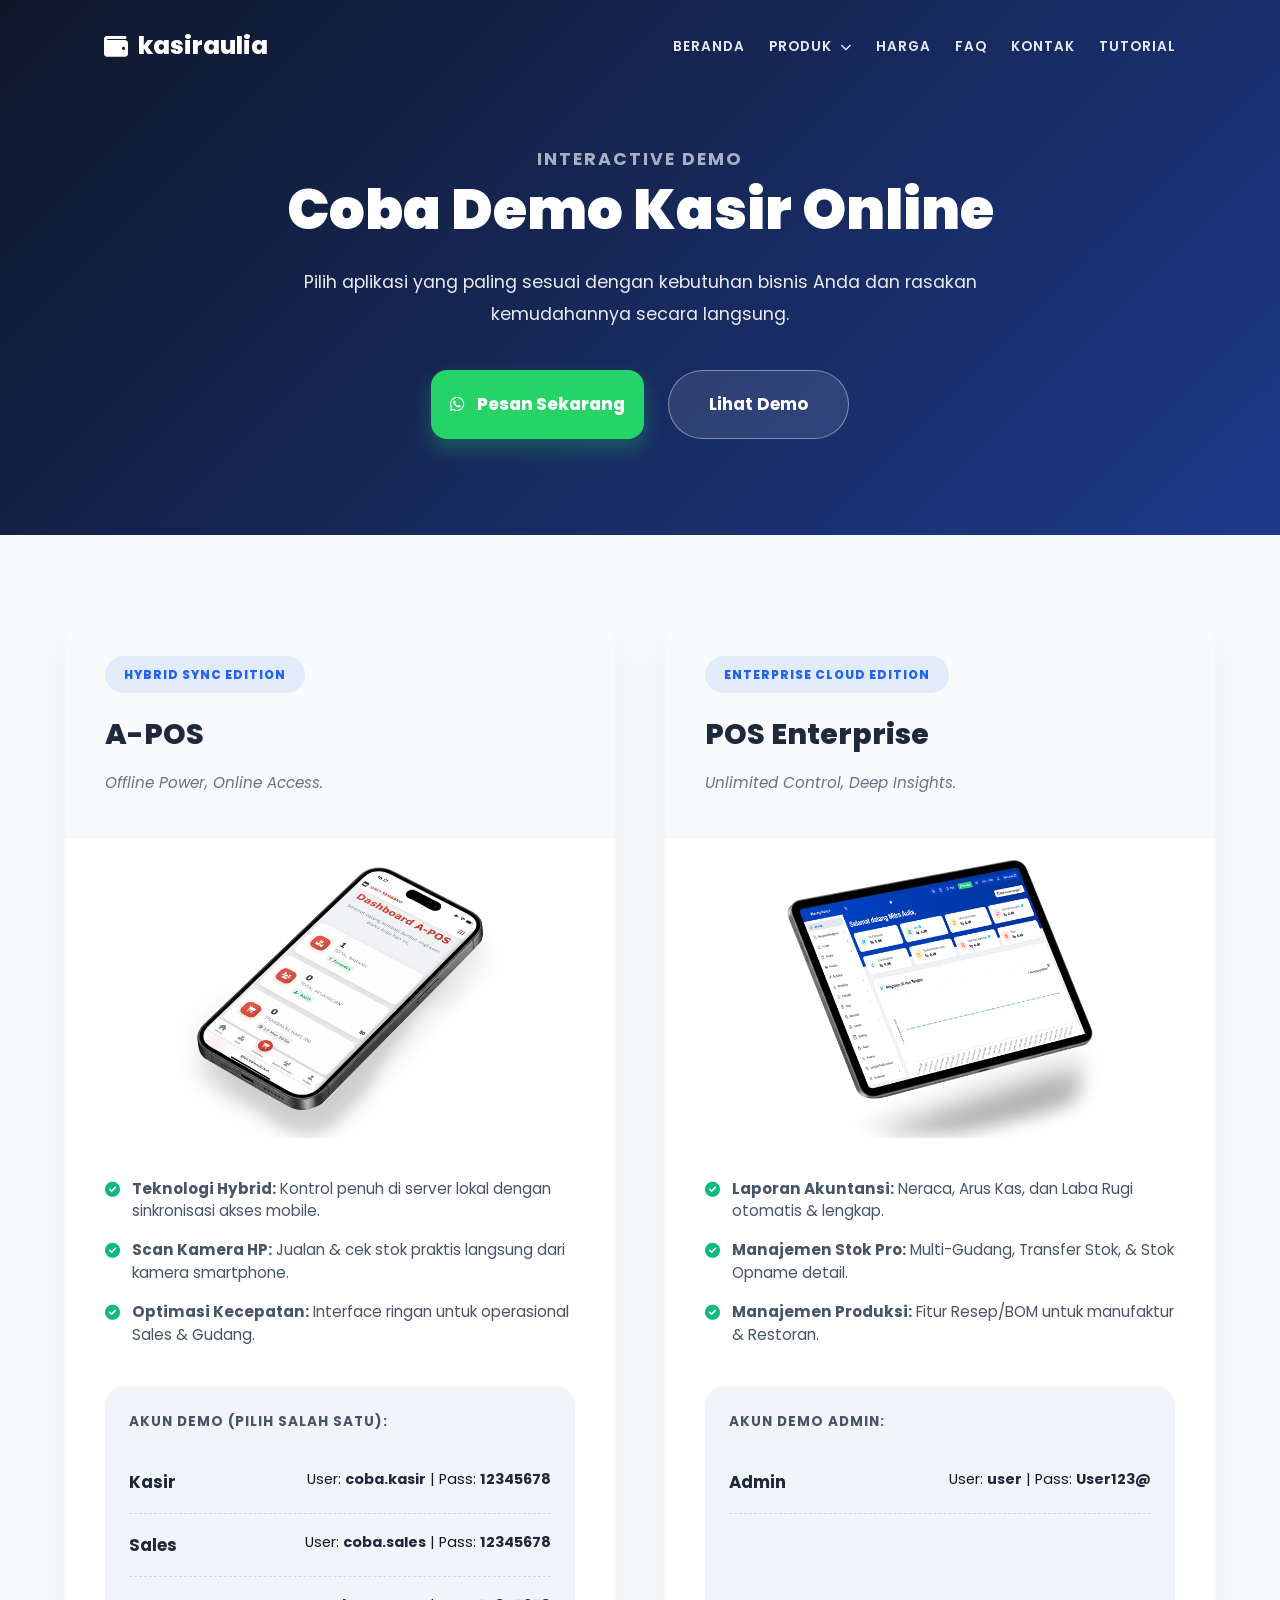
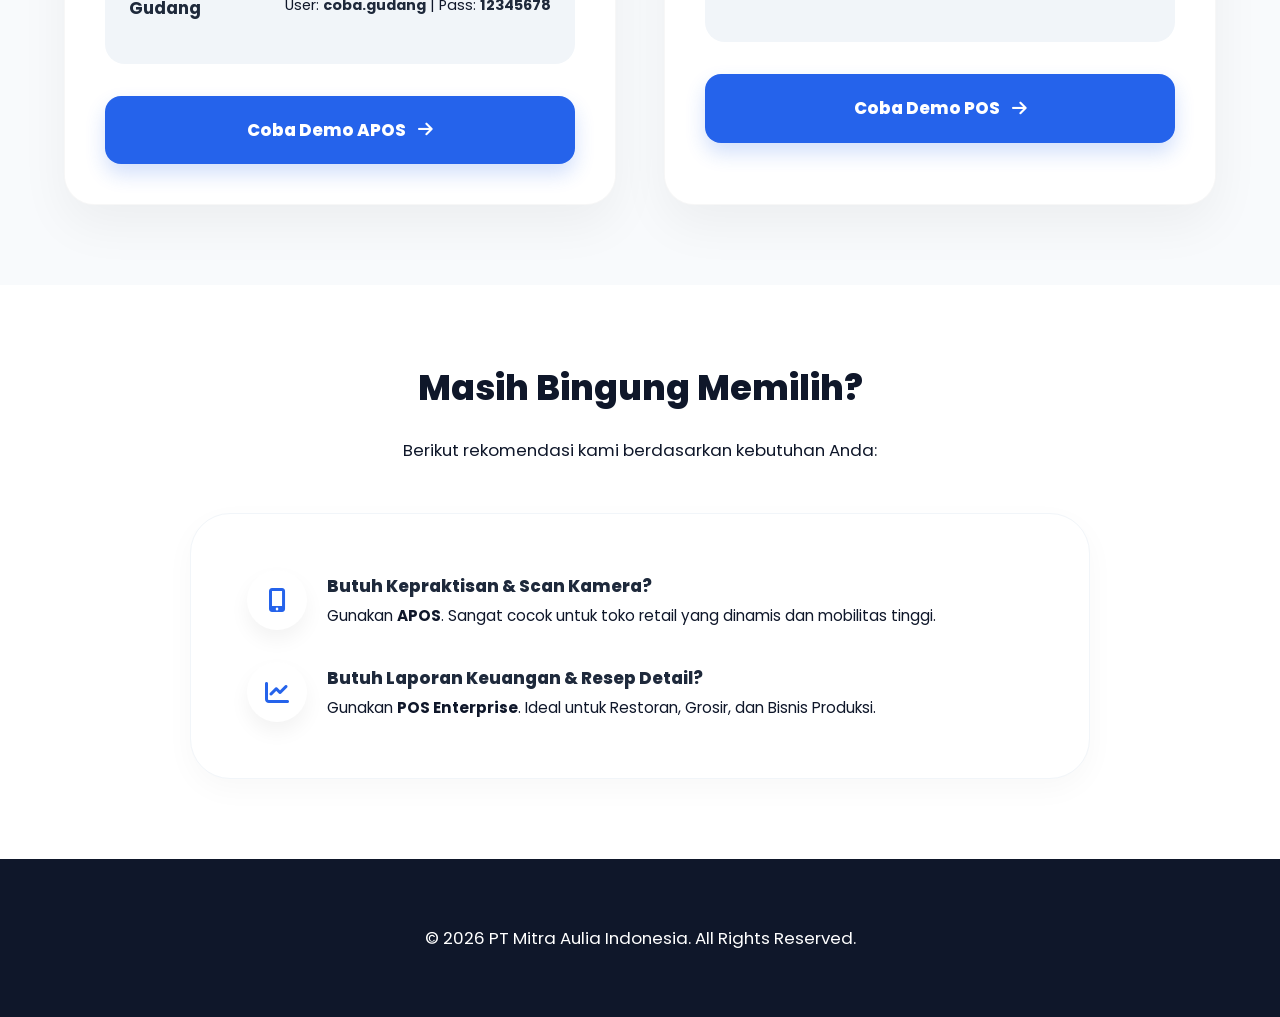
<file: frontend/pages/kasir-online.html>
<!DOCTYPE html>
<html lang="id">

<head>
  <meta charset="UTF-8" />
  <meta name="viewport" content="width=device-width, initial-scale=1.0" />
  <title>Kasir Online - Coba Demo | kasiraulia Auliasoft</title>
  <meta name="description"
    content="Coba langsung demo aplikasi kasir online A-POS dan POS Enterprise dari Auliasoft. Solusi cerdas untuk bisnis retail, FnB, dan industri." />
  <link href="https://fonts.googleapis.com/css2?family=Poppins:wght@300;400;500;600;700;800;900&display=swap"
    rel="stylesheet" />
  <link rel="stylesheet" href="https://cdnjs.cloudflare.com/ajax/libs/font-awesome/6.0.0/css/all.min.css" />
  <link rel="stylesheet" href="../css/style.css" />
  <style>
    .online-hero {
      background: linear-gradient(135deg, #0f172a 0%, #1e3a8a 100%);
      padding: 9rem 5% 6rem;
      text-align: center;
      color: white;
      position: relative;
      overflow: hidden;
    }

    .online-hero h1 {
      font-size: clamp(2rem, 5vw, 3.5rem);
      font-weight: 900;
      margin-bottom: 1.5rem;
      line-height: 1.2;
    }

    .online-hero p {
      font-size: 1.1rem;
      opacity: 0.9;
      max-width: 700px;
      margin: 0 auto;
    }

    .demo-section {
      padding: 5rem 5%;
      background: var(--bg-light);
    }

    .demo-grid {
      display: grid;
      grid-template-columns: repeat(auto-fit, minmax(350px, 1fr));
      gap: 3rem;
      max-width: 1200px;
      margin: 0 auto;
    }

    .demo-card {
      background: white;
      border-radius: 30px;
      overflow: hidden;
      box-shadow: 0 20px 50px rgba(0, 0, 0, 0.05);
      border: 1px solid rgba(0, 0, 0, 0.03);
      transition: all 0.4s ease;
      display: flex;
      flex-direction: column;
    }

    .demo-card:hover {
      transform: translateY(-15px);
      box-shadow: 0 30px 70px rgba(37, 99, 235, 0.15);
    }

    .card-header {
      padding: 2.5rem;
      background: #f8fafc;
      border-bottom: 1px solid #f1f5f9;
    }

    .card-header .badge-tag {
      display: inline-block;
      padding: 0.5rem 1.2rem;
      background: rgba(37, 99, 235, 0.1);
      color: var(--primary-color);
      border-radius: 50px;
      font-size: 0.75rem;
      font-weight: 800;
      text-transform: uppercase;
      letter-spacing: 1px;
      margin-bottom: 1rem;
    }

    .card-header h2 {
      font-size: 1.8rem;
      font-weight: 800;
      color: #1e293b;
      margin-bottom: 0.5rem;
    }

    .card-header p.tagline {
      color: #64748b;
      font-size: 0.95rem;
      font-style: italic;
    }

    .card-image {
      background: white;
      /* Changed to white for seamless integration */
      height: 300px;
      /* Increased height */
      display: flex;
      align-items: center;
      justify-content: center;
      overflow: hidden;
      padding: 0;
      /* Remove padding to let image breathe */
    }

    .card-image img {
      max-height: 120%;
      /* Scale up slightly */
      width: auto;
      object-fit: contain;
      transition: transform 0.6s cubic-bezier(0.16, 1, 0.3, 1);
    }

    .demo-card:hover .card-image img {
      transform: scale(1.1);
    }

    .card-body {
      padding: 2.5rem;
      flex: 1;
    }

    .feature-list {
      list-style: none;
      margin-bottom: 2.5rem;
    }

    .feature-list li {
      display: flex;
      gap: 12px;
      margin-bottom: 1rem;
      color: #475569;
      font-size: 0.95rem;
      line-height: 1.5;
    }

    .feature-list li i {
      color: #10b981;
      margin-top: 4px;
    }

    .credential-box {
      background: #f1f5f9;
      padding: 1.5rem;
      border-radius: 20px;
      margin-bottom: 2rem;
    }

    .credential-box h4 {
      font-size: 0.85rem;
      color: #475569;
      margin-bottom: 1rem;
      text-transform: uppercase;
      letter-spacing: 1px;
    }

    .acc-item {
      display: flex;
      justify-content: space-between;
      align-items: flex-start;
      padding: 1rem 0;
      border-bottom: 1px dashed #cbd5e1;
      gap: 10px;
    }

    .acc-label {
      font-weight: 700;
      color: #1e293b;
      min-width: 70px;
    }

    .acc-item:last-child {
      border-bottom: none;
    }

    .btn-group-hero {
      display: flex;
      gap: 1.5rem;
      justify-content: center;
      margin-top: 2.5rem;
    }

    .btn-secondary-white {
      background: rgba(255, 255, 255, 0.1);
      color: white;
      padding: 1.1rem 2.5rem;
      border-radius: 50px;
      text-decoration: none;
      font-weight: 700;
      border: 1.5px solid rgba(255, 255, 255, 0.4);
      transition: all 0.3s;
    }

    .btn-secondary-white:hover {
      background: white;
      color: var(--primary-color);
    }

    .acc-info {
      font-size: 0.9rem;
    }

    .acc-info strong {
      color: #1e293b;
    }

    .btn-demo {
      display: flex;
      align-items: center;
      justify-content: center;
      gap: 12px;
      background: var(--primary-color);
      color: white;
      padding: 1.2rem;
      border-radius: 16px;
      text-decoration: none;
      font-weight: 800;
      transition: all 0.3s;
      box-shadow: 0 10px 20px rgba(37, 99, 235, 0.2);
    }

    .btn-demo:hover {
      background: #1d4ed8;
      box-shadow: 0 15px 30px rgba(37, 99, 235, 0.4);
      gap: 18px;
    }

    .recommendation-section {
      padding: 5rem 5%;
      background: white;
      text-align: center;
    }

    .rec-box {
      max-width: 900px;
      margin: 0 auto;
      background: white;
      padding: 3.5rem;
      border-radius: 40px;
      box-shadow: 0 10px 30px rgba(0, 0, 0, 0.03);
      border: 1px solid #f1f5f9;
    }

    .rec-item {
      display: flex;
      align-items: center;
      gap: 20px;
      text-align: left;
      margin-bottom: 2rem;
    }

    .rec-item:last-child {
      margin-bottom: 0;
    }

    .rec-icon {
      width: 60px;
      height: 60px;
      background: white;
      border-radius: 50%;
      display: flex;
      align-items: center;
      justify-content: center;
      font-size: 1.5rem;
      color: var(--primary-color);
      box-shadow: 0 10px 20px rgba(0, 0, 0, 0.05);
      flex-shrink: 0;
    }

    @media (max-width: 768px) {
      .demo-grid {
        grid-template-columns: 1fr;
      }

      .online-hero h1 {
        font-size: 2.2rem;
      }

      .acc-item {
        flex-direction: column;
        gap: 5px;
      }

      .acc-label {
        font-size: 0.8rem;
        opacity: 0.7;
      }

      .acc-info {
        font-size: 0.85rem;
        word-break: break-all;
      }

      .btn-group-hero {
        flex-direction: column;
        gap: 1rem;
        padding: 0 10%;
      }

      .rec-box {
        padding: 2.5rem 1.5rem;
        border-radius: 30px;
      }

      .rec-item {
        flex-direction: column;
        text-align: center;
        gap: 15px;
      }

      .rec-item h4 {
        font-size: 1.1rem;
      }

      .rec-item p {
        font-size: 0.9rem;
        line-height: 1.6;
      }
    }
  </style>
</head>

<body>

  <!-- Navbar -->
  <nav class="navbar navbar-fixed-top">
    <div class="container">
      <div class="navbar-header">
        <a href="../index.html" class="navbar-brand">
          <span class="brand-text"><i class="fas fa-wallet"></i>kasiraulia</span>
        </a>
        <div class="mobile-toggle" id="mobile-toggle">
          <i class="fas fa-bars"></i>
        </div>
      </div>

      <div class="collapse navbar-collapse" id="nav-collapse">
        <ul class="nav navbar-nav navbar-right">
          <li><a href="../index.html#home">Beranda</a></li>
          <li class="dropdown">
            <a href="#" class="dropdown-toggle" data-toggle="dropdown">Produk <i class="fas fa-chevron-down"
                style="font-size: 0.7rem;"></i></a>
            <ul class="dropdown-menu">
              <li><a href="kasir-online.html" class="active">Kasir Online</a></li>
              <li><a href="kasir-offline.html">Kasir Offline</a></li>
            </ul>
          </li>
          <li><a href="../index.html#harga">Harga</a></li>
          <li><a href="faq.html">FAQ</a></li>
          <li><a href="../index.html#kontak-form">Kontak</a></li>
          <li><a href="https://youtube.com/playlist?list=PLBG7mgx1_MCgrCzLP2zKXvvru7jOfzmMR&si=draT3aPOZzr0tL31"
              target="_blank">Tutorial</a>
          </li>
        </ul>
      </div>
    </div>
  </nav>

  <!-- Hero Section -->
  <section class="online-hero">
    <div class="container">
      <p class="section-subtitle" style="color: rgba(255,255,255,0.7);">Interactive Demo</p>
      <h1>Coba Demo Kasir Online</h1>
      <p>Pilih aplikasi yang paling sesuai dengan kebutuhan bisnis Anda dan rasakan kemudahannya secara langsung.</p>
      <div class="btn-group-hero">
        <a href="https://wa.me/6281241945881" target="_blank" class="btn-demo"
          style="background: #25d366; box-shadow: 0 10px 20px rgba(37, 211, 102, 0.3);">
          <i class="fab fa-whatsapp"></i> Pesan Sekarang
        </a>
        <a href="#demo-cards" class="btn-secondary-white">Lihat Demo</a>
      </div>
    </div>
  </section>

  <!-- Demo Cards -->
  <section class="demo-section" id="demo-cards">
    <div class="demo-grid">

      <!-- Card APOS -->
      <div class="demo-card">
        <div class="card-header">
          <span class="badge-tag">Hybrid Sync Edition</span>
          <h2>A-POS</h2>
          <p class="tagline">Offline Power, Online Access.</p>
        </div>
        <div class="card-image">
          <img src="../img/angled-phone.png" alt="APOS Mobile Preview" />
        </div>
        <div class="card-body">
          <ul class="feature-list">
            <li><i class="fas fa-check-circle"></i> <span><strong>Teknologi Hybrid:</strong> Kontrol penuh di server
                lokal dengan sinkronisasi akses mobile.</span></li>
            <li><i class="fas fa-check-circle"></i> <span><strong>Scan Kamera HP:</strong> Jualan & cek stok praktis
                langsung dari kamera smartphone.</span></li>
            <li><i class="fas fa-check-circle"></i> <span><strong>Optimasi Kecepatan:</strong> Interface ringan untuk
                operasional Sales & Gudang.</span></li>
          </ul>

          <div class="credential-box">
            <h4>Akun Demo (Pilih Salah Satu):</h4>
            <div class="acc-item">
              <span class="acc-label">Kasir</span>
              <span class="acc-info">User: <strong>coba.kasir</strong> | Pass: <strong>12345678</strong></span>
            </div>
            <div class="acc-item">
              <span class="acc-label">Sales</span>
              <span class="acc-info">User: <strong>coba.sales</strong> | Pass: <strong>12345678</strong></span>
            </div>
            <div class="acc-item">
              <span class="acc-label">Gudang</span>
              <span class="acc-info">User: <strong>coba.gudang</strong> | Pass: <strong>12345678</strong></span>
            </div>
          </div>

          <a href="https://apos.auliasoft.com" target="_blank" class="btn-demo">
            Coba Demo APOS <i class="fas fa-arrow-right"></i>
          </a>
        </div>
      </div>

      <!-- Card POS -->
      <div class="demo-card">
        <div class="card-header">
          <span class="badge-tag">Enterprise Cloud Edition</span>
          <h2>POS Enterprise</h2>
          <p class="tagline">Unlimited Control, Deep Insights.</p>
        </div>
        <div class="card-image">
          <img src="../img/tablet-mockup.png" alt="POS Enterprise Preview" />
        </div>
        <div class="card-body">
          <ul class="feature-list">
            <li><i class="fas fa-check-circle"></i> <span><strong>Laporan Akuntansi:</strong> Neraca, Arus Kas, dan Laba
                Rugi otomatis & lengkap.</span></li>
            <li><i class="fas fa-check-circle"></i> <span><strong>Manajemen Stok Pro:</strong> Multi-Gudang, Transfer
                Stok, & Stok Opname detail.</span></li>
            <li><i class="fas fa-check-circle"></i> <span><strong>Manajemen Produksi:</strong> Fitur Resep/BOM untuk
                manufaktur & Restoran.</span></li>
          </ul>

          <div class="credential-box">
            <h4>Akun Demo Admin:</h4>
            <div class="acc-item">
              <span class="acc-label">Admin</span>
              <span class="acc-info">User: <strong>user</strong> | Pass: <strong>User123@</strong></span>
            </div>
            <div style="height: 104px;"></div> <!-- Spacer to match height -->
          </div>

          <a href="https://pos.auliasoft.com/login" target="_blank" class="btn-demo">
            Coba Demo POS <i class="fas fa-arrow-right"></i>
          </a>
        </div>
      </div>

    </div>
  </section>

  <!-- Recommendation Section -->
  <section class="recommendation-section">
    <div class="container">
      <h2 class="section-title">Masih Bingung Memilih?</h2>
      <p style="margin-bottom: 3rem;">Berikut rekomendasi kami berdasarkan kebutuhan Anda:</p>

      <div class="rec-box">
        <div class="rec-item">
          <div class="rec-icon"><i class="fas fa-mobile-alt"></i></div>
          <div class="rec-text">
            <h4 style="font-weight: 800; color: #1e293b;">Butuh Kepraktisan & Scan Kamera?</h4>
            <p style="font-size: 0.95rem;">Gunakan <strong>APOS</strong>. Sangat cocok untuk toko retail yang dinamis
              dan mobilitas tinggi.</p>
          </div>
        </div>
        <div class="rec-item">
          <div class="rec-icon"><i class="fas fa-chart-line"></i></div>
          <div class="rec-text">
            <h4 style="font-weight: 800; color: #1e293b;">Butuh Laporan Keuangan & Resep Detail?</h4>
            <p style="font-size: 0.95rem;">Gunakan <strong>POS Enterprise</strong>. Ideal untuk Restoran, Grosir, dan
              Bisnis Produksi.</p>
          </div>
        </div>
      </div>
    </div>
  </section>

  <!-- Footer -->
  <footer style="background: #0f172a; padding: 4rem 5%; color: white; text-align: center;">
    <p>&copy; 2026 PT Mitra Aulia Indonesia. All Rights Reserved.</p>
  </footer>

  <script src="../js/script.js"></script>
</body>

</html>
</file>
<file: css/style.css>
:root {
  --primary-color: #2563eb;
  /* Pro Blue accent */
  --secondary-color: #2563eb;
  --text-dark: #0f172a;
  --text-muted: #64748b;
  --bg-light: #f8fafc;
  --bg-blue-light: #eff6ff;
  --white: #ffffff;
  --transition: all 0.4s cubic-bezier(0.16, 1, 0.3, 1);
}

* {
  margin: 0;
  padding: 0;
  box-sizing: border-box;
}

body {
  font-family: 'Poppins', sans-serif;
  color: var(--text-dark);
  font-size: 1.05rem;
  /* Base font size improved */
  line-height: 1.8;
  overflow-x: hidden;
  background-color: var(--white);
  -webkit-font-smoothing: antialiased;
  -moz-osx-font-smoothing: grayscale;
}

.text-center {
  text-align: center !important;
}

/* Global Reveal Animations System */
.fade-in {
  opacity: 0;
  animation: revealUp 0.8s cubic-bezier(0.16, 1, 0.3, 1) forwards;
  will-change: transform, opacity;
}

.delay-1 {
  animation-delay: 0.15s;
}

.delay-2 {
  animation-delay: 0.3s;
}

.delay-3 {
  animation-delay: 0.45s;
}

.delay-4 {
  animation-delay: 0.6s;
}

@keyframes revealUp {
  from {
    opacity: 0;
    transform: translateY(30px);
  }

  to {
    opacity: 1;
    transform: translateY(0);
  }
}

/* Header standard Kasirpro */
/* Navbar Redesign */
.navbar-fixed-top {
  position: fixed;
  top: 0;
  width: 100%;
  z-index: 2000;
  padding: 1.5rem 0;
  transition: all 0.4s;
  background: transparent;
}

.navbar-fixed-top.scrolled {
  background: rgba(255, 255, 255, 0.95);
  backdrop-filter: blur(10px);
  padding: 0.8rem 0;
  box-shadow: 0 4px 20px rgba(0, 0, 0, 0.1);
}

.navbar .container {
  display: flex;
  justify-content: space-between;
  align-items: center;
  max-width: 1200px;
  margin: 0 auto;
  padding: 0 5%;
  width: 100%;
}

.navbar-header {
  display: flex;
  justify-content: space-between;
  align-items: center;
}

.navbar-brand {
  text-decoration: none !important;
  display: flex;
  align-items: center;
}

.brand-text {
  font-size: 1.5rem;
  /* Reduced from 1.8rem for better balance */
  font-weight: 800;
  color: white;
  text-decoration: none !important;
  display: flex;
  align-items: center;
  gap: 10px;
  border-bottom: none !important;
  /* Ensure no border underline */
  outline: none !important;
}

.brand-text i {
  display: flex;
  align-items: center;
}

.navbar-fixed-top.scrolled .brand-text {
  color: var(--primary-color);
}

/* Mobile Toggle */
.mobile-toggle {
  display: none;
  font-size: 1.5rem;
  color: white;
  cursor: pointer;
  transition: var(--transition);
}

.scrolled .mobile-toggle {
  color: var(--text-dark);
}

.navbar-fixed-top.menu-active .mobile-toggle,
.navbar-fixed-top.menu-active .brand-text {
  color: var(--text-dark) !important;
}

.navbar-header {
  position: relative;
  z-index: 2001;
  /* Above the overlay */
}

.navbar-nav {
  display: flex;
  list-style: none;
  gap: 1.5rem;
  align-items: center;
  margin: 0;
  /* Reset margin */
  padding: 0;
}

.navbar-nav a {
  text-decoration: none;
  color: rgba(255, 255, 255, 0.9);
  font-weight: 600;
  font-size: 0.85rem;
  text-transform: uppercase;
  letter-spacing: 1px;
  transition: color 0.3s;
}

.navbar-fixed-top.scrolled .navbar-nav a {
  color: var(--text-dark);
}

.navbar-nav a:hover,
.navbar-nav li.active a {
  color: var(--primary-color) !important;
}

.navbar-fixed-top.scrolled .navbar-nav a:hover,
.navbar-fixed-top.scrolled .navbar-nav li.active a {
  color: var(--primary-color) !important;
}

.btn-login-nav {
  border: 1px solid rgba(255, 255, 255, 0.5);
  padding: 0.5rem 1.2rem !important;
  border-radius: 50px;
  transition: all 0.3s !important;
}

.navbar-fixed-top.scrolled .btn-login-nav {
  border-color: var(--primary-color);
  color: var(--primary-color) !important;
}

.btn-login-nav:hover {
  background: white;
  color: var(--primary-color) !important;
}

/* Hero New Redesign */
/* Ultra-Premium Monitor Mockup */
.premium-monitor {
  position: relative;
  width: 100%;
  max-width: 650px;
  margin: 0 auto;
  perspective: 2000px;
  transform-style: preserve-3d;
  animation: ultraFloat 8s ease-in-out infinite;
}

.monitor-bezel {
  background: linear-gradient(145deg, #1e293b 0%, #0f172a 100%);
  padding: 12px;
  border-radius: 20px;
  border: 1px solid rgba(255, 255, 255, 0.15);
  box-shadow:
    0 30px 60px -12px rgba(0, 0, 0, 0.6),
    inset 0 0 15px rgba(255, 255, 255, 0.05),
    0 0 20px rgba(59, 130, 246, 0.2);
  /* Added subtle glow to bezel itself */
  position: relative;
  z-index: 10;
  transform: rotateX(2deg) rotateY(-5deg);
  outline: 1px solid rgba(255, 255, 255, 0.1);
  /* Extra highlight edge */
}

.monitor-sensor {
  position: absolute;
  top: 5px;
  left: 50%;
  transform: translateX(-50%);
  width: 4px;
  height: 4px;
  background: #334155;
  border-radius: 50%;
}

.monitor-screen {
  position: relative;
  background: #000;
  border-radius: 8px;
  overflow: hidden;
  box-shadow: inset 0 0 40px rgba(0, 0, 0, 0.8);
}

.monitor-screen img {
  width: 100%;
  height: auto;
  display: block;
  opacity: 0.95;
  transition: opacity 0.3s ease;
}

.screen-glare {
  position: absolute;
  top: 0;
  left: 0;
  right: 0;
  bottom: 0;
  background: linear-gradient(135deg, rgba(255, 255, 255, 0.1) 0%, transparent 50%, rgba(255, 255, 255, 0.05) 100%);
  pointer-events: none;
}

.monitor-stand {
  width: 80px;
  height: 40px;
  background: linear-gradient(to bottom, #1e293b, #0f172a);
  margin: -10px auto 0;
  position: relative;
  z-index: 5;
  clip-path: polygon(20% 0%, 80% 0%, 100% 100%, 0% 100%);
}

.monitor-base {
  width: 180px;
  height: 8px;
  background: #1e293b;
  margin: 0 auto;
  border-radius: 4px 4px 0 0;
  box-shadow: 0 10px 20px rgba(0, 0, 0, 0.3);
}

.ambient-glow {
  position: absolute;
  top: 50%;
  left: 50%;
  transform: translate(-50%, -50%);
  width: 120%;
  /* Increased size */
  height: 120%;
  background: radial-gradient(circle, rgba(37, 99, 235, 0.25) 0%, transparent 60%);
  /* Strengthened opacity */
  z-index: 1;
  pointer-events: none;
  filter: blur(20px);
}

@keyframes ultraFloat {

  0%,
  100% {
    transform: translateY(0) rotateY(0);
  }

  50% {
    transform: translateY(-20px) rotateY(2deg);
  }
}

.hero-text-side h1 {
  margin-top: 0;
  margin-bottom: 1.5rem;
  text-shadow: 0 4px 10px rgba(0, 0, 0, 0.5);
  font-weight: 800;
}

.hero-text-side p {
  margin-bottom: 2.5rem;
  text-shadow: 0 2px 5px rgba(0, 0, 0, 0.4);
  font-size: 1.15rem;
  line-height: 1.7;
}

.hero-mockup-hero {
  position: relative;
  z-index: 2;
}

@media (max-width: 992px) {
  .hero-mockup-hero {
    margin-top: 3rem;
  }
}

/* Dropdown Menu Styles */
.nav .dropdown {
  position: relative;
}

.nav .dropdown-menu {
  position: absolute;
  top: 100%;
  left: 0;
  z-index: 1000;
  display: none;
  min-width: 200px;
  padding: 0.5rem 0;
  margin: 0;
  background-color: #fff;
  border-radius: 12px;
  box-shadow: 0 10px 25px rgba(0, 0, 0, 0.1);
  border: 1px solid #f1f5f9;
  list-style: none;
  overflow: hidden;
  transition: all 0.3s ease;
}

/* Desktop Hover Trigger */
@media (min-width: 992px) {
  .nav .dropdown:hover .dropdown-menu {
    display: block;
    animation: dropdownFade 0.3s ease forwards;
  }
}

/* Base Dropdown State (Used by .open class) */
.nav .dropdown.open .dropdown-menu {
  display: block;
  animation: dropdownFade 0.3s ease forwards;
}

.nav .dropdown.open .dropdown-toggle i {
  transform: rotate(180deg);
}

@keyframes dropdownFade {
  from {
    opacity: 0;
    transform: translateY(10px);
  }

  to {
    opacity: 1;
    transform: translateY(0);
  }
}

.nav .dropdown-menu li a {
  display: block;
  padding: 0.8rem 1.5rem;
  color: #334155;
  font-size: 0.9rem;
  font-weight: 500;
  transition: all 0.2s ease;
  text-decoration: none;
}

.nav .dropdown-menu li a:hover {
  background-color: var(--bg-blue-light);
  color: var(--primary-color);
  padding-left: 1.8rem;
}

.dropdown-toggle i {
  margin-left: 5px;
  transition: transform 0.3s ease;
}

.dropdown:hover .dropdown-toggle i {
  transform: rotate(180deg);
}

.hero-new {
  position: relative;
  min-height: 100vh;
  background: url('../img/cafe-bg.png') center/cover no-repeat;
  display: flex;
  align-items: center;
  overflow: hidden;
  padding: 80px 5% 0;
  /* Adjusted padding */
  width: 100%;
}

.hero-overlay {
  position: absolute;
  top: 0;
  left: 0;
  width: 100%;
  height: 100%;
  /* Dual gradient: Top-to-bottom for navbar and Left-to-right for hero text */
  background:
    linear-gradient(to bottom, rgba(15, 23, 42, 0.9) 0%, transparent 25%),
    linear-gradient(to right, rgba(15, 23, 42, 0.9) 0%, rgba(15, 23, 42, 0.6) 50%, rgba(15, 23, 42, 0.3) 100%);
  z-index: 1;
}

.hero-container {
  position: relative;
  z-index: 2;
  display: grid;
  grid-template-columns: 1.2fr 0.8fr;
  gap: 4rem;
  align-items: center;
  color: white;
}

.hero-text-side h1 {
  font-size: clamp(1.8rem, 5vw, 2.8rem);
  /* Slightly more refined max size */
  font-weight: 900;
  line-height: 1.15;
  margin-bottom: 2rem;
  text-shadow: 0 4px 10px rgba(0, 0, 0, 0.5);
}

.hero-text-side p {
  font-size: 1.1rem;
  /* Reduced from 1.25rem */
  opacity: 0.9;
  margin-bottom: 2.5rem;
  max-width: 600px;
  text-shadow: 0 2px 5px rgba(0, 0, 0, 0.4);
}

.btn-playstore {
  display: inline-flex;
  align-items: center;
  gap: 15px;
  background: transparent;
  border: 2px solid white;
  padding: 0.8rem 2rem;
  border-radius: 50px;
  color: white;
  text-decoration: none;
  font-weight: 700;
  font-size: 1.1rem;
  transition: all 0.3s;
}

.btn-playstore:hover {
  background: white;
  color: var(--text-dark);
  transform: translateY(-3px);
}

.dual-mockup {
  position: relative;
  display: flex;
  justify-content: center;
  align-items: center;
}

.mockup-back {
  width: 70%;
  transform: rotate(-5deg) translateX(-20px);
  filter: blur(1px);
  opacity: 0.8;
  z-index: 1;
}

.mockup-front {
  width: 75%;
  position: absolute;
  top: 20px;
  right: -20px;
  z-index: 2;
  box-shadow: 0 30px 60px rgba(0, 0, 0, 0.5);
  border-radius: 30px;
  border: 6px solid #1e293b;
  animation: float 6s ease-in-out infinite;
}

/* Sections General */
section {
  padding: 6rem 5%;
  width: 100%;
  position: relative;
}

.section-title {
  font-size: clamp(1.6rem, 3.5vw, 2.2rem);
  /* Reduced from 2.8rem */
  font-weight: 800;
  margin-bottom: 1.5rem;
  color: var(--text-dark);
  line-height: 1.3;
}

.btn-action {
  display: inline-block;
  padding: 1rem 2.5rem;
  background: var(--primary-color);
  color: white;
  text-decoration: none;
  border-radius: 16px;
  /* Larger radius */
  font-weight: 700;
  transition: all 0.3s cubic-bezier(0.34, 1.56, 0.64, 1);
  box-shadow: 0 10px 20px rgba(37, 99, 235, 0.2);
}

.btn-action:hover {
  transform: translateY(-3px);
  box-shadow: 0 10px 20px rgba(37, 99, 235, 0.2);
}

@keyframes float {

  0%,
  100% {
    transform: translateY(0);
  }

  50% {
    transform: translateY(-20px);
  }
}

@keyframes fadeInDown {
  from {
    opacity: 0;
    transform: translate3d(0, -50px, 0);
  }

  to {
    opacity: 1;
    transform: translate3d(0, 0, 0);
  }
}

.mockup-container {
  position: relative;
  animation: float 6s ease-in-out infinite;
  box-shadow: 0 30px 60px -12px rgba(30, 58, 138, 0.2), 0 18px 36px -18px rgba(0, 0, 0, 0.3);
  border-radius: 24px;
  overflow: hidden;
  border: 8px solid #1e293b;
}

.split-section {
  padding: 8rem 5%;
}

.container-flex {
  display: flex;
  align-items: center;
  gap: 4rem;
  max-width: 1200px;
  margin: 0 auto;
}

.content-half {
  flex: 1;
}

.section-subtitle {
  font-family: 'Poppins', sans-serif;
  color: var(--primary-color);
  font-size: 0.9rem;
  font-weight: 700;
  text-transform: uppercase;
  letter-spacing: 2px;
  margin-bottom: 1rem;
  display: block;
}

.image-wrapper {
  position: relative;
  display: inline-block;
  padding: 40px;
  /* Ruang untuk aksen */
}

/* Lingkaran cahaya di belakang mockup - Jauh lebih ringan dari drop-shadow */
.image-wrapper::before {
  content: '';
  position: absolute;
  top: 50%;
  left: 50%;
  transform: translate(-50%, -50%);
  width: 80%;
  height: 80%;
  background: radial-gradient(circle, rgba(37, 99, 235, 0.08) 0%, rgba(255, 255, 255, 0) 70%);
  border-radius: 50%;
  z-index: 0;
  pointer-events: none;
}

.image-wrapper img {
  width: 100%;
  height: auto;
  position: relative;
  z-index: 1;
  transition: transform 0.6s cubic-bezier(0.34, 1.56, 0.64, 1);
  will-change: transform;
  backface-visibility: hidden;
  transform: translateZ(0);
  animation: floatMobile 4s ease-in-out infinite;
}

.image-wrapper:hover img {
  transform: translateZ(0) translateY(-15px) rotateY(-5deg) scale(1.05);
}

.image-wrapper:hover img {
  transform: translateY(-10px);
}

.mockup-isometric {
  transform: perspective(1500px) rotateY(-20deg) rotateX(10deg);
}

.mockup-tablet {
  transform: perspective(1500px) rotateY(20deg) rotateX(10deg);
}

.btn-simple {
  display: inline-flex;
  align-items: center;
  gap: 12px;
  background: white;
  padding: 1rem 2rem;
  border-radius: 12px;
  text-decoration: none;
  font-weight: 800;
  color: var(--text-dark);
  margin-top: 2.5rem;
  transition: all 0.4s cubic-bezier(0.175, 0.885, 0.32, 1.275);
  border: 2px solid #f1f5f9;
  box-shadow: 0 4px 15px rgba(0, 0, 0, 0.05);
}

.btn-simple:hover {
  border-color: var(--primary-color);
  color: var(--primary-color);
  transform: translateX(10px);
  box-shadow: 0 10px 25px rgba(37, 99, 235, 0.1);
}

.btn-simple i {
  transition: transform 0.3s;
}

.btn-simple:hover i {
  transform: translateX(5px);
}

/* Features Center Layout Redesign */
.features-center-layout {
  padding: 8rem 5%;
  background: white;
}

.features-header {
  margin-bottom: 4rem;
  /* Reduced from 5rem */
  max-width: 1200px;
  margin-left: auto;
  margin-right: auto;
  text-align: center;
}

.title-bold {
  font-size: clamp(1.6rem, 3.5vw, 2.2rem);
  /* Reduced from 3.5rem for consistency */
  font-weight: 900;
  color: #1e293b;
  margin-bottom: 0.8rem;
  line-height: 1.2;
}

.subtitle-blue {
  color: var(--primary-color);
  font-weight: 700;
  letter-spacing: 1.5px;
  font-size: 0.95rem;
  /* Reduced from 1.1rem */
  text-transform: uppercase;
  display: block;
}

.features-symmetric-grid {
  display: flex;
  align-items: center;
  justify-content: center;
  gap: 3rem;
  max-width: 1400px;
  margin: 0 auto;
}

.features-side {
  flex: 1;
  display: flex;
  flex-direction: column;
  gap: 8rem;
}

.features-side.left-align .feature-item-alt {
  align-items: flex-end;
  text-align: right;
}

.features-side.right-align .feature-item-alt {
  align-items: flex-start;
  text-align: left;
}

.features-mockup {
  flex: 1.5;
  display: flex;
  justify-content: center;
  align-items: center;
}

.laptop-container {
  width: 100%;
  max-width: 600px;
  position: relative;
  padding: 20px;
}

.laptop-container::before {
  content: '';
  position: absolute;
  top: 50%;
  left: 50%;
  transform: translate(-50%, -50%);
  width: 100%;
  height: 100%;
  background: radial-gradient(circle, rgba(37, 99, 235, 0.05) 0%, rgba(255, 255, 255, 0) 80%);
  z-index: 0;
}

.laptop-mockup-img {
  width: 100%;
  height: auto;
  position: relative;
  z-index: 1;
  filter: drop-shadow(0 10px 20px rgba(0, 0, 0, 0.1));
  transition: transform 0.8s cubic-bezier(0.34, 1.56, 0.64, 1);
  will-change: transform;
  backface-visibility: hidden;
  transform: translateZ(0);
  animation: floatLaptop 6s ease-in-out infinite;
}

.laptop-mockup-img:hover {
  transform: translateZ(0) scale(1.03) rotateX(2deg);
}

@keyframes floatMobile {

  0%,
  100% {
    transform: translateZ(0) translateY(0);
  }

  50% {
    transform: translateZ(0) translateY(-10px);
  }
}

@keyframes floatLaptop {

  0%,
  100% {
    transform: translateZ(0) translateY(0);
  }

  50% {
    transform: translateZ(0) translateY(-8px);
  }
}

.laptop-mockup-img:hover {
  transform: scale(1.05);
}

.feature-item-alt {
  display: flex;
  flex-direction: column;
}

.fi-icon {
  width: 60px;
  height: 60px;
  background: white;
  border: 1px solid #e2e8f0;
  border-radius: 50%;
  display: flex;
  align-items: center;
  justify-content: center;
  margin-bottom: 2rem;
  color: #cbd5e1;
  font-size: 1.5rem;
  box-shadow: 0 4px 10px rgba(0, 0, 0, 0.03);
}

.feature-item-alt:hover .fi-icon {
  border-color: var(--primary-color);
  color: var(--primary-color);
  box-shadow: 0 10px 20px rgba(37, 99, 235, 0.1);
}

.fi-text h4 {
  font-size: 1.3rem;
  /* Slightly larger for clarity */
  font-weight: 800;
  color: #1e293b;
  margin-bottom: 1rem;
  letter-spacing: 0.5px;
}

.fi-text p {
  font-size: 1.05rem;
  line-height: 1.8;
  color: #64748b;
  max-width: 350px;
}

@media (max-width: 968px) {

  .container-flex,
  .features-symmetric-grid {
    flex-direction: column;
    text-align: center !important;
  }

  .features-side {
    align-items: center !important;
    text-align: center !important;
    gap: 3rem;
  }

  .features-side:first-child .feature-item-alt,
  .features-side:last-child .feature-item-alt {
    align-items: center;
    text-align: center;
  }
}

.mockup-container img.front {
  position: absolute;
  top: 0;
  left: 0;
  z-index: 2;
  width: 100%;
  height: auto;
  animation-name: fadeInDown;
  animation-duration: 0.7s;
  animation-delay: 1.6s;
  animation-fill-mode: both;
}

/* Split Section (Upgrade) */
.container-flex {
  display: flex;
  align-items: center;
  gap: 4rem;
  flex-wrap: wrap;
}

.content-half {
  flex: 1;
  min-width: 300px;
}

.content-half p {
  color: var(--text-muted);
  margin-bottom: 2rem;
  font-size: 1.05rem;
}

/* Features Grid */
.features-grid {
  display: grid;
  grid-template-columns: repeat(auto-fit, minmax(250px, 1fr));
  gap: 2rem;
}

.feature-card {
  background: var(--white);
  padding: 3.5rem 2rem;
  border-radius: 24px;
  text-align: center;
  border: 1px solid #f1f5f9;
  border-top: 4px solid transparent;
  box-shadow: 0 10px 40px rgba(0, 0, 0, 0.02);
  transition: all 0.4s cubic-bezier(0.16, 1, 0.3, 1);
  display: flex;
  flex-direction: column;
  align-items: center;
  gap: 0.5rem;
}

.feature-card:hover {
  transform: translateY(-10px);
  box-shadow: 0 30px 60px rgba(37, 99, 235, 0.1);
  border-color: var(--primary-color);
  border-top-color: var(--primary-color);
}

.feature-card i {
  font-size: 2.5rem;
  color: var(--primary-color);
  margin-bottom: 1.5rem;
  padding: 20px;
  background: var(--bg-blue-light);
  border-radius: 20px;
  transition: all 0.3s;
}

.feature-card:hover i {
  background: var(--primary-color);
  color: white;
  transform: rotate(-10deg) scale(1.1);
}

.feature-card h4 {
  font-weight: 800;
  margin-bottom: 1rem;
  font-size: 1.2rem;
}

.feature-card p {
  font-size: 0.95rem;
  color: var(--text-muted);
}

/* Smaller Feature Cards for Fitur Lain */
.small-features .feature-card {
  padding: 2rem 1.5rem;
}

@media (min-width: 992px) {
  .small-features {
    grid-template-columns: repeat(3, 1fr);
  }
}

/* Pricing System */
.pricing-tabs {
  display: flex;
  justify-content: center;
  gap: 1rem;
  margin-bottom: 3rem;
}

.tab-btn {
  padding: 0.8rem 2rem;
  border: 2px solid #e2e8f0;
  background: white;
  border-radius: 50px;
  /* Pillow shape for modern UX */
  font-weight: 700;
  cursor: pointer;
  transition: all 0.4s cubic-bezier(0.16, 1, 0.3, 1);
  color: var(--text-muted);
  font-size: 0.9rem;
}

.tab-btn:hover {
  border-color: var(--primary-color);
  color: var(--primary-color);
  background: var(--bg-blue-light);
}

.tab-btn.active {
  background: var(--primary-color);
  color: white;
  border-color: var(--primary-color);
  box-shadow: 0 10px 20px rgba(37, 99, 235, 0.2);
  transform: scale(1.05);
}

/* Symmetrical Pricing Grid Logic */
@media (min-width: 992px) {
  .pricing-grid.active {
    display: flex !important;
    flex-wrap: wrap;
    justify-content: center;
    gap: 2.5rem;
  }

  .price-card {
    flex: 0 1 350px;
    /* Fixed ideal width for symmetry */
    min-width: 320px;
  }

  /* Specific handling for 5-card layout if needed, but flex-center handles it naturally */
}

/* Mobile/Tablet Pricing */
@media (max-width: 991px) {
  .pricing-tabs {
    flex-direction: row;
    flex-wrap: wrap;
    gap: 0.75rem;
    margin-bottom: 2rem;
    padding: 0 1rem;
  }

  .tab-btn {
    flex: 1;
    min-width: 140px;
    padding: 0.7rem 1.2rem;
    font-size: 0.8rem;
    text-align: center;
    white-space: normal;
    /* Allow wrapping if needed */
    line-height: 1.4;
  }

  .pricing-grid {
    display: grid;
    grid-template-columns: 1fr;
    /* Single column on mobile */
    gap: 1.2rem;
  }

  .price-card {
    padding: 2rem 1.5rem;
    border-radius: 24px;
  }
}

.price-card {
  background: white;
  padding: 3.5rem 2.5rem;
  border-radius: 40px;
  border: 1px solid #f1f5f9;
  text-align: center;
  transition: all 0.5s cubic-bezier(0.16, 1, 0.3, 1);
  position: relative;
  display: flex;
  flex-direction: column;
  box-shadow: 0 10px 40px rgba(0, 0, 0, 0.02);
  height: 100%;
  /* Ensure uniform height in grid/flex */
}

.price-card:hover {
  transform: translateY(-15px) scale(1.02);
  box-shadow: 0 40px 80px rgba(0, 0, 0, 0.08);
  border-color: var(--primary-color);
}

.price-card h3 {
  font-size: 1.25rem;
  /* Reduced from 1.4rem */
  font-weight: 800;
  color: #1e293b;
  margin-bottom: 0.8rem;
}

.price-amount {
  font-size: 2.22rem;
  /* Reduced from 2.8rem */
  font-weight: 900;
  color: var(--primary-color);
  margin-bottom: 2rem;
  display: flex;
  align-items: baseline;
  justify-content: center;
  gap: 4px;
}

.price-amount span {
  font-size: 1rem;
  color: #94a3b8;
  font-weight: 500;
}

.price-features {
  list-style: none;
  text-align: left;
  margin-bottom: 3rem;
  flex-grow: 1;
}

.price-features li {
  padding: 0.8rem 0;
  color: #64748b;
  font-size: 0.95rem;
  display: flex;
  align-items: center;
  gap: 12px;
}

.price-features li::before {
  content: '\f00c';
  font-family: 'Font Awesome 6 Free';
  font-weight: 900;
  color: #10b981;
  font-size: 0.8rem;
  background: rgba(16, 185, 129, 0.1);
  width: 22px;
  height: 22px;
  display: flex;
  align-items: center;
  justify-content: center;
  border-radius: 50%;
}

.price-card.featured {
  border: 2px solid var(--primary-color);
  background: #fdfdff;
  transform: scale(1.05);
  box-shadow: 0 20px 40px rgba(37, 99, 235, 0.1);
}

.price-card.featured:hover {
  transform: scale(1.07) translateY(-15px);
}

.popular-badge {
  position: absolute;
  top: -15px;
  left: 50%;
  transform: translateX(-50%);
  background: var(--primary-color);
  color: white;
  padding: 0.5rem 1.5rem;
  border-radius: 50px;
  font-size: 0.8rem;
  font-weight: 900;
  letter-spacing: 1px;
  box-shadow: 0 10px 20px rgba(37, 99, 235, 0.3);
}

/* Cloud Add-on Section inside Price Card */
.addon-section {
  margin: 0 0 2rem 0;
  padding: 1.2rem;
  background: var(--bg-blue-light);
  border: 1px dashed var(--primary-color);
  border-radius: 16px;
  text-align: left;
}

.addon-label {
  font-size: 0.75rem;
  font-weight: 800;
  color: var(--primary-color);
  text-transform: uppercase;
  letter-spacing: 1px;
  margin-bottom: 1rem;
}

.addon-item {
  display: flex;
  align-items: center;
  gap: 0.75rem;
  padding: 0.6rem 0;
  border-bottom: 1px solid rgba(37, 99, 235, 0.1);
}

.addon-item:last-child {
  border-bottom: none;
  padding-bottom: 0;
}

.addon-item i {
  font-size: 1.1rem;
  color: var(--primary-color);
  width: 24px;
  text-align: center;
  flex-shrink: 0;
}

.addon-item>div {
  display: flex;
  flex-direction: column;
  gap: 2px;
}

.addon-item strong {
  font-size: 0.82rem;
  color: var(--text-dark);
  font-weight: 700;
  line-height: 1.3;
}

.addon-item span {
  font-size: 0.78rem;
  color: var(--primary-color);
  font-weight: 600;
}

/* Footer Section */
footer {
  background: #0f172a;
  color: #94a3b8;
  padding: 5rem 5% 2rem;
}

.footer-grid {
  display: grid;
  grid-template-columns: repeat(auto-fit, minmax(200px, 1fr));
  gap: 3rem;
  max-width: 1200px;
  margin: 0 auto;
}

.footer-section h4 {
  color: white;
  margin-bottom: 1.5rem;
}

.footer-links {
  list-style: none;
}

.footer-links li {
  margin-bottom: 0.8rem;
}

.footer-links a {
  color: #94a3b8;
  text-decoration: none;
}

.footer-links a:hover {
  color: white;
}

.social-icons {
  display: flex;
  gap: 15px;
}

.social-icons a {
  color: #94a3b8;
  font-size: 1.2rem;
}

.footer-section p {
  display: flex;
  align-items: center;
  gap: 12px;
  margin-bottom: 0.8rem;
  font-size: 0.95rem;
  line-height: normal;
}

.footer-section p i {
  color: var(--primary-color);
  width: 20px;
  text-align: center;
  flex-shrink: 0;
}

.footer-bottom {
  margin-top: 4rem;
  padding-top: 2rem;
  border-top: 1px solid #1e293b;
  text-align: center;
  font-size: 0.85rem;
}

@media (max-width: 991px) {
  .navbar-fixed-top {
    padding: 1rem 0;
    background: rgba(15, 23, 42, 0.9);
    /* Dark background for mobile header by default */
  }

  .navbar-fixed-top.scrolled {
    background: white;
  }

  .navbar-header {
    width: 100%;
    display: flex;
    justify-content: space-between;
    align-items: center;
  }

  .mobile-toggle {
    display: block;
    order: 2;
    /* Ensure it stays on the right */
  }

  .navbar-brand {
    order: 1;
    /* Logo on the left */
  }

  .navbar-collapse {
    position: fixed;
    top: 0;
    left: 0;
    width: 100%;
    height: 100vh;
    background: white;
    padding: 5rem 2rem 2rem;
    /* Moved up from 8rem */
    z-index: 1999;
    flex-direction: column;
    text-align: left;
    /* Left align as per reference */
    overflow-y: auto;
    opacity: 0;
    visibility: hidden;
    transition: all 0.5s cubic-bezier(0.16, 1, 0.3, 1);
    display: flex;
  }

  .navbar-collapse.active {
    opacity: 1;
    visibility: visible;
  }

  .navbar-nav {
    flex-direction: column;
    gap: 0;
    /* No gap, use borders instead */
    width: 100%;
  }

  .navbar-nav li {
    width: 100%;
    opacity: 0;
    transform: translateX(-20px);
    /* Slide from left */
    transition: all 0.5s cubic-bezier(0.16, 1, 0.3, 1);
    border-bottom: 1px solid #f1f5f9;
  }

  .navbar-collapse.active .navbar-nav li {
    opacity: 1;
    transform: translateY(0);
  }

  /* Staggered animation for menu items */
  .navbar-collapse.active .navbar-nav li:nth-child(1) {
    transition-delay: 0.1s;
  }

  .navbar-collapse.active .navbar-nav li:nth-child(2) {
    transition-delay: 0.15s;
  }

  .navbar-collapse.active .navbar-nav li:nth-child(3) {
    transition-delay: 0.2s;
  }

  .navbar-collapse.active .navbar-nav li:nth-child(4) {
    transition-delay: 0.25s;
  }

  .navbar-collapse.active .navbar-nav li:nth-child(5) {
    transition-delay: 0.3s;
  }

  .navbar-collapse.active .navbar-nav li:nth-child(6) {
    transition-delay: 0.35s;
  }

  .navbar-collapse.active .navbar-nav li:nth-child(7) {
    transition-delay: 0.4s;
  }

  .navbar-nav a {
    font-size: 1rem;
    /* Reduced from 1.1rem for better mobile fit */
    font-weight: 700;
    letter-spacing: 0.5px;
    padding: 1.2rem 0;
    /* Taller tap areas */
    display: block;
    width: 100%;
    color: var(--text-dark) !important;
    position: relative;
    transition: var(--transition);
  }

  .navbar-nav a:active {
    background: #f8fafc;
    padding-left: 10px;
  }

  /* Mobile Dropdown Specific Fix */
  .navbar-nav .dropdown-menu {
    position: static !important;
    float: none;
    background: #f8fafc; /* Light background for contrast */
    box-shadow: none;
    border: none;
    display: none;
    margin: 0.5rem 0 1rem;
    padding: 0;
    opacity: 1;
    animation: none;
    width: 100%;
    transform: none !important;
  }

  .navbar-nav .dropdown.open .dropdown-menu {
    display: block !important;
  }

  .navbar-nav .dropdown-menu li a {
    font-size: 0.9rem;
    color: var(--text-muted) !important;
    padding: 0.8rem 1.5rem !important;
    border-bottom: none !important;
    text-transform: none; /* Sub-items don't need all-caps */
  }

  .hero-container {
    grid-template-columns: 1fr;
    text-align: center;
    gap: 3rem;
  }

  .hero-text-side p {
    margin-left: auto;
    margin-right: auto;
  }

  .btn-playstore {
    padding: 0.6rem 1.5rem;
    /* Reduced from 0.8rem 2rem */
    font-size: 0.95rem;
    /* Reduced from 1.1rem */
    gap: 10px;
  }

  .container-flex {
    flex-direction: column;
    text-align: center;
    gap: 1rem;
    /* Further reduced from 1.5rem */
  }

  .split-section {
    padding: 4rem 5%;
    /* Reduced from 8rem for mobile */
  }

  .image-wrapper {
    padding: 10px;
    /* Reduced from 40px for mobile */
  }

  .btn-simple {
    margin-top: 1rem;
    /* Further reduced from 1.5rem */
    margin-bottom: 0.5rem;
  }

  #cocok-untuk .container-flex {
    flex-direction: column-reverse;
    /* Put image on top for this section */
  }

  .price-card.featured {
    transform: none;
  }

  /* FAQ Mobile Overrides */
  #faq {
    padding: 4rem 0;
    /* Reduced from 8rem */
  }

  .container-faq {
    padding: 0 1rem;
    /* Tighter horizontal padding */
  }

  .faq-accordion details {
    padding: 1.2rem 1.2rem;
    /* Reduced from 1.5rem 2rem */
    border-radius: 16px;
    margin-bottom: 1rem;
  }

  .faq-accordion details:hover {
    transform: none;
    /* Remove slide on mobile (touch devices) */
  }

  .faq-accordion summary {
    font-size: 0.9rem;
    /* Reduced from 1.1rem */
    font-weight: 700;
    gap: 0.5rem;
  }

  .faq-accordion p {
    font-size: 0.85rem;
    /* Readable but compact */
    line-height: 1.7;
    padding-top: 1rem;
    margin-top: 1rem;
  }
}

/* FAQ Accordion Refinement */
.faq-accordion details {
  background: white;
  padding: 1.8rem;
  border-radius: 20px;
  margin-bottom: 1.2rem;
  border: 1px solid #f1f5f9;
  cursor: pointer;
  transition: all 0.3s cubic-bezier(0.16, 1, 0.3, 1);
  box-shadow: 0 4px 15px rgba(0, 0, 0, 0.02);
}

.faq-accordion details:hover {
  border-color: var(--primary-color);
  box-shadow: 0 10px 25px rgba(37, 99, 235, 0.05);
  transform: translateX(10px);
}

.faq-accordion summary {
  font-weight: 800;
  color: #1e293b;
  list-style: none;
  display: flex;
  justify-content: space-between;
  align-items: center;
  font-size: 1.15rem;
  /* Better visibility */
}

.faq-accordion summary::-webkit-details-marker {
  display: none;
}

.faq-accordion p {
  margin-top: 1.5rem;
  color: #64748b;
  line-height: 1.8;
  padding-left: 0.5rem;
  border-left: 3px solid var(--primary-color);
}

#faq {
  background: var(--bg-light);
  padding: 8rem 0;
  margin-top: 2rem;
  width: 100%;
}

.container-faq {
  max-width: 850px;
  margin: 0 auto;
  padding: 0 1.5rem;
}

.faq-accordion details {
  background: white;
  padding: 1.5rem 2rem;
  border-radius: 20px;
  margin-bottom: 1.5rem;
  border: 1px solid #f1f5f9;
  cursor: pointer;
  transition: all 0.4s cubic-bezier(0.16, 1, 0.3, 1);
  box-shadow: 0 4px 15px rgba(0, 0, 0, 0.02);
}

.faq-accordion details:hover {
  border-color: var(--primary-color);
  transform: translateY(-3px);
  box-shadow: 0 20px 40px rgba(37, 99, 235, 0.05);
}

.faq-accordion summary {
  font-weight: 700;
  color: var(--text-dark);
  list-style: none;
  display: flex;
  justify-content: space-between;
  align-items: center;
  font-size: 1.1rem;
}

.faq-accordion summary i {
  color: var(--primary-color);
  font-size: 0.9rem;
  transition: transform 0.3s;
}

.faq-accordion details[open] summary i {
  transform: rotate(180deg);
}

.faq-accordion p {
  padding-top: 1.5rem;
  color: var(--text-muted);
  line-height: 1.7;
  border-top: 1px solid #f8fafc;
  margin-top: 1.5rem;
}

.pricing-content {
  display: none;
}

.pricing-content.active {
  display: grid;
}

/* Contact Section Redesign */
#kontak-form {
  padding: 8rem 5%;
  background-color: #f8fafc;
  position: relative;
  overflow: hidden;
}

#kontak-form::before {
  content: '';
  position: absolute;
  top: -10%;
  right: -5%;
  width: 400px;
  height: 400px;
  background: radial-gradient(circle, rgba(37, 99, 235, 0.05) 0%, transparent 70%);
  z-index: 0;
}

.contact-wrapper {
  display: grid;
  grid-template-columns: 1fr 1.2fr;
  gap: 5rem;
  max-width: 1200px;
  margin: 0 auto;
  position: relative;
  z-index: 1;
}

.contact-info {
  display: flex;
  flex-direction: column;
}

.contact-description {
  color: #64748b;
  margin-bottom: 3rem;
  font-size: 1.05rem;
}

.info-items {
  display: flex;
  flex-direction: column;
  gap: 2rem;
  margin-bottom: 3.5rem;
}

.info-item {
  display: flex;
  gap: 1.5rem;
  align-items: flex-start;
}

.info-icon {
  width: 54px;
  height: 54px;
  background: white;
  border-radius: 14px;
  display: flex;
  align-items: center;
  justify-content: center;
  color: var(--primary-color);
  font-size: 1.4rem;
  box-shadow: 0 10px 25px rgba(0, 0, 0, 0.05);
  flex-shrink: 0;
  transition: all 0.3s ease;
}

.info-item:hover .info-icon {
  background: var(--primary-color);
  color: white;
  transform: translateY(-5px);
}

.info-text h4 {
  font-size: 1.1rem;
  font-weight: 800;
  color: #1e293b;
  margin-bottom: 0.4rem;
}

.info-text p {
  color: #64748b;
  font-size: 0.95rem;
  word-break: break-word; /* Prevents long emails from clipping */
}

.social-links-contact {
  display: flex;
  gap: 1.2rem;
}

.social-links-contact a {
  width: 44px;
  height: 44px;
  border-radius: 50%;
  background: #e2e8f0;
  display: flex;
  align-items: center;
  justify-content: center;
  color: #475569;
  text-decoration: none;
  transition: all 0.3s ease;
  font-size: 1.1rem;
}

.social-links-contact a:hover {
  background: var(--primary-color);
  color: white;
  transform: scale(1.1);
}

.contact-form-container {
  background: white;
  padding: 3.5rem;
  border-radius: 30px;
  box-shadow: 0 30px 60px -15px rgba(15, 23, 42, 0.08);
  border: 1px solid #f1f5f9;
}

.premium-contact-form {
  display: flex;
  flex-direction: column;
  gap: 1.8rem;
}

.form-group-alt {
  display: flex;
  flex-direction: column;
  gap: 0.6rem;
}

.form-group-alt label {
  font-size: 0.85rem;
  font-weight: 700;
  color: #475569;
  letter-spacing: 0.5px;
}

.form-group-alt input,
.form-group-alt textarea {
  padding: 1rem 1.2rem;
  border-radius: 12px;
  border: 2px solid #f1f5f9;
  background: #f8fafc;
  font-family: inherit;
  font-size: 0.95rem;
  transition: all 0.3s ease;
  color: #1e293b;
}

.form-group-alt input:focus,
.form-group-alt textarea:focus {
  outline: none;
  border-color: var(--primary-color);
  background: white;
  box-shadow: 0 10px 20px rgba(37, 99, 235, 0.05);
}

.btn-primary-glow {
  background: var(--primary-color);
  color: white;
  padding: 1.2rem 2.5rem;
  border-radius: 14px;
  border: none;
  font-weight: 800;
  font-size: 1.05rem;
  display: flex;
  align-items: center;
  justify-content: center;
  gap: 12px;
  cursor: pointer;
  transition: all 0.4s cubic-bezier(0.16, 1, 0.3, 1);
  box-shadow: 0 15px 30px rgba(37, 99, 235, 0.3);
  margin-top: 1rem;
}

.btn-primary-glow:hover {
  transform: translateY(-5px);
  box-shadow: 0 20px 40px rgba(37, 99, 235, 0.4);
  background: #1d4ed8;
}

.btn-primary-glow i {
  font-size: 0.9rem;
  transition: transform 0.3s ease;
}

.btn-primary-glow:hover i {
  transform: translate(5px, -5px);
}

/* Responsiveness Redesign */
@media (max-width: 991px) {
  .contact-wrapper {
    grid-template-columns: 1fr;
    gap: 2.5rem;
  }

  .contact-info {
    text-align: center;
    align-items: center;
  }

  .social-links-contact {
    justify-content: center;
  }

  .info-items {
    gap: 1rem;
    margin-bottom: 2.5rem;
    width: 100%;
    max-width: 100%;
  }

  .info-item {
    text-align: left;
    background: white;
    padding: 1.2rem;
    border-radius: 16px;
    width: 100%;
    box-shadow: 0 5px 20px rgba(0, 0, 0, 0.04);
  }

  .contact-form-container {
    padding: 2rem 1.5rem;
    border-radius: 24px;
    box-shadow: 0 20px 40px rgba(15, 23, 42, 0.05);
  }
}

@media (max-width: 768px) {
  #kontak-form {
    padding: 4rem 15px;
  }

  .section-title {
    font-size: 1.7rem;
  }

  .form-row {
    flex-direction: column;
    gap: 1rem;
  }

  .premium-contact-form {
    gap: 1.2rem;
  }
}

@media (max-width: 480px) {
  #kontak-form {
    padding: 3rem 10px;
  }

  .contact-form-container {
    padding: 1.5rem 1rem;
  }

  .info-item {
    padding: 0.8rem;
  }

  .info-icon {
    width: 44px;
    height: 44px;
    font-size: 1.1rem;
  }

  .info-text h4 {
    font-size: 0.95rem;
  }

  .info-text p {
    font-size: 0.85rem;
  }

  .btn-primary-glow {
    width: 100%;
    font-size: 1rem;
    padding: 1rem;
  }
}

/* ==========================================================================
   PAGE SPECIFIC STYLES
   ========================================================================== */

/* ===== KASIR OFFLINE PAGE ===== */
.search-container {
  max-width: 600px;
  margin: -2rem auto 4rem;
  padding: 0 5%;
  position: relative;
  z-index: 10;
}

.search-box {
  background: white;
  padding: 1rem 2rem;
  border-radius: 50px;
  box-shadow: 0 15px 40px rgba(0, 0, 0, 0.1);
  display: flex;
  align-items: center;
  gap: 15px;
  border: 1px solid #e2e8f0;
}

.search-box input {
  border: none;
  outline: none;
  width: 100%;
  font-size: 1rem;
  font-family: inherit;
}

.search-box i {
  color: #94a3b8;
}

.trial-info-section {
  padding: 4rem 5% 2rem;
  max-width: 1200px;
  margin: 0 auto;
}

.trial-card {
  background: linear-gradient(to right, #eff6ff, #ffffff);
  padding: 2.5rem;
  border-radius: 30px;
  border-left: 6px solid var(--primary-color);
  display: flex;
  align-items: center;
  gap: 3rem;
  box-shadow: 0 10px 30px rgba(0, 0, 0, 0.03);
}

.trial-icon {
  font-size: 3rem;
  color: var(--primary-color);
  flex-shrink: 0;
}

.trial-text h3 {
  font-size: 1.5rem;
  font-weight: 800;
  margin-bottom: 0.5rem;
  color: #1e293b;
}

.btn-generate-key {
  display: inline-flex;
  align-items: center;
  gap: 12px;
  background: linear-gradient(135deg, #10b981 0%, #059669 100%);
  color: white;
  padding: 1rem 2rem;
  border-radius: 12px;
  text-decoration: none;
  font-weight: 800;
  font-size: 1rem;
  margin-top: 1.5rem;
  box-shadow: 0 10px 20px rgba(16, 185, 129, 0.2);
  transition: all 0.3s;
}

.btn-generate-key:hover {
  transform: translateY(-3px);
  box-shadow: 0 15px 30px rgba(16, 185, 129, 0.4);
  background: linear-gradient(135deg, #059669 0%, #047857 100%);
}

.download-grid {
  display: grid;
  grid-template-columns: repeat(auto-fill, minmax(300px, 1fr));
  gap: 2rem;
  padding: 3rem 5% 6rem;
  max-width: 1300px;
  margin: 0 auto;
}

.app-card {
  background: white;
  padding: 2rem;
  border-radius: 24px;
  box-shadow: 0 10px 25px rgba(0, 0, 0, 0.03);
  border: 1px solid #f1f5f9;
  transition: all 0.3s ease;
  display: flex;
  flex-direction: column;
  justify-content: space-between;
}

.app-card:hover {
  transform: translateY(-8px);
  box-shadow: 0 20px 40px rgba(37, 99, 235, 0.15);
  border-color: rgba(37, 99, 235, 0.2);
}

.app-icon {
  width: 50px;
  height: 50px;
  background: #eff6ff;
  border-radius: 14px;
  display: flex;
  align-items: center;
  justify-content: center;
  color: var(--primary-color);
  font-size: 1.4rem;
  margin-bottom: 1.5rem;
}

.app-card h4 {
  font-size: 1rem;
  font-weight: 700;
  color: #1e293b;
  margin-bottom: 0.8rem;
  line-height: 1.4;
  text-transform: capitalize;
}

.app-tag {
  font-size: 0.7rem;
  padding: 4px 8px;
  background: #f1f5f9;
  border-radius: 6px;
  color: #64748b;
  font-weight: 600;
  margin-bottom: 1.2rem;
  display: inline-block;
  overflow: hidden;
  text-overflow: ellipsis;
  white-space: nowrap;
  max-width: 100%;
}

.btn-download {
  display: flex;
  align-items: center;
  justify-content: center;
  gap: 10px;
  background: var(--primary-color);
  color: white;
  padding: 0.9rem;
  border-radius: 12px;
  text-decoration: none;
  font-weight: 700;
  font-size: 0.9rem;
  transition: all 0.3s;
}

.btn-download:hover {
  background: #1d4ed8;
  gap: 15px;
}

.steps-section {
  background: #f8fafc;
  padding: 6rem 5%;
  text-align: center;
}

.steps-grid {
  display: grid;
  grid-template-columns: repeat(auto-fit, minmax(250px, 1fr));
  gap: 2rem;
  max-width: 1000px;
  margin: 4rem auto 0;
}

.step-item {
  position: relative;
}

.step-num {
  width: 40px;
  height: 40px;
  background: var(--primary-color);
  color: white;
  border-radius: 50%;
  display: flex;
  align-items: center;
  justify-content: center;
  font-weight: 800;
  margin: 0 auto 1.5rem;
}

@media (max-width: 768px) {
  .trial-card > div {
    grid-template-columns: 1fr !important;
    gap: 2rem !important;
  }

  .login-col {
    border-left: none !important;
    padding-left: 0 !important;
    padding-top: 2rem;
    border-top: 1px solid #f1f5f9;
  }

  .download-grid {
    grid-template-columns: 1fr;
    gap: 1.5rem;
  }

  .trial-info-section {
    padding: 2rem 5% 1rem;
  }

  .trial-card {
    padding: 1.5rem !important;
  }
}

/* ===== KASIR ONLINE PAGE ===== */
.demo-section {
  padding: 5rem 5%;
  background: var(--bg-light);
}

.demo-grid {
  display: grid;
  grid-template-columns: repeat(auto-fit, minmax(350px, 1fr));
  gap: 3rem;
  max-width: 1200px;
  margin: 0 auto;
}

.demo-card {
  background: white;
  border-radius: 30px;
  overflow: hidden;
  box-shadow: 0 20px 50px rgba(0, 0, 0, 0.05);
  border: 1px solid rgba(0, 0, 0, 0.03);
  transition: all 0.4s ease;
  display: flex;
  flex-direction: column;
}

.demo-card:hover {
  transform: translateY(-15px);
  box-shadow: 0 30px 70px rgba(37, 99, 235, 0.15);
}

.card-header {
  padding: 2.5rem;
  background: #f8fafc;
  border-bottom: 1px solid #f1f5f9;
}

.card-header .badge-tag {
  display: inline-block;
  padding: 0.5rem 1.2rem;
  background: rgba(37, 99, 235, 0.1);
  color: var(--primary-color);
  border-radius: 50px;
  font-size: 0.75rem;
  font-weight: 800;
  text-transform: uppercase;
  letter-spacing: 1px;
  margin-bottom: 1rem;
}

.card-header h2 {
  font-size: 1.8rem;
  font-weight: 800;
  color: #1e293b;
  margin-bottom: 0.5rem;
}

.card-header p.tagline {
  color: #64748b;
  font-size: 0.95rem;
  font-style: italic;
}

.card-image {
  background: white;
  height: 300px;
  display: flex;
  align-items: center;
  justify-content: center;
  overflow: hidden;
  padding: 0;
}

.card-image img {
  max-height: 120%;
  width: auto;
  object-fit: contain;
  transition: transform 0.6s cubic-bezier(0.16, 1, 0.3, 1);
}

.demo-card:hover .card-image img {
  transform: scale(1.1);
}

.card-body {
  padding: 2.5rem;
  flex: 1;
}

.feature-list {
  list-style: none;
  margin-bottom: 2.5rem;
}

.feature-list li {
  display: flex;
  gap: 12px;
  margin-bottom: 1rem;
  color: #475569;
  font-size: 0.95rem;
  line-height: 1.5;
}

.feature-list li i {
  color: #10b981;
  margin-top: 4px;
}

.credential-box {
  background: #f1f5f9;
  padding: 1.5rem;
  border-radius: 20px;
  margin-bottom: 2rem;
}

.credential-box h4 {
  font-size: 0.85rem;
  color: #475569;
  margin-bottom: 1rem;
  text-transform: uppercase;
  letter-spacing: 1px;
}

.acc-item {
  display: flex;
  justify-content: space-between;
  align-items: flex-start;
  padding: 1rem 0;
  border-bottom: 1px dashed #cbd5e1;
  gap: 10px;
}

.acc-label {
  font-weight: 700;
  color: #1e293b;
  min-width: 70px;
}

.acc-item:last-child {
  border-bottom: none;
}

.btn-group-hero {
  display: flex;
  gap: 1.5rem;
  justify-content: center;
  margin-top: 2.5rem;
}

.btn-secondary-white {
  background: rgba(255, 255, 255, 0.1);
  color: white;
  padding: 1.1rem 2.5rem;
  border-radius: 50px;
  text-decoration: none;
  font-weight: 700;
  border: 1.5px solid rgba(255, 255, 255, 0.4);
  transition: all 0.3s;
}

.btn-secondary-white:hover {
  background: white;
  color: var(--primary-color);
}

.acc-info {
  font-size: 0.9rem;
}

.acc-info strong {
  color: #1e293b;
}

.btn-demo {
  display: flex;
  align-items: center;
  justify-content: center;
  gap: 12px;
  background: var(--primary-color);
  color: white;
  padding: 1.2rem;
  border-radius: 16px;
  text-decoration: none;
  font-weight: 800;
  transition: all 0.3s;
  box-shadow: 0 10px 20px rgba(37, 99, 235, 0.2);
}

.btn-demo:hover {
  background: #1d4ed8;
  box-shadow: 0 15px 30px rgba(37, 99, 235, 0.4);
  gap: 18px;
}

.recommendation-section {
  padding: 5rem 5%;
  background: white;
  text-align: center;
}

.rec-box {
  max-width: 900px;
  margin: 0 auto;
  background: white;
  padding: 3.5rem;
  border-radius: 40px;
  box-shadow: 0 10px 30px rgba(0, 0, 0, 0.03);
  border: 1px solid #f1f5f9;
}

.rec-item {
  display: flex;
  align-items: center;
  gap: 20px;
  text-align: left;
  margin-bottom: 2rem;
}

.rec-item:last-child {
  margin-bottom: 0;
}

.rec-icon {
  width: 60px;
  height: 60px;
  background: white;
  border-radius: 50%;
  display: flex;
  align-items: center;
  justify-content: center;
  font-size: 1.5rem;
  color: var(--primary-color);
  box-shadow: 0 10px 20px rgba(0, 0, 0, 0.05);
  flex-shrink: 0;
}

@media (max-width: 768px) {
  .demo-grid {
    grid-template-columns: 1fr;
  }

  .acc-item {
    flex-direction: column;
    gap: 5px;
  }

  .acc-label {
    font-size: 0.8rem;
    opacity: 0.7;
  }

  .acc-info {
    font-size: 0.85rem;
    word-break: break-all;
  }

  .btn-group-hero {
    flex-direction: column;
    gap: 1rem;
    padding: 0 10%;
  }

  .rec-box {
    padding: 2.5rem 1.5rem;
    border-radius: 30px;
  }

  .rec-item {
    flex-direction: column;
    text-align: center;
    gap: 15px;
  }

  .rec-item h4 {
    font-size: 1.1rem;
  }

  .rec-item p {
    font-size: 0.9rem;
    line-height: 1.6;
  }
}

/* ===== FAQ PAGE ===== */
.faq-search-bar {
  max-width: 500px;
  margin: 0 auto;
  position: relative;
}

.faq-search-bar input {
  width: 100%;
  padding: 1rem 1.5rem 1rem 3.2rem;
  border: none;
  border-radius: 50px;
  font-family: 'Poppins', sans-serif;
  font-size: 0.95rem;
  outline: none;
  box-shadow: 0 10px 30px rgba(0, 0, 0, 0.2);
}

.faq-search-bar i {
  position: absolute;
  left: 1.2rem;
  top: 50%;
  transform: translateY(-50%);
  color: #94a3b8;
}

.faq-page-body {
  background: var(--bg-light);
  padding: 5rem 5%;
}

.faq-page-container {
  max-width: 800px;
  margin: 0 auto;
}

.faq-category {
  margin-bottom: 3.5rem;
}

.faq-category-title {
  font-size: 0.8rem;
  font-weight: 800;
  color: var(--primary-color);
  text-transform: uppercase;
  letter-spacing: 3px;
  margin-bottom: 1.5rem;
  display: flex;
  align-items: center;
  gap: 0.75rem;
}

.faq-category-title::after {
  content: '';
  flex: 1;
  height: 1px;
  background: #e2e8f0;
}

.faq-cta {
  background: linear-gradient(135deg, #1e3a8a 0%, #2563eb 100%);
  color: white;
  padding: 4rem 5%;
  text-align: center;
}

.faq-cta h2 {
  font-size: clamp(1.4rem, 3vw, 2rem);
  font-weight: 700;
  margin-bottom: 1rem;
}

.faq-cta p {
  margin-bottom: 2rem;
  opacity: 0.9;
}

.faq-cta .btn-wa {
  display: inline-flex;
  align-items: center;
  gap: 10px;
  background: #25D366;
  color: white;
  padding: 0.9rem 2.2rem;
  border-radius: 50px;
  text-decoration: none;
  font-weight: 700;
  font-size: 1rem;
  transition: all 0.3s;
  box-shadow: 0 10px 20px rgba(37, 211, 102, 0.3);
}

.faq-cta .btn-wa:hover {
  transform: translateY(-3px);
  box-shadow: 0 20px 30px rgba(37, 211, 102, 0.4);
}

/* Hide items when filtering */
.faq-accordion details.hidden {
  display: none;
}

@media (max-width: 768px) {
  .faq-page-body {
    padding: 3rem 5%;
  }

  .faq-accordion details {
    padding: 1rem;
    border-radius: 14px;
  }

  .faq-accordion summary {
    font-size: 0.9rem;
  }

  .faq-accordion p {
    font-size: 0.85rem;
  }
}

/* ==========================================================================
   PK CATEGORIES IMPROVEMENTS
   ========================================================================== */

/* Comparison Table (Competitors) */
.comparison-container {
  max-width: 1000px;
  margin: 4rem auto 0;
  overflow-x: auto;
  border-radius: 20px;
  box-shadow: 0 20px 40px rgba(0,0,0,0.05);
  border: 1px solid #f1f5f9;
}

.comp-table {
  width: 100%;
  border-collapse: collapse;
  background: white;
  min-width: 600px;
}

.comp-table th, .comp-table td {
  padding: 1.5rem;
  text-align: center;
  border-bottom: 1px solid #f1f5f9;
}

.comp-table th {
  background: #f8fafc;
  font-weight: 800;
  color: #1e293b;
  font-size: 0.9rem;
  text-transform: uppercase;
  letter-spacing: 1px;
}

.comp-table th:first-child, .comp-table td:first-child {
  text-align: left;
  font-weight: 700;
  background: #fff;
  position: sticky;
  left: 0;
  z-index: 10;
}

.active-col {
  background: rgba(37, 99, 235, 0.03) !important;
  color: var(--primary-color);
  font-weight: 700;
}

.icon-check { color: #10b981; font-size: 1.2rem; }
.icon-x { color: #ef4444; font-size: 1.2rem; }

/* Hardware Grid (Complementary Products) */
.hw-grid {
  display: grid;
  grid-template-columns: repeat(auto-fit, minmax(280px, 1fr));
  gap: 2rem;
  max-width: 1200px;
  margin: 4rem auto 0;
}

.hw-card {
  background: white;
  padding: 2.5rem;
  border-radius: 24px;
  text-align: center;
  transition: all 0.3s;
  border: 1px solid #f1f5f9;
}

.hw-card:hover {
  transform: translateY(-10px);
  box-shadow: 0 20px 40px rgba(0,0,0,0.08);
  border-color: var(--primary-color);
}

.hw-icon {
  width: 70px;
  height: 70px;
  background: var(--bg-blue-light);
  color: var(--primary-color);
  border-radius: 20px;
  display: flex;
  align-items: center;
  justify-content: center;
  font-size: 2rem;
  margin: 0 auto 1.5rem;
}

/* Roadmap (Product Roadmap) */
.roadmap-container {
  max-width: 900px;
  margin: 4rem auto 0;
  position: relative;
  padding-left: 2rem;
}

.roadmap-container::before {
  content: '';
  position: absolute;
  left: 0;
  top: 0;
  bottom: 0;
  width: 2px;
  background: #e2e8f0;
}

.roadmap-item {
  position: relative;
  margin-bottom: 3rem;
}

.roadmap-item::before {
  content: '';
  position: absolute;
  left: -2.35rem;
  top: 0.5rem;
  width: 12px;
  height: 12px;
  background: white;
  border: 3px solid var(--primary-color);
  border-radius: 50%;
  z-index: 2;
}

.roadmap-date {
  font-weight: 800;
  color: var(--primary-color);
  font-size: 0.85rem;
  margin-bottom: 0.5rem;
  display: block;
  text-transform: uppercase;
  letter-spacing: 1px;
}

.roadmap-content {
  background: white;
  padding: 1.5rem;
  border-radius: 16px;
  border: 1px solid #f1f5f9;
  box-shadow: 0 10px 20px rgba(0,0,0,0.02);
}

.roadmap-content h4 {
  margin-bottom: 0.5rem;
  font-weight: 700;
  color: #1e293b;
}

.roadmap-content p {
  font-size: 0.9rem;
  color: var(--text-muted);
}
</file>
<file: frontend/css/style.css>
:root {
  --primary-color: #2563eb;
  /* Pro Blue accent */
  --secondary-color: #2563eb;
  --text-dark: #0f172a;
  --text-muted: #64748b;
  --bg-light: #f8fafc;
  --bg-blue-light: #eff6ff;
  --white: #ffffff;
  --transition: all 0.4s cubic-bezier(0.16, 1, 0.3, 1);
}

* {
  margin: 0;
  padding: 0;
  box-sizing: border-box;
}

body {
  font-family: 'Poppins', sans-serif;
  color: var(--text-dark);
  font-size: 1.05rem;
  /* Base font size improved */
  line-height: 1.8;
  overflow-x: hidden;
  background-color: var(--white);
  -webkit-font-smoothing: antialiased;
  -moz-osx-font-smoothing: grayscale;
}

.text-center {
  text-align: center !important;
}

/* Global Reveal Animations System */
.fade-in {
  opacity: 0;
  animation: revealUp 0.8s cubic-bezier(0.16, 1, 0.3, 1) forwards;
  will-change: transform, opacity;
}

.delay-1 {
  animation-delay: 0.15s;
}

.delay-2 {
  animation-delay: 0.3s;
}

.delay-3 {
  animation-delay: 0.45s;
}

.delay-4 {
  animation-delay: 0.6s;
}

@keyframes revealUp {
  from {
    opacity: 0;
    transform: translateY(30px);
  }

  to {
    opacity: 1;
    transform: translateY(0);
  }
}

/* Header standard Kasirpro */
/* Navbar Redesign */
.navbar-fixed-top {
  position: fixed;
  top: 0;
  width: 100%;
  z-index: 2000;
  padding: 1.5rem 0;
  transition: all 0.4s;
  background: transparent;
}

.navbar-fixed-top.scrolled {
  background: rgba(255, 255, 255, 0.95);
  backdrop-filter: blur(10px);
  padding: 0.8rem 0;
  box-shadow: 0 4px 20px rgba(0, 0, 0, 0.1);
}

.navbar .container {
  display: flex;
  justify-content: space-between;
  align-items: center;
  max-width: 1200px;
  margin: 0 auto;
  padding: 0 5%;
  width: 100%;
}

.navbar-header {
  display: flex;
  justify-content: space-between;
  align-items: center;
}

.navbar-brand {
  text-decoration: none !important;
  display: flex;
  align-items: center;
}

.brand-text {
  font-size: 1.5rem;
  /* Reduced from 1.8rem for better balance */
  font-weight: 800;
  color: white;
  text-decoration: none !important;
  display: flex;
  align-items: center;
  gap: 10px;
  border-bottom: none !important;
  /* Ensure no border underline */
  outline: none !important;
}

.brand-text i {
  display: flex;
  align-items: center;
}

.navbar-fixed-top.scrolled .brand-text {
  color: var(--primary-color);
}

/* Mobile Toggle */
.mobile-toggle {
  display: none;
  font-size: 1.5rem;
  color: white;
  cursor: pointer;
  transition: var(--transition);
}

.scrolled .mobile-toggle {
  color: var(--text-dark);
}

.navbar-fixed-top.menu-active .mobile-toggle,
.navbar-fixed-top.menu-active .brand-text {
  color: var(--text-dark) !important;
}

.navbar-header {
  position: relative;
  z-index: 2001;
  /* Above the overlay */
}

.navbar-nav {
  display: flex;
  list-style: none;
  gap: 1.5rem;
  align-items: center;
  margin: 0;
  /* Reset margin */
  padding: 0;
}

.navbar-nav a {
  text-decoration: none;
  color: rgba(255, 255, 255, 0.9);
  font-weight: 600;
  font-size: 0.85rem;
  text-transform: uppercase;
  letter-spacing: 1px;
  transition: color 0.3s;
}

.navbar-fixed-top.scrolled .navbar-nav a {
  color: var(--text-dark);
}

.navbar-nav a:hover,
.navbar-nav li.active a {
  color: var(--primary-color) !important;
}

.navbar-fixed-top.scrolled .navbar-nav a:hover,
.navbar-fixed-top.scrolled .navbar-nav li.active a {
  color: var(--primary-color) !important;
}

.btn-login-nav {
  border: 1px solid rgba(255, 255, 255, 0.5);
  padding: 0.5rem 1.2rem !important;
  border-radius: 50px;
  transition: all 0.3s !important;
}

.navbar-fixed-top.scrolled .btn-login-nav {
  border-color: var(--primary-color);
  color: var(--primary-color) !important;
}

.btn-login-nav:hover {
  background: white;
  color: var(--primary-color) !important;
}

/* Hero New Redesign */
/* Ultra-Premium Monitor Mockup */
.premium-monitor {
  position: relative;
  width: 100%;
  max-width: 650px;
  margin: 0 auto;
  perspective: 2000px;
  transform-style: preserve-3d;
  animation: ultraFloat 8s ease-in-out infinite;
}

.monitor-bezel {
  background: linear-gradient(145deg, #1e293b 0%, #0f172a 100%);
  padding: 12px;
  border-radius: 20px;
  border: 1px solid rgba(255, 255, 255, 0.15);
  box-shadow:
    0 30px 60px -12px rgba(0, 0, 0, 0.6),
    inset 0 0 15px rgba(255, 255, 255, 0.05),
    0 0 20px rgba(59, 130, 246, 0.2);
  /* Added subtle glow to bezel itself */
  position: relative;
  z-index: 10;
  transform: rotateX(2deg) rotateY(-5deg);
  outline: 1px solid rgba(255, 255, 255, 0.1);
  /* Extra highlight edge */
}

.monitor-sensor {
  position: absolute;
  top: 5px;
  left: 50%;
  transform: translateX(-50%);
  width: 4px;
  height: 4px;
  background: #334155;
  border-radius: 50%;
}

.monitor-screen {
  position: relative;
  background: #000;
  border-radius: 8px;
  overflow: hidden;
  box-shadow: inset 0 0 40px rgba(0, 0, 0, 0.8);
}

.monitor-screen img {
  width: 100%;
  height: auto;
  display: block;
  opacity: 0.95;
  transition: opacity 0.3s ease;
}

.screen-glare {
  position: absolute;
  top: 0;
  left: 0;
  right: 0;
  bottom: 0;
  background: linear-gradient(135deg, rgba(255, 255, 255, 0.1) 0%, transparent 50%, rgba(255, 255, 255, 0.05) 100%);
  pointer-events: none;
}

.monitor-stand {
  width: 80px;
  height: 40px;
  background: linear-gradient(to bottom, #1e293b, #0f172a);
  margin: -10px auto 0;
  position: relative;
  z-index: 5;
  clip-path: polygon(20% 0%, 80% 0%, 100% 100%, 0% 100%);
}

.monitor-base {
  width: 180px;
  height: 8px;
  background: #1e293b;
  margin: 0 auto;
  border-radius: 4px 4px 0 0;
  box-shadow: 0 10px 20px rgba(0, 0, 0, 0.3);
}

.ambient-glow {
  position: absolute;
  top: 50%;
  left: 50%;
  transform: translate(-50%, -50%);
  width: 120%;
  /* Increased size */
  height: 120%;
  background: radial-gradient(circle, rgba(37, 99, 235, 0.25) 0%, transparent 60%);
  /* Strengthened opacity */
  z-index: 1;
  pointer-events: none;
  filter: blur(20px);
}

@keyframes ultraFloat {

  0%,
  100% {
    transform: translateY(0) rotateY(0);
  }

  50% {
    transform: translateY(-20px) rotateY(2deg);
  }
}

.hero-text-side h1 {
  margin-top: 0;
  margin-bottom: 1.5rem;
  text-shadow: 0 4px 10px rgba(0, 0, 0, 0.5);
  font-weight: 800;
}

.hero-text-side p {
  margin-bottom: 2.5rem;
  text-shadow: 0 2px 5px rgba(0, 0, 0, 0.4);
  font-size: 1.15rem;
  line-height: 1.7;
}

.hero-mockup-hero {
  position: relative;
  z-index: 2;
}

@media (max-width: 992px) {
  .hero-mockup-hero {
    margin-top: 3rem;
  }
}

/* Dropdown Menu Styles */
.nav .dropdown {
  position: relative;
}

.nav .dropdown-menu {
  position: absolute;
  top: 100%;
  left: 0;
  z-index: 1000;
  display: none;
  min-width: 200px;
  padding: 0.5rem 0;
  margin: 0;
  background-color: #fff;
  border-radius: 12px;
  box-shadow: 0 10px 25px rgba(0, 0, 0, 0.1);
  border: 1px solid #f1f5f9;
  list-style: none;
  overflow: hidden;
  transition: all 0.3s ease;
}

/* Desktop Hover Trigger */
@media (min-width: 992px) {
  .nav .dropdown:hover .dropdown-menu {
    display: block;
    animation: dropdownFade 0.3s ease forwards;
  }
}

/* Base Dropdown State (Used by .open class) */
.nav .dropdown.open .dropdown-menu {
  display: block;
  animation: dropdownFade 0.3s ease forwards;
}

.nav .dropdown.open .dropdown-toggle i {
  transform: rotate(180deg);
}

@keyframes dropdownFade {
  from {
    opacity: 0;
    transform: translateY(10px);
  }

  to {
    opacity: 1;
    transform: translateY(0);
  }
}

.nav .dropdown-menu li a {
  display: block;
  padding: 0.8rem 1.5rem;
  color: #334155;
  font-size: 0.9rem;
  font-weight: 500;
  transition: all 0.2s ease;
  text-decoration: none;
}

.nav .dropdown-menu li a:hover {
  background-color: var(--bg-blue-light);
  color: var(--primary-color);
  padding-left: 1.8rem;
}

.dropdown-toggle i {
  margin-left: 5px;
  transition: transform 0.3s ease;
}

.dropdown:hover .dropdown-toggle i {
  transform: rotate(180deg);
}

.hero-new {
  position: relative;
  min-height: 100vh;
  background: url('../img/cafe-bg.png') center/cover no-repeat;
  display: flex;
  align-items: center;
  overflow: hidden;
  padding: 80px 5% 0;
  /* Adjusted padding */
  width: 100%;
}

.hero-overlay {
  position: absolute;
  top: 0;
  left: 0;
  width: 100%;
  height: 100%;
  /* Dual gradient: Top-to-bottom for navbar and Left-to-right for hero text */
  background:
    linear-gradient(to bottom, rgba(15, 23, 42, 0.9) 0%, transparent 25%),
    linear-gradient(to right, rgba(15, 23, 42, 0.9) 0%, rgba(15, 23, 42, 0.6) 50%, rgba(15, 23, 42, 0.3) 100%);
  z-index: 1;
}

.hero-container {
  position: relative;
  z-index: 2;
  display: grid;
  grid-template-columns: 1.2fr 0.8fr;
  gap: 4rem;
  align-items: center;
  color: white;
}

.hero-text-side h1 {
  font-size: clamp(1.8rem, 5vw, 2.8rem);
  /* Slightly more refined max size */
  font-weight: 900;
  line-height: 1.15;
  margin-bottom: 2rem;
  text-shadow: 0 4px 10px rgba(0, 0, 0, 0.5);
}

.hero-text-side p {
  font-size: 1.1rem;
  /* Reduced from 1.25rem */
  opacity: 0.9;
  margin-bottom: 2.5rem;
  max-width: 600px;
  text-shadow: 0 2px 5px rgba(0, 0, 0, 0.4);
}

.btn-playstore {
  display: inline-flex;
  align-items: center;
  gap: 15px;
  background: transparent;
  border: 2px solid white;
  padding: 0.8rem 2rem;
  border-radius: 50px;
  color: white;
  text-decoration: none;
  font-weight: 700;
  font-size: 1.1rem;
  transition: all 0.3s;
}

.btn-playstore:hover {
  background: white;
  color: var(--text-dark);
  transform: translateY(-3px);
}

.dual-mockup {
  position: relative;
  display: flex;
  justify-content: center;
  align-items: center;
}

.mockup-back {
  width: 70%;
  transform: rotate(-5deg) translateX(-20px);
  filter: blur(1px);
  opacity: 0.8;
  z-index: 1;
}

.mockup-front {
  width: 75%;
  position: absolute;
  top: 20px;
  right: -20px;
  z-index: 2;
  box-shadow: 0 30px 60px rgba(0, 0, 0, 0.5);
  border-radius: 30px;
  border: 6px solid #1e293b;
  animation: float 6s ease-in-out infinite;
}

/* Sections General */
section {
  padding: 6rem 5%;
  width: 100%;
  position: relative;
}

.section-title {
  font-size: clamp(1.6rem, 3.5vw, 2.2rem);
  /* Reduced from 2.8rem */
  font-weight: 800;
  margin-bottom: 1.5rem;
  color: var(--text-dark);
  line-height: 1.3;
}

.btn-action {
  display: inline-block;
  padding: 1rem 2.5rem;
  background: var(--primary-color);
  color: white;
  text-decoration: none;
  border-radius: 16px;
  /* Larger radius */
  font-weight: 700;
  transition: all 0.3s cubic-bezier(0.34, 1.56, 0.64, 1);
  box-shadow: 0 10px 20px rgba(37, 99, 235, 0.2);
}

.btn-action:hover {
  transform: translateY(-3px);
  box-shadow: 0 10px 20px rgba(37, 99, 235, 0.2);
}

@keyframes float {

  0%,
  100% {
    transform: translateY(0);
  }

  50% {
    transform: translateY(-20px);
  }
}

@keyframes fadeInDown {
  from {
    opacity: 0;
    transform: translate3d(0, -50px, 0);
  }

  to {
    opacity: 1;
    transform: translate3d(0, 0, 0);
  }
}

.mockup-container {
  position: relative;
  animation: float 6s ease-in-out infinite;
  box-shadow: 0 30px 60px -12px rgba(30, 58, 138, 0.2), 0 18px 36px -18px rgba(0, 0, 0, 0.3);
  border-radius: 24px;
  overflow: hidden;
  border: 8px solid #1e293b;
}

.split-section {
  padding: 8rem 5%;
}

.container-flex {
  display: flex;
  align-items: center;
  gap: 4rem;
  max-width: 1200px;
  margin: 0 auto;
}

.content-half {
  flex: 1;
}

.section-subtitle {
  font-family: 'Poppins', sans-serif;
  color: var(--primary-color);
  font-size: 0.9rem;
  font-weight: 700;
  text-transform: uppercase;
  letter-spacing: 2px;
  margin-bottom: 1rem;
  display: block;
}

.image-wrapper {
  position: relative;
  display: inline-block;
  padding: 40px;
  /* Ruang untuk aksen */
}

/* Lingkaran cahaya di belakang mockup - Jauh lebih ringan dari drop-shadow */
.image-wrapper::before {
  content: '';
  position: absolute;
  top: 50%;
  left: 50%;
  transform: translate(-50%, -50%);
  width: 80%;
  height: 80%;
  background: radial-gradient(circle, rgba(37, 99, 235, 0.08) 0%, rgba(255, 255, 255, 0) 70%);
  border-radius: 50%;
  z-index: 0;
  pointer-events: none;
}

.image-wrapper img {
  width: 100%;
  height: auto;
  position: relative;
  z-index: 1;
  transition: transform 0.6s cubic-bezier(0.34, 1.56, 0.64, 1);
  will-change: transform;
  backface-visibility: hidden;
  transform: translateZ(0);
  animation: floatMobile 4s ease-in-out infinite;
}

.image-wrapper:hover img {
  transform: translateZ(0) translateY(-15px) rotateY(-5deg) scale(1.05);
}

.image-wrapper:hover img {
  transform: translateY(-10px);
}

.mockup-isometric {
  transform: perspective(1500px) rotateY(-20deg) rotateX(10deg);
}

.mockup-tablet {
  transform: perspective(1500px) rotateY(20deg) rotateX(10deg);
}

.btn-simple {
  display: inline-flex;
  align-items: center;
  gap: 12px;
  background: white;
  padding: 1rem 2rem;
  border-radius: 12px;
  text-decoration: none;
  font-weight: 800;
  color: var(--text-dark);
  margin-top: 2.5rem;
  transition: all 0.4s cubic-bezier(0.175, 0.885, 0.32, 1.275);
  border: 2px solid #f1f5f9;
  box-shadow: 0 4px 15px rgba(0, 0, 0, 0.05);
}

.btn-simple:hover {
  border-color: var(--primary-color);
  color: var(--primary-color);
  transform: translateX(10px);
  box-shadow: 0 10px 25px rgba(37, 99, 235, 0.1);
}

.btn-simple i {
  transition: transform 0.3s;
}

.btn-simple:hover i {
  transform: translateX(5px);
}

/* Features Center Layout Redesign */
.features-center-layout {
  padding: 8rem 5%;
  background: white;
}

.features-header {
  margin-bottom: 4rem;
  /* Reduced from 5rem */
  max-width: 1200px;
  margin-left: auto;
  margin-right: auto;
  text-align: center;
}

.title-bold {
  font-size: clamp(1.6rem, 3.5vw, 2.2rem);
  /* Reduced from 3.5rem for consistency */
  font-weight: 900;
  color: #1e293b;
  margin-bottom: 0.8rem;
  line-height: 1.2;
}

.subtitle-blue {
  color: var(--primary-color);
  font-weight: 700;
  letter-spacing: 1.5px;
  font-size: 0.95rem;
  /* Reduced from 1.1rem */
  text-transform: uppercase;
  display: block;
}

.features-symmetric-grid {
  display: flex;
  align-items: center;
  justify-content: center;
  gap: 3rem;
  max-width: 1400px;
  margin: 0 auto;
}

.features-side {
  flex: 1;
  display: flex;
  flex-direction: column;
  gap: 8rem;
}

.features-side.left-align .feature-item-alt {
  align-items: flex-end;
  text-align: right;
}

.features-side.right-align .feature-item-alt {
  align-items: flex-start;
  text-align: left;
}

.features-mockup {
  flex: 1.5;
  display: flex;
  justify-content: center;
  align-items: center;
}

.laptop-container {
  width: 100%;
  max-width: 600px;
  position: relative;
  padding: 20px;
}

.laptop-container::before {
  content: '';
  position: absolute;
  top: 50%;
  left: 50%;
  transform: translate(-50%, -50%);
  width: 100%;
  height: 100%;
  background: radial-gradient(circle, rgba(37, 99, 235, 0.05) 0%, rgba(255, 255, 255, 0) 80%);
  z-index: 0;
}

.laptop-mockup-img {
  width: 100%;
  height: auto;
  position: relative;
  z-index: 1;
  filter: drop-shadow(0 10px 20px rgba(0, 0, 0, 0.1));
  transition: transform 0.8s cubic-bezier(0.34, 1.56, 0.64, 1);
  will-change: transform;
  backface-visibility: hidden;
  transform: translateZ(0);
  animation: floatLaptop 6s ease-in-out infinite;
}

.laptop-mockup-img:hover {
  transform: translateZ(0) scale(1.03) rotateX(2deg);
}

@keyframes floatMobile {

  0%,
  100% {
    transform: translateZ(0) translateY(0);
  }

  50% {
    transform: translateZ(0) translateY(-10px);
  }
}

@keyframes floatLaptop {

  0%,
  100% {
    transform: translateZ(0) translateY(0);
  }

  50% {
    transform: translateZ(0) translateY(-8px);
  }
}

.laptop-mockup-img:hover {
  transform: scale(1.05);
}

.feature-item-alt {
  display: flex;
  flex-direction: column;
}

.fi-icon {
  width: 60px;
  height: 60px;
  background: white;
  border: 1px solid #e2e8f0;
  border-radius: 50%;
  display: flex;
  align-items: center;
  justify-content: center;
  margin-bottom: 2rem;
  color: #cbd5e1;
  font-size: 1.5rem;
  box-shadow: 0 4px 10px rgba(0, 0, 0, 0.03);
}

.feature-item-alt:hover .fi-icon {
  border-color: var(--primary-color);
  color: var(--primary-color);
  box-shadow: 0 10px 20px rgba(37, 99, 235, 0.1);
}

.fi-text h4 {
  font-size: 1.3rem;
  /* Slightly larger for clarity */
  font-weight: 800;
  color: #1e293b;
  margin-bottom: 1rem;
  letter-spacing: 0.5px;
}

.fi-text p {
  font-size: 1.05rem;
  line-height: 1.8;
  color: #64748b;
  max-width: 350px;
}

@media (max-width: 968px) {

  .container-flex,
  .features-symmetric-grid {
    flex-direction: column;
    text-align: center !important;
  }

  .features-side {
    align-items: center !important;
    text-align: center !important;
    gap: 3rem;
  }

  .features-side:first-child .feature-item-alt,
  .features-side:last-child .feature-item-alt {
    align-items: center;
    text-align: center;
  }
}

.mockup-container img.front {
  position: absolute;
  top: 0;
  left: 0;
  z-index: 2;
  width: 100%;
  height: auto;
  animation-name: fadeInDown;
  animation-duration: 0.7s;
  animation-delay: 1.6s;
  animation-fill-mode: both;
}

/* Split Section (Upgrade) */
.container-flex {
  display: flex;
  align-items: center;
  gap: 4rem;
  flex-wrap: wrap;
}

.content-half {
  flex: 1;
  min-width: 300px;
}

.content-half p {
  color: var(--text-muted);
  margin-bottom: 2rem;
  font-size: 1.05rem;
}

/* Features Grid */
.features-grid {
  display: grid;
  grid-template-columns: repeat(auto-fit, minmax(250px, 1fr));
  gap: 2rem;
}

.feature-card {
  background: var(--white);
  padding: 3.5rem 2rem;
  border-radius: 24px;
  text-align: center;
  border: 1px solid #f1f5f9;
  border-top: 4px solid transparent;
  box-shadow: 0 10px 40px rgba(0, 0, 0, 0.02);
  transition: all 0.4s cubic-bezier(0.16, 1, 0.3, 1);
  display: flex;
  flex-direction: column;
  align-items: center;
  gap: 0.5rem;
}

.feature-card:hover {
  transform: translateY(-10px);
  box-shadow: 0 30px 60px rgba(37, 99, 235, 0.1);
  border-color: var(--primary-color);
  border-top-color: var(--primary-color);
}

.feature-card i {
  font-size: 2.5rem;
  color: var(--primary-color);
  margin-bottom: 1.5rem;
  padding: 20px;
  background: var(--bg-blue-light);
  border-radius: 20px;
  transition: all 0.3s;
}

.feature-card:hover i {
  background: var(--primary-color);
  color: white;
  transform: rotate(-10deg) scale(1.1);
}

.feature-card h4 {
  font-weight: 800;
  margin-bottom: 1rem;
  font-size: 1.2rem;
}

.feature-card p {
  font-size: 0.95rem;
  color: var(--text-muted);
}

/* Smaller Feature Cards for Fitur Lain */
.small-features .feature-card {
  padding: 2rem 1.5rem;
}

@media (min-width: 992px) {
  .small-features {
    grid-template-columns: repeat(3, 1fr);
  }
}

/* Pricing System */
.pricing-tabs {
  display: flex;
  justify-content: center;
  gap: 1rem;
  margin-bottom: 3rem;
}

.tab-btn {
  padding: 0.8rem 2rem;
  border: 2px solid #e2e8f0;
  background: white;
  border-radius: 50px;
  /* Pillow shape for modern UX */
  font-weight: 700;
  cursor: pointer;
  transition: all 0.4s cubic-bezier(0.16, 1, 0.3, 1);
  color: var(--text-muted);
  font-size: 0.9rem;
}

.tab-btn:hover {
  border-color: var(--primary-color);
  color: var(--primary-color);
  background: var(--bg-blue-light);
}

.tab-btn.active {
  background: var(--primary-color);
  color: white;
  border-color: var(--primary-color);
  box-shadow: 0 10px 20px rgba(37, 99, 235, 0.2);
  transform: scale(1.05);
}

/* Symmetrical Pricing Grid Logic */
@media (min-width: 992px) {
  .pricing-grid.active {
    display: flex !important;
    flex-wrap: wrap;
    justify-content: center;
    gap: 2.5rem;
  }

  .price-card {
    flex: 0 1 350px;
    /* Fixed ideal width for symmetry */
    min-width: 320px;
  }

  /* Specific handling for 5-card layout if needed, but flex-center handles it naturally */
}

/* Mobile/Tablet Pricing */
@media (max-width: 991px) {
  .pricing-tabs {
    flex-direction: row;
    flex-wrap: wrap;
    gap: 0.75rem;
    margin-bottom: 2rem;
    padding: 0 1rem;
  }

  .tab-btn {
    flex: 1;
    min-width: 140px;
    padding: 0.7rem 1.2rem;
    font-size: 0.8rem;
    text-align: center;
    white-space: normal;
    /* Allow wrapping if needed */
    line-height: 1.4;
  }

  .pricing-grid {
    display: grid;
    grid-template-columns: 1fr;
    /* Single column on mobile */
    gap: 1.2rem;
  }

  .price-card {
    padding: 2rem 1.5rem;
    border-radius: 24px;
  }
}

.price-card {
  background: white;
  padding: 3.5rem 2.5rem;
  border-radius: 40px;
  border: 1px solid #f1f5f9;
  text-align: center;
  transition: all 0.5s cubic-bezier(0.16, 1, 0.3, 1);
  position: relative;
  display: flex;
  flex-direction: column;
  box-shadow: 0 10px 40px rgba(0, 0, 0, 0.02);
  height: 100%;
  /* Ensure uniform height in grid/flex */
}

.price-card:hover {
  transform: translateY(-15px) scale(1.02);
  box-shadow: 0 40px 80px rgba(0, 0, 0, 0.08);
  border-color: var(--primary-color);
}

.price-card h3 {
  font-size: 1.25rem;
  /* Reduced from 1.4rem */
  font-weight: 800;
  color: #1e293b;
  margin-bottom: 0.8rem;
}

.price-amount {
  font-size: 2.22rem;
  /* Reduced from 2.8rem */
  font-weight: 900;
  color: var(--primary-color);
  margin-bottom: 2rem;
  display: flex;
  align-items: baseline;
  justify-content: center;
  gap: 4px;
}

.price-amount span {
  font-size: 1rem;
  color: #94a3b8;
  font-weight: 500;
}

.price-features {
  list-style: none;
  text-align: left;
  margin-bottom: 3rem;
  flex-grow: 1;
}

.price-features li {
  padding: 0.8rem 0;
  color: #64748b;
  font-size: 0.95rem;
  display: flex;
  align-items: center;
  gap: 12px;
}

.price-features li::before {
  content: '\f00c';
  font-family: 'Font Awesome 6 Free';
  font-weight: 900;
  color: #10b981;
  font-size: 0.8rem;
  background: rgba(16, 185, 129, 0.1);
  width: 22px;
  height: 22px;
  display: flex;
  align-items: center;
  justify-content: center;
  border-radius: 50%;
}

.price-card.featured {
  border: 2px solid var(--primary-color);
  background: #fdfdff;
  transform: scale(1.05);
  box-shadow: 0 20px 40px rgba(37, 99, 235, 0.1);
}

.price-card.featured:hover {
  transform: scale(1.07) translateY(-15px);
}

.popular-badge {
  position: absolute;
  top: -15px;
  left: 50%;
  transform: translateX(-50%);
  background: var(--primary-color);
  color: white;
  padding: 0.5rem 1.5rem;
  border-radius: 50px;
  font-size: 0.8rem;
  font-weight: 900;
  letter-spacing: 1px;
  box-shadow: 0 10px 20px rgba(37, 99, 235, 0.3);
}

/* Cloud Add-on Section inside Price Card */
.addon-section {
  margin: 0 0 2rem 0;
  padding: 1.2rem;
  background: var(--bg-blue-light);
  border: 1px dashed var(--primary-color);
  border-radius: 16px;
  text-align: left;
}

.addon-label {
  font-size: 0.75rem;
  font-weight: 800;
  color: var(--primary-color);
  text-transform: uppercase;
  letter-spacing: 1px;
  margin-bottom: 1rem;
}

.addon-item {
  display: flex;
  align-items: center;
  gap: 0.75rem;
  padding: 0.6rem 0;
  border-bottom: 1px solid rgba(37, 99, 235, 0.1);
}

.addon-item:last-child {
  border-bottom: none;
  padding-bottom: 0;
}

.addon-item i {
  font-size: 1.1rem;
  color: var(--primary-color);
  width: 24px;
  text-align: center;
  flex-shrink: 0;
}

.addon-item>div {
  display: flex;
  flex-direction: column;
  gap: 2px;
}

.addon-item strong {
  font-size: 0.82rem;
  color: var(--text-dark);
  font-weight: 700;
  line-height: 1.3;
}

.addon-item span {
  font-size: 0.78rem;
  color: var(--primary-color);
  font-weight: 600;
}

/* Footer Section */
footer {
  background: #0f172a;
  color: #94a3b8;
  padding: 5rem 5% 2rem;
}

.footer-grid {
  display: grid;
  grid-template-columns: repeat(auto-fit, minmax(200px, 1fr));
  gap: 3rem;
  max-width: 1200px;
  margin: 0 auto;
}

.footer-section h4 {
  color: white;
  margin-bottom: 1.5rem;
}

.footer-links {
  list-style: none;
}

.footer-links li {
  margin-bottom: 0.8rem;
}

.footer-links a {
  color: #94a3b8;
  text-decoration: none;
}

.footer-links a:hover {
  color: white;
}

.social-icons {
  display: flex;
  gap: 15px;
}

.social-icons a {
  color: #94a3b8;
  font-size: 1.2rem;
}

.footer-section p {
  display: flex;
  align-items: center;
  gap: 12px;
  margin-bottom: 0.8rem;
  font-size: 0.95rem;
  line-height: normal;
}

.footer-section p i {
  color: var(--primary-color);
  width: 20px;
  text-align: center;
  flex-shrink: 0;
}

.footer-bottom {
  margin-top: 4rem;
  padding-top: 2rem;
  border-top: 1px solid #1e293b;
  text-align: center;
  font-size: 0.85rem;
}

@media (max-width: 991px) {
  .navbar-fixed-top {
    padding: 1rem 0;
    background: rgba(15, 23, 42, 0.9);
    /* Dark background for mobile header by default */
  }

  .navbar-fixed-top.scrolled {
    background: white;
  }

  .navbar-header {
    width: 100%;
    display: flex;
    justify-content: space-between;
    align-items: center;
  }

  .mobile-toggle {
    display: block;
    order: 2;
    /* Ensure it stays on the right */
  }

  .navbar-brand {
    order: 1;
    /* Logo on the left */
  }

  .navbar-collapse {
    position: fixed;
    top: 0;
    left: 0;
    width: 100%;
    height: 100vh;
    background: white;
    padding: 5rem 2rem 2rem;
    /* Moved up from 8rem */
    z-index: 1999;
    flex-direction: column;
    text-align: left;
    /* Left align as per reference */
    overflow-y: auto;
    opacity: 0;
    visibility: hidden;
    transition: all 0.5s cubic-bezier(0.16, 1, 0.3, 1);
    display: flex;
  }

  .navbar-collapse.active {
    opacity: 1;
    visibility: visible;
  }

  .navbar-nav {
    flex-direction: column;
    gap: 0;
    /* No gap, use borders instead */
    width: 100%;
  }

  .navbar-nav li {
    width: 100%;
    opacity: 0;
    transform: translateX(-20px);
    /* Slide from left */
    transition: all 0.5s cubic-bezier(0.16, 1, 0.3, 1);
    border-bottom: 1px solid #f1f5f9;
  }

  .navbar-collapse.active .navbar-nav li {
    opacity: 1;
    transform: translateY(0);
  }

  /* Staggered animation for menu items */
  .navbar-collapse.active .navbar-nav li:nth-child(1) {
    transition-delay: 0.1s;
  }

  .navbar-collapse.active .navbar-nav li:nth-child(2) {
    transition-delay: 0.15s;
  }

  .navbar-collapse.active .navbar-nav li:nth-child(3) {
    transition-delay: 0.2s;
  }

  .navbar-collapse.active .navbar-nav li:nth-child(4) {
    transition-delay: 0.25s;
  }

  .navbar-collapse.active .navbar-nav li:nth-child(5) {
    transition-delay: 0.3s;
  }

  .navbar-collapse.active .navbar-nav li:nth-child(6) {
    transition-delay: 0.35s;
  }

  .navbar-collapse.active .navbar-nav li:nth-child(7) {
    transition-delay: 0.4s;
  }

  .navbar-nav a {
    font-size: 1rem;
    /* Reduced from 1.1rem for better mobile fit */
    font-weight: 700;
    letter-spacing: 0.5px;
    padding: 1.2rem 0;
    /* Taller tap areas */
    display: block;
    width: 100%;
    color: var(--text-dark) !important;
    position: relative;
    transition: var(--transition);
  }

  .navbar-nav a:active {
    background: #f8fafc;
    padding-left: 10px;
  }

  /* Mobile Dropdown Specific Fix */
  .navbar-nav .dropdown-menu {
    position: static !important;
    float: none;
    background: #f8fafc; /* Light background for contrast */
    box-shadow: none;
    border: none;
    display: none;
    margin: 0.5rem 0 1rem;
    padding: 0;
    opacity: 1;
    animation: none;
    width: 100%;
    transform: none !important;
  }

  .navbar-nav .dropdown.open .dropdown-menu {
    display: block !important;
  }

  .navbar-nav .dropdown-menu li a {
    font-size: 0.9rem;
    color: var(--text-muted) !important;
    padding: 0.8rem 1.5rem !important;
    border-bottom: none !important;
    text-transform: none; /* Sub-items don't need all-caps */
  }

  .hero-container {
    grid-template-columns: 1fr;
    text-align: center;
    gap: 3rem;
  }

  .hero-text-side p {
    margin-left: auto;
    margin-right: auto;
  }

  .btn-playstore {
    padding: 0.6rem 1.5rem;
    /* Reduced from 0.8rem 2rem */
    font-size: 0.95rem;
    /* Reduced from 1.1rem */
    gap: 10px;
  }

  .container-flex {
    flex-direction: column;
    text-align: center;
    gap: 1rem;
    /* Further reduced from 1.5rem */
  }

  .split-section {
    padding: 4rem 5%;
    /* Reduced from 8rem for mobile */
  }

  .image-wrapper {
    padding: 10px;
    /* Reduced from 40px for mobile */
  }

  .btn-simple {
    margin-top: 1rem;
    /* Further reduced from 1.5rem */
    margin-bottom: 0.5rem;
  }

  #cocok-untuk .container-flex {
    flex-direction: column-reverse;
    /* Put image on top for this section */
  }

  .price-card.featured {
    transform: none;
  }

  /* FAQ Mobile Overrides */
  #faq {
    padding: 4rem 0;
    /* Reduced from 8rem */
  }

  .container-faq {
    padding: 0 1rem;
    /* Tighter horizontal padding */
  }

  .faq-accordion details {
    padding: 1.2rem 1.2rem;
    /* Reduced from 1.5rem 2rem */
    border-radius: 16px;
    margin-bottom: 1rem;
  }

  .faq-accordion details:hover {
    transform: none;
    /* Remove slide on mobile (touch devices) */
  }

  .faq-accordion summary {
    font-size: 0.9rem;
    /* Reduced from 1.1rem */
    font-weight: 700;
    gap: 0.5rem;
  }

  .faq-accordion p {
    font-size: 0.85rem;
    /* Readable but compact */
    line-height: 1.7;
    padding-top: 1rem;
    margin-top: 1rem;
  }
}

/* FAQ Accordion Refinement */
.faq-accordion details {
  background: white;
  padding: 1.8rem;
  border-radius: 20px;
  margin-bottom: 1.2rem;
  border: 1px solid #f1f5f9;
  cursor: pointer;
  transition: all 0.3s cubic-bezier(0.16, 1, 0.3, 1);
  box-shadow: 0 4px 15px rgba(0, 0, 0, 0.02);
}

.faq-accordion details:hover {
  border-color: var(--primary-color);
  box-shadow: 0 10px 25px rgba(37, 99, 235, 0.05);
  transform: translateX(10px);
}

.faq-accordion summary {
  font-weight: 800;
  color: #1e293b;
  list-style: none;
  display: flex;
  justify-content: space-between;
  align-items: center;
  font-size: 1.15rem;
  /* Better visibility */
}

.faq-accordion summary::-webkit-details-marker {
  display: none;
}

.faq-accordion p {
  margin-top: 1.5rem;
  color: #64748b;
  line-height: 1.8;
  padding-left: 0.5rem;
  border-left: 3px solid var(--primary-color);
}

#faq {
  background: var(--bg-light);
  padding: 8rem 0;
  margin-top: 2rem;
  width: 100%;
}

.container-faq {
  max-width: 850px;
  margin: 0 auto;
  padding: 0 1.5rem;
}

.faq-accordion details {
  background: white;
  padding: 1.5rem 2rem;
  border-radius: 20px;
  margin-bottom: 1.5rem;
  border: 1px solid #f1f5f9;
  cursor: pointer;
  transition: all 0.4s cubic-bezier(0.16, 1, 0.3, 1);
  box-shadow: 0 4px 15px rgba(0, 0, 0, 0.02);
}

.faq-accordion details:hover {
  border-color: var(--primary-color);
  transform: translateY(-3px);
  box-shadow: 0 20px 40px rgba(37, 99, 235, 0.05);
}

.faq-accordion summary {
  font-weight: 700;
  color: var(--text-dark);
  list-style: none;
  display: flex;
  justify-content: space-between;
  align-items: center;
  font-size: 1.1rem;
}

.faq-accordion summary i {
  color: var(--primary-color);
  font-size: 0.9rem;
  transition: transform 0.3s;
}

.faq-accordion details[open] summary i {
  transform: rotate(180deg);
}

.faq-accordion p {
  padding-top: 1.5rem;
  color: var(--text-muted);
  line-height: 1.7;
  border-top: 1px solid #f8fafc;
  margin-top: 1.5rem;
}

.pricing-content {
  display: none;
}

.pricing-content.active {
  display: grid;
}

/* Contact Section Redesign */
#kontak-form {
  padding: 8rem 5%;
  background-color: #f8fafc;
  position: relative;
  overflow: hidden;
}

#kontak-form::before {
  content: '';
  position: absolute;
  top: -10%;
  right: -5%;
  width: 400px;
  height: 400px;
  background: radial-gradient(circle, rgba(37, 99, 235, 0.05) 0%, transparent 70%);
  z-index: 0;
}

.contact-wrapper {
  display: grid;
  grid-template-columns: 1fr 1.2fr;
  gap: 5rem;
  max-width: 1200px;
  margin: 0 auto;
  position: relative;
  z-index: 1;
}

.contact-info {
  display: flex;
  flex-direction: column;
}

.contact-description {
  color: #64748b;
  margin-bottom: 3rem;
  font-size: 1.05rem;
}

.info-items {
  display: flex;
  flex-direction: column;
  gap: 2rem;
  margin-bottom: 3.5rem;
}

.info-item {
  display: flex;
  gap: 1.5rem;
  align-items: flex-start;
}

.info-icon {
  width: 54px;
  height: 54px;
  background: white;
  border-radius: 14px;
  display: flex;
  align-items: center;
  justify-content: center;
  color: var(--primary-color);
  font-size: 1.4rem;
  box-shadow: 0 10px 25px rgba(0, 0, 0, 0.05);
  flex-shrink: 0;
  transition: all 0.3s ease;
}

.info-item:hover .info-icon {
  background: var(--primary-color);
  color: white;
  transform: translateY(-5px);
}

.info-text h4 {
  font-size: 1.1rem;
  font-weight: 800;
  color: #1e293b;
  margin-bottom: 0.4rem;
}

.info-text p {
  color: #64748b;
  font-size: 0.95rem;
  word-break: break-word; /* Prevents long emails from clipping */
}

.social-links-contact {
  display: flex;
  gap: 1.2rem;
}

.social-links-contact a {
  width: 44px;
  height: 44px;
  border-radius: 50%;
  background: #e2e8f0;
  display: flex;
  align-items: center;
  justify-content: center;
  color: #475569;
  text-decoration: none;
  transition: all 0.3s ease;
  font-size: 1.1rem;
}

.social-links-contact a:hover {
  background: var(--primary-color);
  color: white;
  transform: scale(1.1);
}

.contact-form-container {
  background: white;
  padding: 3.5rem;
  border-radius: 30px;
  box-shadow: 0 30px 60px -15px rgba(15, 23, 42, 0.08);
  border: 1px solid #f1f5f9;
}

.premium-contact-form {
  display: flex;
  flex-direction: column;
  gap: 1.8rem;
}

.form-group-alt {
  display: flex;
  flex-direction: column;
  gap: 0.6rem;
}

.form-group-alt label {
  font-size: 0.85rem;
  font-weight: 700;
  color: #475569;
  letter-spacing: 0.5px;
}

.form-group-alt input,
.form-group-alt textarea {
  padding: 1rem 1.2rem;
  border-radius: 12px;
  border: 2px solid #f1f5f9;
  background: #f8fafc;
  font-family: inherit;
  font-size: 0.95rem;
  transition: all 0.3s ease;
  color: #1e293b;
}

.form-group-alt input:focus,
.form-group-alt textarea:focus {
  outline: none;
  border-color: var(--primary-color);
  background: white;
  box-shadow: 0 10px 20px rgba(37, 99, 235, 0.05);
}

.btn-primary-glow {
  background: var(--primary-color);
  color: white;
  padding: 1.2rem 2.5rem;
  border-radius: 14px;
  border: none;
  font-weight: 800;
  font-size: 1.05rem;
  display: flex;
  align-items: center;
  justify-content: center;
  gap: 12px;
  cursor: pointer;
  transition: all 0.4s cubic-bezier(0.16, 1, 0.3, 1);
  box-shadow: 0 15px 30px rgba(37, 99, 235, 0.3);
  margin-top: 1rem;
}

.btn-primary-glow:hover {
  transform: translateY(-5px);
  box-shadow: 0 20px 40px rgba(37, 99, 235, 0.4);
  background: #1d4ed8;
}

.btn-primary-glow i {
  font-size: 0.9rem;
  transition: transform 0.3s ease;
}

.btn-primary-glow:hover i {
  transform: translate(5px, -5px);
}

/* Responsiveness Redesign */
@media (max-width: 991px) {
  .contact-wrapper {
    grid-template-columns: 1fr;
    gap: 2.5rem;
  }

  .contact-info {
    text-align: center;
    align-items: center;
  }

  .social-links-contact {
    justify-content: center;
  }

  .info-items {
    gap: 1rem;
    margin-bottom: 2.5rem;
    width: 100%;
    max-width: 100%;
  }

  .info-item {
    text-align: left;
    background: white;
    padding: 1.2rem;
    border-radius: 16px;
    width: 100%;
    box-shadow: 0 5px 20px rgba(0, 0, 0, 0.04);
  }

  .contact-form-container {
    padding: 2rem 1.5rem;
    border-radius: 24px;
    box-shadow: 0 20px 40px rgba(15, 23, 42, 0.05);
  }
}

@media (max-width: 768px) {
  #kontak-form {
    padding: 4rem 15px;
  }

  .section-title {
    font-size: 1.7rem;
  }

  .form-row {
    flex-direction: column;
    gap: 1rem;
  }

  .premium-contact-form {
    gap: 1.2rem;
  }
}

@media (max-width: 480px) {
  #kontak-form {
    padding: 3rem 10px;
  }

  .contact-form-container {
    padding: 1.5rem 1rem;
  }

  .info-item {
    padding: 0.8rem;
  }

  .info-icon {
    width: 44px;
    height: 44px;
    font-size: 1.1rem;
  }

  .info-text h4 {
    font-size: 0.95rem;
  }

  .info-text p {
    font-size: 0.85rem;
  }

  .btn-primary-glow {
    width: 100%;
    font-size: 1rem;
    padding: 1rem;
  }
}
</file>
